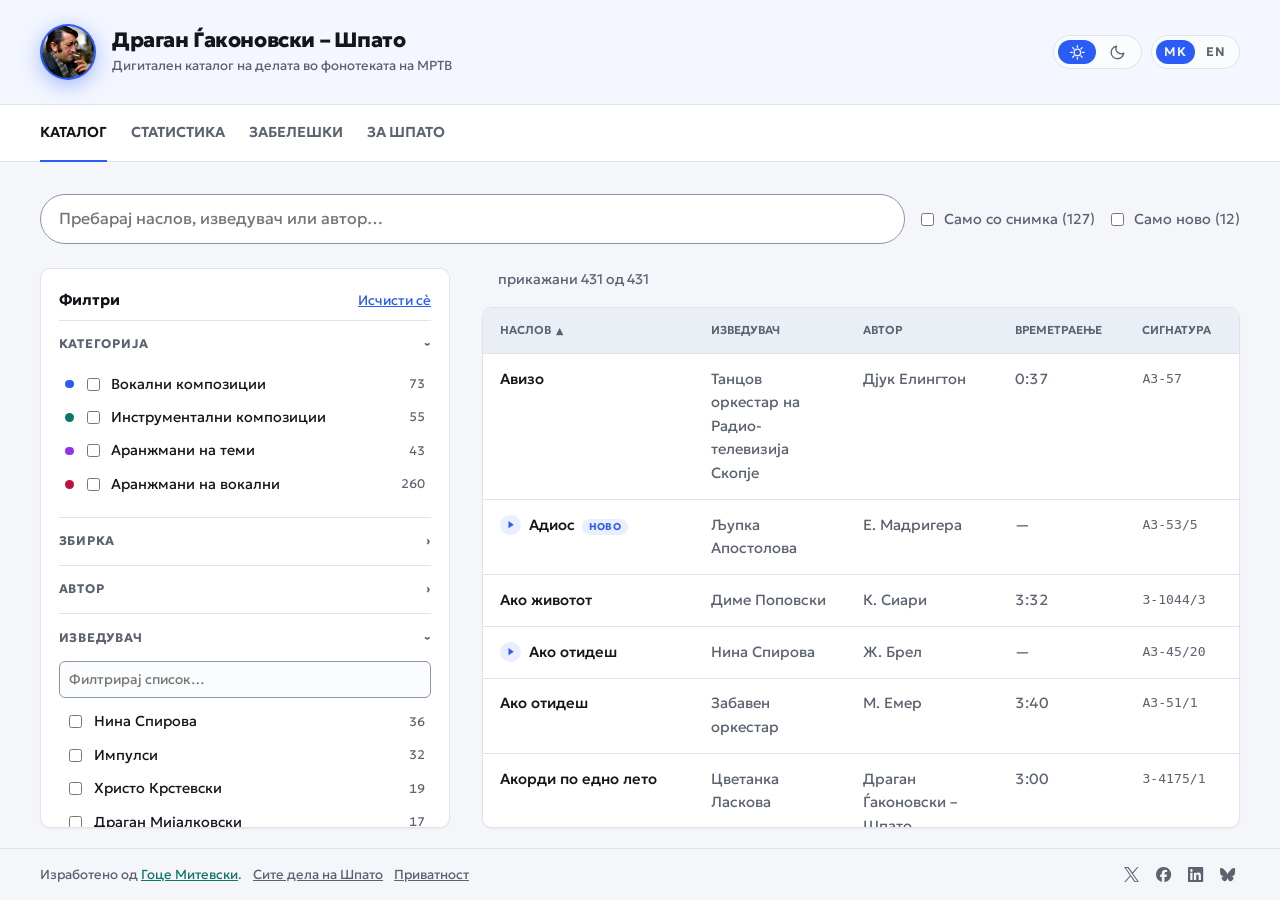
<file: index.html>
<!doctype html>
<html lang="mk">
<head>
  <meta charset="utf-8">
  <!-- resizes-content: on a phone the on-screen keyboard shrinks the layout
       viewport instead of floating over it, so the shell (100dvh) shrinks with
       it and the results stay visible above the keyboard rather than behind it.
       Unknown viewport keys are ignored, so browsers without it are unaffected. -->
  <meta name="viewport" content="width=device-width, initial-scale=1, interactive-widget=resizes-content">
  <title>Драган Ѓаконовски – Шпато - Дигитален каталог</title>
  <meta name="description" content="Дигитален каталог на делата на Драган Ѓаконовски – Шпато во фонотеката на МРТВ: композиции, аранжмани, изведувачи, времетраења, сигнатури и снимки.">
  <!-- max-image-preview:large lets the About photograph be shown at full size
       in search results; without it engines cap the preview at a thumbnail. -->
  <meta name="robots" content="index, follow, max-image-preview:large">
  <!-- Matomo, cookieless. The instance enforces "tracking without cookies" and
       the tracker is told the same, so no analytics cookie is written. The
       fragment is discarded because the catalogue keeps its state there, search
       text included, and Matomo would otherwise record it as part of the page
       URL. Only http(s) loads it: on file:// the absolute analytics URL would
       track a local read of the catalogue, and the app must keep working from
       disk. -->
  <script>
    if (location.protocol === "http:" || location.protocol === "https:") {
      var _paq = window._paq = window._paq || [];
      /* Both must be queued before trackPageView, or the first page view is the
         one that sets a cookie or carries the hash. */
      _paq.push(["disableCookies"]);
      _paq.push(["discardHashTag", true]);
      _paq.push(["trackPageView"]);
      _paq.push(["enableLinkTracking"]);
      (function () {
        var u = "https://analytics.gocemitevski.com/";
        _paq.push(["setTrackerUrl", u + "matomo.php"]);
        _paq.push(["setSiteId", "3"]);
        var d = document, g = d.createElement("script"), s = d.getElementsByTagName("script")[0];
        g.async = true;
        g.src = u + "matomo.js";
        s.parentNode.insertBefore(g, s);
      })();
    }
  </script>

  <!-- The shipped value is the dark canvas. app.js rewrites it from
       --theme-color whenever the theme changes, so the browser chrome follows
       what is on screen rather than the OS guess. -->
  <meta name="theme-color" content="#0d1117">

  <link rel="icon" href="assets/images/favicon.ico" sizes="16x16 32x32 48x48">
  <link rel="icon" href="assets/images/favicon-32.png" type="image/png" sizes="32x32">
  <link rel="icon" href="assets/images/favicon-16.png" type="image/png" sizes="16x16">
  <link rel="apple-touch-icon" href="assets/images/apple-touch-icon.png">

  <!-- Social sharing. Crawlers do not resolve relative URLs, so every URL here
       is absolute. These tags are static on purpose: a crawler never runs the
       app's language toggle, so what it sees is the Macedonian default. -->
  <link rel="canonical" href="https://shpato.gocemitevski.com/">
  <!-- The canonical names the root, not this file: Pages serves this same file
       at both / and /index.html with no redirect, so the two URLs are one
       document and this says which one to keep. A self-referential canonical
       here would ask a search engine to index the duplicate as well. robots.txt
       deliberately disallows nothing — a rule naming the index document reads
       as "the root is blocked" to a fetcher that normalises a directory URL
       into it — so the canonical is what keeps the pair together. -->
  <!-- The open data behind the catalogue, for machines rather than as an
       alternate page: a reader can download the same records as CSV or JSON
       from the toolbar. -->
  <link rel="alternate" type="application/json" href="data/catalog.json">
  <meta property="og:type" content="website">
  <meta property="og:site_name" content="Драган Ѓаконовски – Шпато">
  <meta property="og:url" content="https://shpato.gocemitevski.com/">
  <meta property="og:title" content="Драган Ѓаконовски – Шпато - Дигитален каталог">
  <meta property="og:description" content="Дигитален каталог на делата на Драган Ѓаконовски – Шпато во фонотеката на МРТВ: композиции, аранжмани, изведувачи, времетраења, сигнатури и снимки.">
  <meta property="og:locale" content="mk_MK">
  <meta property="og:locale:alternate" content="en_US">
  <meta property="og:image" content="https://shpato.gocemitevski.com/assets/images/Dragan-Gjakonovski-Shpato-Cover.png">
  <meta property="og:image:type" content="image/png">
  <meta property="og:image:width" content="1920">
  <meta property="og:image:height" content="1080">
  <meta property="og:image:alt" content="Портрет на Драган Ѓаконовски – Шпато во син прстен, со насловот и адресата на дигиталниот каталог">

  <!-- X/Twitter. summary_large_image is what renders the cover full width; the
       platform would fall back to the og: tags above, but declaring them keeps
       the card explicit rather than incidental. -->
  <meta name="twitter:card" content="summary_large_image">
  <meta name="twitter:title" content="Драган Ѓаконовски – Шпато - Дигитален каталог">
  <meta name="twitter:description" content="Дигитален каталог на делата на Драган Ѓаконовски – Шпато во фонотеката на МРТВ: композиции, аранжмани, изведувачи, времетраења, сигнатури и снимки.">
  <meta name="twitter:image" content="https://shpato.gocemitevski.com/assets/images/Dragan-Gjakonovski-Shpato-Cover.png">
  <meta name="twitter:image:alt" content="Портрет на Драган Ѓаконовски – Шпато во син прстен, со насловот и адресата на дигиталниот каталог">

  <!-- Structured data. Every fact here is one the About tab states, and every
       sameAs is a page that identifies the person rather than merely mentions
       him; move this block together with about.* in assets/i18n.js when either
       changes. No item counts are given: a number written here would go stale
       without anything noticing, and the app, not this file, owns the counts. -->
  <script type="application/ld+json">
  {
    "@context": "https://schema.org",
    "@graph": [
      {
        "@type": "Person",
        "@id": "https://shpato.gocemitevski.com/#person",
        "name": "Драган Ѓаконовски – Шпато",
        "alternateName": ["Шпато", "Dragan Gjakonovski – Shpato", "Dragan Gjakonovski-Špato", "Dragan Đakonovski"],
        "description": "Македонски композитор, аранжер, диригент и џез-музичар, основоположник на македонската забавна и џез-музика.",
        "birthDate": "1931-03-11",
        "birthPlace": { "@type": "Place", "name": "Скопје" },
        "deathDate": "1987-01-03",
        "deathPlace": { "@type": "Place", "name": "Скопје" },
        "jobTitle": ["композитор", "аранжер", "диригент", "џез-музичар"],
        "image": "https://shpato.gocemitevski.com/assets/images/Dragan-Gjakonovski-Shpato-About.jpg",
        "url": "https://shpato.gocemitevski.com/",
        "sameAs": [
          "https://mk.wikipedia.org/wiki/%D0%94%D1%80%D0%B0%D0%B3%D0%B0%D0%BD_%D0%83%D0%B0%D0%BA%D0%BE%D0%BD%D0%BE%D0%B2%D1%81%D0%BA%D0%B8_-_%D0%A8%D0%BF%D0%B0%D1%82%D0%BE",
          "https://sokom.mk/mk/%D0%B4%D1%80%D0%B0%D0%B3%D0%B0%D0%BD-%D1%93%D0%B0%D0%BA%D0%BE%D0%BD%D0%BE%D0%B2%D1%81%D0%BA%D0%B8-%D1%88%D0%BF%D0%B0%D1%82%D0%BE/",
          "https://eprints.ugd.edu.mk/13123/",
          "https://js.ugd.edu.mk/index.php/YFMA/article/view/2916"
        ]
      },
      {
        "@type": "WebSite",
        "@id": "https://shpato.gocemitevski.com/#website",
        "url": "https://shpato.gocemitevski.com/",
        "name": "Драган Ѓаконовски – Шпато · Дигитален каталог",
        "inLanguage": ["mk", "en"],
        "about": { "@id": "https://shpato.gocemitevski.com/#person" }
      },
      {
        "@type": "CollectionPage",
        "@id": "https://shpato.gocemitevski.com/#catalogue",
        "url": "https://shpato.gocemitevski.com/",
        "name": "Дигитален каталог на делата на Драган Ѓаконовски – Шпато",
        "description": "Каталог на делата на Драган Ѓаконовски – Шпато во фонотеката на МРТВ, со изведувачи, времетраења, сигнатури и снимки.",
        "inLanguage": "mk",
        "isPartOf": { "@id": "https://shpato.gocemitevski.com/#website" },
        "about": { "@id": "https://shpato.gocemitevski.com/#person" }
      }
    ]
  }
  </script>

  <script>
    /* Apply the saved theme before first paint to avoid a flash, and hold the
       shell back until app.js has written its labels. Every string in it comes
       from assets/i18n.js, so a shell painted before the app runs is an empty
       one, and it moves when the labels land: Lighthouse measured CLS 0.88 on a
       phone for exactly that. app.js clears both classes — the first once the
       labels are in, the second once the catalogue has rendered, because the
       footer on a phone sits where 431 rows are about to arrive. The timer is
       the way out if the app never runs at all, and it stays out of the way of
       a slow one. */
    (function () {
      var root = document.documentElement;
      root.classList.add("boot-shell", "boot-foot");
      setTimeout(function () {
        if (!window.SHPATO_STARTED) root.classList.remove("boot-shell", "boot-foot");
      }, 4000);
      try {
        var saved = localStorage.getItem("shpato-theme");
        var theme = saved || (window.matchMedia && window.matchMedia("(prefers-color-scheme: dark)").matches ? "dark" : "light");
        root.setAttribute("data-theme", theme);
      } catch (e) {}
    })();
  </script>
  <link rel="stylesheet" href="assets/styles.min.css">
</head>
<body class="app">
  <a class="skip-link" href="#main" data-i18n="a11y.skip"></a>

  <header class="site-header">
    <a class="brand" href="./" id="home-link">
      <span class="brand-mark" aria-hidden="true">
        <!-- 168px is the 56px mark at 3x, which is as much of it as any screen
             resolves; the 512px original is 22 KB of pixels nobody sees, and on
             a phone it competed with the scripts that label the shell. -->
        <img src="assets/images/Dragan-Gjakonovski-Shpato-Icon-168.webp" alt="" width="168" height="168">
      </span>
      <span class="brand-text">
        <h1 id="app-title"></h1>
        <p id="app-subtitle"></p>
      </span>
    </a>
    <div class="header-actions">
      <div class="theme-toggle" id="theme-toggle" role="group" data-i18n-label="theme.label">
        <button type="button" data-theme="light" aria-pressed="false">
          <svg class="toggle-icon" viewBox="0 0 24 24" aria-hidden="true" focusable="false">
            <circle cx="12" cy="12" r="4.6"/>
            <path d="M12 2.4v2.2M12 19.4v2.2M2.4 12h2.2M19.4 12h2.2M5.2 5.2l1.6 1.6M17.2 17.2l1.6 1.6M18.8 5.2l-1.6 1.6M6.8 17.2l-1.6 1.6"/>
          </svg>
        </button>
        <button type="button" data-theme="dark" aria-pressed="false">
          <svg class="toggle-icon" viewBox="0 0 24 24" aria-hidden="true" focusable="false">
            <path d="M21 13.1A9 9 0 1 1 10.9 3.1 7.4 7.4 0 0 0 21 13.1Z"/>
          </svg>
        </button>
      </div>
      <div class="lang-toggle" role="group" data-i18n-label="a11y.language">
        <button type="button" data-lang="mk">МК</button>
        <button type="button" data-lang="en">EN</button>
      </div>
    </div>
  </header>

  <nav class="tabs-nav" data-i18n-label="a11y.sections">
    <div class="tabs" id="tabs" role="tablist">
      <button type="button" role="tab" id="tab-catalog" data-tab="catalog" aria-controls="view-catalog" aria-selected="true"></button>
      <button type="button" role="tab" id="tab-stats" data-tab="stats" aria-controls="view-stats" aria-selected="false" tabindex="-1"></button>
      <button type="button" role="tab" id="tab-notes" data-tab="notes" aria-controls="view-notes" aria-selected="false" tabindex="-1"></button>
      <button type="button" role="tab" id="tab-about" data-tab="about" aria-controls="view-about" aria-selected="false" tabindex="-1"></button>
    </div>
  </nav>

  <main id="main" tabindex="-1">
    <!-- Catalogue -->
    <section id="view-catalog" class="view" role="tabpanel" aria-labelledby="tab-catalog">
      <div class="toolbar">
        <input id="search" class="search" type="search" autocomplete="off" data-i18n-label="search.label">
        <!-- Below the two-pane width the facet panel is a disclosure and this is
             its handle: the script shows it there and hides it where the panel
             is a permanent pane. Hidden in the markup so a wide window never
             flashes it. -->
        <button type="button" id="filters-toggle" class="btn filters-toggle"
                aria-expanded="true" aria-controls="filters" hidden>
          <span data-i18n="filters.title"></span>
          <span class="chev" aria-hidden="true">›</span>
        </button>
        <div class="checks" id="filter-checks">
          <label class="check" id="only-video-wrap">
            <input type="checkbox" id="only-video">
            <span id="only-video-label"></span>
          </label>
          <label class="check" id="only-new-wrap">
            <input type="checkbox" id="only-new">
            <span id="only-new-label"></span>
          </label>
        </div>
      </div>

      <div class="layout">
        <div class="filters" id="filters" role="region" aria-labelledby="filters-title">
          <div class="filters-head">
            <h2 id="filters-title"></h2>
            <button type="button" id="clear-filters" class="link-btn"></button>
          </div>
          <div id="facet-category"></div>
          <div id="facet-collection"></div>
          <div id="facet-composer"></div>
          <div id="facet-performer"></div>
          <div id="facet-duration"></div>
          <div class="export">
            <button type="button" id="export-btn" class="btn export-btn"
                    aria-haspopup="true" aria-expanded="false" aria-controls="export-menu">
              <span data-i18n="export.label"></span>
              <span class="chev" aria-hidden="true">›</span>
            </button>
            <div class="menu" id="export-menu" role="menu" data-i18n-label="export.label" hidden>
              <button type="button" role="menuitem" data-export="csv" data-i18n="export.optionCsv"></button>
              <button type="button" role="menuitem" data-export="json" data-i18n="export.optionJson"></button>
            </div>
          </div>
        </div>

        <div class="results">
          <p class="result-meta" id="result-meta" role="status"></p>
          <div class="table-frame">
            <div class="table-wrap">
              <table class="catalog-table">
                <caption class="visually-hidden" data-i18n="catalog.caption"></caption>
                <thead>
                  <tr>
                    <th scope="col" data-sort="title" class="sortable" aria-sort="ascending"><button type="button" class="th-sort"><span class="th-label"></span><span class="th-arrow" aria-hidden="true"></span></button></th>
                    <th scope="col" data-sort="performer" class="sortable"><button type="button" class="th-sort"><span class="th-label"></span><span class="th-arrow" aria-hidden="true"></span></button></th>
                    <th scope="col" data-sort="composer" class="sortable"><button type="button" class="th-sort"><span class="th-label"></span><span class="th-arrow" aria-hidden="true"></span></button></th>
                    <th scope="col" data-sort="durationSec" class="sortable"><button type="button" class="th-sort"><span class="th-label"></span><span class="th-arrow" aria-hidden="true"></span></button></th>
                    <th scope="col" data-sort="signature" class="sortable"><button type="button" class="th-sort"><span class="th-label"></span><span class="th-arrow" aria-hidden="true"></span></button></th>
                  </tr>
                </thead>
                <tbody id="catalog-body"></tbody>
              </table>
              <!-- Inside the scroller, so it stands in the card where the rows
                   would begin rather than below the card. See .empty. -->
              <p class="empty" id="catalog-empty" hidden></p>
            </div>
            <!-- One layer per side, above the card: see .pan-cue. -->
            <div class="pan-cue left" aria-hidden="true"></div>
            <div class="pan-cue right" aria-hidden="true"></div>
          </div>
        </div>
      </div>
    </section>

    <!-- Statistics -->
    <section id="view-stats" class="view" role="tabpanel" aria-labelledby="tab-stats" tabindex="0" hidden>
      <h2 class="section-title" data-i18n="tab.stats"></h2>
      <div id="stat-cards" class="cards"></div>
      <div class="charts">
        <div class="chart-block">
          <h3 data-i18n="stats.byCategory"></h3>
          <div id="chart-category" class="bars"></div>
        </div>
        <div class="chart-block">
          <h3 data-i18n="stats.byCollection"></h3>
          <div id="chart-collection" class="bars"></div>
        </div>
        <div class="chart-block">
          <h3 data-i18n="stats.topPerformers"></h3>
          <div id="chart-performers" class="bars"></div>
        </div>
        <div class="chart-block">
          <h3 data-i18n="stats.topComposers"></h3>
          <div id="chart-composers" class="bars"></div>
        </div>
        <div class="chart-block wide">
          <h3 data-i18n="stats.durationDist"></h3>
          <div id="chart-duration" class="bars"></div>
        </div>
      </div>
    </section>

    <!-- Data notes -->
    <section id="view-notes" class="view" role="tabpanel" aria-labelledby="tab-notes" hidden>
      <h2 class="section-title" data-i18n="notes.title"></h2>
      <p class="intro" data-i18n="notes.intro"></p>
      <div class="toolbar">
        <label class="field">
          <span data-i18n="notes.severity"></span>
          <select id="note-severity">
            <option value=""></option>
            <option value="warning"></option>
            <option value="info"></option>
          </select>
        </label>
        <label class="field">
          <span data-i18n="notes.rule"></span>
          <select id="note-rule"></select>
        </label>
      </div>
      <div class="table-frame">
        <div class="table-wrap">
          <table class="catalog-table notes-table">
            <caption class="visually-hidden" data-i18n="notes.title"></caption>
            <thead>
              <tr>
                <th scope="col" data-i18n="notes.record"></th>
                <th scope="col" data-i18n="notes.rule"></th>
                <th scope="col" data-i18n="notes.severity"></th>
                <th scope="col" data-i18n="notes.rawShort"></th>
                <th scope="col" data-i18n="notes.normalized"></th>
                <th scope="col" data-i18n="notes.source"></th>
              </tr>
            </thead>
            <tbody id="note-body"></tbody>
          </table>
          <!-- Inside the scroller, like the catalogue's: see .empty. -->
          <p class="empty" id="note-empty" hidden></p>
        </div>
        <!-- One layer per side, above the card: see .pan-cue. -->
        <div class="pan-cue left" aria-hidden="true"></div>
        <div class="pan-cue right" aria-hidden="true"></div>
      </div>
      <div id="note-more" class="table-more"></div>
    </section>

    <!-- About Shpato -->
    <section id="view-about" class="view" role="tabpanel" aria-labelledby="tab-about" hidden>
      <h2 class="section-title" data-i18n="tab.about"></h2>
      <div class="about">
        <div class="about-body">
          <p class="about-lead" data-i18n="about.lead"></p>
          <p data-i18n="about.bio1"></p>
          <p data-i18n="about.bio2"></p>
          <p data-i18n="about.bio3"></p>
        </div>
        <figure class="about-portrait">
          <!-- Lazy: the tab is hidden until it is opened, so this is 170 KB that
               nobody has asked for yet, and on a phone it competed with the
               catalogue for the bandwidth that decides first paint. -->
          <img src="assets/images/Dragan-Gjakonovski-Shpato-About.jpg" alt="" width="800" height="994"
               data-i18n-alt="about.photoAlt" loading="lazy" decoding="async">
          <figcaption>
            <span data-i18n="about.caption"></span>
            <span class="credit" data-i18n="about.credit"></span>
          </figcaption>
        </figure>
        <dl class="facts">
          <dt data-i18n="about.bornLabel"></dt><dd data-i18n="about.bornValue"></dd>
          <dt data-i18n="about.diedLabel"></dt><dd data-i18n="about.diedValue"></dd>
          <dt data-i18n="about.rolesLabel"></dt><dd data-i18n="about.rolesValue"></dd>
          <dt data-i18n="about.groupsLabel"></dt><dd data-i18n="about.groupsValue"></dd>
          <dt data-i18n="about.familyLabel"></dt><dd data-i18n="about.familyValue"></dd>
          <dt data-i18n="about.opusLabel"></dt><dd data-i18n="about.opusValue"></dd>
        </dl>
      </div>
      <h3 class="about-sources-title" data-i18n="about.sources"></h3>
      <p class="about-sources-note" data-i18n="about.sourcesNote"></p>
      <ul class="sources">
        <li><a href="https://plus.cobiss.net/cobiss/mk/mk/data/cobib/85237258" target="_blank" rel="noopener" data-i18n="about.source1"></a></li>
        <li><a href="https://eprints.ugd.edu.mk/13123/" target="_blank" rel="noopener" data-i18n="about.source2"></a></li>
        <li><a href="https://js.ugd.edu.mk/index.php/YFMA/article/view/2916" target="_blank" rel="noopener" data-i18n="about.source3"></a></li>
      </ul>
    </section>

    <!-- Privacy notice. A view without a tab of its own: the strip is sized for
         four, so this one is reached from the footer.
         role="region" rather than "tabpanel" for the same reason — no tab
         controls it, so nothing may claim one does. -->
    <section id="view-privacy" class="view" role="region" aria-labelledby="privacy-title" hidden>
      <h2 class="section-title" id="privacy-title" tabindex="-1" data-i18n="privacy.title"></h2>
      <p class="intro" data-i18n="privacy.intro"></p>
      <div class="privacy">
        <h3 data-i18n="privacy.controllerTitle"></h3>
        <p><span data-i18n="privacy.controller"></span> <a href="mailto:contact@gocemitevski.com" data-i18n="privacy.email"></a>.</p>
        <h3 data-i18n="privacy.analyticsTitle"></h3>
        <p data-i18n="privacy.analytics"></p>
        <h3 data-i18n="privacy.cookiesTitle"></h3>
        <p data-i18n="privacy.cookies"></p>
        <h3 data-i18n="privacy.mediaTitle"></h3>
        <p data-i18n="privacy.media"></p>
        <h3 data-i18n="privacy.rightsTitle"></h3>
        <p data-i18n="privacy.rights"></p>
      </div>
      <h3 class="about-sources-title" data-i18n="privacy.links"></h3>
      <ul class="sources">
        <li><a href="https://matomo.org/privacy-policy/" target="_blank" rel="noopener" data-i18n="privacy.link1"></a></li>
        <li><a href="https://azlp.mk/" target="_blank" rel="noopener" data-i18n="privacy.link2"></a></li>
      </ul>
    </section>
  </main>

  <!-- Below the pane on purpose: a row of the shell, so the pane never has to
       scroll to reach it and the catalogue never grows a second scrollbar for
       the credit line. -->
  <footer class="site-footer">
    <p class="footer-credit">
      <span data-i18n="app.credit"></span>
      <a href="https://www.gocemitevski.com" target="_blank" rel="noopener">Гоце Митевски</a>.
      <!-- The crawlable catalogue: the same works as one plain document, for a
           reader who wants the whole list at once and for a crawler that runs no
           scripts. Kept beside the privacy door, since it is the other page
           that is not a tab. -->
      <a class="link-btn" href="dela.html" data-i18n="footer.allWorks"></a>
      <button type="button" class="link-btn" id="privacy-link" data-i18n="privacy.link"></button>
    </p>
    <!-- Share intents, not profile links: what is passed on is the catalogue.
         renderShareLinks() fills the hrefs from the canonical address, so they
         name the site even when this file was opened from disk. Glyphs are
         Simple Icons (CC0). -->
    <div class="footer-share" role="group" data-i18n-label="share.label">
      <a id="share-x" target="_blank" rel="noopener" data-i18n-label="share.x">
        <svg viewBox="0 0 24 24" aria-hidden="true" focusable="false">
          <path d="M14.234 10.162 22.977 0h-2.072l-7.591 8.824L7.251 0H.258l9.168 13.343L.258 24H2.33l8.016-9.318L16.749 24h6.993zm-2.837 3.299-.929-1.329L3.076 1.56h3.182l5.965 8.532.929 1.329 7.754 11.09h-3.182z"/>
        </svg>
      </a>
      <a id="share-facebook" target="_blank" rel="noopener" data-i18n-label="share.facebook">
        <svg viewBox="0 0 24 24" aria-hidden="true" focusable="false">
          <path d="M9.101 23.691v-7.98H6.627v-3.667h2.474v-1.58c0-4.085 1.848-5.978 5.858-5.978.401 0 .955.042 1.468.103a8.68 8.68 0 0 1 1.141.195v3.325a8.623 8.623 0 0 0-.653-.036 26.805 26.805 0 0 0-.733-.009c-.707 0-1.259.096-1.675.309a1.686 1.686 0 0 0-.679.622c-.258.42-.374.995-.374 1.752v1.297h3.919l-.386 2.103-.287 1.564h-3.246v8.245C19.396 23.238 24 18.179 24 12.044c0-6.627-5.373-12-12-12s-12 5.373-12 12c0 5.628 3.874 10.35 9.101 11.647Z"/>
        </svg>
      </a>
      <a id="share-linkedin" target="_blank" rel="noopener" data-i18n-label="share.linkedin">
        <svg viewBox="0 0 24 24" aria-hidden="true" focusable="false">
          <path d="M20.447 20.452h-3.554v-5.569c0-1.328-.027-3.037-1.852-3.037-1.853 0-2.136 1.445-2.136 2.939v5.667H9.351V9h3.414v1.561h.046c.477-.9 1.637-1.85 3.37-1.85 3.601 0 4.267 2.37 4.267 5.455v6.286zM5.337 7.433c-1.144 0-2.063-.926-2.063-2.065 0-1.138.92-2.063 2.063-2.063 1.14 0 2.064.925 2.064 2.063 0 1.139-.925 2.065-2.064 2.065zm1.782 13.019H3.555V9h3.564v11.452zM22.225 0H1.771C.792 0 0 .774 0 1.729v20.542C0 23.227.792 24 1.771 24h20.451C23.2 24 24 23.227 24 22.271V1.729C24 .774 23.2 0 22.222 0h.003z"/>
        </svg>
      </a>
      <a id="share-bluesky" target="_blank" rel="noopener" data-i18n-label="share.bluesky">
        <svg viewBox="0 0 24 24" aria-hidden="true" focusable="false">
          <path d="M5.202 2.857C7.954 4.922 10.913 9.11 12 11.358c1.087-2.247 4.046-6.436 6.798-8.501C20.783 1.366 24 .213 24 3.883c0 .732-.42 6.156-.667 7.037-.856 3.061-3.978 3.842-6.755 3.37 4.854.826 6.089 3.562 3.422 6.299-5.065 5.196-7.28-1.304-7.847-2.97-.104-.305-.152-.448-.153-.327 0-.121-.05.022-.153.327-.568 1.666-2.782 8.166-7.847 2.97-2.667-2.737-1.432-5.473 3.422-6.3-2.777.473-5.899-.308-6.755-3.369C.42 10.04 0 4.615 0 3.883c0-3.67 3.217-2.517 5.202-1.026"/>
        </svg>
      </a>
    </div>
  </footer>

  <!-- Detail drawer -->
  <div id="drawer" class="drawer" hidden>
    <div class="drawer-backdrop" data-close></div>
    <div class="drawer-panel" role="dialog" aria-modal="true" aria-labelledby="drawer-title">
      <button type="button" class="drawer-close" data-close data-i18n-label="a11y.close">×</button>
      <div id="drawer-content"></div>
    </div>
  </div>

  <!-- YouTube mini-player. It sits outside the drawer on purpose: a work keeps
       playing while its details are open and while the catalogue is filtered. -->
  <div id="player" class="player" role="region" data-i18n-label="player.label" hidden>
    <div class="player-frame" id="player-frame"></div>
    <div class="player-bar">
      <div class="player-meta">
        <span class="player-title" id="player-title"></span>
        <span class="player-sub" id="player-sub"></span>
        <a class="player-link" id="player-link" href="#" target="_blank" rel="noopener"
           data-i18n="player.watch"></a>
      </div>
      <button type="button" class="player-close" id="player-close"
              data-i18n-label="player.close">×</button>
    </div>
  </div>

  <!-- The order is load-bearing twice over: i18n before app, so the shell can be
       labelled without waiting for the catalogue, and the catalogue fetched by
       app.js only after that, so its 40 KB is not in the same burst as these
       two. fetchpriority: without it these sit behind the two font files, which
       are 42 KB, and the shell stays unlabelled while a typeface it does not
       need yet arrives ahead of it. notes.js is 145 KB that only the Забелешки
       tab reads, so app.js fetches it when that tab is first opened. -->
  <script src="assets/i18n.min.js" fetchpriority="high"></script>
  <script src="assets/app.min.js" fetchpriority="high"></script>
</body>
</html>
</file>
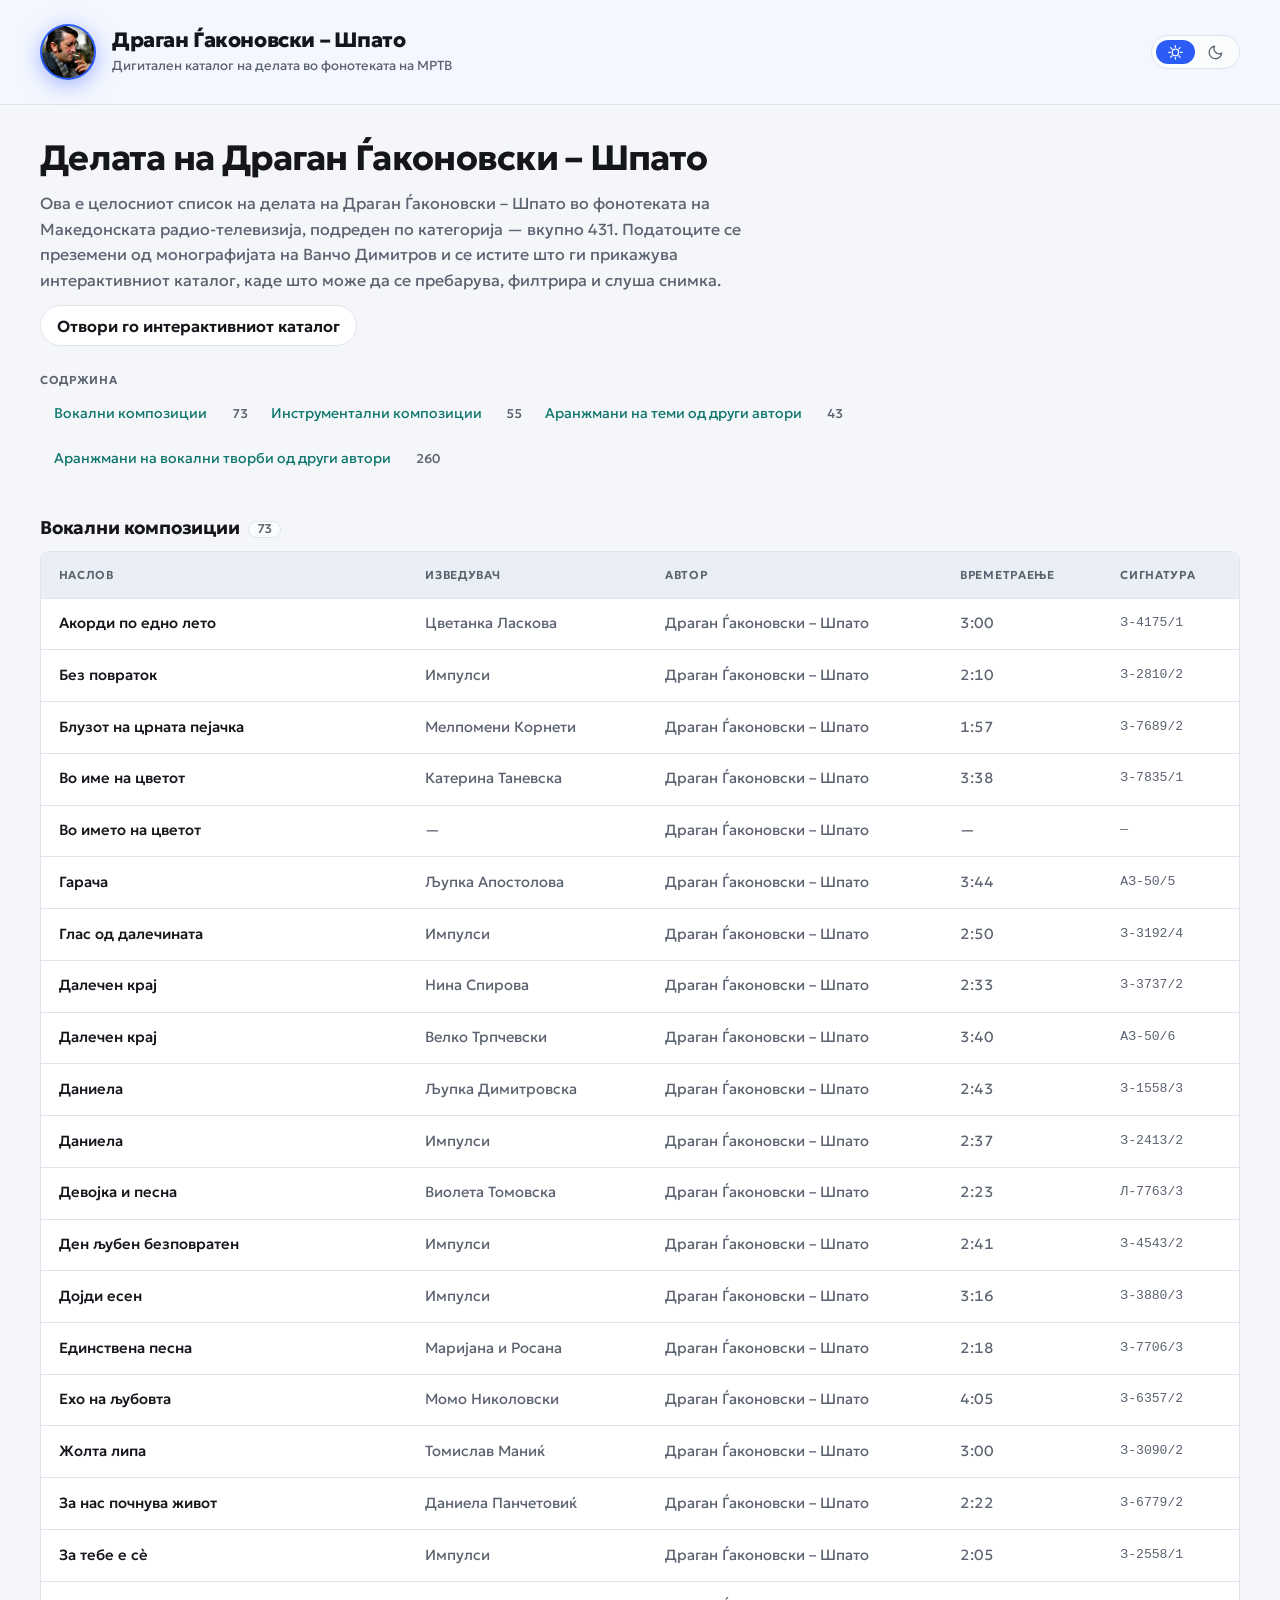
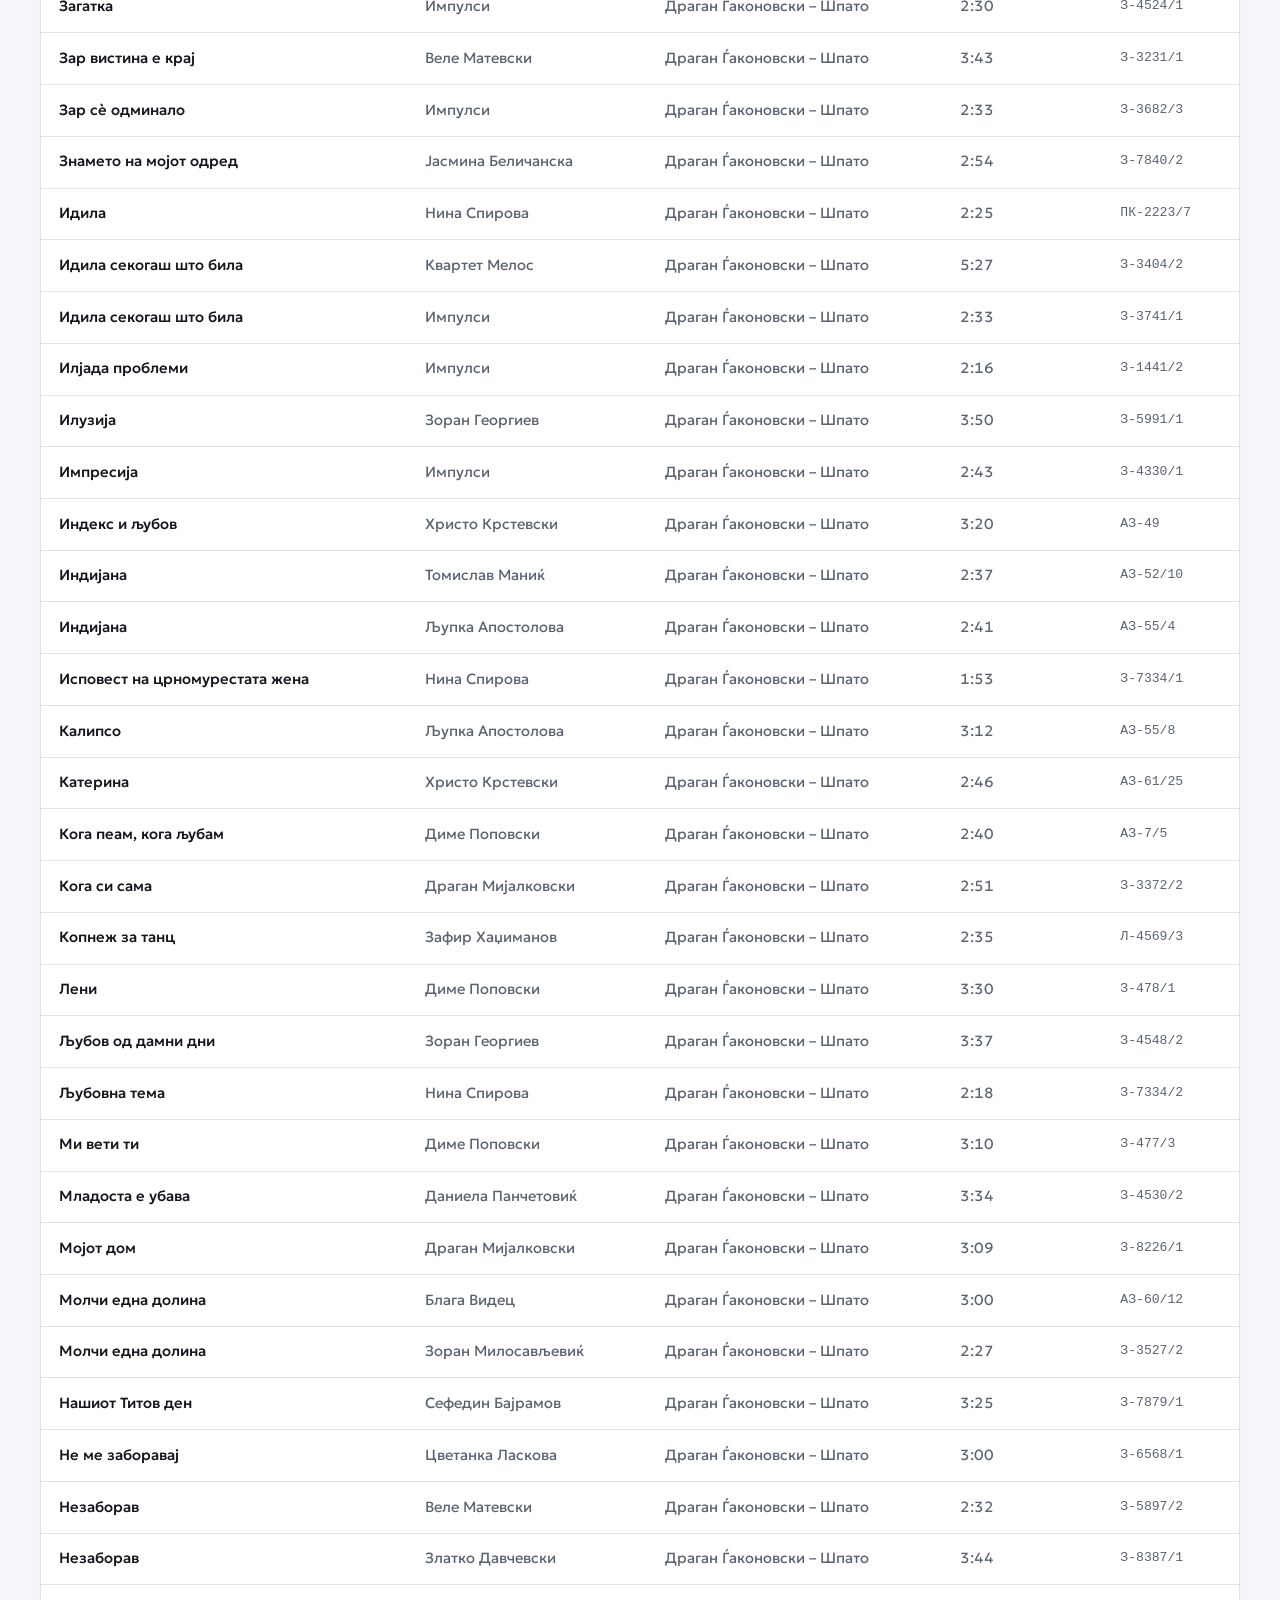
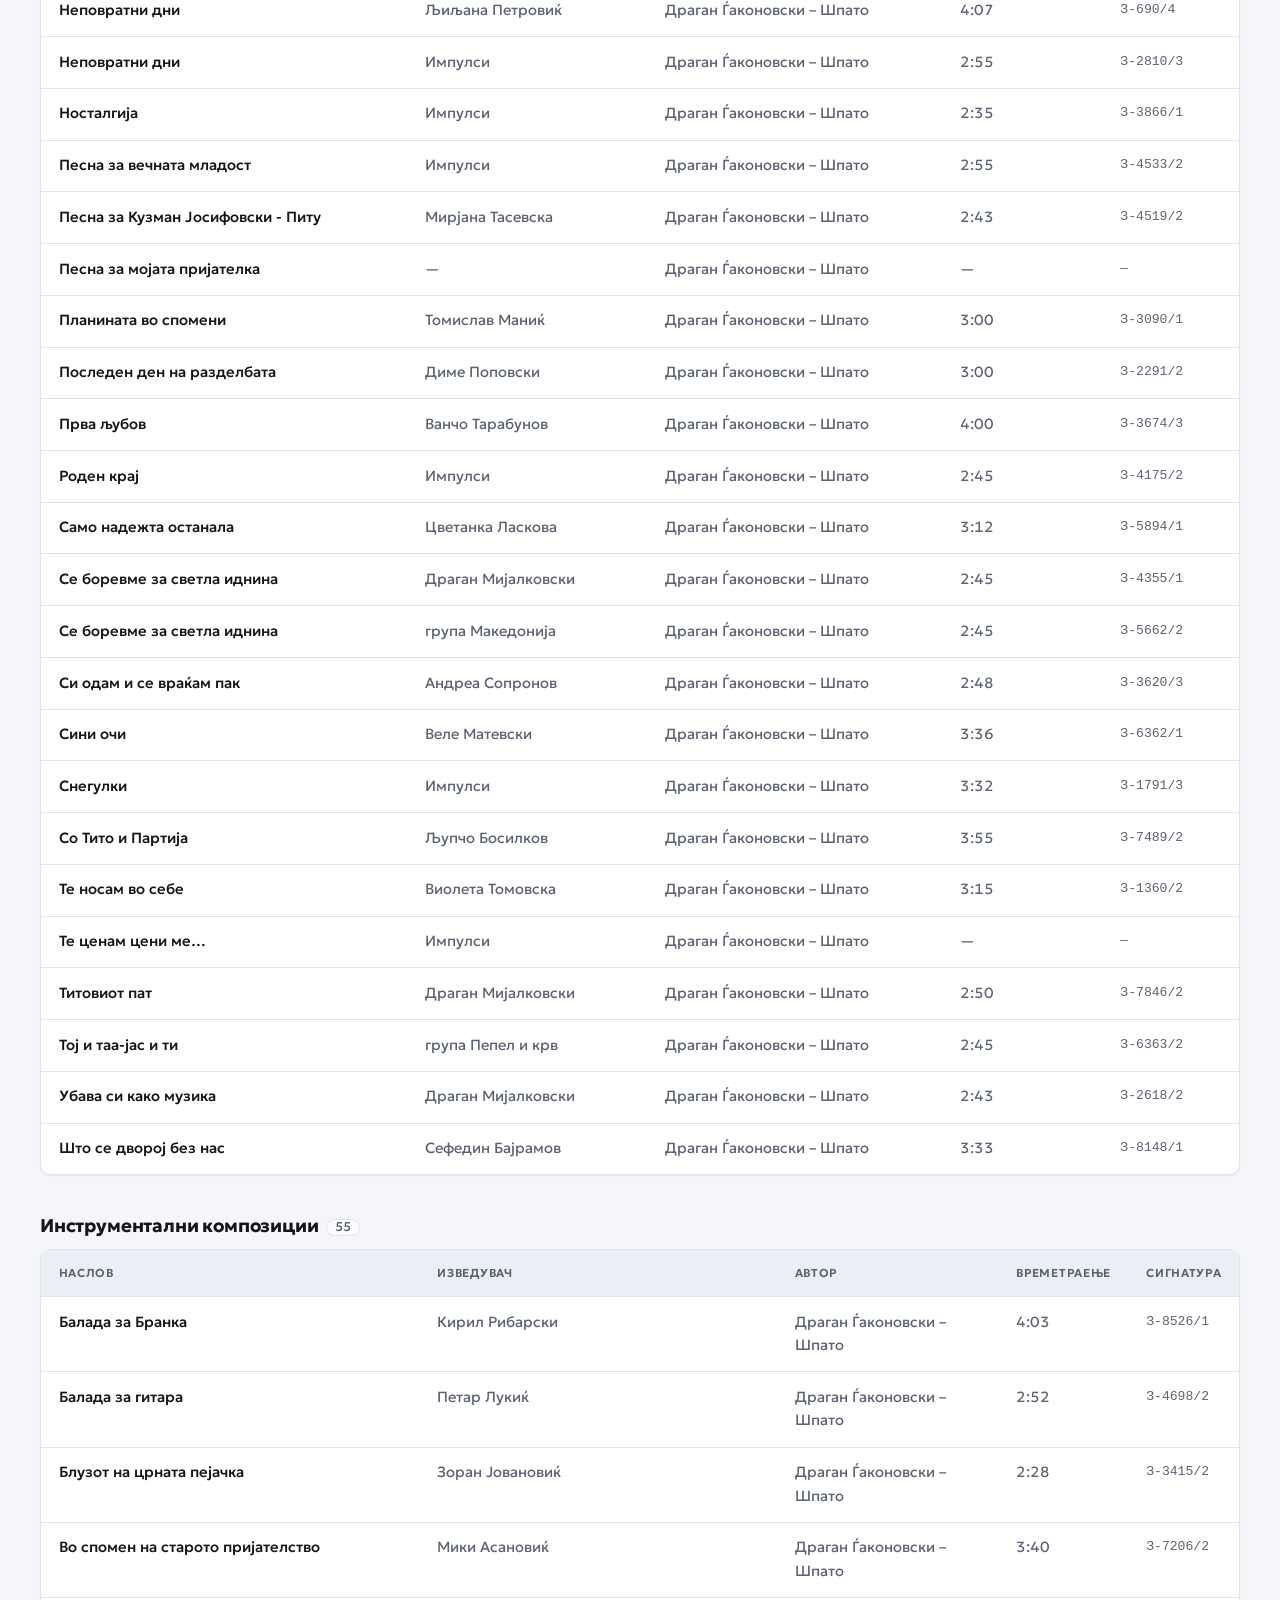
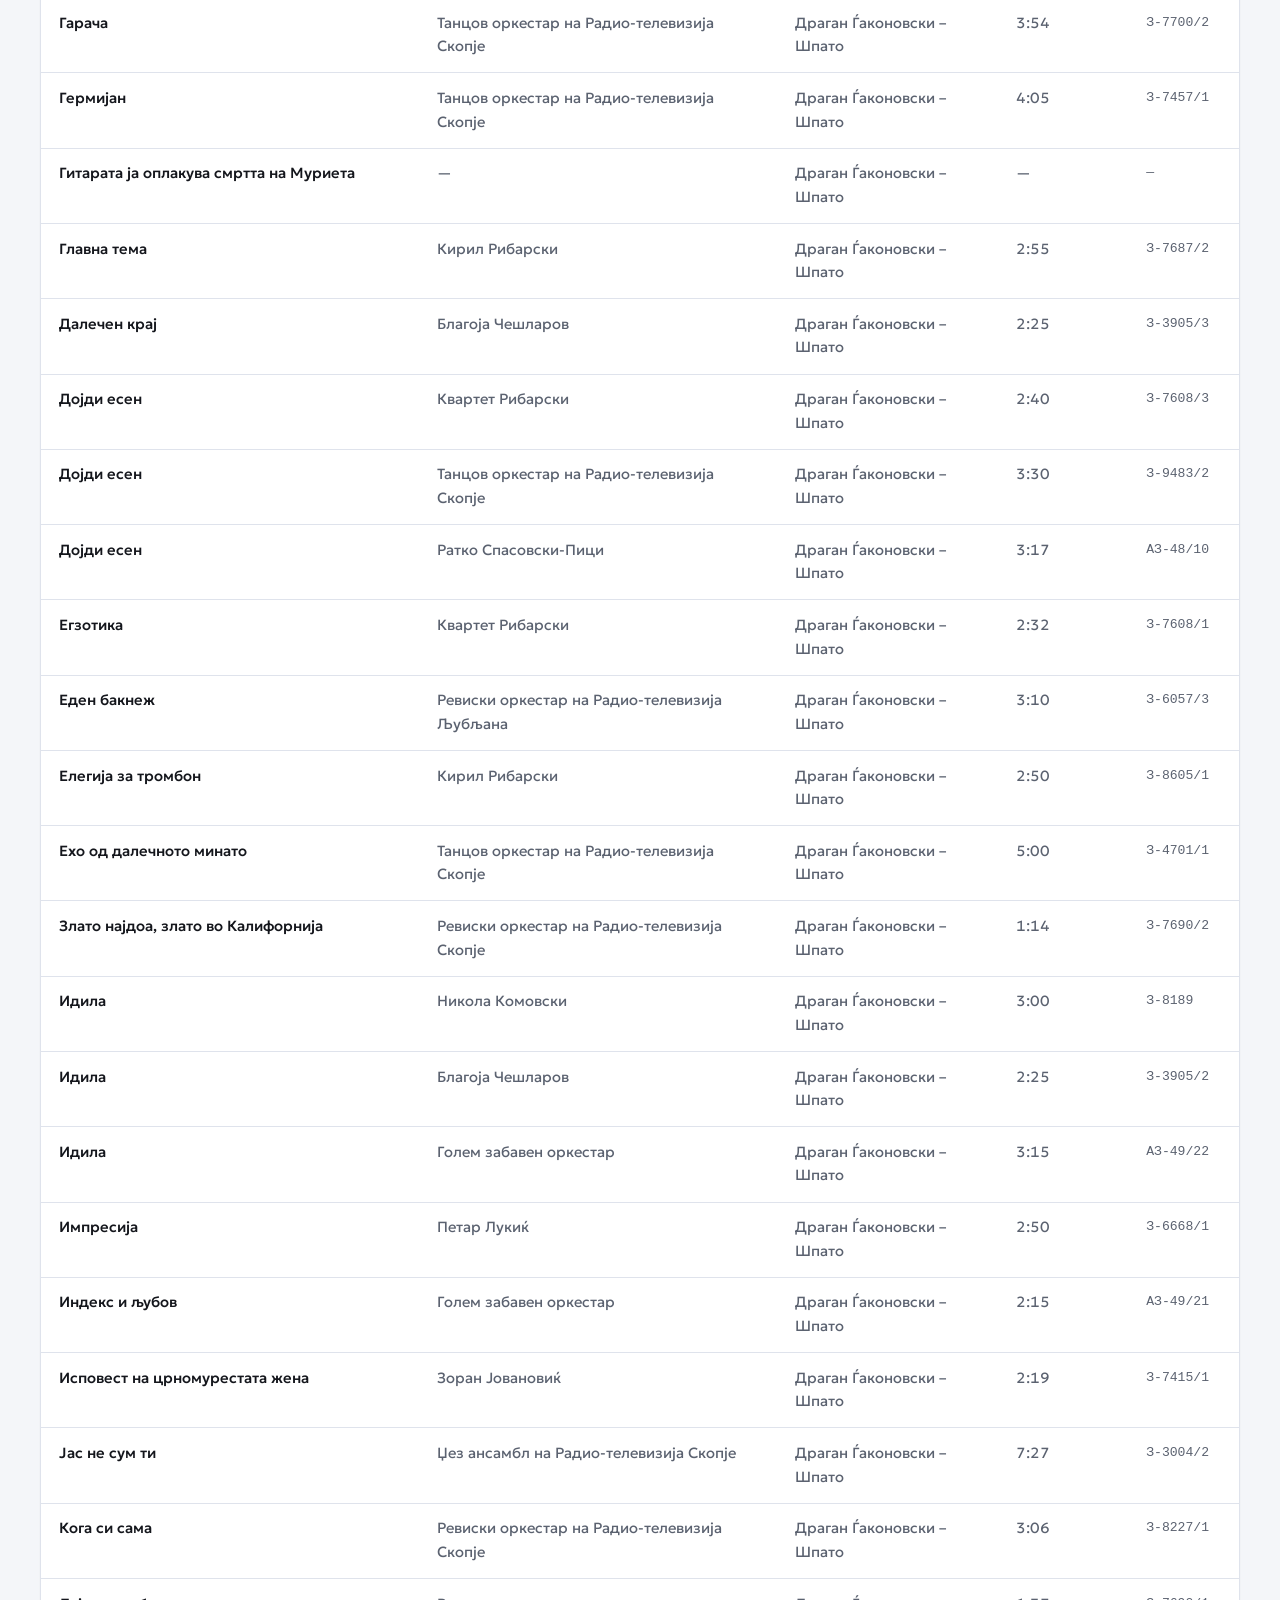
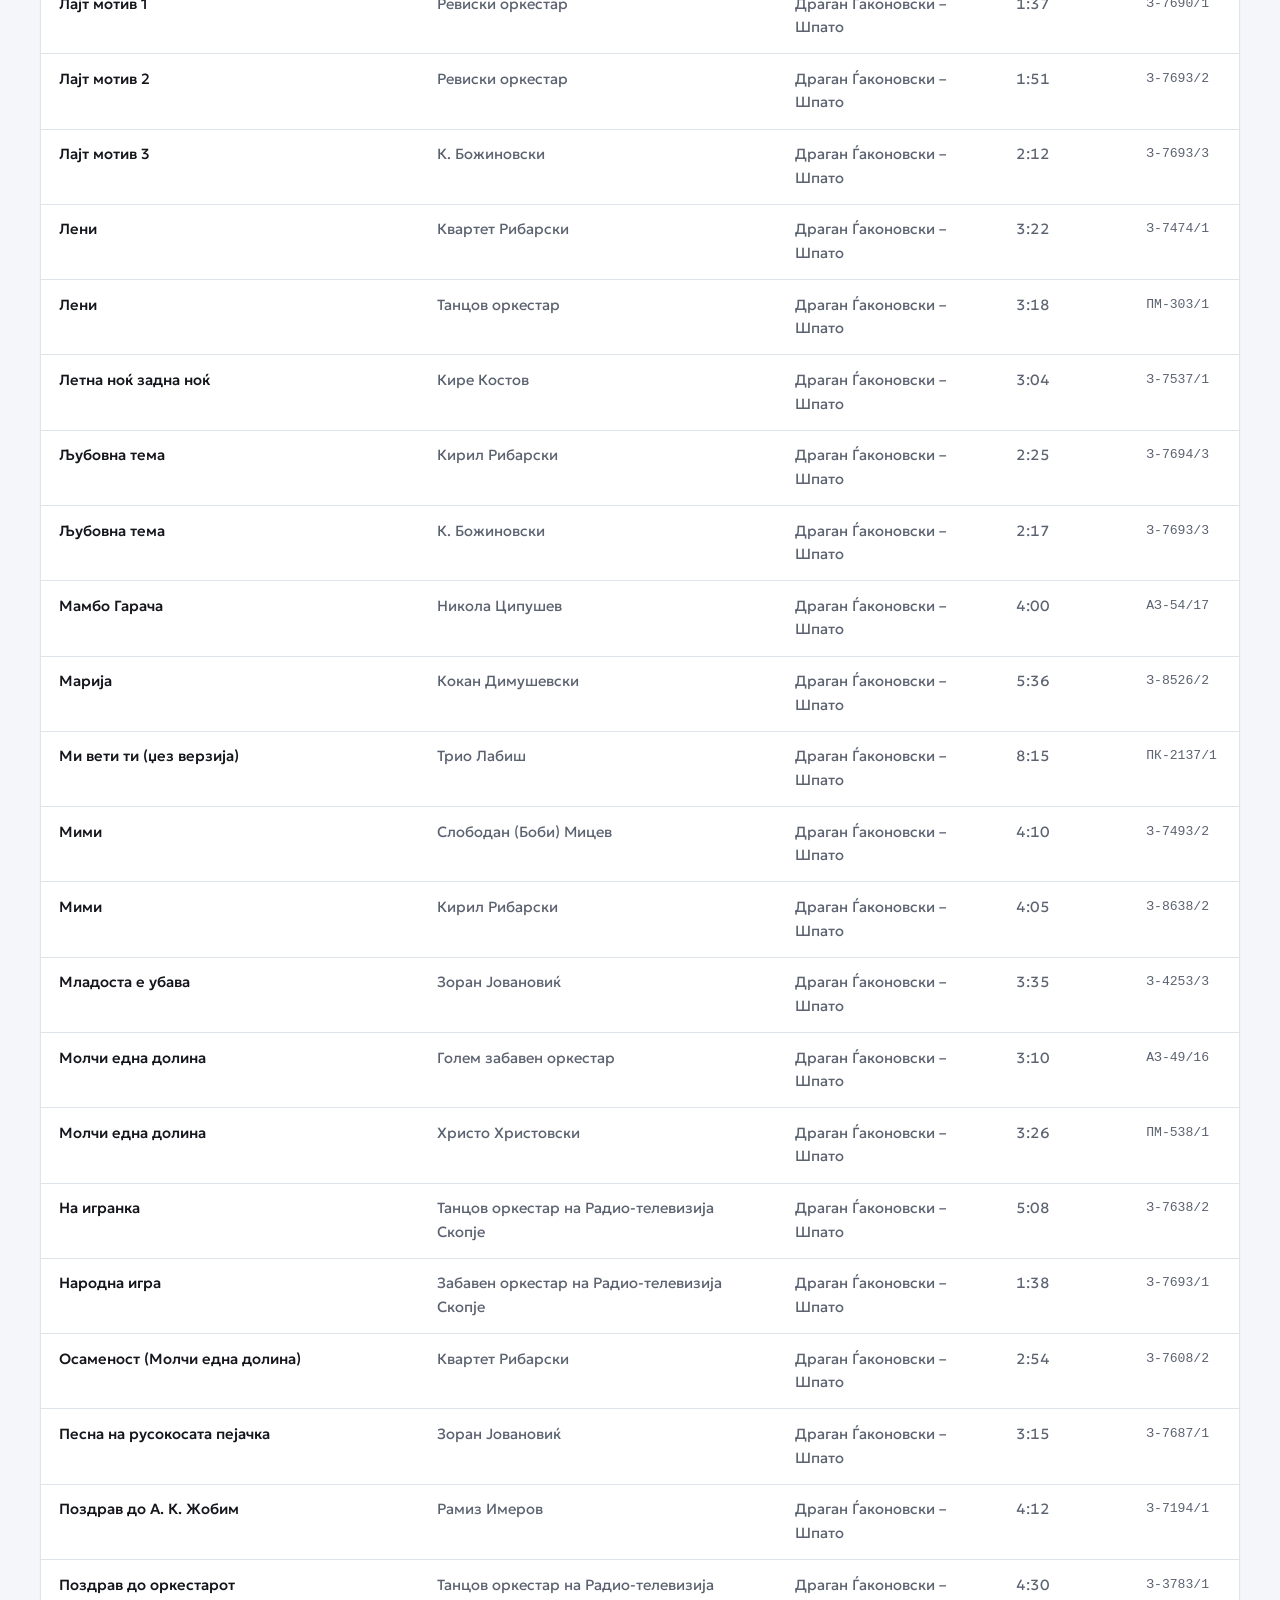
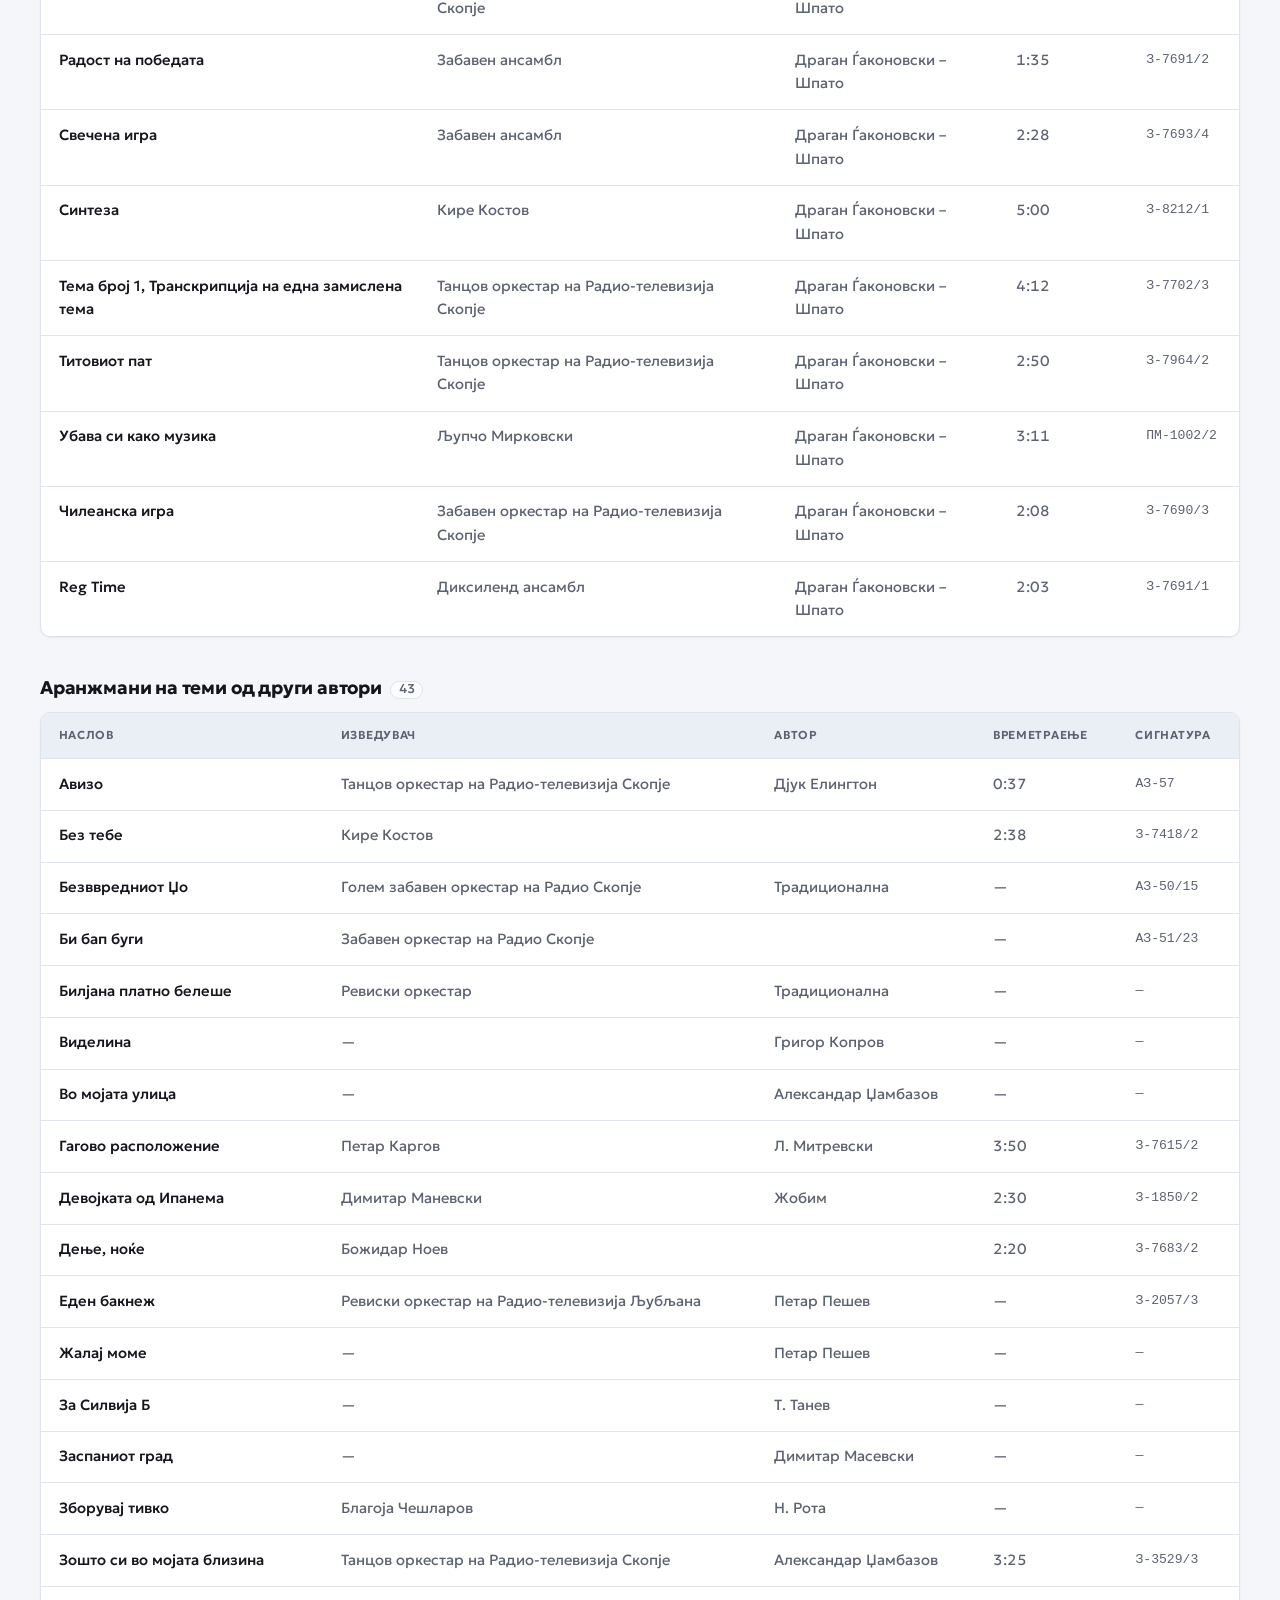
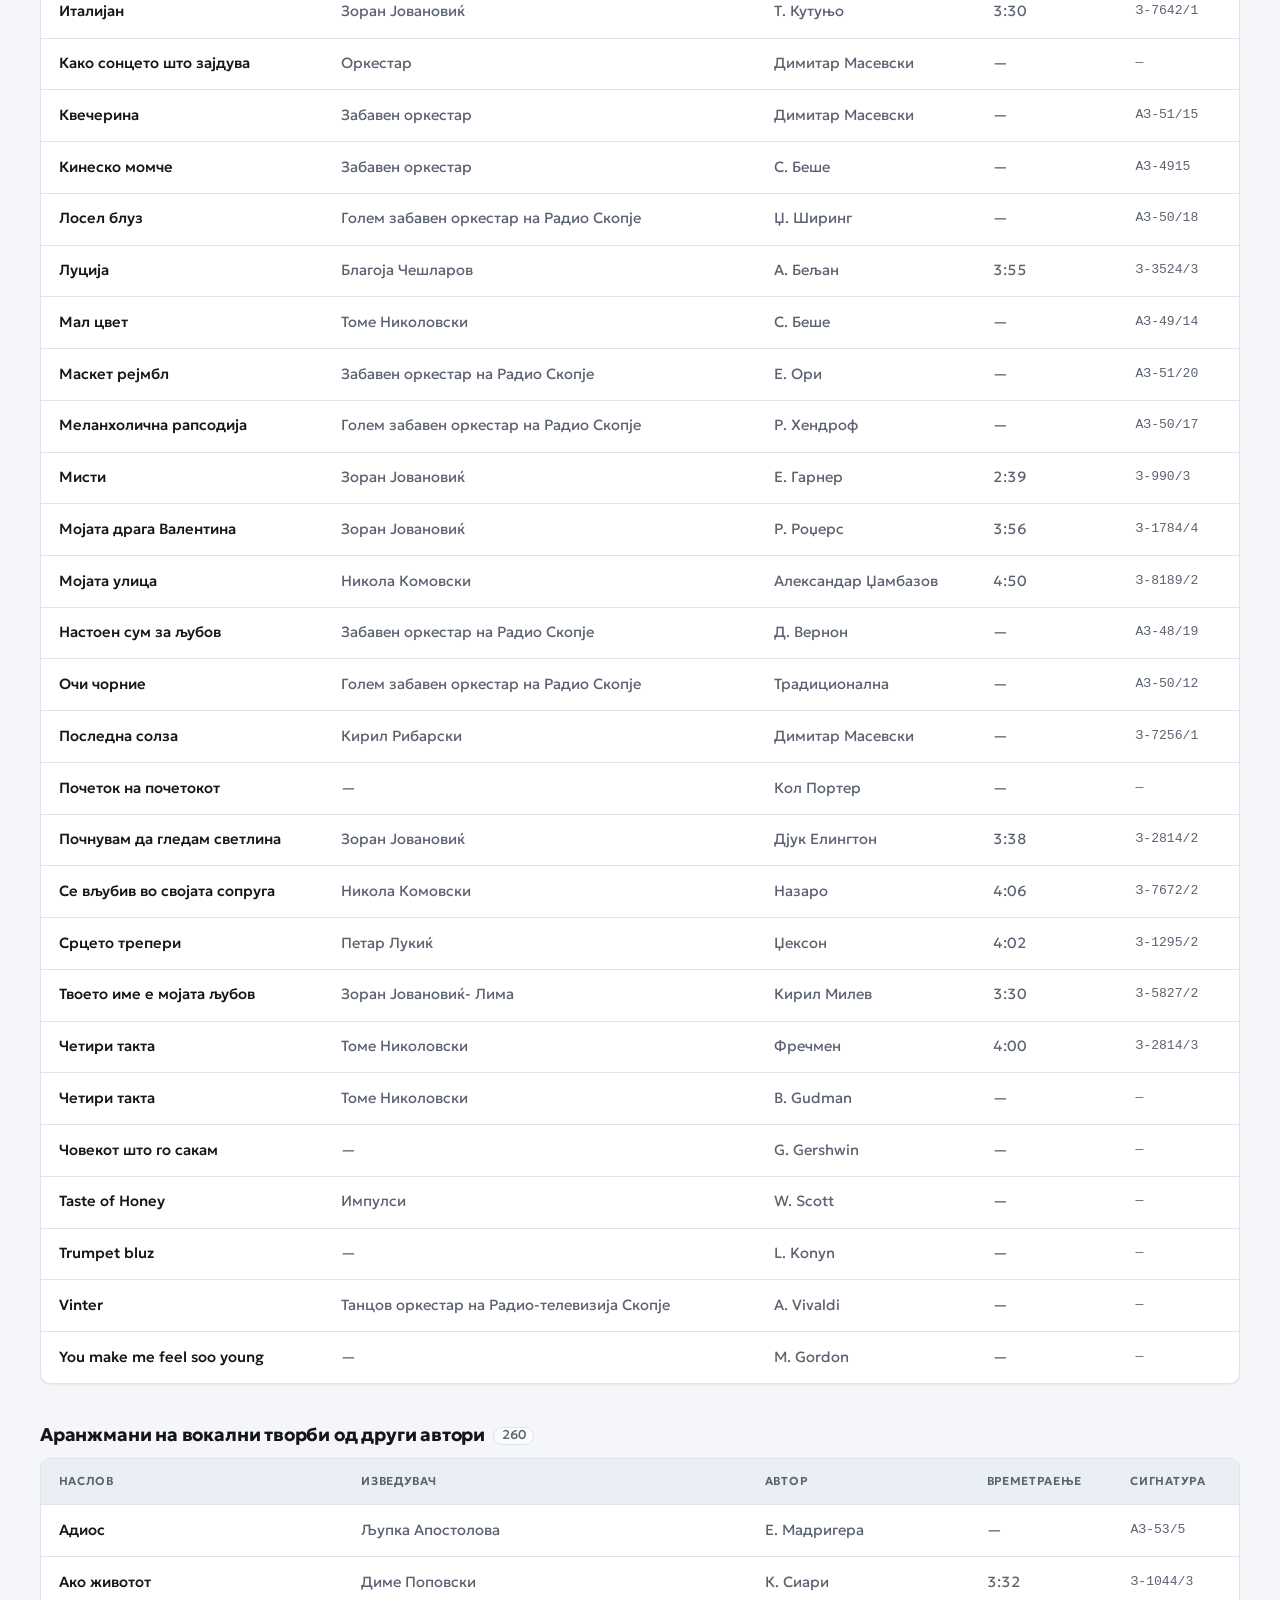
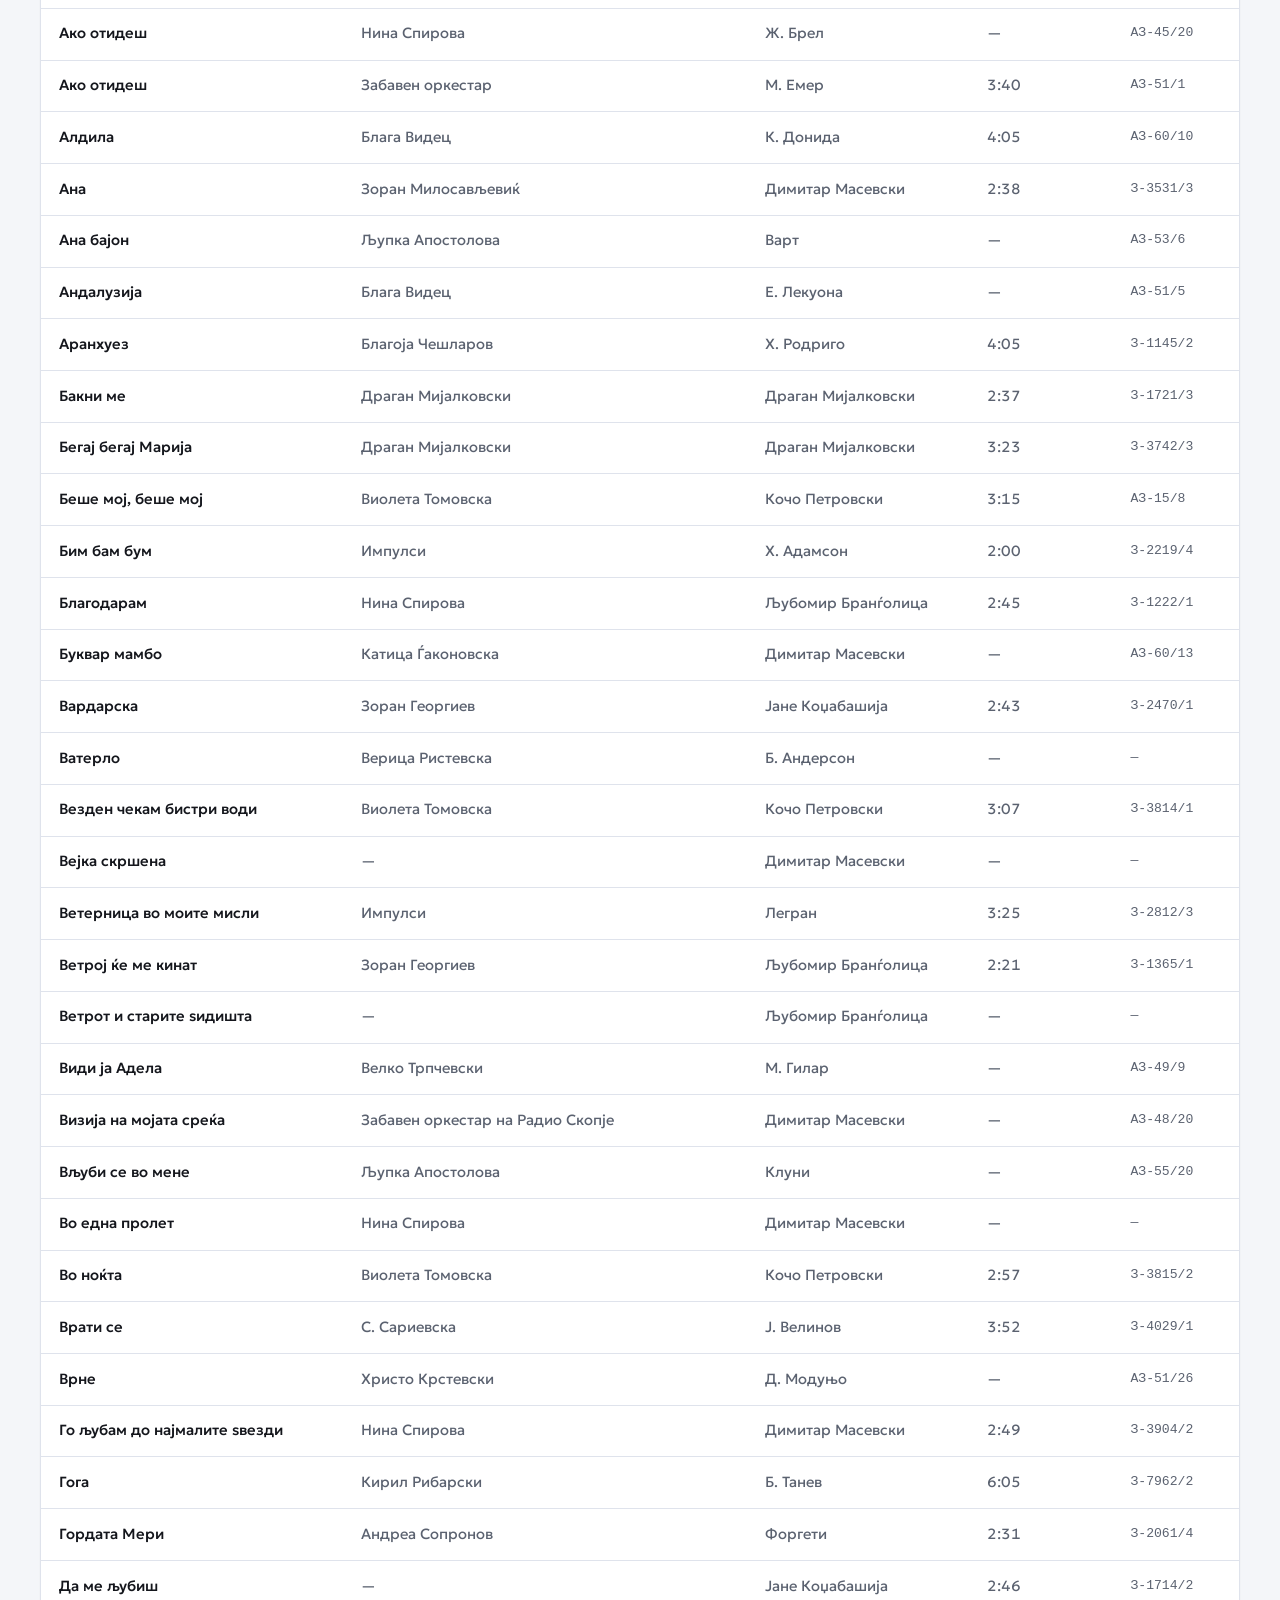
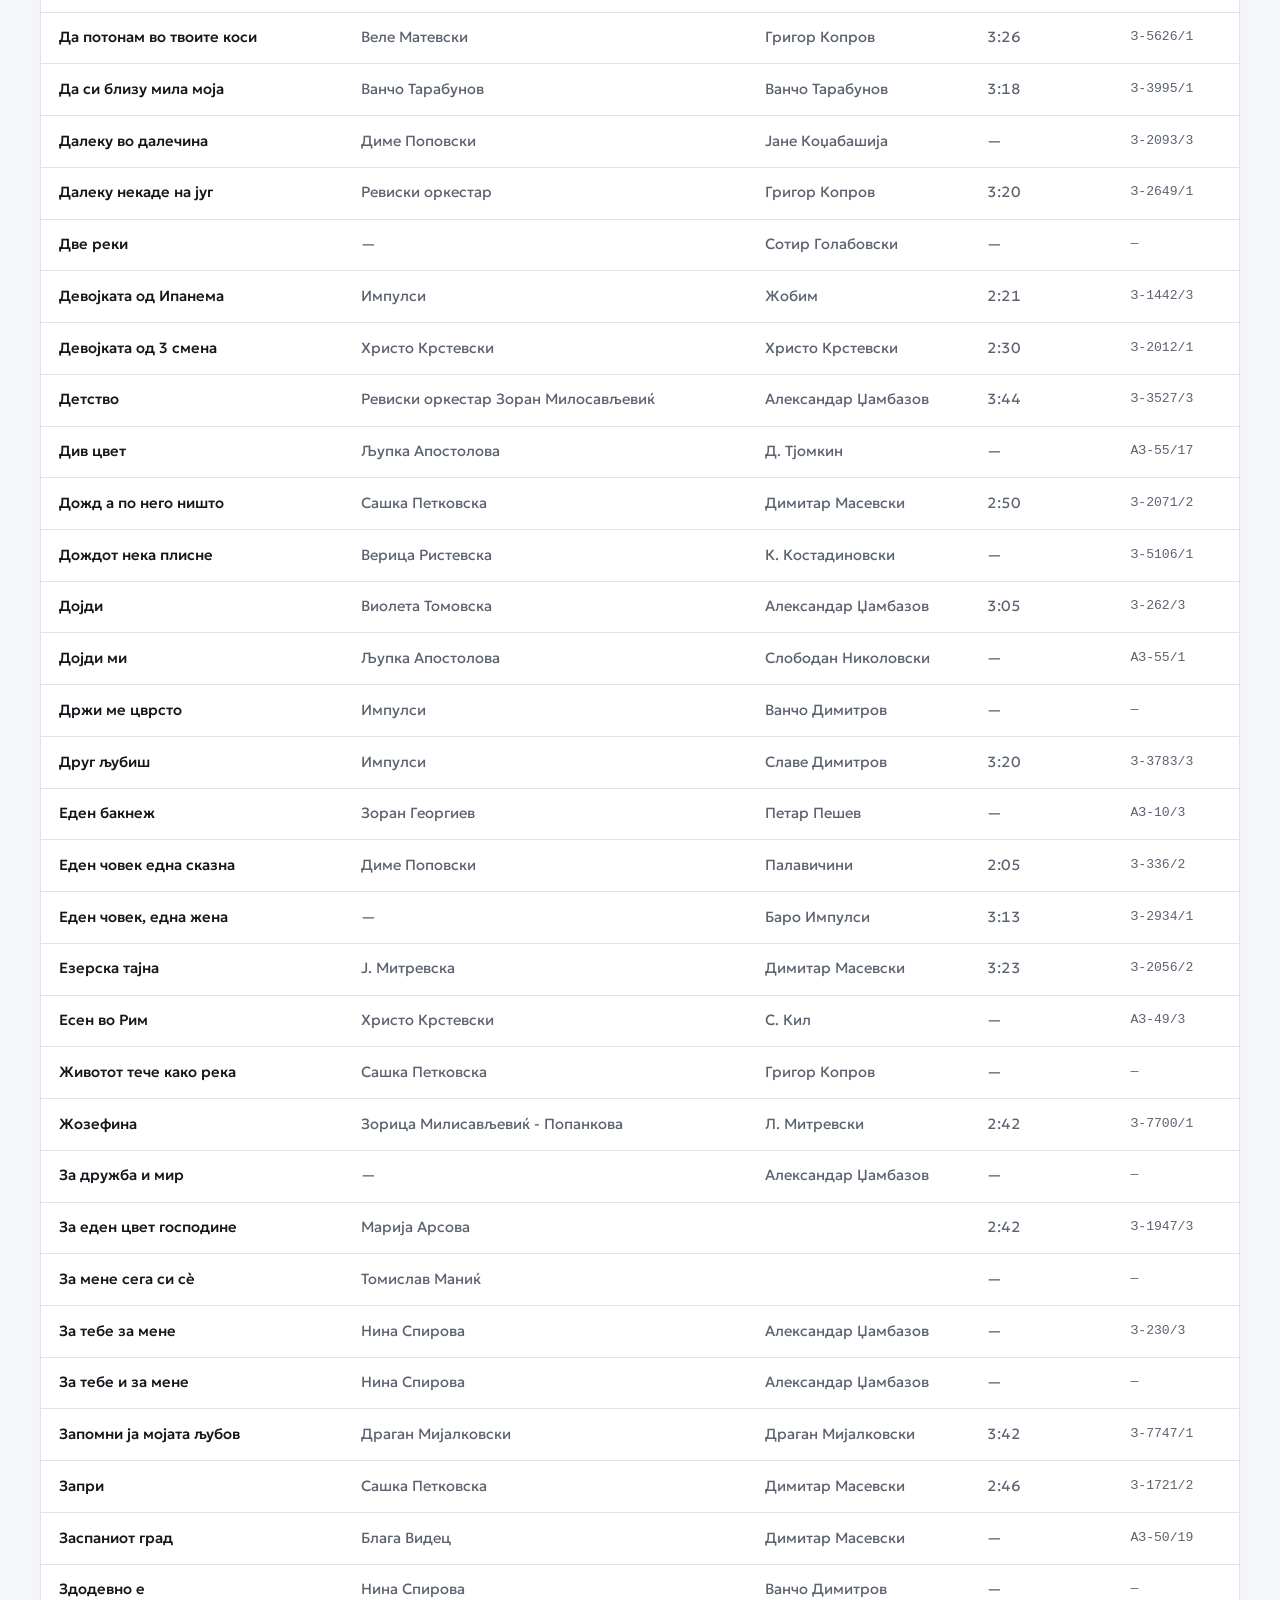
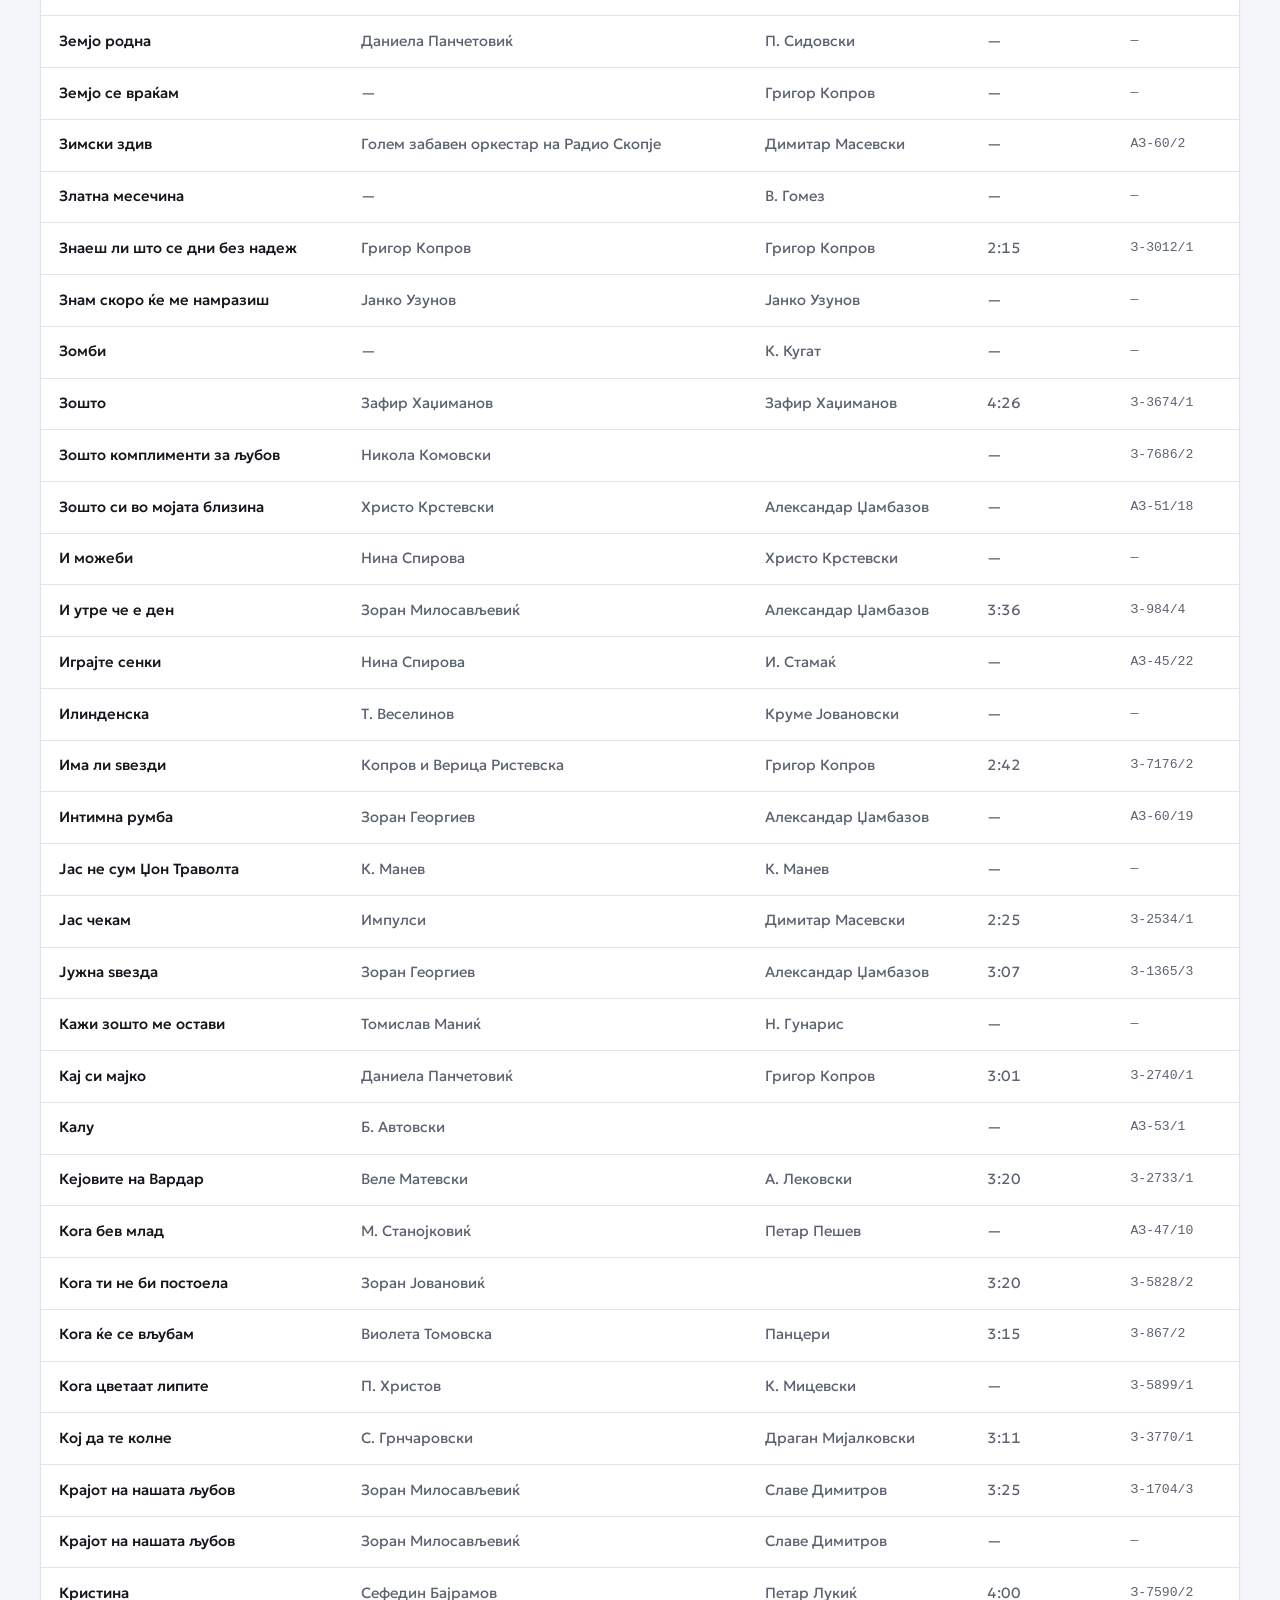
<file: catalog.html>
<!doctype html>
<html lang="mk">
<head>
  <meta charset="utf-8">
  <meta name="viewport" content="width=device-width, initial-scale=1">
  <title>Делата на Драган Ѓаконовски – Шпато во фонотеката на МРТВ</title>
  <meta name="description" content="Целосен список на делата на Драган Ѓаконовски – Шпато во фонотеката на МРТВ, по категорија, со изведувач, времетраење и сигнатура.">
  <!-- The catalogue as one plain document, so a crawler that runs no
       scripts still reads the works. It is its own page rather than a
       copy of the app: this one is canonical for this address, and the
       app stays canonical for the root it is shared by. -->
  <link rel="canonical" href="https://shpato.gocemitevski.com/catalog.html">
  <meta name="robots" content="index, follow, max-image-preview:large">
  <meta property="og:type" content="website">
  <meta property="og:site_name" content="Драган Ѓаконовски – Шпато">
  <meta property="og:url" content="https://shpato.gocemitevski.com/catalog.html">
  <meta property="og:title" content="Делата на Драган Ѓаконовски – Шпато во фонотеката на МРТВ">
  <meta property="og:description" content="Целосен список на делата на Драган Ѓаконовски – Шпато во фонотеката на МРТВ, по категорија, со изведувач, времетраење и сигнатура.">
  <meta property="og:locale" content="mk_MK">
  <meta property="og:image" content="https://shpato.gocemitevski.com/assets/images/Dragan-Gjakonovski-Shpato-Cover.png">
  <meta property="og:image:type" content="image/png">
  <meta property="og:image:width" content="1920">
  <meta property="og:image:height" content="1080">
  <meta name="twitter:card" content="summary_large_image">
  <meta name="twitter:title" content="Делата на Драган Ѓаконовски – Шпато во фонотеката на МРТВ">
  <meta name="twitter:description" content="Целосен список на делата на Драган Ѓаконовски – Шпато во фонотеката на МРТВ, по категорија, со изведувач, времетраење и сигнатура.">
  <meta name="twitter:image" content="https://shpato.gocemitevski.com/assets/images/Dragan-Gjakonovski-Shpato-Cover.png">
  <link rel="icon" href="assets/images/favicon.ico" sizes="16x16 32x32 48x48">
  <link rel="icon" href="assets/images/favicon-32.png" type="image/png" sizes="32x32">
  <link rel="icon" href="assets/images/favicon-16.png" type="image/png" sizes="16x16">
  <link rel="apple-touch-icon" href="assets/images/apple-touch-icon.png">
  <meta name="theme-color" content="#0d1117">
  <script>
    /* Apply the saved theme before first paint, so a reader who chose the dark
       theme in the app does not get a white flash here. */
    (function () {
      try {
        var saved = localStorage.getItem("shpato-theme");
        var theme = saved || (window.matchMedia && window.matchMedia("(prefers-color-scheme: dark)").matches ? "dark" : "light");
        document.documentElement.setAttribute("data-theme", theme);
      } catch (e) {}
    })();
  </script>
  <link rel="stylesheet" href="assets/styles.min.css">
</head>
<body class="catalog-doc">
  <a class="skip-link" href="#main">Прескокни до содржината</a>

  <header class="site-header">
    <a class="brand" href="index.html">
      <span class="brand-mark" aria-hidden="true">
        <img src="assets/images/Dragan-Gjakonovski-Shpato-Icon-168.webp" alt="" width="168" height="168">
      </span>
      <span class="brand-text">
        <span class="brand-name">Драган Ѓаконовски – Шпато</span>
        <span class="brand-sub">Дигитален каталог на делата во фонотеката на МРТВ</span>
      </span>
    </a>
    <div class="header-actions">
      <div class="theme-toggle" role="group" aria-label="Тема">
        <button type="button" data-theme="light" aria-pressed="false" aria-label="Светла" title="Светла">
          <svg class="toggle-icon" viewBox="0 0 24 24" aria-hidden="true" focusable="false"><circle cx="12" cy="12" r="4.6"/><path d="M12 2.4v2.2M12 19.4v2.2M2.4 12h2.2M19.4 12h2.2M5.2 5.2l1.6 1.6M17.2 17.2l1.6 1.6M18.8 5.2l-1.6 1.6M6.8 17.2l-1.6 1.6"/></svg>
        </button>
        <button type="button" data-theme="dark" aria-pressed="false" aria-label="Темна" title="Темна">
          <svg class="toggle-icon" viewBox="0 0 24 24" aria-hidden="true" focusable="false"><path d="M21 13.1A9 9 0 1 1 10.9 3.1 7.4 7.4 0 0 0 21 13.1Z"/></svg>
        </button>
      </div>
    </div>
  </header>

  <main id="main" tabindex="-1">
    <h1>Делата на Драган Ѓаконовски – Шпато</h1>
    <p class="doc-lead">Ова е целосниот список на делата на Драган Ѓаконовски – Шпато во фонотеката на Македонската радио-телевизија, подреден по категорија — вкупно 431. Податоците се преземени од монографијата на Ванчо Димитров и се истите што ги прикажува интерактивниот каталог, каде што може да се пребарува, филтрира и слуша снимка.</p>
    <p class="doc-cta"><a class="btn" href="index.html">Отвори го интерактивниот каталог</a></p>
    <nav class="doc-toc" aria-labelledby="doc-contents">
      <p class="doc-toc-title" id="doc-contents">Содржина</p>
      <ul>
        <li><a href="#cat-vocal">Вокални композиции</a> <span class="doc-count">73</span></li>
        <li><a href="#cat-instrumental">Инструментални композиции</a> <span class="doc-count">55</span></li>
        <li><a href="#cat-arrThemes">Аранжмани на теми од други автори</a> <span class="doc-count">43</span></li>
        <li><a href="#cat-arrVocal">Аранжмани на вокални творби од други автори</a> <span class="doc-count">260</span></li>
      </ul>
    </nav>

    <section class="doc-section" id="cat-vocal" aria-labelledby="h-vocal">
      <h2 id="h-vocal">Вокални композиции <span class="doc-count">73</span></h2>
      <div class="table-frame">
        <div class="table-wrap doc-table" tabindex="0">
          <table class="catalog-table">
            <caption class="visually-hidden">Вокални композиции во фонотеката на МРТВ</caption>
            <thead><tr><th scope="col">Наслов</th><th scope="col">Изведувач</th><th scope="col">Автор</th><th scope="col">Времетраење</th><th scope="col">Сигнатура</th></tr></thead>
            <tbody>
              <tr><th scope="row" class="cell-title">Акорди по едно лето</th><td class="cell-perf">Цветанка Ласкова</td><td class="cell-comp">Драган Ѓаконовски – Шпато</td><td class="dur">3:00</td><td class="sig">З-4175/1</td></tr>
              <tr><th scope="row" class="cell-title">Без повраток</th><td class="cell-perf">Импулси</td><td class="cell-comp">Драган Ѓаконовски – Шпато</td><td class="dur">2:10</td><td class="sig">З-2810/2</td></tr>
              <tr><th scope="row" class="cell-title">Блузот на црната пејачка</th><td class="cell-perf">Мелпомени Корнети</td><td class="cell-comp">Драган Ѓаконовски – Шпато</td><td class="dur">1:57</td><td class="sig">З-7689/2</td></tr>
              <tr><th scope="row" class="cell-title">Во име на цветот</th><td class="cell-perf">Катерина Таневска</td><td class="cell-comp">Драган Ѓаконовски – Шпато</td><td class="dur">3:38</td><td class="sig">З-7835/1</td></tr>
              <tr><th scope="row" class="cell-title">Во името на цветот</th><td class="cell-perf">—</td><td class="cell-comp">Драган Ѓаконовски – Шпато</td><td class="dur">—</td><td class="sig">—</td></tr>
              <tr><th scope="row" class="cell-title">Гарача</th><td class="cell-perf">Љупка Апостолова</td><td class="cell-comp">Драган Ѓаконовски – Шпато</td><td class="dur">3:44</td><td class="sig">АЗ-50/5</td></tr>
              <tr><th scope="row" class="cell-title">Глас од далечината</th><td class="cell-perf">Импулси</td><td class="cell-comp">Драган Ѓаконовски – Шпато</td><td class="dur">2:50</td><td class="sig">З-3192/4</td></tr>
              <tr><th scope="row" class="cell-title">Далечен крај</th><td class="cell-perf">Нина Спирова</td><td class="cell-comp">Драган Ѓаконовски – Шпато</td><td class="dur">2:33</td><td class="sig">З-3737/2</td></tr>
              <tr><th scope="row" class="cell-title">Далечен крај</th><td class="cell-perf">Велко Трпчевски</td><td class="cell-comp">Драган Ѓаконовски – Шпато</td><td class="dur">3:40</td><td class="sig">АЗ-50/6</td></tr>
              <tr><th scope="row" class="cell-title">Даниела</th><td class="cell-perf">Љупка Димитровска</td><td class="cell-comp">Драган Ѓаконовски – Шпато</td><td class="dur">2:43</td><td class="sig">З-1558/3</td></tr>
              <tr><th scope="row" class="cell-title">Даниела</th><td class="cell-perf">Импулси</td><td class="cell-comp">Драган Ѓаконовски – Шпато</td><td class="dur">2:37</td><td class="sig">З-2413/2</td></tr>
              <tr><th scope="row" class="cell-title">Девојка и песна</th><td class="cell-perf">Виолета Томовска</td><td class="cell-comp">Драган Ѓаконовски – Шпато</td><td class="dur">2:23</td><td class="sig">Л-7763/3</td></tr>
              <tr><th scope="row" class="cell-title">Ден љубен безповратен</th><td class="cell-perf">Импулси</td><td class="cell-comp">Драган Ѓаконовски – Шпато</td><td class="dur">2:41</td><td class="sig">З-4543/2</td></tr>
              <tr><th scope="row" class="cell-title">Дојди есен</th><td class="cell-perf">Импулси</td><td class="cell-comp">Драган Ѓаконовски – Шпато</td><td class="dur">3:16</td><td class="sig">З-3880/3</td></tr>
              <tr><th scope="row" class="cell-title">Единствена песна</th><td class="cell-perf">Маријана и Росана</td><td class="cell-comp">Драган Ѓаконовски – Шпато</td><td class="dur">2:18</td><td class="sig">З-7706/3</td></tr>
              <tr><th scope="row" class="cell-title">Ехо на љубовта</th><td class="cell-perf">Момо Николовски</td><td class="cell-comp">Драган Ѓаконовски – Шпато</td><td class="dur">4:05</td><td class="sig">З-6357/2</td></tr>
              <tr><th scope="row" class="cell-title">Жолта липа</th><td class="cell-perf">Томислав Маниќ</td><td class="cell-comp">Драган Ѓаконовски – Шпато</td><td class="dur">3:00</td><td class="sig">З-3090/2</td></tr>
              <tr><th scope="row" class="cell-title">За нас почнува живот</th><td class="cell-perf">Даниела Панчетовиќ</td><td class="cell-comp">Драган Ѓаконовски – Шпато</td><td class="dur">2:22</td><td class="sig">З-6779/2</td></tr>
              <tr><th scope="row" class="cell-title">За тебе е сè</th><td class="cell-perf">Импулси</td><td class="cell-comp">Драган Ѓаконовски – Шпато</td><td class="dur">2:05</td><td class="sig">З-2558/1</td></tr>
              <tr><th scope="row" class="cell-title">Загатка</th><td class="cell-perf">Импулси</td><td class="cell-comp">Драган Ѓаконовски – Шпато</td><td class="dur">2:30</td><td class="sig">З-4524/1</td></tr>
              <tr><th scope="row" class="cell-title">Зар вистина е крај</th><td class="cell-perf">Веле Матевски</td><td class="cell-comp">Драган Ѓаконовски – Шпато</td><td class="dur">3:43</td><td class="sig">З-3231/1</td></tr>
              <tr><th scope="row" class="cell-title">Зар сè одминало</th><td class="cell-perf">Импулси</td><td class="cell-comp">Драган Ѓаконовски – Шпато</td><td class="dur">2:33</td><td class="sig">З-3682/3</td></tr>
              <tr><th scope="row" class="cell-title">Знамето на мојот одред</th><td class="cell-perf">Јасмина Беличанска</td><td class="cell-comp">Драган Ѓаконовски – Шпато</td><td class="dur">2:54</td><td class="sig">З-7840/2</td></tr>
              <tr><th scope="row" class="cell-title">Идила</th><td class="cell-perf">Нина Спирова</td><td class="cell-comp">Драган Ѓаконовски – Шпато</td><td class="dur">2:25</td><td class="sig">ПК-2223/7</td></tr>
              <tr><th scope="row" class="cell-title">Идила секогаш што била</th><td class="cell-perf">Квартет Мелос</td><td class="cell-comp">Драган Ѓаконовски – Шпато</td><td class="dur">5:27</td><td class="sig">З-3404/2</td></tr>
              <tr><th scope="row" class="cell-title">Идила секогаш што била</th><td class="cell-perf">Импулси</td><td class="cell-comp">Драган Ѓаконовски – Шпато</td><td class="dur">2:33</td><td class="sig">З-3741/1</td></tr>
              <tr><th scope="row" class="cell-title">Илјада проблеми</th><td class="cell-perf">Импулси</td><td class="cell-comp">Драган Ѓаконовски – Шпато</td><td class="dur">2:16</td><td class="sig">З-1441/2</td></tr>
              <tr><th scope="row" class="cell-title">Илузија</th><td class="cell-perf">Зоран Георгиев</td><td class="cell-comp">Драган Ѓаконовски – Шпато</td><td class="dur">3:50</td><td class="sig">З-5991/1</td></tr>
              <tr><th scope="row" class="cell-title">Импресија</th><td class="cell-perf">Импулси</td><td class="cell-comp">Драган Ѓаконовски – Шпато</td><td class="dur">2:43</td><td class="sig">З-4330/1</td></tr>
              <tr><th scope="row" class="cell-title">Индекс и љубов</th><td class="cell-perf">Христо Крстевски</td><td class="cell-comp">Драган Ѓаконовски – Шпато</td><td class="dur">3:20</td><td class="sig">АЗ-49</td></tr>
              <tr><th scope="row" class="cell-title">Индијана</th><td class="cell-perf">Томислав Маниќ</td><td class="cell-comp">Драган Ѓаконовски – Шпато</td><td class="dur">2:37</td><td class="sig">АЗ-52/10</td></tr>
              <tr><th scope="row" class="cell-title">Индијана</th><td class="cell-perf">Љупка Апостолова</td><td class="cell-comp">Драган Ѓаконовски – Шпато</td><td class="dur">2:41</td><td class="sig">АЗ-55/4</td></tr>
              <tr><th scope="row" class="cell-title">Исповест на црномурестата жена</th><td class="cell-perf">Нина Спирова</td><td class="cell-comp">Драган Ѓаконовски – Шпато</td><td class="dur">1:53</td><td class="sig">З-7334/1</td></tr>
              <tr><th scope="row" class="cell-title">Калипсо</th><td class="cell-perf">Љупка Апостолова</td><td class="cell-comp">Драган Ѓаконовски – Шпато</td><td class="dur">3:12</td><td class="sig">АЗ-55/8</td></tr>
              <tr><th scope="row" class="cell-title">Катерина</th><td class="cell-perf">Христо Крстевски</td><td class="cell-comp">Драган Ѓаконовски – Шпато</td><td class="dur">2:46</td><td class="sig">АЗ-61/25</td></tr>
              <tr><th scope="row" class="cell-title">Кога пеам, кога љубам</th><td class="cell-perf">Диме Поповски</td><td class="cell-comp">Драган Ѓаконовски – Шпато</td><td class="dur">2:40</td><td class="sig">АЗ-7/5</td></tr>
              <tr><th scope="row" class="cell-title">Кога си сама</th><td class="cell-perf">Драган Мијалковски</td><td class="cell-comp">Драган Ѓаконовски – Шпато</td><td class="dur">2:51</td><td class="sig">З-3372/2</td></tr>
              <tr><th scope="row" class="cell-title">Копнеж за танц</th><td class="cell-perf">Зафир Хаџиманов</td><td class="cell-comp">Драган Ѓаконовски – Шпато</td><td class="dur">2:35</td><td class="sig">Л-4569/3</td></tr>
              <tr><th scope="row" class="cell-title">Лени</th><td class="cell-perf">Диме Поповски</td><td class="cell-comp">Драган Ѓаконовски – Шпато</td><td class="dur">3:30</td><td class="sig">З-478/1</td></tr>
              <tr><th scope="row" class="cell-title">Љубов од дамни дни</th><td class="cell-perf">Зоран Георгиев</td><td class="cell-comp">Драган Ѓаконовски – Шпато</td><td class="dur">3:37</td><td class="sig">З-4548/2</td></tr>
              <tr><th scope="row" class="cell-title">Љубовна тема</th><td class="cell-perf">Нина Спирова</td><td class="cell-comp">Драган Ѓаконовски – Шпато</td><td class="dur">2:18</td><td class="sig">З-7334/2</td></tr>
              <tr><th scope="row" class="cell-title">Ми вети ти</th><td class="cell-perf">Диме Поповски</td><td class="cell-comp">Драган Ѓаконовски – Шпато</td><td class="dur">3:10</td><td class="sig">З-477/3</td></tr>
              <tr><th scope="row" class="cell-title">Младоста е убава</th><td class="cell-perf">Даниела Панчетовиќ</td><td class="cell-comp">Драган Ѓаконовски – Шпато</td><td class="dur">3:34</td><td class="sig">З-4530/2</td></tr>
              <tr><th scope="row" class="cell-title">Мојот дом</th><td class="cell-perf">Драган Мијалковски</td><td class="cell-comp">Драган Ѓаконовски – Шпато</td><td class="dur">3:09</td><td class="sig">З-8226/1</td></tr>
              <tr><th scope="row" class="cell-title">Молчи една долина</th><td class="cell-perf">Блага Видец</td><td class="cell-comp">Драган Ѓаконовски – Шпато</td><td class="dur">3:00</td><td class="sig">АЗ-60/12</td></tr>
              <tr><th scope="row" class="cell-title">Молчи една долина</th><td class="cell-perf">Зоран Милосављевиќ</td><td class="cell-comp">Драган Ѓаконовски – Шпато</td><td class="dur">2:27</td><td class="sig">З-3527/2</td></tr>
              <tr><th scope="row" class="cell-title">Нашиот Титов ден</th><td class="cell-perf">Сефедин Бајрамов</td><td class="cell-comp">Драган Ѓаконовски – Шпато</td><td class="dur">3:25</td><td class="sig">З-7879/1</td></tr>
              <tr><th scope="row" class="cell-title">Не ме заборавај</th><td class="cell-perf">Цветанка Ласкова</td><td class="cell-comp">Драган Ѓаконовски – Шпато</td><td class="dur">3:00</td><td class="sig">З-6568/1</td></tr>
              <tr><th scope="row" class="cell-title">Незаборав</th><td class="cell-perf">Веле Матевски</td><td class="cell-comp">Драган Ѓаконовски – Шпато</td><td class="dur">2:32</td><td class="sig">З-5897/2</td></tr>
              <tr><th scope="row" class="cell-title">Незаборав</th><td class="cell-perf">Златко Давчевски</td><td class="cell-comp">Драган Ѓаконовски – Шпато</td><td class="dur">3:44</td><td class="sig">З-8387/1</td></tr>
              <tr><th scope="row" class="cell-title">Неповратни дни</th><td class="cell-perf">Љиљана Петровиќ</td><td class="cell-comp">Драган Ѓаконовски – Шпато</td><td class="dur">4:07</td><td class="sig">З-690/4</td></tr>
              <tr><th scope="row" class="cell-title">Неповратни дни</th><td class="cell-perf">Импулси</td><td class="cell-comp">Драган Ѓаконовски – Шпато</td><td class="dur">2:55</td><td class="sig">З-2810/3</td></tr>
              <tr><th scope="row" class="cell-title">Носталгија</th><td class="cell-perf">Импулси</td><td class="cell-comp">Драган Ѓаконовски – Шпато</td><td class="dur">2:35</td><td class="sig">З-3866/1</td></tr>
              <tr><th scope="row" class="cell-title">Песна за вечната младост</th><td class="cell-perf">Импулси</td><td class="cell-comp">Драган Ѓаконовски – Шпато</td><td class="dur">2:55</td><td class="sig">З-4533/2</td></tr>
              <tr><th scope="row" class="cell-title">Песна за Кузман Јосифовски - Питу</th><td class="cell-perf">Мирјана Тасевска</td><td class="cell-comp">Драган Ѓаконовски – Шпато</td><td class="dur">2:43</td><td class="sig">З-4519/2</td></tr>
              <tr><th scope="row" class="cell-title">Песна за мојата пријателка</th><td class="cell-perf">—</td><td class="cell-comp">Драган Ѓаконовски – Шпато</td><td class="dur">—</td><td class="sig">—</td></tr>
              <tr><th scope="row" class="cell-title">Планината во спомени</th><td class="cell-perf">Томислав Маниќ</td><td class="cell-comp">Драган Ѓаконовски – Шпато</td><td class="dur">3:00</td><td class="sig">З-3090/1</td></tr>
              <tr><th scope="row" class="cell-title">Последен ден на разделбата</th><td class="cell-perf">Диме Поповски</td><td class="cell-comp">Драган Ѓаконовски – Шпато</td><td class="dur">3:00</td><td class="sig">З-2291/2</td></tr>
              <tr><th scope="row" class="cell-title">Прва љубов</th><td class="cell-perf">Ванчо Тарабунов</td><td class="cell-comp">Драган Ѓаконовски – Шпато</td><td class="dur">4:00</td><td class="sig">З-3674/3</td></tr>
              <tr><th scope="row" class="cell-title">Роден крај</th><td class="cell-perf">Импулси</td><td class="cell-comp">Драган Ѓаконовски – Шпато</td><td class="dur">2:45</td><td class="sig">З-4175/2</td></tr>
              <tr><th scope="row" class="cell-title">Само надежта останала</th><td class="cell-perf">Цветанка Ласкова</td><td class="cell-comp">Драган Ѓаконовски – Шпато</td><td class="dur">3:12</td><td class="sig">З-5894/1</td></tr>
              <tr><th scope="row" class="cell-title">Се боревме за светла иднина</th><td class="cell-perf">Драган Мијалковски</td><td class="cell-comp">Драган Ѓаконовски – Шпато</td><td class="dur">2:45</td><td class="sig">З-4355/1</td></tr>
              <tr><th scope="row" class="cell-title">Се боревме за светла иднина</th><td class="cell-perf">група Македонија</td><td class="cell-comp">Драган Ѓаконовски – Шпато</td><td class="dur">2:45</td><td class="sig">З-5662/2</td></tr>
              <tr><th scope="row" class="cell-title">Си одам и се враќам пак</th><td class="cell-perf">Андреа Сопронов</td><td class="cell-comp">Драган Ѓаконовски – Шпато</td><td class="dur">2:48</td><td class="sig">З-3620/3</td></tr>
              <tr><th scope="row" class="cell-title">Сини очи</th><td class="cell-perf">Веле Матевски</td><td class="cell-comp">Драган Ѓаконовски – Шпато</td><td class="dur">3:36</td><td class="sig">З-6362/1</td></tr>
              <tr><th scope="row" class="cell-title">Снегулки</th><td class="cell-perf">Импулси</td><td class="cell-comp">Драган Ѓаконовски – Шпато</td><td class="dur">3:32</td><td class="sig">З-1791/3</td></tr>
              <tr><th scope="row" class="cell-title">Со Тито и Партија</th><td class="cell-perf">Љупчо Босилков</td><td class="cell-comp">Драган Ѓаконовски – Шпато</td><td class="dur">3:55</td><td class="sig">З-7489/2</td></tr>
              <tr><th scope="row" class="cell-title">Те носам во себе</th><td class="cell-perf">Виолета Томовска</td><td class="cell-comp">Драган Ѓаконовски – Шпато</td><td class="dur">3:15</td><td class="sig">З-1360/2</td></tr>
              <tr><th scope="row" class="cell-title">Те ценам цени ме…</th><td class="cell-perf">Импулси</td><td class="cell-comp">Драган Ѓаконовски – Шпато</td><td class="dur">—</td><td class="sig">—</td></tr>
              <tr><th scope="row" class="cell-title">Титовиот пат</th><td class="cell-perf">Драган Мијалковски</td><td class="cell-comp">Драган Ѓаконовски – Шпато</td><td class="dur">2:50</td><td class="sig">З-7846/2</td></tr>
              <tr><th scope="row" class="cell-title">Тој и таа-јас и ти</th><td class="cell-perf">група Пепел и крв</td><td class="cell-comp">Драган Ѓаконовски – Шпато</td><td class="dur">2:45</td><td class="sig">З-6363/2</td></tr>
              <tr><th scope="row" class="cell-title">Убава си како музика</th><td class="cell-perf">Драган Мијалковски</td><td class="cell-comp">Драган Ѓаконовски – Шпато</td><td class="dur">2:43</td><td class="sig">З-2618/2</td></tr>
              <tr><th scope="row" class="cell-title">Што се дворој без нас</th><td class="cell-perf">Сефедин Бајрамов</td><td class="cell-comp">Драган Ѓаконовски – Шпато</td><td class="dur">3:33</td><td class="sig">З-8148/1</td></tr>
            </tbody>
          </table>
        </div>
        <div class="pan-cue left" aria-hidden="true"></div>
        <div class="pan-cue right" aria-hidden="true"></div>
      </div>
    </section>

    <section class="doc-section" id="cat-instrumental" aria-labelledby="h-instrumental">
      <h2 id="h-instrumental">Инструментални композиции <span class="doc-count">55</span></h2>
      <div class="table-frame">
        <div class="table-wrap doc-table" tabindex="0">
          <table class="catalog-table">
            <caption class="visually-hidden">Инструментални композиции во фонотеката на МРТВ</caption>
            <thead><tr><th scope="col">Наслов</th><th scope="col">Изведувач</th><th scope="col">Автор</th><th scope="col">Времетраење</th><th scope="col">Сигнатура</th></tr></thead>
            <tbody>
              <tr><th scope="row" class="cell-title">Балада за Бранка</th><td class="cell-perf">Кирил Рибарски</td><td class="cell-comp">Драган Ѓаконовски – Шпато</td><td class="dur">4:03</td><td class="sig">З-8526/1</td></tr>
              <tr><th scope="row" class="cell-title">Балада за гитара</th><td class="cell-perf">Петар Лукиќ</td><td class="cell-comp">Драган Ѓаконовски – Шпато</td><td class="dur">2:52</td><td class="sig">З-4698/2</td></tr>
              <tr><th scope="row" class="cell-title">Блузот на црната пејачка</th><td class="cell-perf">Зоран Јовановиќ</td><td class="cell-comp">Драган Ѓаконовски – Шпато</td><td class="dur">2:28</td><td class="sig">З-3415/2</td></tr>
              <tr><th scope="row" class="cell-title">Во спомен на старото пријателство</th><td class="cell-perf">Мики Асановиќ</td><td class="cell-comp">Драган Ѓаконовски – Шпато</td><td class="dur">3:40</td><td class="sig">З-7206/2</td></tr>
              <tr><th scope="row" class="cell-title">Гарача</th><td class="cell-perf">Танцов оркестар на Радио-телевизија Скопје</td><td class="cell-comp">Драган Ѓаконовски – Шпато</td><td class="dur">3:54</td><td class="sig">З-7700/2</td></tr>
              <tr><th scope="row" class="cell-title">Гермијан</th><td class="cell-perf">Танцов оркестар на Радио-телевизија Скопје</td><td class="cell-comp">Драган Ѓаконовски – Шпато</td><td class="dur">4:05</td><td class="sig">З-7457/1</td></tr>
              <tr><th scope="row" class="cell-title">Гитарата ја оплакува смртта на Муриета</th><td class="cell-perf">—</td><td class="cell-comp">Драган Ѓаконовски – Шпато</td><td class="dur">—</td><td class="sig">—</td></tr>
              <tr><th scope="row" class="cell-title">Главна тема</th><td class="cell-perf">Кирил Рибарски</td><td class="cell-comp">Драган Ѓаконовски – Шпато</td><td class="dur">2:55</td><td class="sig">З-7687/2</td></tr>
              <tr><th scope="row" class="cell-title">Далечен крај</th><td class="cell-perf">Благоја Чешларов</td><td class="cell-comp">Драган Ѓаконовски – Шпато</td><td class="dur">2:25</td><td class="sig">З-3905/3</td></tr>
              <tr><th scope="row" class="cell-title">Дојди есен</th><td class="cell-perf">Квартет Рибарски</td><td class="cell-comp">Драган Ѓаконовски – Шпато</td><td class="dur">2:40</td><td class="sig">З-7608/3</td></tr>
              <tr><th scope="row" class="cell-title">Дојди есен</th><td class="cell-perf">Танцов оркестар на Радио-телевизија Скопје</td><td class="cell-comp">Драган Ѓаконовски – Шпато</td><td class="dur">3:30</td><td class="sig">З-9483/2</td></tr>
              <tr><th scope="row" class="cell-title">Дојди есен</th><td class="cell-perf">Ратко Спасовски-Пици</td><td class="cell-comp">Драган Ѓаконовски – Шпато</td><td class="dur">3:17</td><td class="sig">АЗ-48/10</td></tr>
              <tr><th scope="row" class="cell-title">Егзотика</th><td class="cell-perf">Квартет Рибарски</td><td class="cell-comp">Драган Ѓаконовски – Шпато</td><td class="dur">2:32</td><td class="sig">З-7608/1</td></tr>
              <tr><th scope="row" class="cell-title">Еден бакнеж</th><td class="cell-perf">Ревиски оркестар на Радио-телевизија Љубљана</td><td class="cell-comp">Драган Ѓаконовски – Шпато</td><td class="dur">3:10</td><td class="sig">З-6057/3</td></tr>
              <tr><th scope="row" class="cell-title">Елегија за тромбон</th><td class="cell-perf">Кирил Рибарски</td><td class="cell-comp">Драган Ѓаконовски – Шпато</td><td class="dur">2:50</td><td class="sig">З-8605/1</td></tr>
              <tr><th scope="row" class="cell-title">Ехо од далечното минато</th><td class="cell-perf">Танцов оркестар на Радио-телевизија Скопје</td><td class="cell-comp">Драган Ѓаконовски – Шпато</td><td class="dur">5:00</td><td class="sig">З-4701/1</td></tr>
              <tr><th scope="row" class="cell-title">Злато најдоа, злато во Калифорнија</th><td class="cell-perf">Ревиски оркестар на Радио-телевизија Скопје</td><td class="cell-comp">Драган Ѓаконовски – Шпато</td><td class="dur">1:14</td><td class="sig">З-7690/2</td></tr>
              <tr><th scope="row" class="cell-title">Идила</th><td class="cell-perf">Никола Комовски</td><td class="cell-comp">Драган Ѓаконовски – Шпато</td><td class="dur">3:00</td><td class="sig">З-8189</td></tr>
              <tr><th scope="row" class="cell-title">Идила</th><td class="cell-perf">Благоја Чешларов</td><td class="cell-comp">Драган Ѓаконовски – Шпато</td><td class="dur">2:25</td><td class="sig">З-3905/2</td></tr>
              <tr><th scope="row" class="cell-title">Идила</th><td class="cell-perf">Голем забавен оркестар</td><td class="cell-comp">Драган Ѓаконовски – Шпато</td><td class="dur">3:15</td><td class="sig">АЗ-49/22</td></tr>
              <tr><th scope="row" class="cell-title">Импресија</th><td class="cell-perf">Петар Лукиќ</td><td class="cell-comp">Драган Ѓаконовски – Шпато</td><td class="dur">2:50</td><td class="sig">З-6668/1</td></tr>
              <tr><th scope="row" class="cell-title">Индекс и љубов</th><td class="cell-perf">Голем забавен оркестар</td><td class="cell-comp">Драган Ѓаконовски – Шпато</td><td class="dur">2:15</td><td class="sig">АЗ-49/21</td></tr>
              <tr><th scope="row" class="cell-title">Исповест на црномурестата жена</th><td class="cell-perf">Зоран Јовановиќ</td><td class="cell-comp">Драган Ѓаконовски – Шпато</td><td class="dur">2:19</td><td class="sig">З-7415/1</td></tr>
              <tr><th scope="row" class="cell-title">Јас не сум ти</th><td class="cell-perf">Џез ансамбл на Радио-телевизија Скопје</td><td class="cell-comp">Драган Ѓаконовски – Шпато</td><td class="dur">7:27</td><td class="sig">З-3004/2</td></tr>
              <tr><th scope="row" class="cell-title">Кога си сама</th><td class="cell-perf">Ревиски оркестар на Радио-телевизија Скопје</td><td class="cell-comp">Драган Ѓаконовски – Шпато</td><td class="dur">3:06</td><td class="sig">З-8227/1</td></tr>
              <tr><th scope="row" class="cell-title">Лајт мотив 1</th><td class="cell-perf">Ревиски оркестар</td><td class="cell-comp">Драган Ѓаконовски – Шпато</td><td class="dur">1:37</td><td class="sig">З-7690/1</td></tr>
              <tr><th scope="row" class="cell-title">Лајт мотив 2</th><td class="cell-perf">Ревиски оркестар</td><td class="cell-comp">Драган Ѓаконовски – Шпато</td><td class="dur">1:51</td><td class="sig">З-7693/2</td></tr>
              <tr><th scope="row" class="cell-title">Лајт мотив 3</th><td class="cell-perf">К. Божиновски</td><td class="cell-comp">Драган Ѓаконовски – Шпато</td><td class="dur">2:12</td><td class="sig">З-7693/3</td></tr>
              <tr><th scope="row" class="cell-title">Лени</th><td class="cell-perf">Квартет Рибарски</td><td class="cell-comp">Драган Ѓаконовски – Шпато</td><td class="dur">3:22</td><td class="sig">З-7474/1</td></tr>
              <tr><th scope="row" class="cell-title">Лени</th><td class="cell-perf">Танцов оркестар</td><td class="cell-comp">Драган Ѓаконовски – Шпато</td><td class="dur">3:18</td><td class="sig">ПМ-303/1</td></tr>
              <tr><th scope="row" class="cell-title">Летна ноќ задна ноќ</th><td class="cell-perf">Кире Костов</td><td class="cell-comp">Драган Ѓаконовски – Шпато</td><td class="dur">3:04</td><td class="sig">З-7537/1</td></tr>
              <tr><th scope="row" class="cell-title">Љубовна тема</th><td class="cell-perf">Кирил Рибарски</td><td class="cell-comp">Драган Ѓаконовски – Шпато</td><td class="dur">2:25</td><td class="sig">З-7694/3</td></tr>
              <tr><th scope="row" class="cell-title">Љубовна тема</th><td class="cell-perf">К. Божиновски</td><td class="cell-comp">Драган Ѓаконовски – Шпато</td><td class="dur">2:17</td><td class="sig">З-7693/3</td></tr>
              <tr><th scope="row" class="cell-title">Мамбо Гарача</th><td class="cell-perf">Никола Ципушев</td><td class="cell-comp">Драган Ѓаконовски – Шпато</td><td class="dur">4:00</td><td class="sig">АЗ-54/17</td></tr>
              <tr><th scope="row" class="cell-title">Марија</th><td class="cell-perf">Кокан Димушевски</td><td class="cell-comp">Драган Ѓаконовски – Шпато</td><td class="dur">5:36</td><td class="sig">З-8526/2</td></tr>
              <tr><th scope="row" class="cell-title">Ми вети ти (џез верзија)</th><td class="cell-perf">Трио Лабиш</td><td class="cell-comp">Драган Ѓаконовски – Шпато</td><td class="dur">8:15</td><td class="sig">ПК-2137/1</td></tr>
              <tr><th scope="row" class="cell-title">Мими</th><td class="cell-perf">Слободан (Боби) Мицев</td><td class="cell-comp">Драган Ѓаконовски – Шпато</td><td class="dur">4:10</td><td class="sig">З-7493/2</td></tr>
              <tr><th scope="row" class="cell-title">Мими</th><td class="cell-perf">Кирил Рибарски</td><td class="cell-comp">Драган Ѓаконовски – Шпато</td><td class="dur">4:05</td><td class="sig">З-8638/2</td></tr>
              <tr><th scope="row" class="cell-title">Младоста е убава</th><td class="cell-perf">Зоран Јовановиќ</td><td class="cell-comp">Драган Ѓаконовски – Шпато</td><td class="dur">3:35</td><td class="sig">З-4253/3</td></tr>
              <tr><th scope="row" class="cell-title">Молчи една долина</th><td class="cell-perf">Голем забавен оркестар</td><td class="cell-comp">Драган Ѓаконовски – Шпато</td><td class="dur">3:10</td><td class="sig">АЗ-49/16</td></tr>
              <tr><th scope="row" class="cell-title">Молчи една долина</th><td class="cell-perf">Христо Христовски</td><td class="cell-comp">Драган Ѓаконовски – Шпато</td><td class="dur">3:26</td><td class="sig">ПМ-538/1</td></tr>
              <tr><th scope="row" class="cell-title">На игранка</th><td class="cell-perf">Танцов оркестар на Радио-телевизија Скопје</td><td class="cell-comp">Драган Ѓаконовски – Шпато</td><td class="dur">5:08</td><td class="sig">З-7638/2</td></tr>
              <tr><th scope="row" class="cell-title">Народна игра</th><td class="cell-perf">Забавен оркестар на Радио-телевизија Скопје</td><td class="cell-comp">Драган Ѓаконовски – Шпато</td><td class="dur">1:38</td><td class="sig">З-7693/1</td></tr>
              <tr><th scope="row" class="cell-title">Осаменост (Молчи една долина)</th><td class="cell-perf">Квартет Рибарски</td><td class="cell-comp">Драган Ѓаконовски – Шпато</td><td class="dur">2:54</td><td class="sig">З-7608/2</td></tr>
              <tr><th scope="row" class="cell-title">Песна на русокосата пејачка</th><td class="cell-perf">Зоран Јовановиќ</td><td class="cell-comp">Драган Ѓаконовски – Шпато</td><td class="dur">3:15</td><td class="sig">З-7687/1</td></tr>
              <tr><th scope="row" class="cell-title">Поздрав до А. К. Жобим</th><td class="cell-perf">Рамиз Имеров</td><td class="cell-comp">Драган Ѓаконовски – Шпато</td><td class="dur">4:12</td><td class="sig">З-7194/1</td></tr>
              <tr><th scope="row" class="cell-title">Поздрав до оркестарот</th><td class="cell-perf">Танцов оркестар на Радио-телевизија Скопје</td><td class="cell-comp">Драган Ѓаконовски – Шпато</td><td class="dur">4:30</td><td class="sig">З-3783/1</td></tr>
              <tr><th scope="row" class="cell-title">Радост на победата</th><td class="cell-perf">Забавен ансамбл</td><td class="cell-comp">Драган Ѓаконовски – Шпато</td><td class="dur">1:35</td><td class="sig">З-7691/2</td></tr>
              <tr><th scope="row" class="cell-title">Свечена игра</th><td class="cell-perf">Забавен ансамбл</td><td class="cell-comp">Драган Ѓаконовски – Шпато</td><td class="dur">2:28</td><td class="sig">З-7693/4</td></tr>
              <tr><th scope="row" class="cell-title">Синтеза</th><td class="cell-perf">Кире Костов</td><td class="cell-comp">Драган Ѓаконовски – Шпато</td><td class="dur">5:00</td><td class="sig">З-8212/1</td></tr>
              <tr><th scope="row" class="cell-title">Тема број 1, Транскрипција на една замислена тема</th><td class="cell-perf">Танцов оркестар на Радио-телевизија Скопје</td><td class="cell-comp">Драган Ѓаконовски – Шпато</td><td class="dur">4:12</td><td class="sig">З-7702/3</td></tr>
              <tr><th scope="row" class="cell-title">Титовиот пат</th><td class="cell-perf">Танцов оркестар на Радио-телевизија Скопје</td><td class="cell-comp">Драган Ѓаконовски – Шпато</td><td class="dur">2:50</td><td class="sig">З-7964/2</td></tr>
              <tr><th scope="row" class="cell-title">Убава си како музика</th><td class="cell-perf">Љупчо Мирковски</td><td class="cell-comp">Драган Ѓаконовски – Шпато</td><td class="dur">3:11</td><td class="sig">ПМ-1002/2</td></tr>
              <tr><th scope="row" class="cell-title">Чилеанска игра</th><td class="cell-perf">Забавен оркестар на Радио-телевизија Скопје</td><td class="cell-comp">Драган Ѓаконовски – Шпато</td><td class="dur">2:08</td><td class="sig">З-7690/3</td></tr>
              <tr><th scope="row" class="cell-title">Reg Time</th><td class="cell-perf">Диксиленд ансамбл</td><td class="cell-comp">Драган Ѓаконовски – Шпато</td><td class="dur">2:03</td><td class="sig">З-7691/1</td></tr>
            </tbody>
          </table>
        </div>
        <div class="pan-cue left" aria-hidden="true"></div>
        <div class="pan-cue right" aria-hidden="true"></div>
      </div>
    </section>

    <section class="doc-section" id="cat-arrThemes" aria-labelledby="h-arrThemes">
      <h2 id="h-arrThemes">Аранжмани на теми од други автори <span class="doc-count">43</span></h2>
      <div class="table-frame">
        <div class="table-wrap doc-table" tabindex="0">
          <table class="catalog-table">
            <caption class="visually-hidden">Аранжмани на теми од други автори во фонотеката на МРТВ</caption>
            <thead><tr><th scope="col">Наслов</th><th scope="col">Изведувач</th><th scope="col">Автор</th><th scope="col">Времетраење</th><th scope="col">Сигнатура</th></tr></thead>
            <tbody>
              <tr><th scope="row" class="cell-title">Авизо</th><td class="cell-perf">Танцов оркестар на Радио-телевизија Скопје</td><td class="cell-comp">Дјук Елингтон</td><td class="dur">0:37</td><td class="sig">АЗ-57</td></tr>
              <tr><th scope="row" class="cell-title">Без тебе</th><td class="cell-perf">Кире Костов</td><td class="cell-comp"></td><td class="dur">2:38</td><td class="sig">З-7418/2</td></tr>
              <tr><th scope="row" class="cell-title">Безввредниот Џо</th><td class="cell-perf">Голем забавен оркестар на Радио Скопје</td><td class="cell-comp">Традиционална</td><td class="dur">—</td><td class="sig">АЗ-50/15</td></tr>
              <tr><th scope="row" class="cell-title">Би бап буги</th><td class="cell-perf">Забавен оркестар на Радио Скопје</td><td class="cell-comp"></td><td class="dur">—</td><td class="sig">АЗ-51/23</td></tr>
              <tr><th scope="row" class="cell-title">Билјана платно белеше</th><td class="cell-perf">Ревиски оркестар</td><td class="cell-comp">Традиционална</td><td class="dur">—</td><td class="sig">—</td></tr>
              <tr><th scope="row" class="cell-title">Виделина</th><td class="cell-perf">—</td><td class="cell-comp">Григор Копров</td><td class="dur">—</td><td class="sig">—</td></tr>
              <tr><th scope="row" class="cell-title">Во мојата улица</th><td class="cell-perf">—</td><td class="cell-comp">Александар Џамбазов</td><td class="dur">—</td><td class="sig">—</td></tr>
              <tr><th scope="row" class="cell-title">Гагово расположение</th><td class="cell-perf">Петар Каргов</td><td class="cell-comp">Л. Митревски</td><td class="dur">3:50</td><td class="sig">З-7615/2</td></tr>
              <tr><th scope="row" class="cell-title">Девојката од Ипанема</th><td class="cell-perf">Димитар Маневски</td><td class="cell-comp">Жобим</td><td class="dur">2:30</td><td class="sig">З-1850/2</td></tr>
              <tr><th scope="row" class="cell-title">Дење, ноќе</th><td class="cell-perf">Божидар Ноев</td><td class="cell-comp"></td><td class="dur">2:20</td><td class="sig">З-7683/2</td></tr>
              <tr><th scope="row" class="cell-title">Еден бакнеж</th><td class="cell-perf">Ревиски оркестар на Радио-телевизија Љубљана</td><td class="cell-comp">Петар Пешев</td><td class="dur">—</td><td class="sig">З-2057/3</td></tr>
              <tr><th scope="row" class="cell-title">Жалај моме</th><td class="cell-perf">—</td><td class="cell-comp">Петар Пешев</td><td class="dur">—</td><td class="sig">—</td></tr>
              <tr><th scope="row" class="cell-title">За Силвија Б</th><td class="cell-perf">—</td><td class="cell-comp">Т. Танев</td><td class="dur">—</td><td class="sig">—</td></tr>
              <tr><th scope="row" class="cell-title">Заспаниот град</th><td class="cell-perf">—</td><td class="cell-comp">Димитар Масевски</td><td class="dur">—</td><td class="sig">—</td></tr>
              <tr><th scope="row" class="cell-title">Зборувај тивко</th><td class="cell-perf">Благоја Чешларов</td><td class="cell-comp">Н. Рота</td><td class="dur">—</td><td class="sig">—</td></tr>
              <tr><th scope="row" class="cell-title">Зошто си во мојата близина</th><td class="cell-perf">Танцов оркестар на Радио-телевизија Скопје</td><td class="cell-comp">Александар Џамбазов</td><td class="dur">3:25</td><td class="sig">З-3529/3</td></tr>
              <tr><th scope="row" class="cell-title">Италијан</th><td class="cell-perf">Зоран Јовановиќ</td><td class="cell-comp">Т. Кутуњо</td><td class="dur">3:30</td><td class="sig">З-7642/1</td></tr>
              <tr><th scope="row" class="cell-title">Како сонцето што зајдува</th><td class="cell-perf">Оркестар</td><td class="cell-comp">Димитар Масевски</td><td class="dur">—</td><td class="sig">—</td></tr>
              <tr><th scope="row" class="cell-title">Квечерина</th><td class="cell-perf">Забавен оркестар</td><td class="cell-comp">Димитар Масевски</td><td class="dur">—</td><td class="sig">АЗ-51/15</td></tr>
              <tr><th scope="row" class="cell-title">Кинеско момче</th><td class="cell-perf">Забавен оркестар</td><td class="cell-comp">С. Беше</td><td class="dur">—</td><td class="sig">АЗ-4915</td></tr>
              <tr><th scope="row" class="cell-title">Лосел блуз</th><td class="cell-perf">Голем забавен оркестар на Радио Скопје</td><td class="cell-comp">Џ. Ширинг</td><td class="dur">—</td><td class="sig">АЗ-50/18</td></tr>
              <tr><th scope="row" class="cell-title">Луција</th><td class="cell-perf">Благоја Чешларов</td><td class="cell-comp">А. Бељан</td><td class="dur">3:55</td><td class="sig">З-3524/3</td></tr>
              <tr><th scope="row" class="cell-title">Мал цвет</th><td class="cell-perf">Томе Николовски</td><td class="cell-comp">С. Беше</td><td class="dur">—</td><td class="sig">АЗ-49/14</td></tr>
              <tr><th scope="row" class="cell-title">Маскет рејмбл</th><td class="cell-perf">Забавен оркестар на Радио Скопје</td><td class="cell-comp">Е. Ори</td><td class="dur">—</td><td class="sig">АЗ-51/20</td></tr>
              <tr><th scope="row" class="cell-title">Меланхолична рапсодија</th><td class="cell-perf">Голем забавен оркестар на Радио Скопје</td><td class="cell-comp">Р. Хендроф</td><td class="dur">—</td><td class="sig">АЗ-50/17</td></tr>
              <tr><th scope="row" class="cell-title">Мисти</th><td class="cell-perf">Зоран Јовановиќ</td><td class="cell-comp">Е. Гарнер</td><td class="dur">2:39</td><td class="sig">З-990/3</td></tr>
              <tr><th scope="row" class="cell-title">Мојата драга Валентина</th><td class="cell-perf">Зоран Јовановиќ</td><td class="cell-comp">Р. Роџерс</td><td class="dur">3:56</td><td class="sig">З-1784/4</td></tr>
              <tr><th scope="row" class="cell-title">Мојата улица</th><td class="cell-perf">Никола Комовски</td><td class="cell-comp">Александар Џамбазов</td><td class="dur">4:50</td><td class="sig">З-8189/2</td></tr>
              <tr><th scope="row" class="cell-title">Настоен сум за љубов</th><td class="cell-perf">Забавен оркестар на Радио Скопје</td><td class="cell-comp">Д. Вернон</td><td class="dur">—</td><td class="sig">АЗ-48/19</td></tr>
              <tr><th scope="row" class="cell-title">Очи чорние</th><td class="cell-perf">Голем забавен оркестар на Радио Скопје</td><td class="cell-comp">Традиционална</td><td class="dur">—</td><td class="sig">АЗ-50/12</td></tr>
              <tr><th scope="row" class="cell-title">Последна солза</th><td class="cell-perf">Кирил Рибарски</td><td class="cell-comp">Димитар Масевски</td><td class="dur">—</td><td class="sig">З-7256/1</td></tr>
              <tr><th scope="row" class="cell-title">Почеток на почетокот</th><td class="cell-perf">—</td><td class="cell-comp">Кол Портер</td><td class="dur">—</td><td class="sig">—</td></tr>
              <tr><th scope="row" class="cell-title">Почнувам да гледам светлина</th><td class="cell-perf">Зоран Јовановиќ</td><td class="cell-comp">Дјук Елингтон</td><td class="dur">3:38</td><td class="sig">З-2814/2</td></tr>
              <tr><th scope="row" class="cell-title">Се вљубив во својата сопруга</th><td class="cell-perf">Никола Комовски</td><td class="cell-comp">Назаро</td><td class="dur">4:06</td><td class="sig">З-7672/2</td></tr>
              <tr><th scope="row" class="cell-title">Срцето трепери</th><td class="cell-perf">Петар Лукиќ</td><td class="cell-comp">Џексон</td><td class="dur">4:02</td><td class="sig">З-1295/2</td></tr>
              <tr><th scope="row" class="cell-title">Твоето име е мојата љубов</th><td class="cell-perf">Зоран Јовановиќ- Лима</td><td class="cell-comp">Кирил Милев</td><td class="dur">3:30</td><td class="sig">З-5827/2</td></tr>
              <tr><th scope="row" class="cell-title">Четири такта</th><td class="cell-perf">Томе Николовски</td><td class="cell-comp">Фречмен</td><td class="dur">4:00</td><td class="sig">З-2814/3</td></tr>
              <tr><th scope="row" class="cell-title">Четири такта</th><td class="cell-perf">Томе Николовски</td><td class="cell-comp">B. Gudman</td><td class="dur">—</td><td class="sig">—</td></tr>
              <tr><th scope="row" class="cell-title">Човекот што го сакам</th><td class="cell-perf">—</td><td class="cell-comp">G. Gershwin</td><td class="dur">—</td><td class="sig">—</td></tr>
              <tr><th scope="row" class="cell-title">Taste of Honey</th><td class="cell-perf">Импулси</td><td class="cell-comp">W. Scott</td><td class="dur">—</td><td class="sig">—</td></tr>
              <tr><th scope="row" class="cell-title">Trumpet bluz</th><td class="cell-perf">—</td><td class="cell-comp">L. Konyn</td><td class="dur">—</td><td class="sig">—</td></tr>
              <tr><th scope="row" class="cell-title">Vinter</th><td class="cell-perf">Танцов оркестар на Радио-телевизија Скопје</td><td class="cell-comp">A. Vivaldi</td><td class="dur">—</td><td class="sig">—</td></tr>
              <tr><th scope="row" class="cell-title">You make me feel soo young</th><td class="cell-perf">—</td><td class="cell-comp">M. Gordon</td><td class="dur">—</td><td class="sig">—</td></tr>
            </tbody>
          </table>
        </div>
        <div class="pan-cue left" aria-hidden="true"></div>
        <div class="pan-cue right" aria-hidden="true"></div>
      </div>
    </section>

    <section class="doc-section" id="cat-arrVocal" aria-labelledby="h-arrVocal">
      <h2 id="h-arrVocal">Аранжмани на вокални творби од други автори <span class="doc-count">260</span></h2>
      <div class="table-frame">
        <div class="table-wrap doc-table" tabindex="0">
          <table class="catalog-table">
            <caption class="visually-hidden">Аранжмани на вокални творби од други автори во фонотеката на МРТВ</caption>
            <thead><tr><th scope="col">Наслов</th><th scope="col">Изведувач</th><th scope="col">Автор</th><th scope="col">Времетраење</th><th scope="col">Сигнатура</th></tr></thead>
            <tbody>
              <tr><th scope="row" class="cell-title">Адиос</th><td class="cell-perf">Љупка Апостолова</td><td class="cell-comp">Е. Мадригера</td><td class="dur">—</td><td class="sig">АЗ-53/5</td></tr>
              <tr><th scope="row" class="cell-title">Ако животот</th><td class="cell-perf">Диме Поповски</td><td class="cell-comp">К. Сиари</td><td class="dur">3:32</td><td class="sig">З-1044/3</td></tr>
              <tr><th scope="row" class="cell-title">Ако отидеш</th><td class="cell-perf">Нина Спирова</td><td class="cell-comp">Ж. Брел</td><td class="dur">—</td><td class="sig">АЗ-45/20</td></tr>
              <tr><th scope="row" class="cell-title">Ако отидеш</th><td class="cell-perf">Забавен оркестар</td><td class="cell-comp">М. Емер</td><td class="dur">3:40</td><td class="sig">АЗ-51/1</td></tr>
              <tr><th scope="row" class="cell-title">Алдила</th><td class="cell-perf">Блага Видец</td><td class="cell-comp">К. Донида</td><td class="dur">4:05</td><td class="sig">АЗ-60/10</td></tr>
              <tr><th scope="row" class="cell-title">Ана</th><td class="cell-perf">Зоран Милосављевиќ</td><td class="cell-comp">Димитар Масевски</td><td class="dur">2:38</td><td class="sig">З-3531/3</td></tr>
              <tr><th scope="row" class="cell-title">Ана бајон</th><td class="cell-perf">Љупка Апостолова</td><td class="cell-comp">Варт</td><td class="dur">—</td><td class="sig">АЗ-53/6</td></tr>
              <tr><th scope="row" class="cell-title">Андалузија</th><td class="cell-perf">Блага Видец</td><td class="cell-comp">Е. Лекуона</td><td class="dur">—</td><td class="sig">АЗ-51/5</td></tr>
              <tr><th scope="row" class="cell-title">Аранхуез</th><td class="cell-perf">Благоја Чешларов</td><td class="cell-comp">Х. Родриго</td><td class="dur">4:05</td><td class="sig">З-1145/2</td></tr>
              <tr><th scope="row" class="cell-title">Бакни ме</th><td class="cell-perf">Драган Мијалковски</td><td class="cell-comp">Драган Мијалковски</td><td class="dur">2:37</td><td class="sig">З-1721/3</td></tr>
              <tr><th scope="row" class="cell-title">Бегај бегај Марија</th><td class="cell-perf">Драган Мијалковски</td><td class="cell-comp">Драган Мијалковски</td><td class="dur">3:23</td><td class="sig">З-3742/3</td></tr>
              <tr><th scope="row" class="cell-title">Беше мој, беше мој</th><td class="cell-perf">Виолета Томовска</td><td class="cell-comp">Кочо Петровски</td><td class="dur">3:15</td><td class="sig">АЗ-15/8</td></tr>
              <tr><th scope="row" class="cell-title">Бим бам бум</th><td class="cell-perf">Импулси</td><td class="cell-comp">Х. Адамсон</td><td class="dur">2:00</td><td class="sig">З-2219/4</td></tr>
              <tr><th scope="row" class="cell-title">Благодарам</th><td class="cell-perf">Нина Спирова</td><td class="cell-comp">Љубомир Бранѓолица</td><td class="dur">2:45</td><td class="sig">З-1222/1</td></tr>
              <tr><th scope="row" class="cell-title">Буквар мамбо</th><td class="cell-perf">Катица Ѓаконовска</td><td class="cell-comp">Димитар Масевски</td><td class="dur">—</td><td class="sig">АЗ-60/13</td></tr>
              <tr><th scope="row" class="cell-title">Вардарска</th><td class="cell-perf">Зоран Георгиев</td><td class="cell-comp">Јане Коџабашија</td><td class="dur">2:43</td><td class="sig">З-2470/1</td></tr>
              <tr><th scope="row" class="cell-title">Ватерло</th><td class="cell-perf">Верица Ристевска</td><td class="cell-comp">Б. Андерсон</td><td class="dur">—</td><td class="sig">—</td></tr>
              <tr><th scope="row" class="cell-title">Везден чекам бистри води</th><td class="cell-perf">Виолета Томовска</td><td class="cell-comp">Кочо Петровски</td><td class="dur">3:07</td><td class="sig">З-3814/1</td></tr>
              <tr><th scope="row" class="cell-title">Вејка скршена</th><td class="cell-perf">—</td><td class="cell-comp">Димитар Масевски</td><td class="dur">—</td><td class="sig">—</td></tr>
              <tr><th scope="row" class="cell-title">Ветерница во моите мисли</th><td class="cell-perf">Импулси</td><td class="cell-comp">Легран</td><td class="dur">3:25</td><td class="sig">З-2812/3</td></tr>
              <tr><th scope="row" class="cell-title">Ветрој ќе ме кинат</th><td class="cell-perf">Зоран Георгиев</td><td class="cell-comp">Љубомир Бранѓолица</td><td class="dur">2:21</td><td class="sig">З-1365/1</td></tr>
              <tr><th scope="row" class="cell-title">Ветрот и старите ѕидишта</th><td class="cell-perf">—</td><td class="cell-comp">Љубомир Бранѓолица</td><td class="dur">—</td><td class="sig">—</td></tr>
              <tr><th scope="row" class="cell-title">Види ја Адела</th><td class="cell-perf">Велко Трпчевски</td><td class="cell-comp">М. Гилар</td><td class="dur">—</td><td class="sig">АЗ-49/9</td></tr>
              <tr><th scope="row" class="cell-title">Визија на мојата среќа</th><td class="cell-perf">Забавен оркестар на Радио Скопје</td><td class="cell-comp">Димитар Масевски</td><td class="dur">—</td><td class="sig">АЗ-48/20</td></tr>
              <tr><th scope="row" class="cell-title">Вљуби се во мене</th><td class="cell-perf">Љупка Апостолова</td><td class="cell-comp">Клуни</td><td class="dur">—</td><td class="sig">АЗ-55/20</td></tr>
              <tr><th scope="row" class="cell-title">Во една пролет</th><td class="cell-perf">Нина Спирова</td><td class="cell-comp">Димитар Масевски</td><td class="dur">—</td><td class="sig">—</td></tr>
              <tr><th scope="row" class="cell-title">Во ноќта</th><td class="cell-perf">Виолета Томовска</td><td class="cell-comp">Кочо Петровски</td><td class="dur">2:57</td><td class="sig">З-3815/2</td></tr>
              <tr><th scope="row" class="cell-title">Врати се</th><td class="cell-perf">С. Сариевска</td><td class="cell-comp">Ј. Велинов</td><td class="dur">3:52</td><td class="sig">З-4029/1</td></tr>
              <tr><th scope="row" class="cell-title">Врне</th><td class="cell-perf">Христо Крстевски</td><td class="cell-comp">Д. Модуњо</td><td class="dur">—</td><td class="sig">АЗ-51/26</td></tr>
              <tr><th scope="row" class="cell-title">Го љубам до најмалите ѕвезди</th><td class="cell-perf">Нина Спирова</td><td class="cell-comp">Димитар Масевски</td><td class="dur">2:49</td><td class="sig">З-3904/2</td></tr>
              <tr><th scope="row" class="cell-title">Гога</th><td class="cell-perf">Кирил Рибарски</td><td class="cell-comp">Б. Танев</td><td class="dur">6:05</td><td class="sig">З-7962/2</td></tr>
              <tr><th scope="row" class="cell-title">Гордата Мери</th><td class="cell-perf">Андреа Сопронов</td><td class="cell-comp">Форгети</td><td class="dur">2:31</td><td class="sig">З-2061/4</td></tr>
              <tr><th scope="row" class="cell-title">Да ме љубиш</th><td class="cell-perf">—</td><td class="cell-comp">Јане Коџабашија</td><td class="dur">2:46</td><td class="sig">З-1714/2</td></tr>
              <tr><th scope="row" class="cell-title">Да потонам во твоите коси</th><td class="cell-perf">Веле Матевски</td><td class="cell-comp">Григор Копров</td><td class="dur">3:26</td><td class="sig">З-5626/1</td></tr>
              <tr><th scope="row" class="cell-title">Да си близу мила моја</th><td class="cell-perf">Ванчо Тарабунов</td><td class="cell-comp">Ванчо Тарабунов</td><td class="dur">3:18</td><td class="sig">З-3995/1</td></tr>
              <tr><th scope="row" class="cell-title">Далеку во далечина</th><td class="cell-perf">Диме Поповски</td><td class="cell-comp">Јане Коџабашија</td><td class="dur">—</td><td class="sig">З-2093/3</td></tr>
              <tr><th scope="row" class="cell-title">Далеку некаде на југ</th><td class="cell-perf">Ревиски оркестар</td><td class="cell-comp">Григор Копров</td><td class="dur">3:20</td><td class="sig">З-2649/1</td></tr>
              <tr><th scope="row" class="cell-title">Две реки</th><td class="cell-perf">—</td><td class="cell-comp">Сотир Голабовски</td><td class="dur">—</td><td class="sig">—</td></tr>
              <tr><th scope="row" class="cell-title">Девојката од Ипанема</th><td class="cell-perf">Импулси</td><td class="cell-comp">Жобим</td><td class="dur">2:21</td><td class="sig">З-1442/3</td></tr>
              <tr><th scope="row" class="cell-title">Девојката од 3 смена</th><td class="cell-perf">Христо Крстевски</td><td class="cell-comp">Христо Крстевски</td><td class="dur">2:30</td><td class="sig">З-2012/1</td></tr>
              <tr><th scope="row" class="cell-title">Детство</th><td class="cell-perf">Ревиски оркестар Зоран Милосављевиќ</td><td class="cell-comp">Александар Џамбазов</td><td class="dur">3:44</td><td class="sig">З-3527/3</td></tr>
              <tr><th scope="row" class="cell-title">Див цвет</th><td class="cell-perf">Љупка Апостолова</td><td class="cell-comp">Д. Тјомкин</td><td class="dur">—</td><td class="sig">АЗ-55/17</td></tr>
              <tr><th scope="row" class="cell-title">Дожд а по него ништо</th><td class="cell-perf">Сашка Петковска</td><td class="cell-comp">Димитар Масевски</td><td class="dur">2:50</td><td class="sig">З-2071/2</td></tr>
              <tr><th scope="row" class="cell-title">Дождот нека плисне</th><td class="cell-perf">Верица Ристевска</td><td class="cell-comp">К. Костадиновски</td><td class="dur">—</td><td class="sig">З-5106/1</td></tr>
              <tr><th scope="row" class="cell-title">Дојди</th><td class="cell-perf">Виолета Томовска</td><td class="cell-comp">Александар Џамбазов</td><td class="dur">3:05</td><td class="sig">З-262/3</td></tr>
              <tr><th scope="row" class="cell-title">Дојди ми</th><td class="cell-perf">Љупка Апостолова</td><td class="cell-comp">Слободан Николовски</td><td class="dur">—</td><td class="sig">АЗ-55/1</td></tr>
              <tr><th scope="row" class="cell-title">Држи ме цврсто</th><td class="cell-perf">Импулси</td><td class="cell-comp">Ванчо Димитров</td><td class="dur">—</td><td class="sig">—</td></tr>
              <tr><th scope="row" class="cell-title">Друг љубиш</th><td class="cell-perf">Импулси</td><td class="cell-comp">Славе Димитров</td><td class="dur">3:20</td><td class="sig">З-3783/3</td></tr>
              <tr><th scope="row" class="cell-title">Еден бакнеж</th><td class="cell-perf">Зоран Георгиев</td><td class="cell-comp">Петар Пешев</td><td class="dur">—</td><td class="sig">АЗ-10/3</td></tr>
              <tr><th scope="row" class="cell-title">Еден човек една сказна</th><td class="cell-perf">Диме Поповски</td><td class="cell-comp">Палавичини</td><td class="dur">2:05</td><td class="sig">З-336/2</td></tr>
              <tr><th scope="row" class="cell-title">Еден човек, една жена</th><td class="cell-perf">—</td><td class="cell-comp">Баро Импулси</td><td class="dur">3:13</td><td class="sig">З-2934/1</td></tr>
              <tr><th scope="row" class="cell-title">Езерска тајна</th><td class="cell-perf">Ј. Митревска</td><td class="cell-comp">Димитар Масевски</td><td class="dur">3:23</td><td class="sig">З-2056/2</td></tr>
              <tr><th scope="row" class="cell-title">Есен во Рим</th><td class="cell-perf">Христо Крстевски</td><td class="cell-comp">С. Кил</td><td class="dur">—</td><td class="sig">АЗ-49/3</td></tr>
              <tr><th scope="row" class="cell-title">Животот тече како река</th><td class="cell-perf">Сашка Петковска</td><td class="cell-comp">Григор Копров</td><td class="dur">—</td><td class="sig">—</td></tr>
              <tr><th scope="row" class="cell-title">Жозефина</th><td class="cell-perf">Зорица Милисављевиќ - Попанкова</td><td class="cell-comp">Л. Митревски</td><td class="dur">2:42</td><td class="sig">З-7700/1</td></tr>
              <tr><th scope="row" class="cell-title">За дружба и мир</th><td class="cell-perf">—</td><td class="cell-comp">Александар Џамбазов</td><td class="dur">—</td><td class="sig">—</td></tr>
              <tr><th scope="row" class="cell-title">За еден цвет господине</th><td class="cell-perf">Марија Арсова</td><td class="cell-comp"></td><td class="dur">2:42</td><td class="sig">З-1947/3</td></tr>
              <tr><th scope="row" class="cell-title">За мене сега си сè</th><td class="cell-perf">Томислав Маниќ</td><td class="cell-comp"></td><td class="dur">—</td><td class="sig">—</td></tr>
              <tr><th scope="row" class="cell-title">За тебе за мене</th><td class="cell-perf">Нина Спирова</td><td class="cell-comp">Александар Џамбазов</td><td class="dur">—</td><td class="sig">З-230/3</td></tr>
              <tr><th scope="row" class="cell-title">За тебе и за мене</th><td class="cell-perf">Нина Спирова</td><td class="cell-comp">Александар Џамбазов</td><td class="dur">—</td><td class="sig">—</td></tr>
              <tr><th scope="row" class="cell-title">Запомни ја мојата љубов</th><td class="cell-perf">Драган Мијалковски</td><td class="cell-comp">Драган Мијалковски</td><td class="dur">3:42</td><td class="sig">З-7747/1</td></tr>
              <tr><th scope="row" class="cell-title">Запри</th><td class="cell-perf">Сашка Петковска</td><td class="cell-comp">Димитар Масевски</td><td class="dur">2:46</td><td class="sig">З-1721/2</td></tr>
              <tr><th scope="row" class="cell-title">Заспаниот град</th><td class="cell-perf">Блага Видец</td><td class="cell-comp">Димитар Масевски</td><td class="dur">—</td><td class="sig">АЗ-50/19</td></tr>
              <tr><th scope="row" class="cell-title">Здодевно е</th><td class="cell-perf">Нина Спирова</td><td class="cell-comp">Ванчо Димитров</td><td class="dur">—</td><td class="sig">—</td></tr>
              <tr><th scope="row" class="cell-title">Земјо родна</th><td class="cell-perf">Даниела Панчетовиќ</td><td class="cell-comp">П. Сидовски</td><td class="dur">—</td><td class="sig">—</td></tr>
              <tr><th scope="row" class="cell-title">Земјо се враќам</th><td class="cell-perf">—</td><td class="cell-comp">Григор Копров</td><td class="dur">—</td><td class="sig">—</td></tr>
              <tr><th scope="row" class="cell-title">Зимски здив</th><td class="cell-perf">Голем забавен оркестар на Радио Скопје</td><td class="cell-comp">Димитар Масевски</td><td class="dur">—</td><td class="sig">АЗ-60/2</td></tr>
              <tr><th scope="row" class="cell-title">Златна месечина</th><td class="cell-perf">—</td><td class="cell-comp">В. Гомез</td><td class="dur">—</td><td class="sig">—</td></tr>
              <tr><th scope="row" class="cell-title">Знаеш ли што се дни без надеж</th><td class="cell-perf">Григор Копров</td><td class="cell-comp">Григор Копров</td><td class="dur">2:15</td><td class="sig">З-3012/1</td></tr>
              <tr><th scope="row" class="cell-title">Знам скоро ќе ме намразиш</th><td class="cell-perf">Јанко Узунов</td><td class="cell-comp">Јанко Узунов</td><td class="dur">—</td><td class="sig">—</td></tr>
              <tr><th scope="row" class="cell-title">Зомби</th><td class="cell-perf">—</td><td class="cell-comp">К. Кугат</td><td class="dur">—</td><td class="sig">—</td></tr>
              <tr><th scope="row" class="cell-title">Зошто</th><td class="cell-perf">Зафир Хаџиманов</td><td class="cell-comp">Зафир Хаџиманов</td><td class="dur">4:26</td><td class="sig">З-3674/1</td></tr>
              <tr><th scope="row" class="cell-title">Зошто комплименти за љубов</th><td class="cell-perf">Никола Комовски</td><td class="cell-comp"></td><td class="dur">—</td><td class="sig">З-7686/2</td></tr>
              <tr><th scope="row" class="cell-title">Зошто си во мојата близина</th><td class="cell-perf">Христо Крстевски</td><td class="cell-comp">Александар Џамбазов</td><td class="dur">—</td><td class="sig">АЗ-51/18</td></tr>
              <tr><th scope="row" class="cell-title">И можеби</th><td class="cell-perf">Нина Спирова</td><td class="cell-comp">Христо Крстевски</td><td class="dur">—</td><td class="sig">—</td></tr>
              <tr><th scope="row" class="cell-title">И утре че е ден</th><td class="cell-perf">Зоран Милосављевиќ</td><td class="cell-comp">Александар Џамбазов</td><td class="dur">3:36</td><td class="sig">З-984/4</td></tr>
              <tr><th scope="row" class="cell-title">Играјте сенки</th><td class="cell-perf">Нина Спирова</td><td class="cell-comp">И. Стамаќ</td><td class="dur">—</td><td class="sig">АЗ-45/22</td></tr>
              <tr><th scope="row" class="cell-title">Илинденска</th><td class="cell-perf">Т. Веселинов</td><td class="cell-comp">Круме Јовановски</td><td class="dur">—</td><td class="sig">—</td></tr>
              <tr><th scope="row" class="cell-title">Има ли ѕвезди</th><td class="cell-perf">Копров и Верица Ристевска</td><td class="cell-comp">Григор Копров</td><td class="dur">2:42</td><td class="sig">З-7176/2</td></tr>
              <tr><th scope="row" class="cell-title">Интимна румба</th><td class="cell-perf">Зоран Георгиев</td><td class="cell-comp">Александар Џамбазов</td><td class="dur">—</td><td class="sig">АЗ-60/19</td></tr>
              <tr><th scope="row" class="cell-title">Јас не сум Џон Траволта</th><td class="cell-perf">К. Манев</td><td class="cell-comp">К. Манев</td><td class="dur">—</td><td class="sig">—</td></tr>
              <tr><th scope="row" class="cell-title">Јас чекам</th><td class="cell-perf">Импулси</td><td class="cell-comp">Димитар Масевски</td><td class="dur">2:25</td><td class="sig">З-2534/1</td></tr>
              <tr><th scope="row" class="cell-title">Јужна ѕвезда</th><td class="cell-perf">Зоран Георгиев</td><td class="cell-comp">Александар Џамбазов</td><td class="dur">3:07</td><td class="sig">З-1365/3</td></tr>
              <tr><th scope="row" class="cell-title">Кажи зошто ме остави</th><td class="cell-perf">Томислав Маниќ</td><td class="cell-comp">Н. Гунарис</td><td class="dur">—</td><td class="sig">—</td></tr>
              <tr><th scope="row" class="cell-title">Кај си мајко</th><td class="cell-perf">Даниела Панчетовиќ</td><td class="cell-comp">Григор Копров</td><td class="dur">3:01</td><td class="sig">З-2740/1</td></tr>
              <tr><th scope="row" class="cell-title">Калу</th><td class="cell-perf">Б. Автовски</td><td class="cell-comp"></td><td class="dur">—</td><td class="sig">АЗ-53/1</td></tr>
              <tr><th scope="row" class="cell-title">Кејовите на Вардар</th><td class="cell-perf">Веле Матевски</td><td class="cell-comp">А. Лековски</td><td class="dur">3:20</td><td class="sig">З-2733/1</td></tr>
              <tr><th scope="row" class="cell-title">Кога бев млад</th><td class="cell-perf">М. Станојковиќ</td><td class="cell-comp">Петар Пешев</td><td class="dur">—</td><td class="sig">АЗ-47/10</td></tr>
              <tr><th scope="row" class="cell-title">Кога ти не би постоела</th><td class="cell-perf">Зоран Јовановиќ</td><td class="cell-comp"></td><td class="dur">3:20</td><td class="sig">З-5828/2</td></tr>
              <tr><th scope="row" class="cell-title">Кога ќе се вљубам</th><td class="cell-perf">Виолета Томовска</td><td class="cell-comp">Панцери</td><td class="dur">3:15</td><td class="sig">З-867/2</td></tr>
              <tr><th scope="row" class="cell-title">Кога цветаат липите</th><td class="cell-perf">П. Христов</td><td class="cell-comp">К. Мицевски</td><td class="dur">—</td><td class="sig">З-5899/1</td></tr>
              <tr><th scope="row" class="cell-title">Кој да те колне</th><td class="cell-perf">С. Грнчаровски</td><td class="cell-comp">Драган Мијалковски</td><td class="dur">3:11</td><td class="sig">З-3770/1</td></tr>
              <tr><th scope="row" class="cell-title">Крајот на нашата љубов</th><td class="cell-perf">Зоран Милосављевиќ</td><td class="cell-comp">Славе Димитров</td><td class="dur">3:25</td><td class="sig">З-1704/3</td></tr>
              <tr><th scope="row" class="cell-title">Крајот на нашата љубов</th><td class="cell-perf">Зоран Милосављевиќ</td><td class="cell-comp">Славе Димитров</td><td class="dur">—</td><td class="sig">—</td></tr>
              <tr><th scope="row" class="cell-title">Кристина</th><td class="cell-perf">Сефедин Бајрамов</td><td class="cell-comp">Петар Лукиќ</td><td class="dur">4:00</td><td class="sig">З-7590/2</td></tr>
              <tr><th scope="row" class="cell-title">Лихнида</th><td class="cell-perf">Зоран Милосављевиќ</td><td class="cell-comp">Димитар Масевски</td><td class="dur">2:47</td><td class="sig">З-2055/3</td></tr>
              <tr><th scope="row" class="cell-title">Луд бев по тебе</th><td class="cell-perf">М. Колев</td><td class="cell-comp">Миљачи</td><td class="dur">3:27</td><td class="sig">З-4079/1</td></tr>
              <tr><th scope="row" class="cell-title">Лудо младо</th><td class="cell-perf">Андреа Сопронов</td><td class="cell-comp">Григор Копров</td><td class="dur">2:32</td><td class="sig">З-3212/1</td></tr>
              <tr><th scope="row" class="cell-title">Луција</th><td class="cell-perf">Љупка Апостолова</td><td class="cell-comp">А. Бељан</td><td class="dur">—</td><td class="sig">АЗ-55/2</td></tr>
              <tr><th scope="row" class="cell-title">Љубам</th><td class="cell-perf">Нина Спирова</td><td class="cell-comp">Христо Крстевски</td><td class="dur">—</td><td class="sig">—</td></tr>
              <tr><th scope="row" class="cell-title">Љубен си?</th><td class="cell-perf">Зоран Георгиев</td><td class="cell-comp">Димитар Масевски</td><td class="dur">—</td><td class="sig">АЗ-61/8</td></tr>
              <tr><th scope="row" class="cell-title">Љуби ме</th><td class="cell-perf">Даниела Панчетовиќ</td><td class="cell-comp">Р. Пајдаков</td><td class="dur">—</td><td class="sig">—</td></tr>
              <tr><th scope="row" class="cell-title">Љубов во Портофино</th><td class="cell-perf">Нина Спирова</td><td class="cell-comp">Бускаљоне</td><td class="dur">—</td><td class="sig">АЗ-59/23</td></tr>
              <tr><th scope="row" class="cell-title">Љубов врати се</th><td class="cell-perf">С. Сариевска</td><td class="cell-comp">Ј. Велинов</td><td class="dur">—</td><td class="sig">З-4029/1</td></tr>
              <tr><th scope="row" class="cell-title">Љубов и мотор</th><td class="cell-perf">М. Станојковиќ</td><td class="cell-comp">Александар Џамбазов</td><td class="dur">—</td><td class="sig">АЗ-47/15</td></tr>
              <tr><th scope="row" class="cell-title">Љубов како река</th><td class="cell-perf">Нина Спирова</td><td class="cell-comp">Слободан Николовски</td><td class="dur">—</td><td class="sig">АЗ-46/2</td></tr>
              <tr><th scope="row" class="cell-title">Љубов ти сладок сон</th><td class="cell-perf">Љупка Апостолова</td><td class="cell-comp">Ј. Вељановски</td><td class="dur">—</td><td class="sig">—</td></tr>
              <tr><th scope="row" class="cell-title">Љубовнта е син</th><td class="cell-perf">Љупка Димитровска</td><td class="cell-comp">А. Поп</td><td class="dur">3:10</td><td class="sig">З-452/3</td></tr>
              <tr><th scope="row" class="cell-title">Љубовта се раѓа</th><td class="cell-perf">Христо Крстевски</td><td class="cell-comp">Химел</td><td class="dur">2:28</td><td class="sig">З-1112/2</td></tr>
              <tr><th scope="row" class="cell-title">Македонка</th><td class="cell-perf">А. Сурмеан</td><td class="cell-comp">Христо Крстевски</td><td class="dur">3:12</td><td class="sig">З-1146/3</td></tr>
              <tr><th scope="row" class="cell-title">Македонски кавал</th><td class="cell-perf">Христо Крстевски</td><td class="cell-comp">Христо Крстевски</td><td class="dur">4:00</td><td class="sig">З-1720/3</td></tr>
              <tr><th scope="row" class="cell-title">Мама</th><td class="cell-perf">Нина Спирова</td><td class="cell-comp">Моранди</td><td class="dur">—</td><td class="sig">АЗ-45/19</td></tr>
              <tr><th scope="row" class="cell-title">Мама Калипсо</th><td class="cell-perf">Љупка Апостолова</td><td class="cell-comp">М. Гилар</td><td class="dur">—</td><td class="sig">АЗ-55/18</td></tr>
              <tr><th scope="row" class="cell-title">Марина</th><td class="cell-perf">Зоран Милосављевиќ</td><td class="cell-comp">Димитар Масевски</td><td class="dur">2:47</td><td class="sig">З-3904/1</td></tr>
              <tr><th scope="row" class="cell-title">Маскарада</th><td class="cell-perf">Импулси</td><td class="cell-comp">Бен</td><td class="dur">2:45</td><td class="sig">З-2534/2</td></tr>
              <tr><th scope="row" class="cell-title">Ме подмладуваш</th><td class="cell-perf">Нина Спирова</td><td class="cell-comp">А. Вучер</td><td class="dur">—</td><td class="sig">АЗ-45/17</td></tr>
              <tr><th scope="row" class="cell-title">Меги</th><td class="cell-perf">Григор Копров</td><td class="cell-comp">Григор Копров</td><td class="dur">2:50</td><td class="sig">З-1572/2</td></tr>
              <tr><th scope="row" class="cell-title">Мелодија за нас</th><td class="cell-perf">Зоран Милосављевиќ</td><td class="cell-comp">Христо Крстевски</td><td class="dur">3:28</td><td class="sig">З-2033/3</td></tr>
              <tr><th scope="row" class="cell-title">Место за нас</th><td class="cell-perf">Виолета Томовска</td><td class="cell-comp">Кочо Петровски</td><td class="dur">—</td><td class="sig">—</td></tr>
              <tr><th scope="row" class="cell-title">Мила моја</th><td class="cell-perf">Андреа Сопронов</td><td class="cell-comp">М. Божиновски</td><td class="dur">—</td><td class="sig">—</td></tr>
              <tr><th scope="row" class="cell-title">Мил мој</th><td class="cell-perf">Нина Спирова</td><td class="cell-comp">Ги Боне</td><td class="dur">3:10</td><td class="sig">З-3740/3</td></tr>
              <tr><th scope="row" class="cell-title">Мисисипи линија</th><td class="cell-perf">С. Грнчаровски</td><td class="cell-comp"></td><td class="dur">2:42</td><td class="sig">З-1845/2</td></tr>
              <tr><th scope="row" class="cell-title">Млади луди години</th><td class="cell-perf">Божидар Ноев</td><td class="cell-comp">Александар Џамбазов</td><td class="dur">—</td><td class="sig">—</td></tr>
              <tr><th scope="row" class="cell-title">Моето поле</th><td class="cell-perf">Нина Спирова</td><td class="cell-comp">Петар Лукиќ</td><td class="dur">4:20</td><td class="sig">З-5910/1</td></tr>
              <tr><th scope="row" class="cell-title">Мојата гитара</th><td class="cell-perf">Бл. Петров-Караѓуле</td><td class="cell-comp">Пичини</td><td class="dur">—</td><td class="sig">АЗ-52/7</td></tr>
              <tr><th scope="row" class="cell-title">Мојот јуни</th><td class="cell-perf">Нина Спирова</td><td class="cell-comp">Александар Џамбазов</td><td class="dur">—</td><td class="sig">АЗ-46/4</td></tr>
              <tr><th scope="row" class="cell-title">Мојот јуни</th><td class="cell-perf">Нина Спирова</td><td class="cell-comp">Александар Џамбазов</td><td class="dur">—</td><td class="sig">АЗ-62/11</td></tr>
              <tr><th scope="row" class="cell-title">Море в кутивче</th><td class="cell-perf">Блага Видец</td><td class="cell-comp"></td><td class="dur">—</td><td class="sig">АЗ-60/11</td></tr>
              <tr><th scope="row" class="cell-title">Моретп и јас</th><td class="cell-perf">Б. Николовски</td><td class="cell-comp">Ди Капуа</td><td class="dur">4:30</td><td class="sig">З-6062/1</td></tr>
              <tr><th scope="row" class="cell-title">Мост на нашата љубов</th><td class="cell-perf">Веле Матевски</td><td class="cell-comp">Јанко Узунов</td><td class="dur">—</td><td class="sig">З-5626/2</td></tr>
              <tr><th scope="row" class="cell-title">Мртви лиска</th><td class="cell-perf">Блага Видец</td><td class="cell-comp">Ж. Козма</td><td class="dur">—</td><td class="sig">АЗ-51/6</td></tr>
              <tr><th scope="row" class="cell-title">На последната средба</th><td class="cell-perf">Љупчо Босилков</td><td class="cell-comp">Т. Органџиев</td><td class="dur">—</td><td class="sig">—</td></tr>
              <tr><th scope="row" class="cell-title">Најмила</th><td class="cell-perf">Ванчо Тарабунов</td><td class="cell-comp">Ванчо Тарабунов</td><td class="dur">2:48</td><td class="sig">З-3994/1</td></tr>
              <tr><th scope="row" class="cell-title">Нани, нуни, нина</th><td class="cell-perf">С. Камџијаш</td><td class="cell-comp">З. Запров</td><td class="dur">2:25</td><td class="sig">З-5100/3</td></tr>
              <tr><th scope="row" class="cell-title">Не буди ја првата љубов</th><td class="cell-perf">Христо Крстевски</td><td class="cell-comp">Христо Крстевски</td><td class="dur">3:21</td><td class="sig">З-2012/3</td></tr>
              <tr><th scope="row" class="cell-title">Не ми верувај</th><td class="cell-perf">Љупка Апостолова</td><td class="cell-comp">Л. Дугнас</td><td class="dur">—</td><td class="sig">АЗ-54/9</td></tr>
              <tr><th scope="row" class="cell-title">Нежно ноктурно</th><td class="cell-perf">Зафир Хаџиманов</td><td class="cell-comp">Александар Џамбазов</td><td class="dur">—</td><td class="sig">АЗ-60/21</td></tr>
              <tr><th scope="row" class="cell-title">Нежност кон Мими</th><td class="cell-perf">Христо Крстевски</td><td class="cell-comp">Петар Пешев</td><td class="dur">—</td><td class="sig">АЗ-61/24</td></tr>
              <tr><th scope="row" class="cell-title">Незавршена балада</th><td class="cell-perf">Зоран Георгиев</td><td class="cell-comp">Димитар Масевски</td><td class="dur">3:03</td><td class="sig">З-1365/2</td></tr>
              <tr><th scope="row" class="cell-title">Незнаена сестра</th><td class="cell-perf">Нина Спирова</td><td class="cell-comp">Јане Коџабашија</td><td class="dur">3:11</td><td class="sig">З-2471/2</td></tr>
              <tr><th scope="row" class="cell-title">Незнам кај си сега</th><td class="cell-perf">Драган Мијалковски</td><td class="cell-comp">К. Костов</td><td class="dur">4:21</td><td class="sig">З-4917/1</td></tr>
              <tr><th scope="row" class="cell-title">Нејќам срце што затајува</th><td class="cell-perf">Сашка Петковска</td><td class="cell-comp">Ванчо Тарабунов</td><td class="dur">3:52</td><td class="sig">З-5901/1</td></tr>
              <tr><th scope="row" class="cell-title">Нека е крај</th><td class="cell-perf">Сефедин Бајрамов</td><td class="cell-comp">Тодор Бојаџиев</td><td class="dur">2:55</td><td class="sig">З-6986/2</td></tr>
              <tr><th scope="row" class="cell-title">Нешто глупаво</th><td class="cell-perf">Љупка Димитровска</td><td class="cell-comp">C. Parks</td><td class="dur">2:22</td><td class="sig">З-479/2</td></tr>
              <tr><th scope="row" class="cell-title">Никогаш помалку од вчера</th><td class="cell-perf">Нина Спирова</td><td class="cell-comp">Бакарак</td><td class="dur">—</td><td class="sig">АЗ-45/21</td></tr>
              <tr><th scope="row" class="cell-title">Ноември во Скопје</th><td class="cell-perf">Импулси</td><td class="cell-comp">Јане Коџабашија</td><td class="dur">2:29</td><td class="sig">З-2413/1</td></tr>
              <tr><th scope="row" class="cell-title">Носталгична балада</th><td class="cell-perf">Лена Трајковска</td><td class="cell-comp">Петар Лукиќ</td><td class="dur">4:10</td><td class="sig">З-5625/1</td></tr>
              <tr><th scope="row" class="cell-title">Ноќеска шумеа брезите</th><td class="cell-perf">Зафир Хаџиманов</td><td class="cell-comp">Петар Пешев</td><td class="dur">—</td><td class="sig">—</td></tr>
              <tr><th scope="row" class="cell-title">О галеби бели</th><td class="cell-perf">Драган Мијалковски</td><td class="cell-comp">Александар Џамбазов</td><td class="dur">2:56</td><td class="sig">З-3530/2</td></tr>
              <tr><th scope="row" class="cell-title">О каква девојка</th><td class="cell-perf">Зоран Милосављевиќ</td><td class="cell-comp">Низа</td><td class="dur">—</td><td class="sig">АЗ-61/18</td></tr>
              <tr><th scope="row" class="cell-title">Облаче</th><td class="cell-perf">Х. Пирганова</td><td class="cell-comp">К. Тодоровски</td><td class="dur">—</td><td class="sig">З-5096/2</td></tr>
              <tr><th scope="row" class="cell-title">Оставам сè</th><td class="cell-perf">Диме Поповски</td><td class="cell-comp">Димитар Масевски</td><td class="dur">4:10</td><td class="sig">З-2070/3</td></tr>
              <tr><th scope="row" class="cell-title">Остани</th><td class="cell-perf">Јанко Узунов</td><td class="cell-comp">Кирил Милев</td><td class="dur">—</td><td class="sig">—</td></tr>
              <tr><th scope="row" class="cell-title">Остани мој</th><td class="cell-perf">Маја Оџаклиевска</td><td class="cell-comp">Живоин Глишиќ</td><td class="dur">3:00</td><td class="sig">З-3818/2</td></tr>
              <tr><th scope="row" class="cell-title">Охрид син</th><td class="cell-perf">Љупка Апостолова</td><td class="cell-comp">Слободан Николовски</td><td class="dur">—</td><td class="sig">АЗ-54/2</td></tr>
              <tr><th scope="row" class="cell-title">Охрид син</th><td class="cell-perf">Импулси</td><td class="cell-comp">Слободан Николовски</td><td class="dur">2:57</td><td class="sig">З-3880/1</td></tr>
              <tr><th scope="row" class="cell-title">Охридски гердан</th><td class="cell-perf">Љупка Димитровска</td><td class="cell-comp">Димитар Масевски</td><td class="dur">3:10</td><td class="sig">З-2055/2</td></tr>
              <tr><th scope="row" class="cell-title">Париски мангуп</th><td class="cell-perf">В. Сиљановска</td><td class="cell-comp"></td><td class="dur">2:23</td><td class="sig">З-1364/1</td></tr>
              <tr><th scope="row" class="cell-title">Песна за Ана</th><td class="cell-perf">Драган Мијалковски</td><td class="cell-comp">Александар Џамбазов</td><td class="dur">3:20</td><td class="sig">З-2142/2</td></tr>
              <tr><th scope="row" class="cell-title">Песна за враќањето</th><td class="cell-perf">Катица Ѓаконовска</td><td class="cell-comp">Александар Џамбазов</td><td class="dur">—</td><td class="sig">АЗ-59/19</td></tr>
              <tr><th scope="row" class="cell-title">Песна на враќањето</th><td class="cell-perf">Нина Спирова</td><td class="cell-comp">Александар Џамбазов</td><td class="dur">—</td><td class="sig">АЗ-45/25</td></tr>
              <tr><th scope="row" class="cell-title">Писмо</th><td class="cell-perf">Ј. Катерина</td><td class="cell-comp">Д. Ортаков</td><td class="dur">2:25</td><td class="sig">З-3967/1</td></tr>
              <tr><th scope="row" class="cell-title">Планино моја рудино</th><td class="cell-perf">Диме Поповски</td><td class="cell-comp">Јане Коџабашија</td><td class="dur">3:00</td><td class="sig">З-2033/2</td></tr>
              <tr><th scope="row" class="cell-title">Пожелување</th><td class="cell-perf">Нина Спирова</td><td class="cell-comp">Е. Гарнер</td><td class="dur">2:38</td><td class="sig">АЗ-45/16</td></tr>
              <tr><th scope="row" class="cell-title">Поздрав на Марија</th><td class="cell-perf">Томислав Маниќ</td><td class="cell-comp">Томислав Маниќ</td><td class="dur">—</td><td class="sig">—</td></tr>
              <tr><th scope="row" class="cell-title">После оваа љубов</th><td class="cell-perf">Виолета Томовска</td><td class="cell-comp">Кочо Петровски</td><td class="dur">—</td><td class="sig">—</td></tr>
              <tr><th scope="row" class="cell-title">Последна солза</th><td class="cell-perf">Блага Видец</td><td class="cell-comp">Димитар Масевски</td><td class="dur">—</td><td class="sig">—</td></tr>
              <tr><th scope="row" class="cell-title">Последна солза</th><td class="cell-perf">Благоја Чешларов</td><td class="cell-comp">Димитар Масевски</td><td class="dur">3:20</td><td class="sig">З-3905/1</td></tr>
              <tr><th scope="row" class="cell-title">Почекај ме</th><td class="cell-perf">Григор Копров</td><td class="cell-comp">Т. Органџиев</td><td class="dur">3:15</td><td class="sig">З-1445/1</td></tr>
              <tr><th scope="row" class="cell-title">Празно е без оваа љубов</th><td class="cell-perf">Верица Ристевска</td><td class="cell-comp">М. Божиновски</td><td class="dur">3:40</td><td class="sig">З-3772/3</td></tr>
              <tr><th scope="row" class="cell-title">Празно е без оваа љубов</th><td class="cell-perf">Верица Ристевска</td><td class="cell-comp">Тодор Бојаџиев</td><td class="dur">—</td><td class="sig">—</td></tr>
              <tr><th scope="row" class="cell-title">Прегрни ме</th><td class="cell-perf">Нина Спирова</td><td class="cell-comp">G. Gershwin</td><td class="dur">—</td><td class="sig">АЗ-46/5</td></tr>
              <tr><th scope="row" class="cell-title">Пред бранови?</th><td class="cell-perf">Зоран Георгиев</td><td class="cell-comp">Александар Џамбазов</td><td class="dur">—</td><td class="sig">АЗ-60/27</td></tr>
              <tr><th scope="row" class="cell-title">Предчувство</th><td class="cell-perf">Нина Спирова</td><td class="cell-comp">А. Влатковиќ</td><td class="dur">—</td><td class="sig">АЗ-45/23</td></tr>
              <tr><th scope="row" class="cell-title">Приказна незаборавна</th><td class="cell-perf">Веле Матевски</td><td class="cell-comp">Кирил Милев</td><td class="dur">3:23</td><td class="sig">З-3530/1</td></tr>
              <tr><th scope="row" class="cell-title">Пролетен Бајон</th><td class="cell-perf">Катица Ѓаконовска</td><td class="cell-comp">Кочо Петровски</td><td class="dur">—</td><td class="sig">АЗ-59/17</td></tr>
              <tr><th scope="row" class="cell-title">Пролетно сеќавање</th><td class="cell-perf">Нина Спирова</td><td class="cell-comp">Александар Џамбазов</td><td class="dur">—</td><td class="sig">АЗ-45/24</td></tr>
              <tr><th scope="row" class="cell-title">Прости ми</th><td class="cell-perf">Сефедин Бајрамов</td><td class="cell-comp">М. Манев</td><td class="dur">3:26</td><td class="sig">З-6626/1</td></tr>
              <tr><th scope="row" class="cell-title">Прости ми</th><td class="cell-perf">Драган Мијалковски</td><td class="cell-comp">Драган Мијалковски</td><td class="dur">3:45</td><td class="sig">З-30061</td></tr>
              <tr><th scope="row" class="cell-title">Разговор</th><td class="cell-perf">Забавен оркестар</td><td class="cell-comp">Димитар Масевски</td><td class="dur">—</td><td class="sig">АЗ-51/13</td></tr>
              <tr><th scope="row" class="cell-title">Река на спомените</th><td class="cell-perf">Зоран Милосављевиќ</td><td class="cell-comp">Јане Коџабашија</td><td class="dur">2:44</td><td class="sig">З-2470/2</td></tr>
              <tr><th scope="row" class="cell-title">Романтична</th><td class="cell-perf">Христо Крстевски</td><td class="cell-comp">Р. Рашел</td><td class="dur">—</td><td class="sig">АЗ-49/12</td></tr>
              <tr><th scope="row" class="cell-title">Рубин</th><td class="cell-perf">Благоја Чешларов</td><td class="cell-comp">Периш</td><td class="dur">—</td><td class="sig">АЗ-51/24</td></tr>
              <tr><th scope="row" class="cell-title">Само едни очи помнам</th><td class="cell-perf">Сашка Петковска</td><td class="cell-comp">Петар Лукиќ</td><td class="dur">3:24</td><td class="sig">З-3677/1</td></tr>
              <tr><th scope="row" class="cell-title">Сарабанда</th><td class="cell-perf">Томислав Маниќ</td><td class="cell-comp">Томислав Маниќ</td><td class="dur">—</td><td class="sig">—</td></tr>
              <tr><th scope="row" class="cell-title">Се руши еден свет</th><td class="cell-perf">Импулси</td><td class="cell-comp">Мандел</td><td class="dur">2:15</td><td class="sig">З-2813/1</td></tr>
              <tr><th scope="row" class="cell-title">Секогаш задоволна</th><td class="cell-perf">Катица Ѓаконовска</td><td class="cell-comp">Петар Пешев</td><td class="dur">—</td><td class="sig">АЗ-60/14</td></tr>
              <tr><th scope="row" class="cell-title">Секој од нас</th><td class="cell-perf">Верица Ристевска</td><td class="cell-comp">Тодор Бојаџиев</td><td class="dur">—</td><td class="sig">З-4704/3</td></tr>
              <tr><th scope="row" class="cell-title">Село мое</th><td class="cell-perf">Блага Видец</td><td class="cell-comp">Слободан Николовски</td><td class="dur">—</td><td class="sig">АЗ-60/12</td></tr>
              <tr><th scope="row" class="cell-title">Сењорита Калипсо</th><td class="cell-perf">Љупка Апостолова</td><td class="cell-comp">Е. Халец</td><td class="dur">—</td><td class="sig">АЗ-49/7</td></tr>
              <tr><th scope="row" class="cell-title">Сењорита Калипсо</th><td class="cell-perf">Љупка Апостолова</td><td class="cell-comp">Е. Халец</td><td class="dur">—</td><td class="sig">АЗ-55/19</td></tr>
              <tr><th scope="row" class="cell-title">Септемвриска песна</th><td class="cell-perf">Христо Крстевски</td><td class="cell-comp">К. Вајл</td><td class="dur">—</td><td class="sig">АЗ-49/4</td></tr>
              <tr><th scope="row" class="cell-title">Серенада во ноќта</th><td class="cell-perf">Велко Трпчевски</td><td class="cell-comp">М. Мицев</td><td class="dur">—</td><td class="sig">АЗ-54/1</td></tr>
              <tr><th scope="row" class="cell-title">Сеќавање</th><td class="cell-perf">Нина Спирова</td><td class="cell-comp">Кирил Милев</td><td class="dur">—</td><td class="sig">ПК-2223/10</td></tr>
              <tr><th scope="row" class="cell-title">Симона</th><td class="cell-perf">Ванчо Тарабунов</td><td class="cell-comp">П. Галев</td><td class="dur">—</td><td class="sig">З-5625/2</td></tr>
              <tr><th scope="row" class="cell-title">Сината лагуна</th><td class="cell-perf">Забавен оркестар</td><td class="cell-comp">Е. Хоуц</td><td class="dur">—</td><td class="sig">АЗ-50/23</td></tr>
              <tr><th scope="row" class="cell-title">Сини очи во октомври</th><td class="cell-perf">Маја Оџаклиевска</td><td class="cell-comp">Димитар Масевски</td><td class="dur">—</td><td class="sig">—</td></tr>
              <tr><th scope="row" class="cell-title">Сино во сино</th><td class="cell-perf">Христо Крстевски</td><td class="cell-comp">Д. Модуњо</td><td class="dur">—</td><td class="sig">АЗ-51/22</td></tr>
              <tr><th scope="row" class="cell-title">Синови на партизани</th><td class="cell-perf">Јанко Узунов</td><td class="cell-comp">Јанко Узунов</td><td class="dur">2:54</td><td class="sig">З-5707/1</td></tr>
              <tr><th scope="row" class="cell-title">Синоличка</th><td class="cell-perf">М. Станојковиќ</td><td class="cell-comp">Круме Јовановски</td><td class="dur">—</td><td class="sig">АЗ-47/14</td></tr>
              <tr><th scope="row" class="cell-title">Сионото болеро</th><td class="cell-perf">Диме Поповски</td><td class="cell-comp">Озборн</td><td class="dur">2:53</td><td class="sig">З-477/4</td></tr>
              <tr><th scope="row" class="cell-title">Скитник</th><td class="cell-perf">Христо Крстевски</td><td class="cell-comp">Христо Крстевски</td><td class="dur">—</td><td class="sig">АЗ-61/27</td></tr>
              <tr><th scope="row" class="cell-title">Скопје</th><td class="cell-perf">Импулси</td><td class="cell-comp">М. Мицев</td><td class="dur">3:19</td><td class="sig">З-3821/2</td></tr>
              <tr><th scope="row" class="cell-title">Скопје младост моја</th><td class="cell-perf">Драган Мијалковски</td><td class="cell-comp">Драган Мијалковски</td><td class="dur">3:23</td><td class="sig">З-7747/2</td></tr>
              <tr><th scope="row" class="cell-title">Со ноќта ме оставаш</th><td class="cell-perf">Зафир Хаџиманов</td><td class="cell-comp">Љубомир Бранѓолица</td><td class="dur">—</td><td class="sig">—</td></tr>
              <tr><th scope="row" class="cell-title">Со сонце во око</th><td class="cell-perf">Христо Крстевски</td><td class="cell-comp">М. Стамач</td><td class="dur">—</td><td class="sig">АЗ-51/7</td></tr>
              <tr><th scope="row" class="cell-title">Со цвеќе да ме пречекаш</th><td class="cell-perf">Јанко Узунов</td><td class="cell-comp">Јанко Узунов</td><td class="dur">3:42</td><td class="sig">З-5486/1</td></tr>
              <tr><th scope="row" class="cell-title">Сочувај ги бакнежите за мене</th><td class="cell-perf">група Македонија</td><td class="cell-comp"></td><td class="dur">2:46</td><td class="sig">З-5105/1</td></tr>
              <tr><th scope="row" class="cell-title">Спиј ми ќерко, спиј</th><td class="cell-perf">Нина Спирова</td><td class="cell-comp">М. Стерн</td><td class="dur">—</td><td class="sig">АЗ-46/1</td></tr>
              <tr><th scope="row" class="cell-title">Спомен</th><td class="cell-perf">Забавен оркестар</td><td class="cell-comp">Александар Џамбазов</td><td class="dur">—</td><td class="sig">АЗ-49/19</td></tr>
              <tr><th scope="row" class="cell-title">Спомен</th><td class="cell-perf">Лена Трајковска</td><td class="cell-comp">Живоин Глишиќ</td><td class="dur">2:38</td><td class="sig">З-3866/2</td></tr>
              <tr><th scope="row" class="cell-title">Спомен</th><td class="cell-perf">Љупка Апостолова</td><td class="cell-comp">В. Стијаски</td><td class="dur">—</td><td class="sig">З-9749/3</td></tr>
              <tr><th scope="row" class="cell-title">Срамежлива серенада</th><td class="cell-perf">Христо Крстевски</td><td class="cell-comp">Реди</td><td class="dur">—</td><td class="sig">АЗ-49/8</td></tr>
              <tr><th scope="row" class="cell-title">Срамежливи</th><td class="cell-perf">Виолета Томовска</td><td class="cell-comp">Александар Џамбазов</td><td class="dur">3:25</td><td class="sig">З-1576/3</td></tr>
              <tr><th scope="row" class="cell-title">Среќен сум што живеам</th><td class="cell-perf">Зоран Милосављевиќ</td><td class="cell-comp">Александар Џамбазов</td><td class="dur">—</td><td class="sig">—</td></tr>
              <tr><th scope="row" class="cell-title">Тага за југ</th><td class="cell-perf">Зоран Георгиев</td><td class="cell-comp">Александар Џамбазов</td><td class="dur">—</td><td class="sig">—</td></tr>
              <tr><th scope="row" class="cell-title">Тажната кукла</th><td class="cell-perf">Лена Трајковска</td><td class="cell-comp">А. Морозо</td><td class="dur">—</td><td class="sig">З-5891/1</td></tr>
              <tr><th scope="row" class="cell-title">Тајна љубов</th><td class="cell-perf">Нина Спирова</td><td class="cell-comp">С. Фејн</td><td class="dur">3:10</td><td class="sig">АЗ-45/1</td></tr>
              <tr><th scope="row" class="cell-title">Танц на спомените</th><td class="cell-perf">Забавен оркестар</td><td class="cell-comp">П. Педшев</td><td class="dur">—</td><td class="sig">АЗ-49/18</td></tr>
              <tr><th scope="row" class="cell-title">Татковино</th><td class="cell-perf">Драган Мијалковски</td><td class="cell-comp">Драган Мијалковски</td><td class="dur">3:33</td><td class="sig">З-7886/1</td></tr>
              <tr><th scope="row" class="cell-title">Татковино ќе ти се вратам</th><td class="cell-perf">Веле Матевски</td><td class="cell-comp">Кирил Милев</td><td class="dur">2:55</td><td class="sig">З-5901/2</td></tr>
              <tr><th scope="row" class="cell-title">Твојата прегратка</th><td class="cell-perf">Забавен оркестар</td><td class="cell-comp">G. Gershwin</td><td class="dur">—</td><td class="sig">АЗ-50/21</td></tr>
              <tr><th scope="row" class="cell-title">Твојот прв валс</th><td class="cell-perf">—</td><td class="cell-comp">Григор Копров</td><td class="dur">—</td><td class="sig">—</td></tr>
              <tr><th scope="row" class="cell-title">Те изгубив</th><td class="cell-perf">Љупка Димитровска</td><td class="cell-comp">Спрингфилд</td><td class="dur">2:32</td><td class="sig">З-479/2</td></tr>
              <tr><th scope="row" class="cell-title">Те имам под кожа</th><td class="cell-perf">Танцов оркестар на Радио-телевизија Скопје</td><td class="cell-comp">Кол Портер</td><td class="dur">3:15</td><td class="sig">З-8511-1</td></tr>
              <tr><th scope="row" class="cell-title">Те сакам драга</th><td class="cell-perf">Импулси</td><td class="cell-comp">Бернс</td><td class="dur">4:10</td><td class="sig">З-2558/4</td></tr>
              <tr><th scope="row" class="cell-title">Те чекам</th><td class="cell-perf">Љупка Апостолова</td><td class="cell-comp">М. Котлиќ</td><td class="dur">—</td><td class="sig">АЗ-55/16</td></tr>
              <tr><th scope="row" class="cell-title">Тема бр. 1</th><td class="cell-perf">Забавен оркестар</td><td class="cell-comp">Димитар Масевски</td><td class="dur">—</td><td class="sig">АЗ-51/14</td></tr>
              <tr><th scope="row" class="cell-title">Теми</th><td class="cell-perf">Нина Спирова</td><td class="cell-comp">Livingston / Evans</td><td class="dur">—</td><td class="sig">АЗ-45/18</td></tr>
              <tr><th scope="row" class="cell-title">Ти и јас</th><td class="cell-perf">Зафир Хаџиманов</td><td class="cell-comp">Александар Џамбазов</td><td class="dur">—</td><td class="sig">АЗ-60/31</td></tr>
              <tr><th scope="row" class="cell-title">Ти не си вистинска</th><td class="cell-perf">Христо Крстевски</td><td class="cell-comp">Александар Џамбазов</td><td class="dur">—</td><td class="sig">АЗ-61/26</td></tr>
              <tr><th scope="row" class="cell-title">Ти пак сакаш некого</th><td class="cell-perf">Григор Копров</td><td class="cell-comp">Григор Копров</td><td class="dur">3:02</td><td class="sig">З-3881/2</td></tr>
              <tr><th scope="row" class="cell-title">Ти си ми драга</th><td class="cell-perf">Христо Крстевски</td><td class="cell-comp">Димитар Масевски</td><td class="dur">—</td><td class="sig">АЗ-51/21</td></tr>
              <tr><th scope="row" class="cell-title">Ти си ми сè</th><td class="cell-perf">Драган Мијалковски</td><td class="cell-comp">Драган Мијалковски</td><td class="dur">2:44</td><td class="sig">З-3569/2</td></tr>
              <tr><th scope="row" class="cell-title">Ти си тој</th><td class="cell-perf">Цветанка Ласкова</td><td class="cell-comp">Ванчо Тарабунов</td><td class="dur">3:05</td><td class="sig">З-6671/1</td></tr>
              <tr><th scope="row" class="cell-title">Ти, ти, ти</th><td class="cell-perf">Диме Поповски</td><td class="cell-comp">Александар Џамбазов</td><td class="dur">—</td><td class="sig">—</td></tr>
              <tr><th scope="row" class="cell-title">Тито секогаш во нас</th><td class="cell-perf">П. Христов</td><td class="cell-comp">Ванчо Димитров</td><td class="dur">3:00</td><td class="sig">З-5709/2</td></tr>
              <tr><th scope="row" class="cell-title">Тој ден ќе дојде</th><td class="cell-perf">С. Варешановиќ</td><td class="cell-comp">Јане Коџабашија</td><td class="dur">2:48</td><td class="sig">З-2471/1</td></tr>
              <tr><th scope="row" class="cell-title">Три парички во фонтаната</th><td class="cell-perf">Христо Крстевски</td><td class="cell-comp">Г. Стаин</td><td class="dur">—</td><td class="sig">АЗ-49/5</td></tr>
              <tr><th scope="row" class="cell-title">Туѓо</th><td class="cell-perf">Импулси</td><td class="cell-comp">Џ. Латус</td><td class="dur">2:07</td><td class="sig">З-14421</td></tr>
              <tr><th scope="row" class="cell-title">Ќе дојде ден</th><td class="cell-perf">Т. Веселинов</td><td class="cell-comp">Ф. Квин</td><td class="dur">—</td><td class="sig">АЗ-62/18</td></tr>
              <tr><th scope="row" class="cell-title">Ќе наминеш кај мене</th><td class="cell-perf">Даниела Панчетовиќ</td><td class="cell-comp">Димитар Масевски</td><td class="dur">3:10</td><td class="sig">З-2071/3</td></tr>
              <tr><th scope="row" class="cell-title">Ќе се препознаеш</th><td class="cell-perf">Б. Петреска</td><td class="cell-comp">Морган</td><td class="dur">2:32</td><td class="sig">З-3531/1</td></tr>
              <tr><th scope="row" class="cell-title">Убавата палавка</th><td class="cell-perf">Андреа Сопронов</td><td class="cell-comp">Јане Коџабашија</td><td class="dur">—</td><td class="sig">—</td></tr>
              <tr><th scope="row" class="cell-title">Убавице моја</th><td class="cell-perf">Драган Мијалковски</td><td class="cell-comp">Драган Мијалковски</td><td class="dur">4:35</td><td class="sig">З-6822/1</td></tr>
              <tr><th scope="row" class="cell-title">Фиеста</th><td class="cell-perf">Импулси</td><td class="cell-comp">Жобим</td><td class="dur">3:00</td><td class="sig">З-2558/1</td></tr>
              <tr><th scope="row" class="cell-title">Фламенко рок</th><td class="cell-perf">Нина Спирова</td><td class="cell-comp">Малгони</td><td class="dur">—</td><td class="sig">АЗ-61/13</td></tr>
              <tr><th scope="row" class="cell-title">Фолк соул</th><td class="cell-perf">Диме Поповски</td><td class="cell-comp">Кочо Петровски</td><td class="dur">3:02</td><td class="sig">З-2059/2</td></tr>
              <tr><th scope="row" class="cell-title">Честитки</th><td class="cell-perf">Диме Поповски</td><td class="cell-comp">Мартин</td><td class="dur">2:25</td><td class="sig">З-1005/1</td></tr>
              <tr><th scope="row" class="cell-title">Чувства</th><td class="cell-perf">Цветанка Ласкова</td><td class="cell-comp">А. Морис</td><td class="dur">4:00</td><td class="sig">З-5627/1</td></tr>
              <tr><th scope="row" class="cell-title">Џезаел</th><td class="cell-perf">Драган Мијалковски</td><td class="cell-comp">Провенте</td><td class="dur">2:41</td><td class="sig">З-2809/4</td></tr>
              <tr><th scope="row" class="cell-title">Шармен</th><td class="cell-perf">Забавен оркестар</td><td class="cell-comp">Полак</td><td class="dur">—</td><td class="sig">АЗ-50/22</td></tr>
              <tr><th scope="row" class="cell-title">Што е љубов</th><td class="cell-perf">Голем забавен оркестар на Радио Скопје</td><td class="cell-comp">Кол Портер</td><td class="dur">—</td><td class="sig">АЗ-50/16</td></tr>
              <tr><th scope="row" class="cell-title">Штом те видам</th><td class="cell-perf">Диме Поповски</td><td class="cell-comp">Александар Џамбазов</td><td class="dur">—</td><td class="sig">—</td></tr>
              <tr><th scope="row" class="cell-title">Moon River</th><td class="cell-perf">Д. Поповска</td><td class="cell-comp">H. Mancini</td><td class="dur">2:20</td><td class="sig">З-186/1</td></tr>
              <tr><th scope="row" class="cell-title">Secret love</th><td class="cell-perf">Диме Поповски</td><td class="cell-comp">F. Webster</td><td class="dur">—</td><td class="sig">—</td></tr>
              <tr><th scope="row" class="cell-title">Something stupid</th><td class="cell-perf">—</td><td class="cell-comp">C. Parks</td><td class="dur">—</td><td class="sig">—</td></tr>
              <tr><th scope="row" class="cell-title">Strangers in the night</th><td class="cell-perf">Зоран Милосављевиќ</td><td class="cell-comp">B. Kaempfert</td><td class="dur">—</td><td class="sig">—</td></tr>
              <tr><th scope="row" class="cell-title">Summer time</th><td class="cell-perf">Нина Спирова</td><td class="cell-comp">G. Gershwin</td><td class="dur">—</td><td class="sig">—</td></tr>
              <tr><th scope="row" class="cell-title">Tammy</th><td class="cell-perf">Нина Спирова</td><td class="cell-comp">Livingston / Evans</td><td class="dur">—</td><td class="sig">—</td></tr>
            </tbody>
          </table>
        </div>
        <div class="pan-cue left" aria-hidden="true"></div>
        <div class="pan-cue right" aria-hidden="true"></div>
      </div>
    </section>

    <p class="doc-cta"><a class="btn" href="index.html">Отвори го интерактивниот каталог</a></p>
  </main>

  <footer class="site-footer">
    <p class="footer-credit">
      Изработено од
      <a href="https://www.gocemitevski.com" target="_blank" rel="noopener">Гоце Митевски</a>.
      <span class="link-btn footer-current" aria-current="page">Целосен список</span>
      <a class="link-btn" href="index.html#tab=privacy">Приватност</a>
    </p>
    <div class="footer-share" role="group" aria-label="Сподели">
      <a id="share-x" target="_blank" rel="noopener" aria-label="Сподели на „X“">
        <svg viewBox="0 0 24 24" aria-hidden="true" focusable="false">
          <path d="M14.234 10.162 22.977 0h-2.072l-7.591 8.824L7.251 0H.258l9.168 13.343L.258 24H2.33l8.016-9.318L16.749 24h6.993zm-2.837 3.299-.929-1.329L3.076 1.56h3.182l5.965 8.532.929 1.329 7.754 11.09h-3.182z"/>
        </svg>
      </a>
      <a id="share-facebook" target="_blank" rel="noopener" aria-label="Сподели на „Facebook“">
        <svg viewBox="0 0 24 24" aria-hidden="true" focusable="false">
          <path d="M9.101 23.691v-7.98H6.627v-3.667h2.474v-1.58c0-4.085 1.848-5.978 5.858-5.978.401 0 .955.042 1.468.103a8.68 8.68 0 0 1 1.141.195v3.325a8.623 8.623 0 0 0-.653-.036 26.805 26.805 0 0 0-.733-.009c-.707 0-1.259.096-1.675.309a1.686 1.686 0 0 0-.679.622c-.258.42-.374.995-.374 1.752v1.297h3.919l-.386 2.103-.287 1.564h-3.246v8.245C19.396 23.238 24 18.179 24 12.044c0-6.627-5.373-12-12-12s-12 5.373-12 12c0 5.628 3.874 10.35 9.101 11.647Z"/>
        </svg>
      </a>
      <a id="share-linkedin" target="_blank" rel="noopener" aria-label="Сподели на „LinkedIn“">
        <svg viewBox="0 0 24 24" aria-hidden="true" focusable="false">
          <path d="M20.447 20.452h-3.554v-5.569c0-1.328-.027-3.037-1.852-3.037-1.853 0-2.136 1.445-2.136 2.939v5.667H9.351V9h3.414v1.561h.046c.477-.9 1.637-1.85 3.37-1.85 3.601 0 4.267 2.37 4.267 5.455v6.286zM5.337 7.433c-1.144 0-2.063-.926-2.063-2.065 0-1.138.92-2.063 2.063-2.063 1.14 0 2.064.925 2.064 2.063 0 1.139-.925 2.065-2.064 2.065zm1.782 13.019H3.555V9h3.564v11.452zM22.225 0H1.771C.792 0 0 .774 0 1.729v20.542C0 23.227.792 24 1.771 24h20.451C23.2 24 24 23.227 24 22.271V1.729C24 .774 23.2 0 22.222 0h.003z"/>
        </svg>
      </a>
      <a id="share-bluesky" target="_blank" rel="noopener" aria-label="Сподели на „Bluesky“">
        <svg viewBox="0 0 24 24" aria-hidden="true" focusable="false">
          <path d="M5.202 2.857C7.954 4.922 10.913 9.11 12 11.358c1.087-2.247 4.046-6.436 6.798-8.501C20.783 1.366 24 .213 24 3.883c0 .732-.42 6.156-.667 7.037-.856 3.061-3.978 3.842-6.755 3.37 4.854.826 6.089 3.562 3.422 6.299-5.065 5.196-7.28-1.304-7.847-2.97-.104-.305-.152-.448-.153-.327 0-.121-.05.022-.153.327-.568 1.666-2.782 8.166-7.847 2.97-2.667-2.737-1.432-5.473 3.422-6.3-2.777.473-5.899-.308-6.755-3.369C.42 10.04 0 4.615 0 3.883c0-3.67 3.217-2.517 5.202-1.026"/>
        </svg>
      </a>
    </div>
  </footer>
  <script src="assets/doc.min.js"></script>
</body>
</html>
</file>
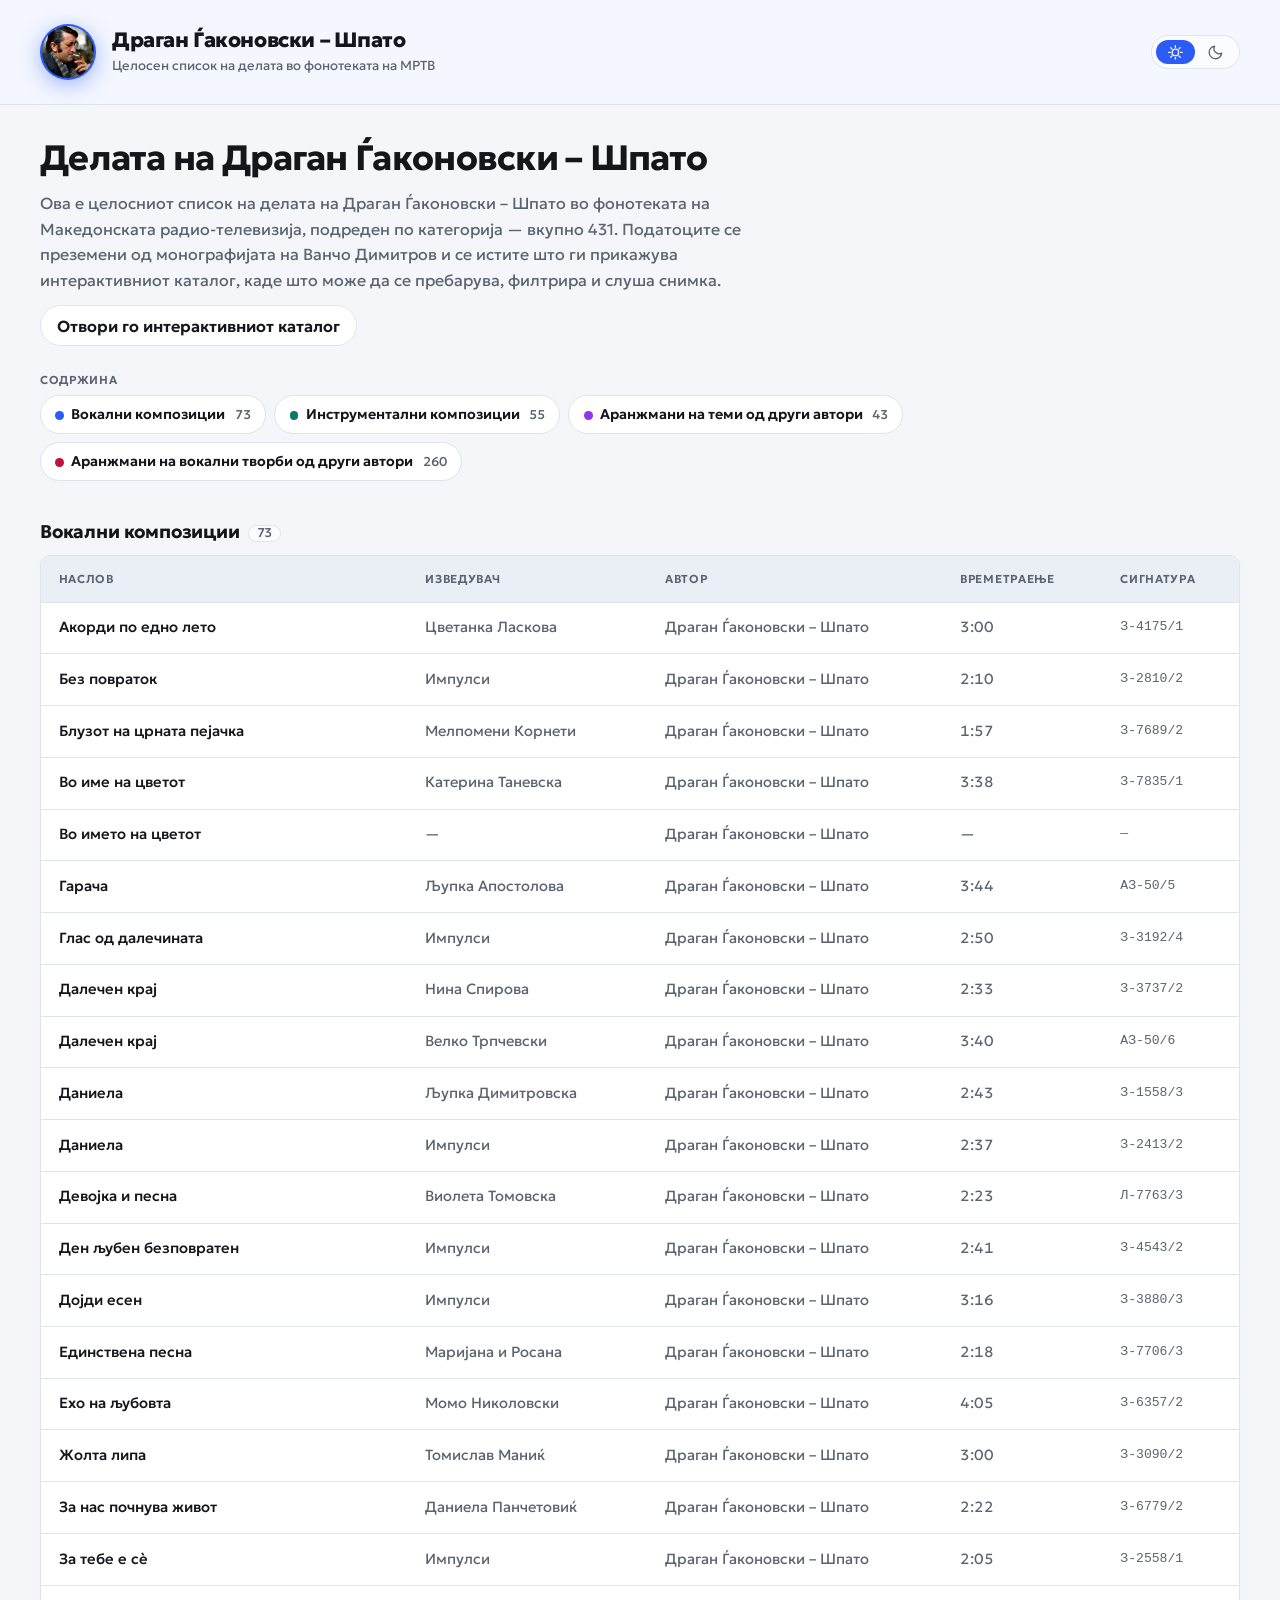
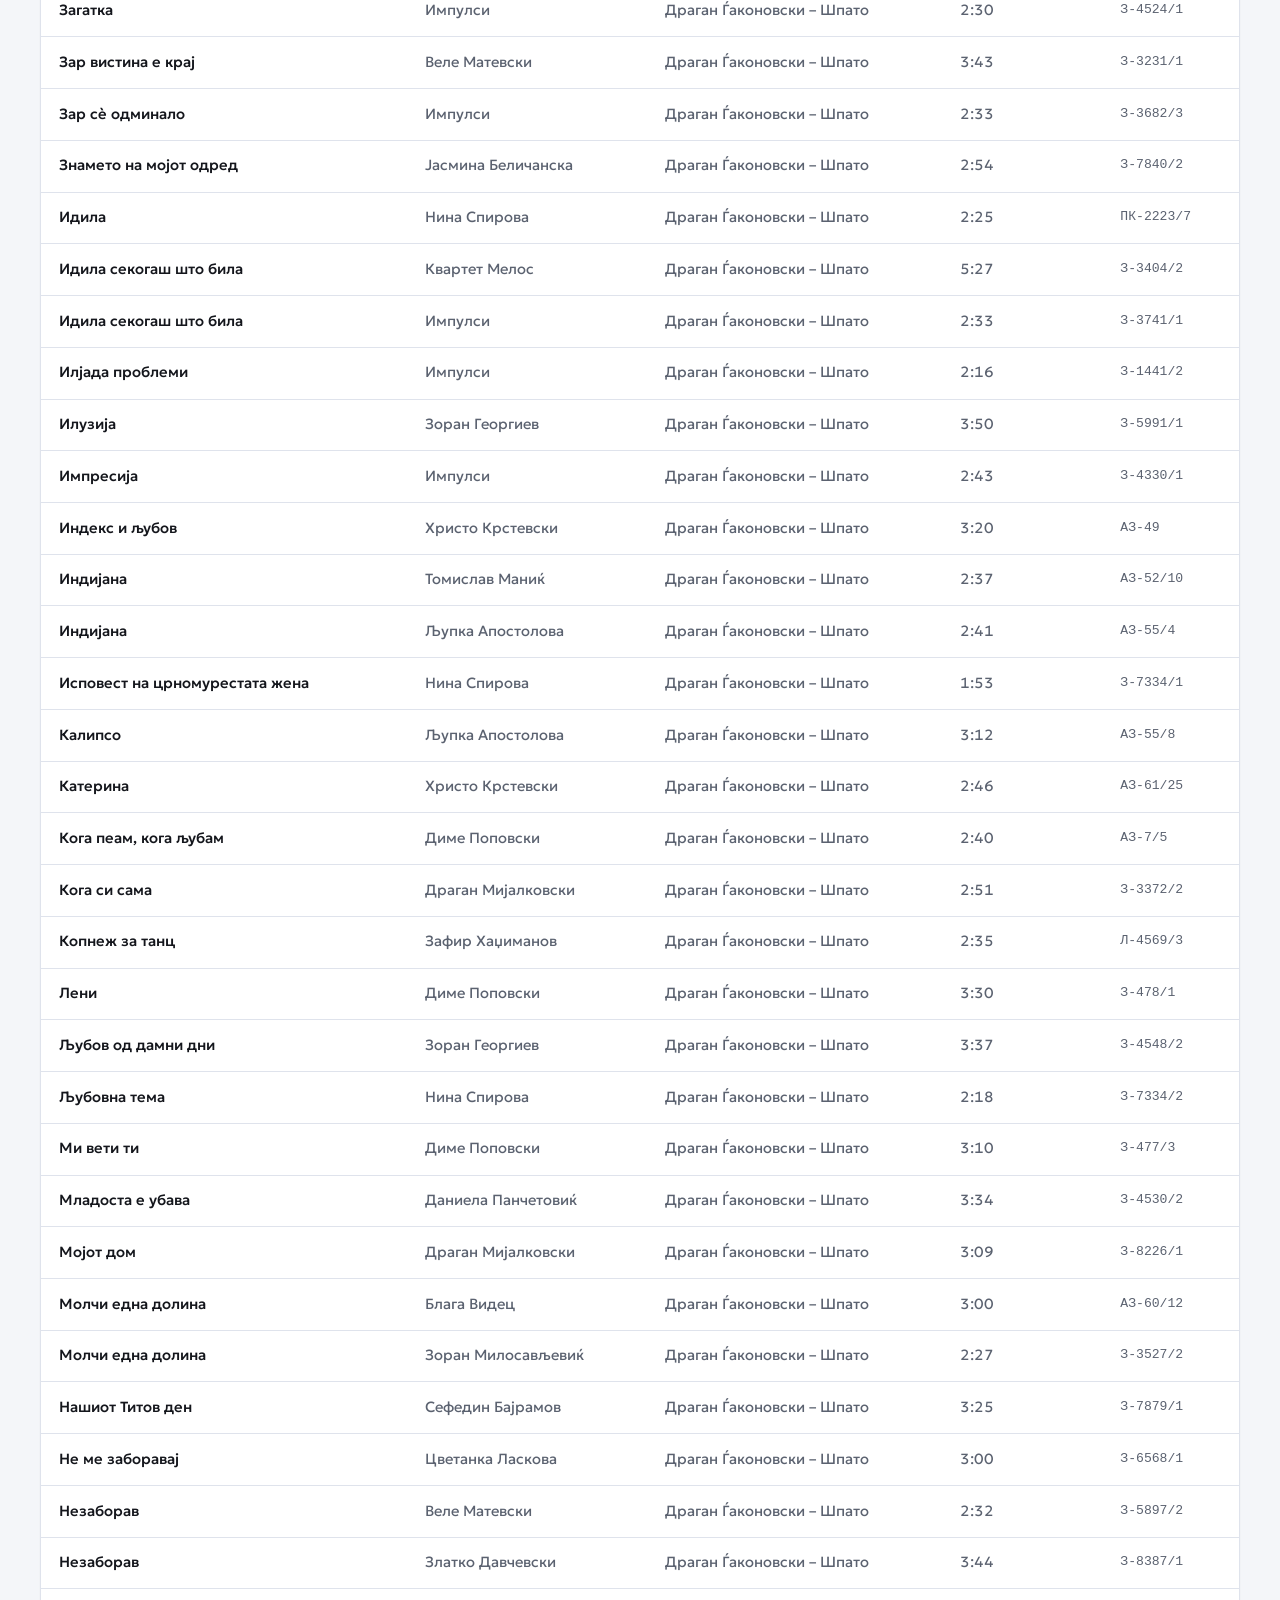
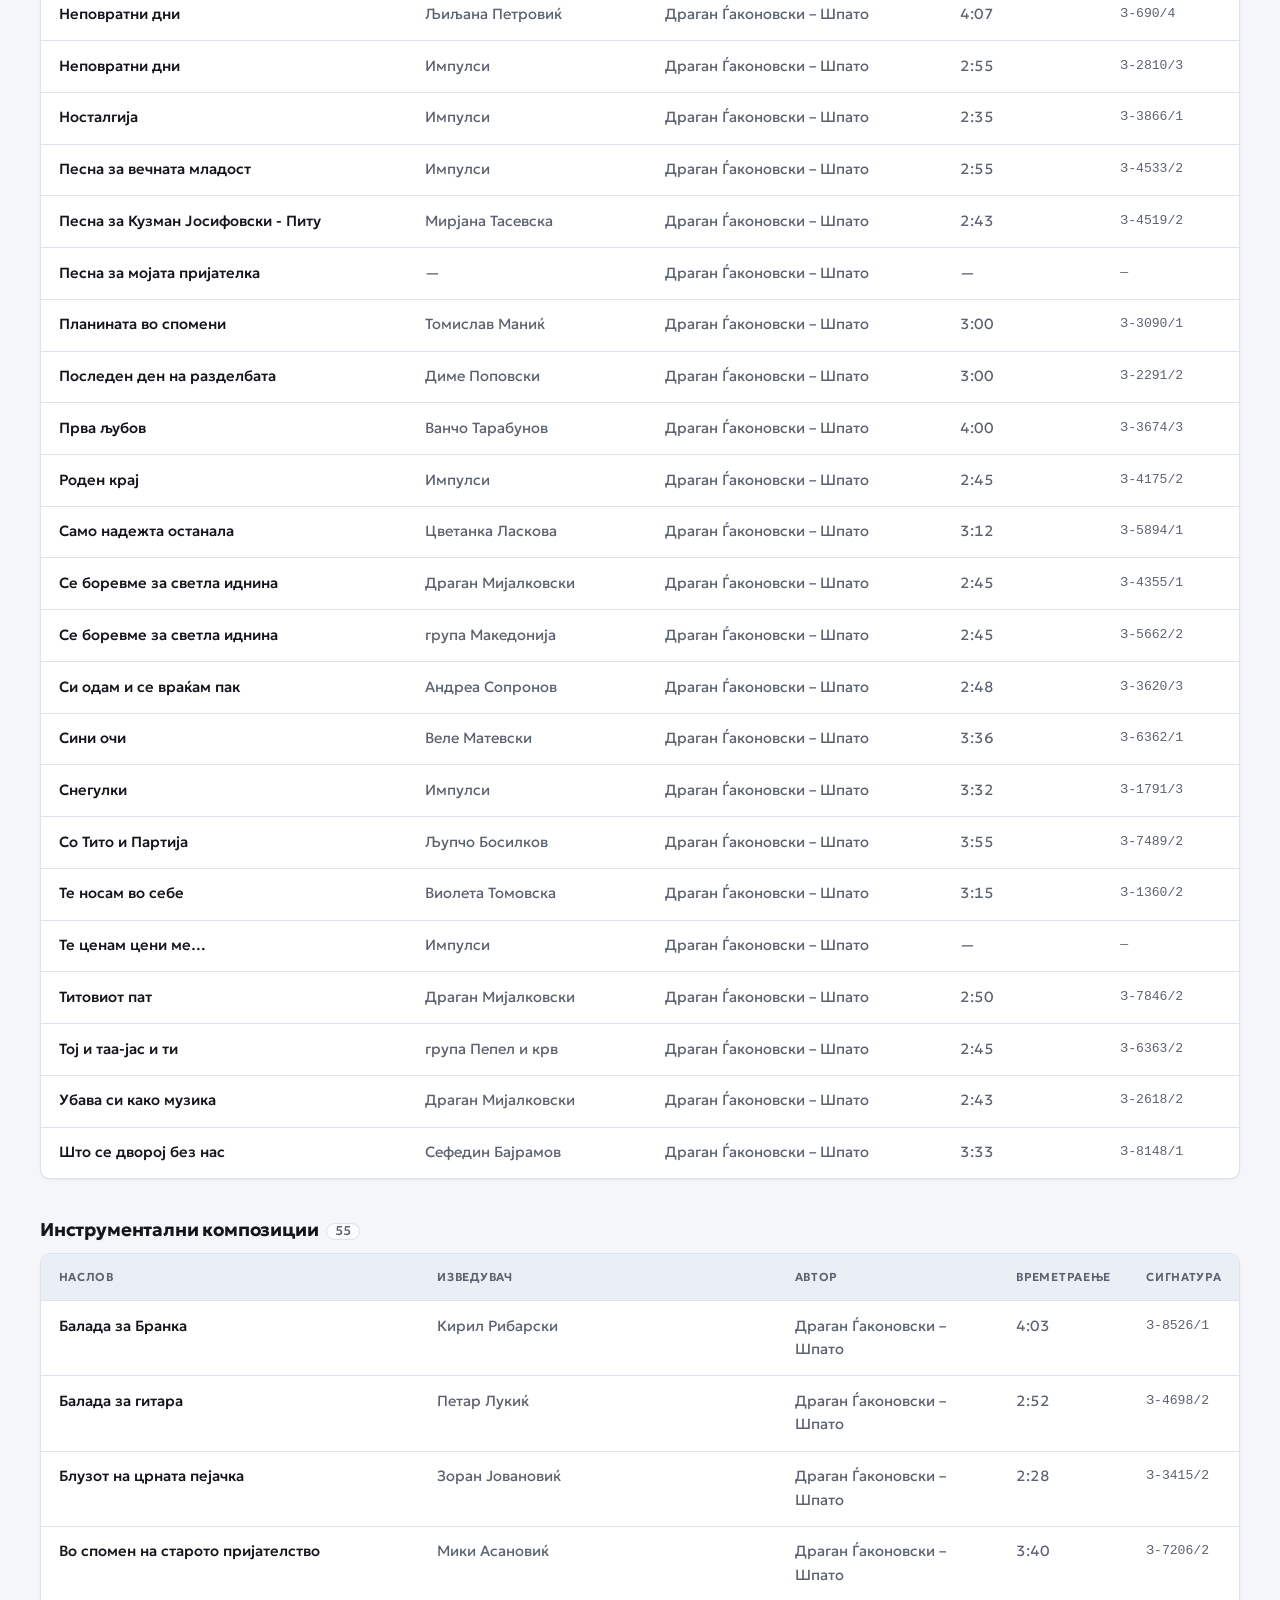
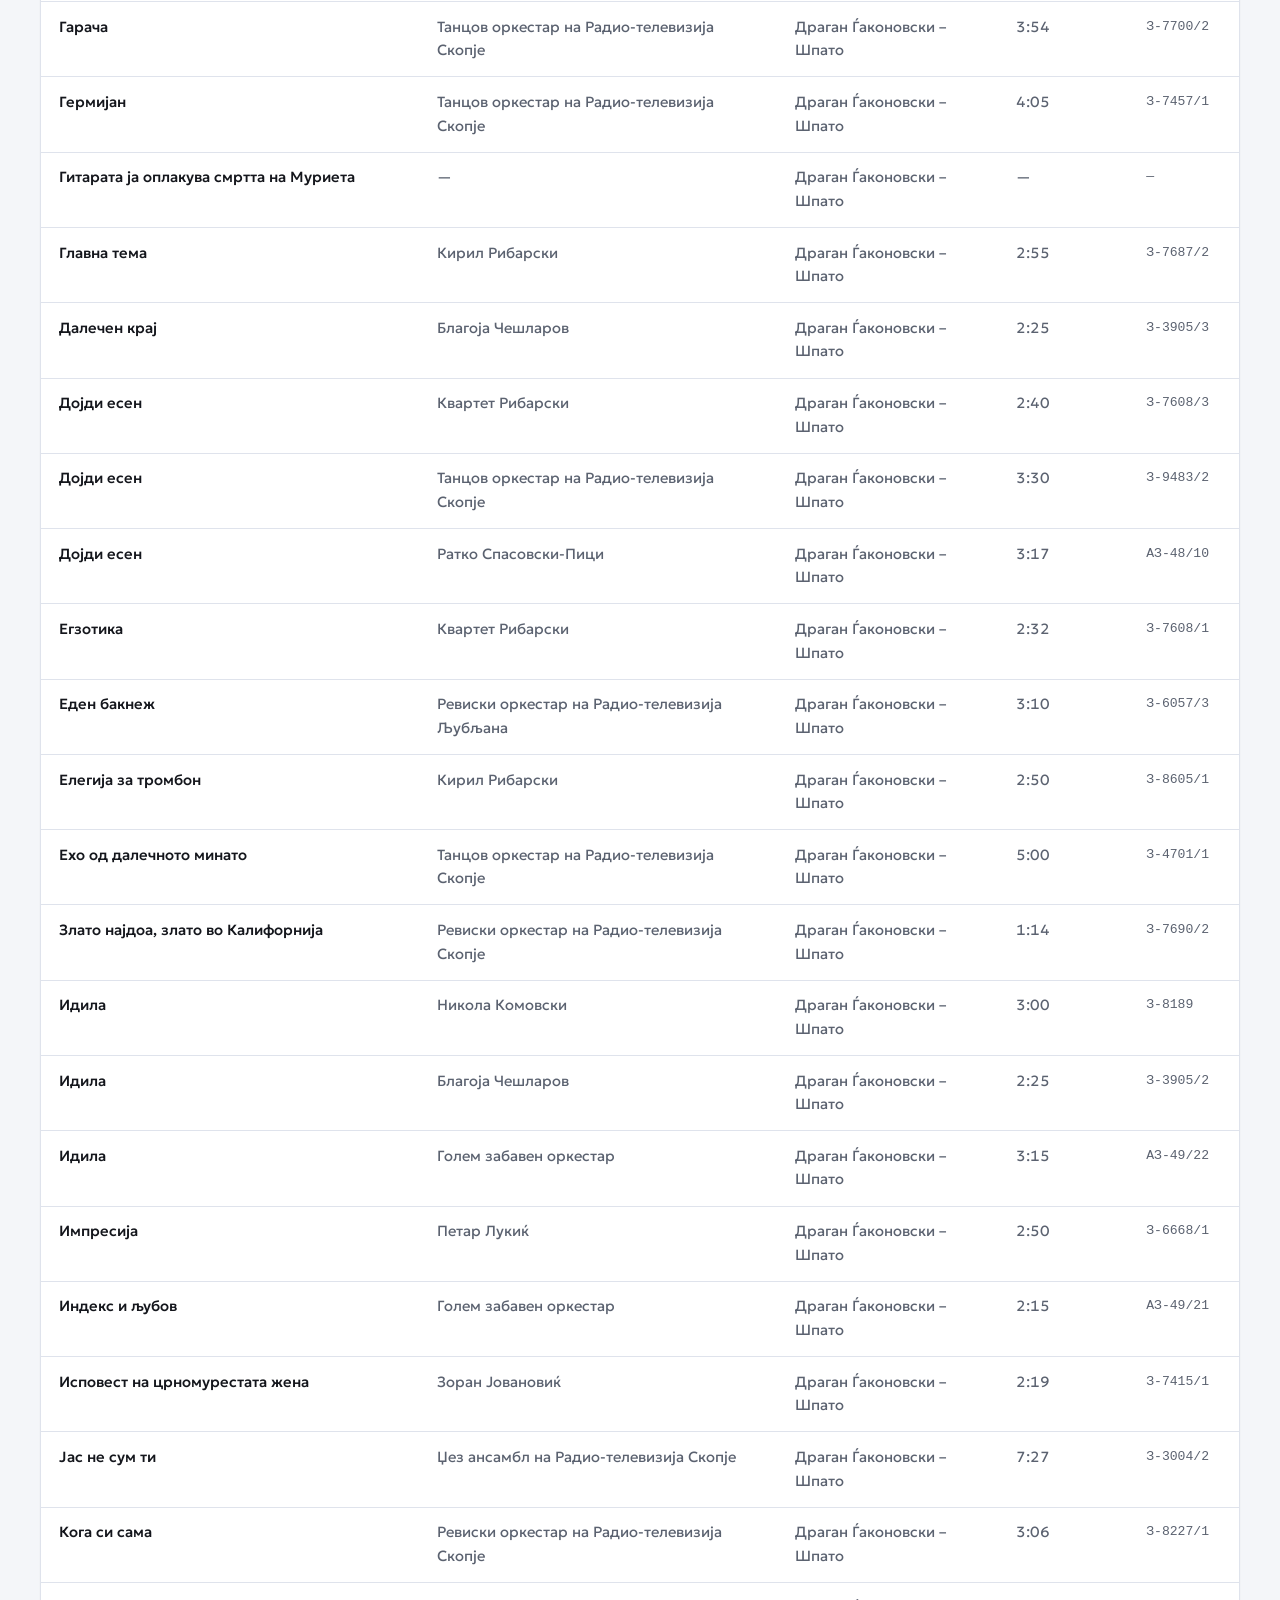
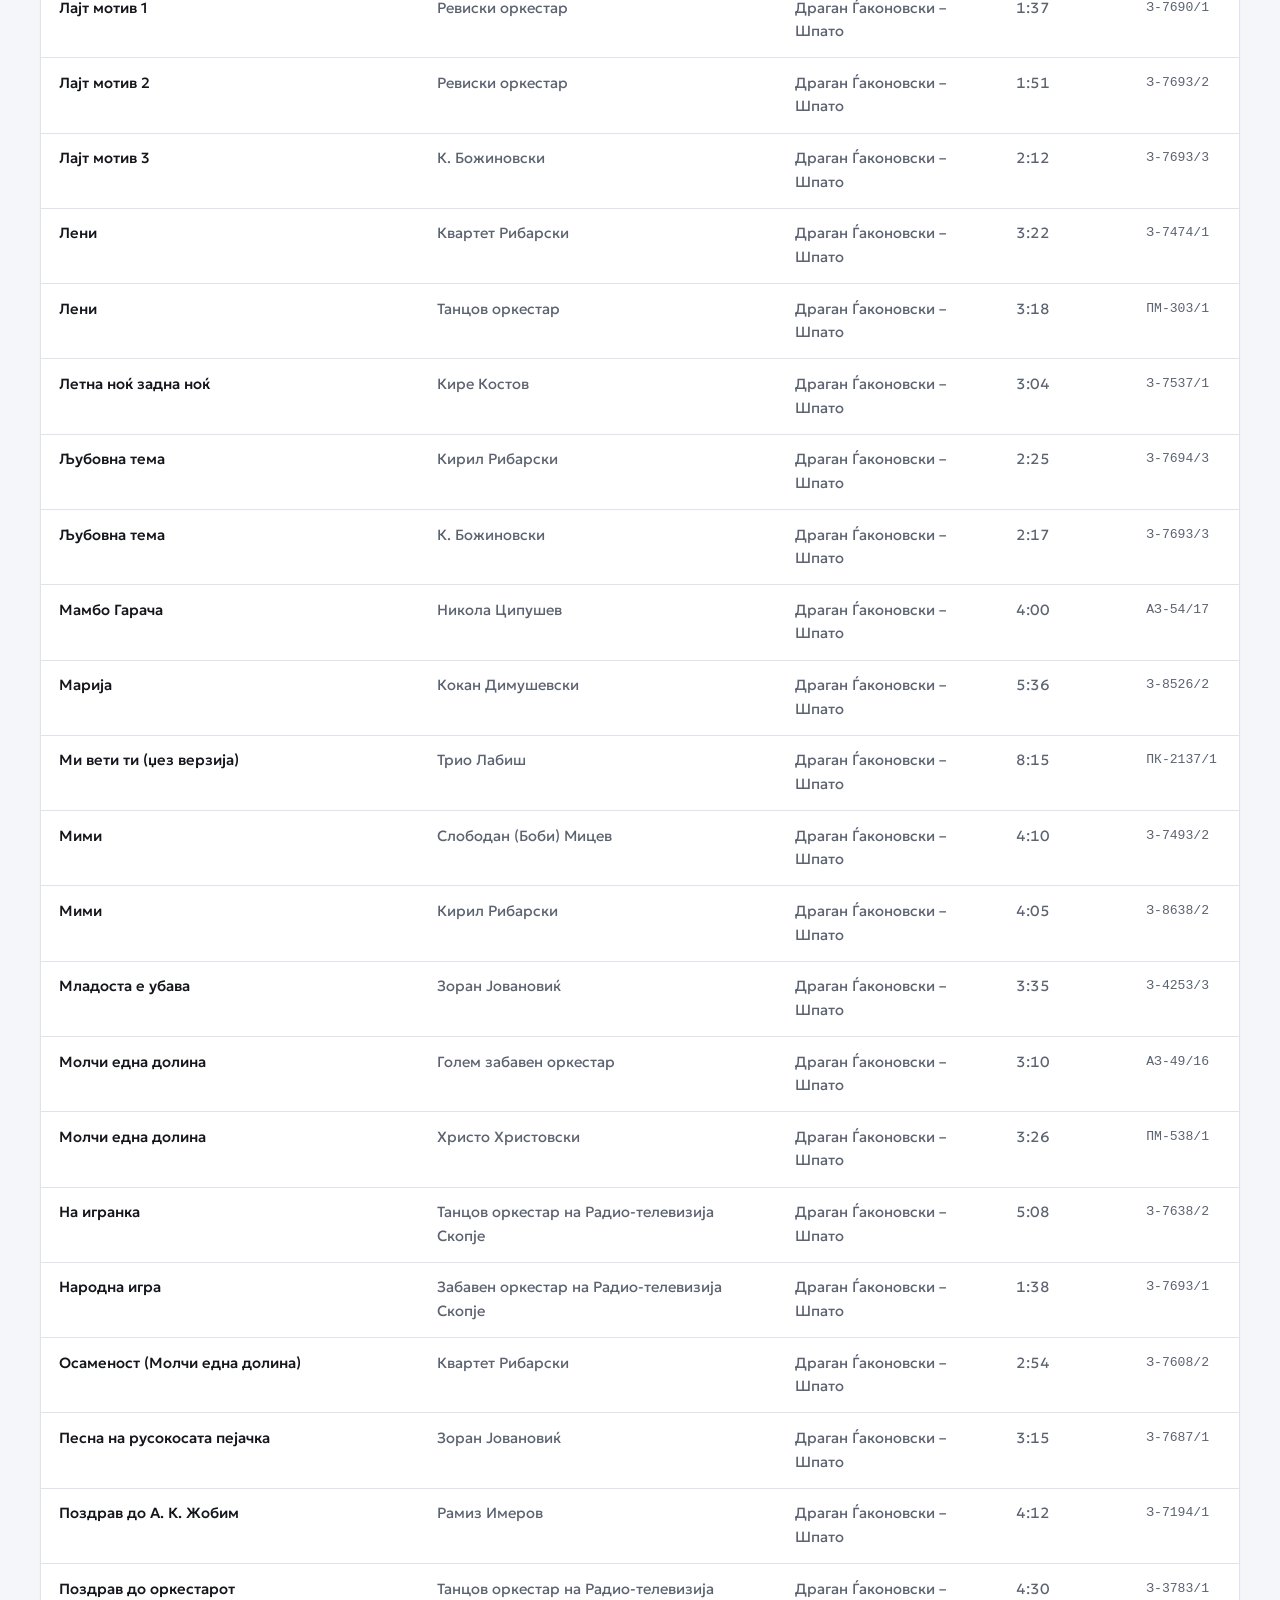
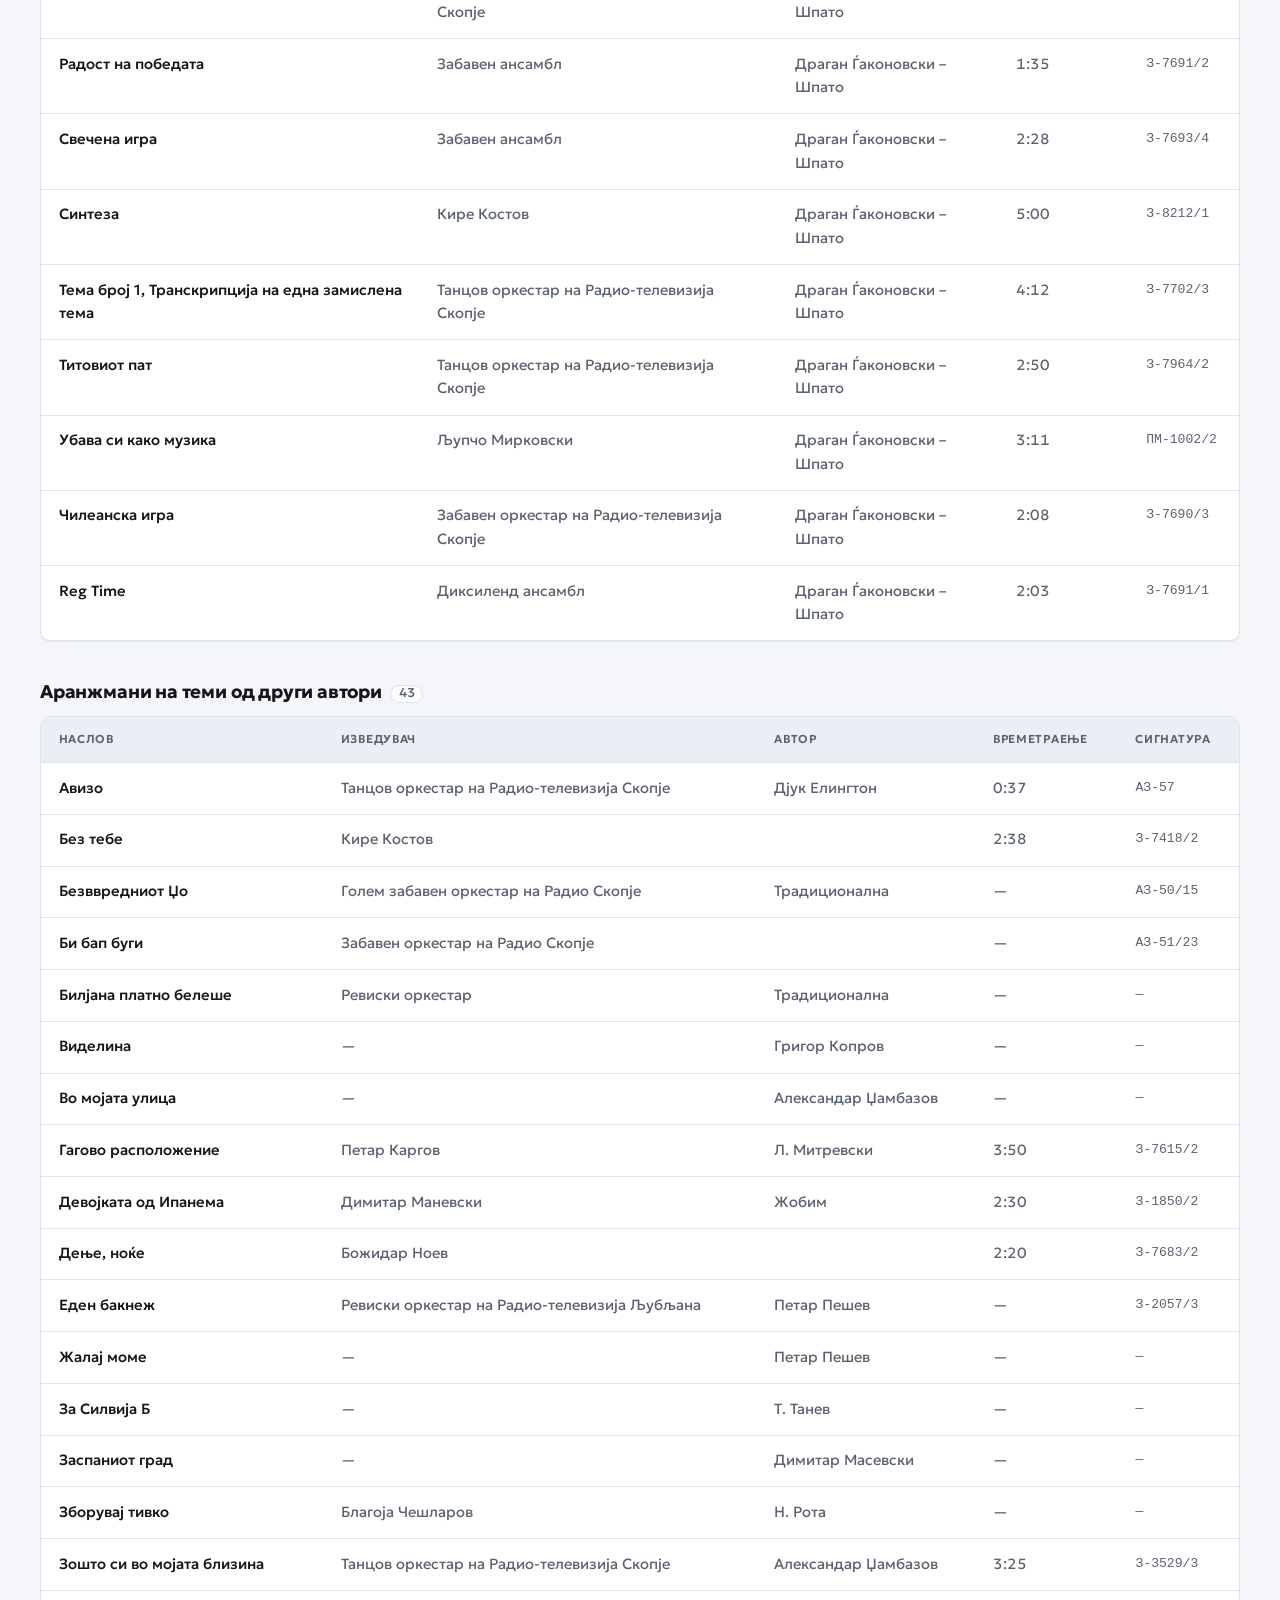
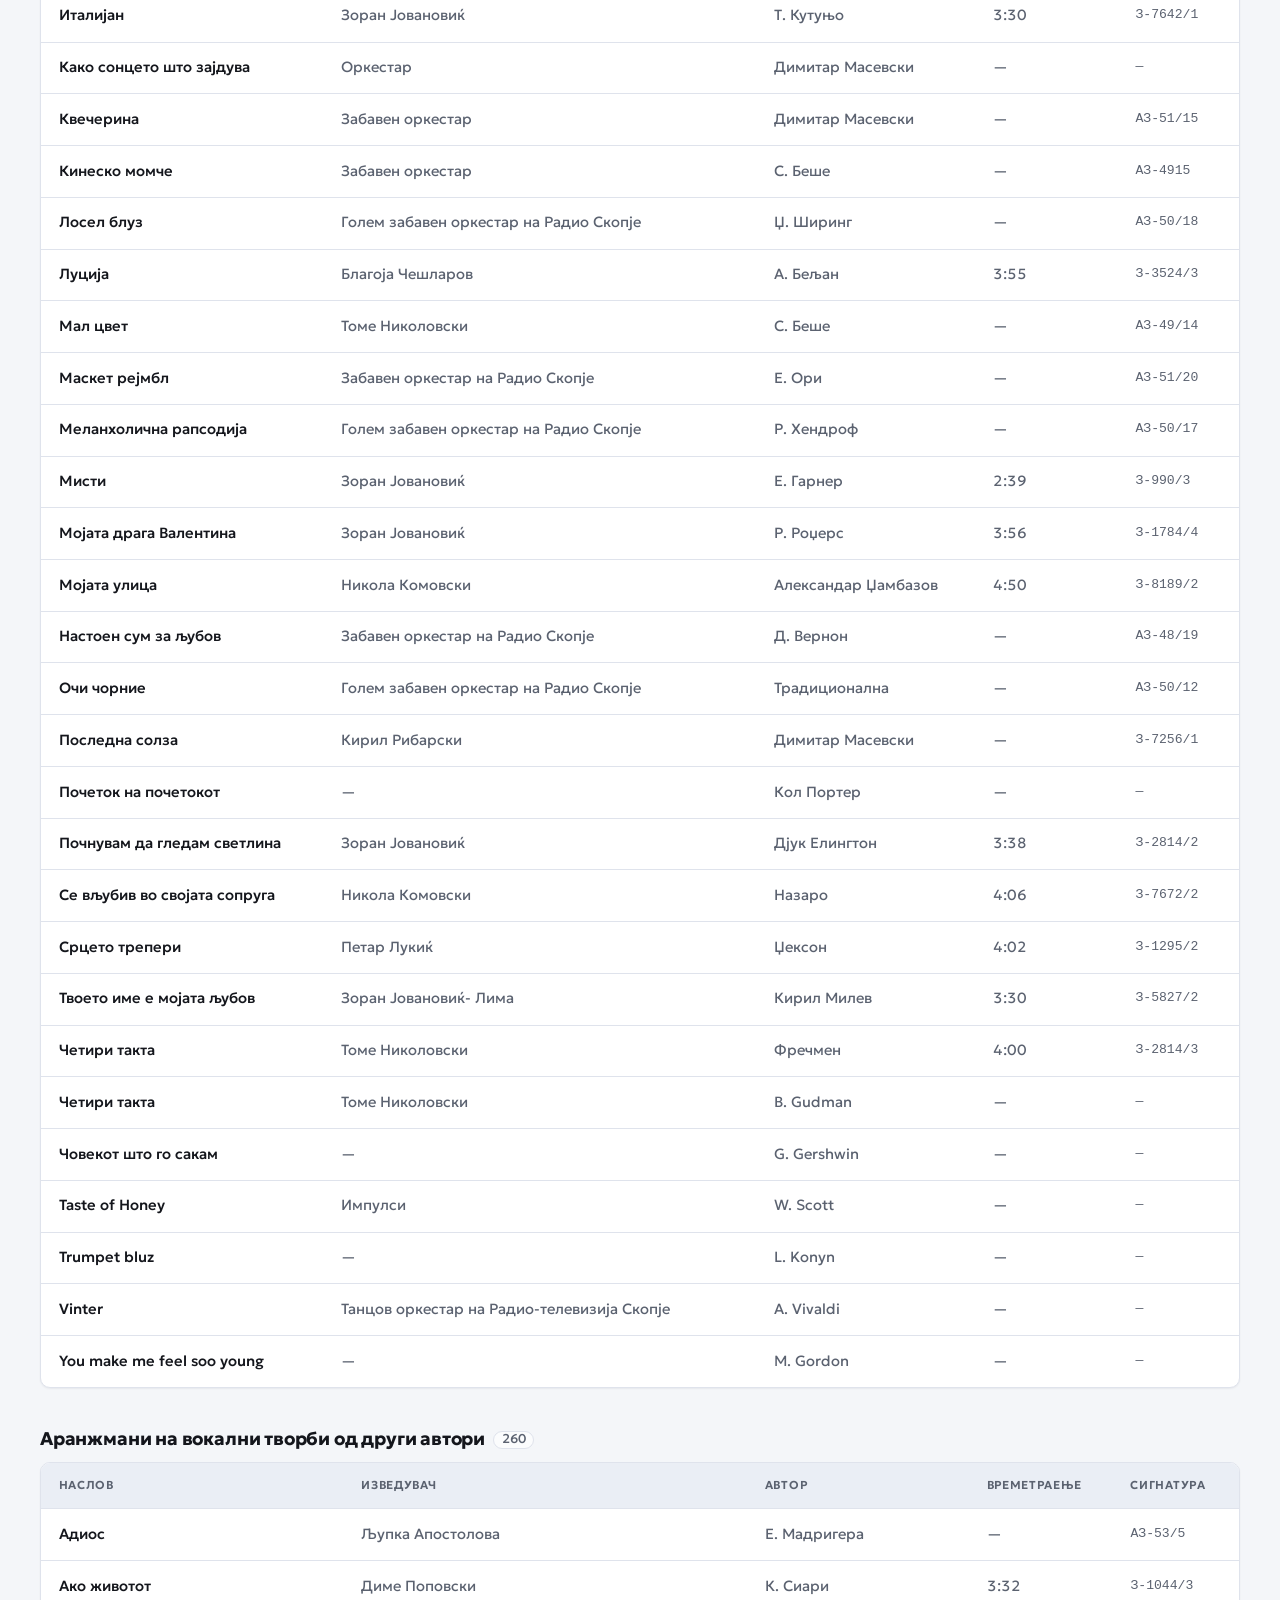
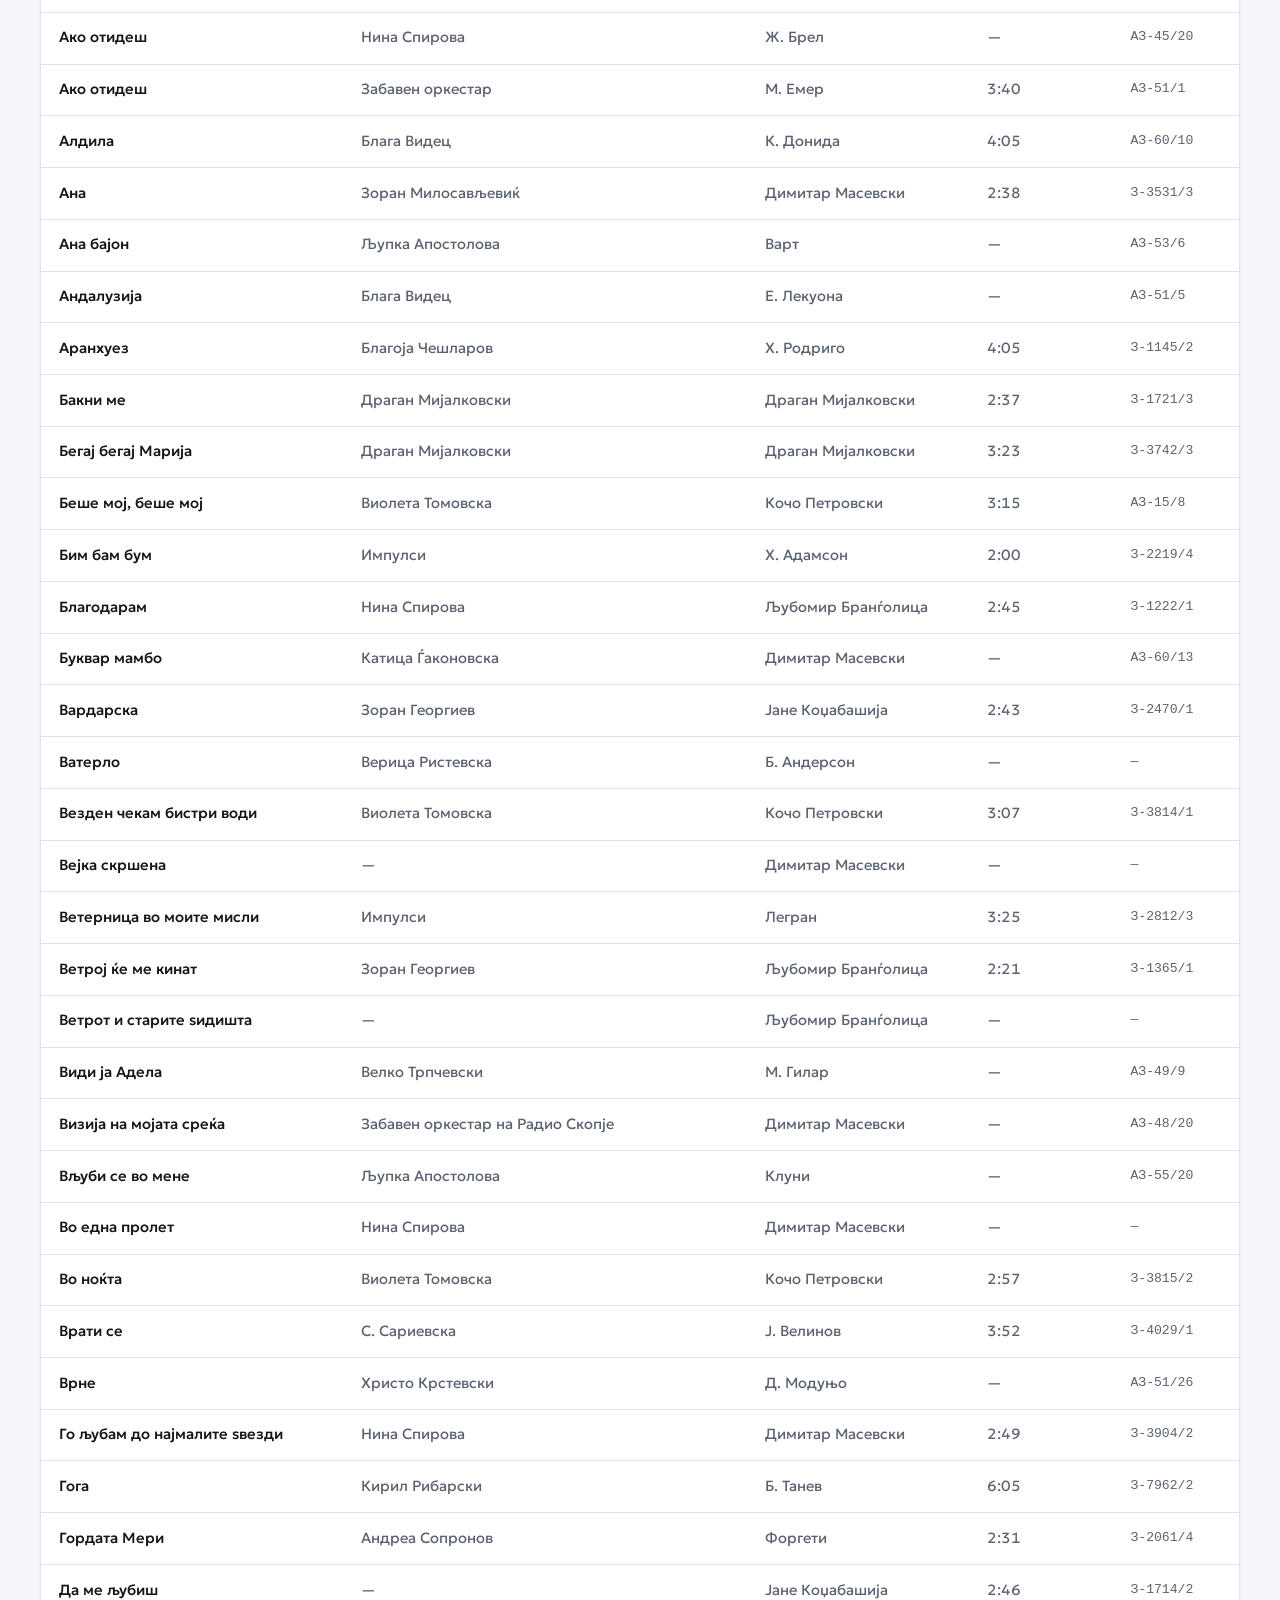
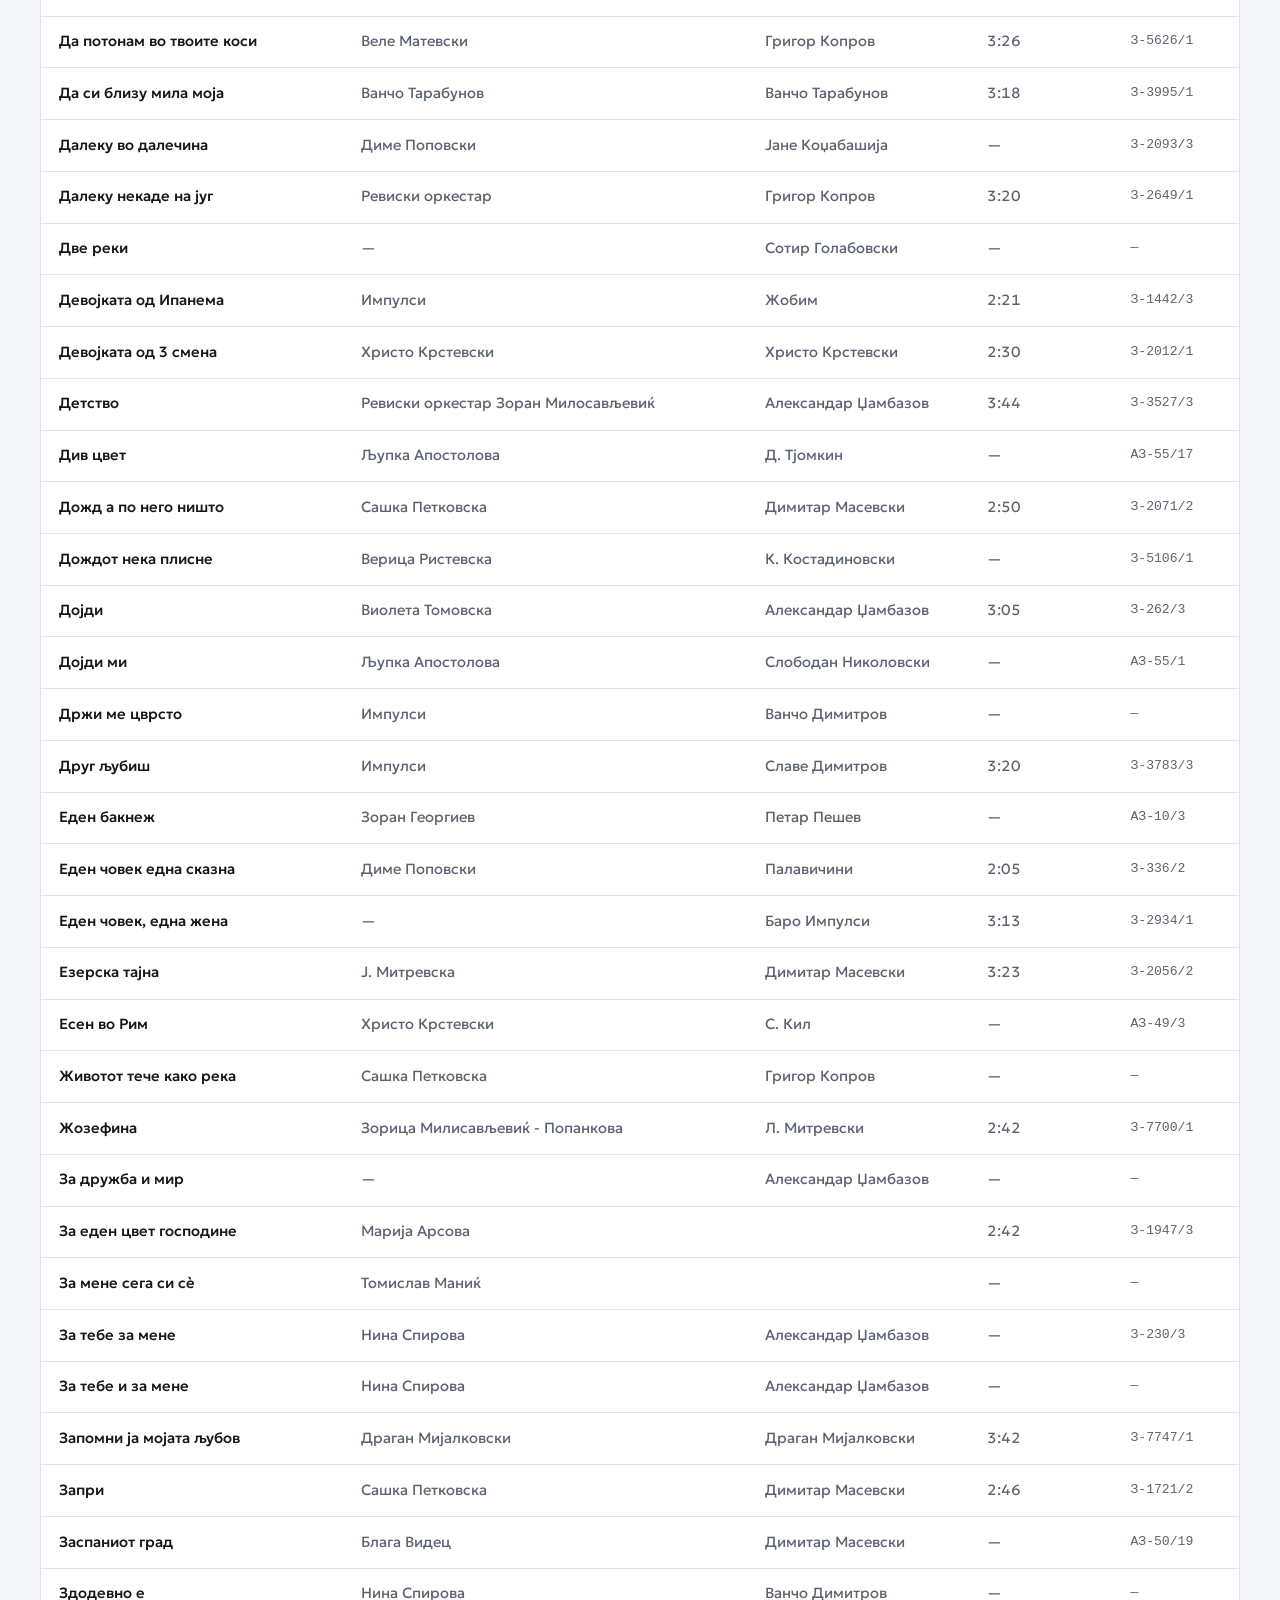
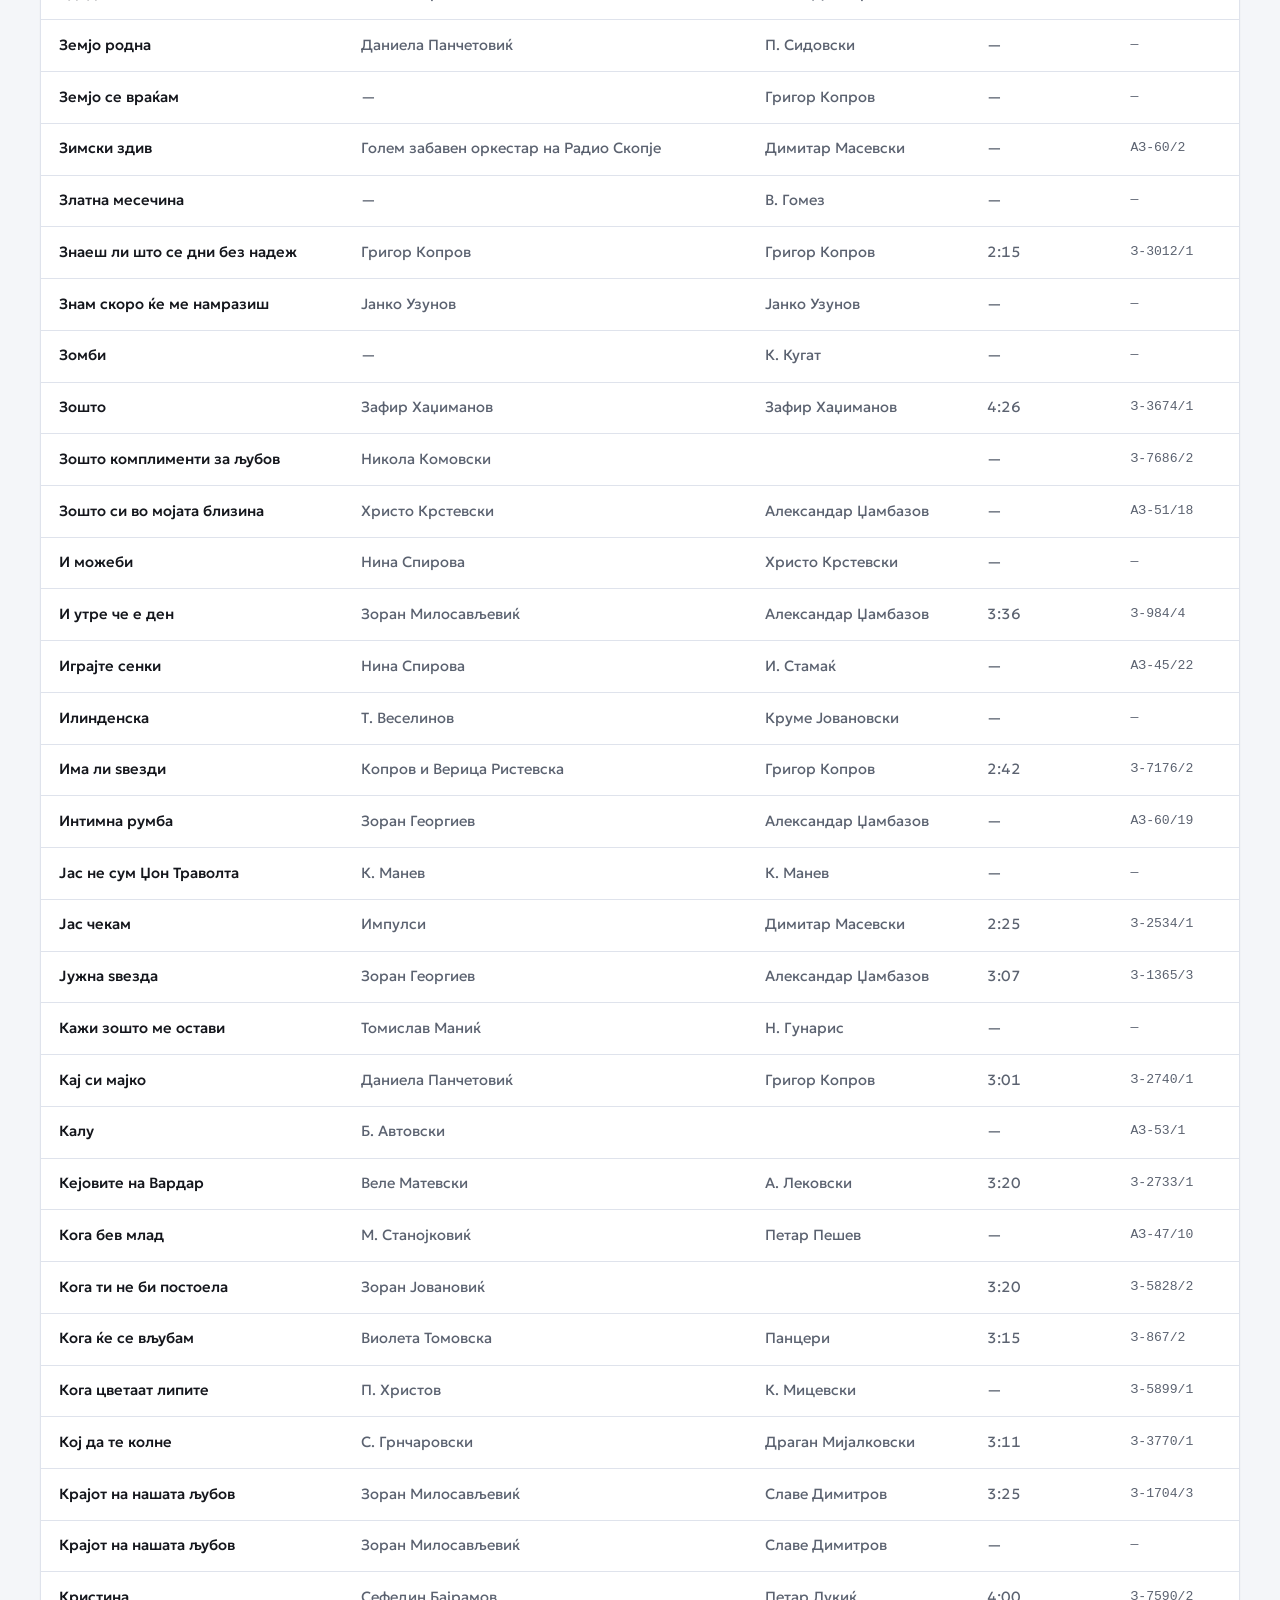
<file: dela.html>
<!doctype html>
<html lang="mk">
<head>
  <meta charset="utf-8">
  <meta name="viewport" content="width=device-width, initial-scale=1">
  <title>Сите дела на Драган Ѓаконовски – Шпато во фонотеката на МРТВ</title>
  <meta name="description" content="Целосен список на делата на Драган Ѓаконовски – Шпато во фонотеката на МРТВ, по категорија, со изведувач, времетраење и сигнатура.">
  <!-- The catalogue as one plain document, so a crawler that runs no
       scripts still reads the works. It is its own page rather than a
       copy of the app: this one is canonical for this address, and the
       app stays canonical for the root it is shared by. -->
  <link rel="canonical" href="https://shpato.gocemitevski.com/dela.html">
  <meta name="robots" content="index, follow, max-image-preview:large">
  <meta property="og:type" content="website">
  <meta property="og:site_name" content="Драган Ѓаконовски – Шпато">
  <meta property="og:url" content="https://shpato.gocemitevski.com/dela.html">
  <meta property="og:title" content="Сите дела на Драган Ѓаконовски – Шпато во фонотеката на МРТВ">
  <meta property="og:description" content="Целосен список на делата на Драган Ѓаконовски – Шпато во фонотеката на МРТВ, по категорија, со изведувач, времетраење и сигнатура.">
  <meta property="og:locale" content="mk_MK">
  <meta property="og:image" content="https://shpato.gocemitevski.com/assets/images/Dragan-Gjakonovski-Shpato-Cover.png">
  <meta property="og:image:type" content="image/png">
  <meta property="og:image:width" content="1920">
  <meta property="og:image:height" content="1080">
  <meta name="twitter:card" content="summary_large_image">
  <meta name="twitter:title" content="Сите дела на Драган Ѓаконовски – Шпато во фонотеката на МРТВ">
  <meta name="twitter:description" content="Целосен список на делата на Драган Ѓаконовски – Шпато во фонотеката на МРТВ, по категорија, со изведувач, времетраење и сигнатура.">
  <meta name="twitter:image" content="https://shpato.gocemitevski.com/assets/images/Dragan-Gjakonovski-Shpato-Cover.png">
  <link rel="icon" href="assets/images/favicon.ico" sizes="16x16 32x32 48x48">
  <link rel="icon" href="assets/images/favicon-32.png" type="image/png" sizes="32x32">
  <link rel="icon" href="assets/images/favicon-16.png" type="image/png" sizes="16x16">
  <link rel="apple-touch-icon" href="assets/images/apple-touch-icon.png">
  <meta name="theme-color" content="#0d1117">
  <script type="application/ld+json">
  {
    "@context": "https://schema.org",
    "@graph": [
      {
        "@type": "BreadcrumbList",
        "@id": "https://shpato.gocemitevski.com/dela.html#breadcrumb",
        "itemListElement": [
          {
            "@type": "ListItem",
            "position": 1,
            "name": "Дигитален каталог",
            "item": "https://shpato.gocemitevski.com/"
          },
          {
            "@type": "ListItem",
            "position": 2,
            "name": "Сите дела на Шпато"
          }
        ]
      },
      {
        "@type": "CollectionPage",
        "@id": "https://shpato.gocemitevski.com/dela.html#page",
        "url": "https://shpato.gocemitevski.com/dela.html",
        "name": "Сите дела на Драган Ѓаконовски – Шпато во фонотеката на МРТВ",
        "description": "Целосен список на делата на Драган Ѓаконовски – Шпато во фонотеката на МРТВ, по категорија, со изведувач, времетраење и сигнатура.",
        "inLanguage": "mk",
        "isPartOf": {
          "@id": "https://shpato.gocemitevski.com/#website"
        },
        "about": {
          "@id": "https://shpato.gocemitevski.com/#person"
        },
        "breadcrumb": {
          "@id": "https://shpato.gocemitevski.com/dela.html#breadcrumb"
        }
      }
    ]
  }
  </script>
  <script>
    /* Apply the saved theme before first paint, so a reader who chose the dark
       theme in the app does not get a white flash here. */
    (function () {
      try {
        var saved = localStorage.getItem("shpato-theme");
        var theme = saved || (window.matchMedia && window.matchMedia("(prefers-color-scheme: dark)").matches ? "dark" : "light");
        document.documentElement.setAttribute("data-theme", theme);
      } catch (e) {}
    })();
  </script>
  <link rel="stylesheet" href="assets/styles.min.css">
</head>
<body class="catalog-doc">
  <a class="skip-link" href="#main">Прескокни до содржината</a>

  <header class="site-header">
    <a class="brand" href="index.html">
      <span class="brand-mark" aria-hidden="true">
        <img src="assets/images/Dragan-Gjakonovski-Shpato-Icon-168.webp" alt="" width="168" height="168">
      </span>
      <span class="brand-text">
        <span class="brand-name">Драган Ѓаконовски – Шпато</span>
        <span class="brand-sub">Целосен список на делата во фонотеката на МРТВ</span>
      </span>
    </a>
    <div class="header-actions">
      <div class="theme-toggle" role="group" aria-label="Тема">
        <button type="button" data-theme="light" aria-pressed="false" aria-label="Светла" title="Светла">
          <svg class="toggle-icon" viewBox="0 0 24 24" aria-hidden="true" focusable="false"><circle cx="12" cy="12" r="4.6"/><path d="M12 2.4v2.2M12 19.4v2.2M2.4 12h2.2M19.4 12h2.2M5.2 5.2l1.6 1.6M17.2 17.2l1.6 1.6M18.8 5.2l-1.6 1.6M6.8 17.2l-1.6 1.6"/></svg>
        </button>
        <button type="button" data-theme="dark" aria-pressed="false" aria-label="Темна" title="Темна">
          <svg class="toggle-icon" viewBox="0 0 24 24" aria-hidden="true" focusable="false"><path d="M21 13.1A9 9 0 1 1 10.9 3.1 7.4 7.4 0 0 0 21 13.1Z"/></svg>
        </button>
      </div>
    </div>
  </header>

  <main id="main" tabindex="-1">
    <h1>Делата на Драган Ѓаконовски – Шпато</h1>
    <p class="doc-lead">Ова е целосниот список на делата на Драган Ѓаконовски – Шпато во фонотеката на Македонската радио-телевизија, подреден по категорија — вкупно 431. Податоците се преземени од монографијата на Ванчо Димитров и се истите што ги прикажува интерактивниот каталог, каде што може да се пребарува, филтрира и слуша снимка.</p>
    <p class="doc-cta"><a class="btn" href="index.html">Отвори го интерактивниот каталог</a></p>
    <nav class="doc-toc" aria-labelledby="doc-contents">
      <p class="doc-toc-title" id="doc-contents">Содржина</p>
      <ul>
        <li><a class="btn" href="#cat-vocal" data-cat="vocal"><span class="doc-dot" aria-hidden="true"></span>Вокални композиции <span class="doc-count">73</span></a></li>
        <li><a class="btn" href="#cat-instrumental" data-cat="instrumental"><span class="doc-dot" aria-hidden="true"></span>Инструментални композиции <span class="doc-count">55</span></a></li>
        <li><a class="btn" href="#cat-arrThemes" data-cat="arrThemes"><span class="doc-dot" aria-hidden="true"></span>Аранжмани на теми од други автори <span class="doc-count">43</span></a></li>
        <li><a class="btn" href="#cat-arrVocal" data-cat="arrVocal"><span class="doc-dot" aria-hidden="true"></span>Аранжмани на вокални творби од други автори <span class="doc-count">260</span></a></li>
      </ul>
    </nav>

    <section class="doc-section" id="cat-vocal" aria-labelledby="h-vocal">
      <h2 id="h-vocal">Вокални композиции <span class="doc-count">73</span></h2>
      <div class="table-frame">
        <div class="table-wrap doc-table" tabindex="0">
          <table class="catalog-table">
            <caption class="visually-hidden">Вокални композиции во фонотеката на МРТВ</caption>
            <thead><tr><th scope="col">Наслов</th><th scope="col">Изведувач</th><th scope="col">Автор</th><th scope="col">Времетраење</th><th scope="col">Сигнатура</th></tr></thead>
            <tbody>
              <tr><th scope="row" class="cell-title">Акорди по едно лето</th><td class="cell-perf">Цветанка Ласкова</td><td class="cell-comp">Драган Ѓаконовски – Шпато</td><td class="dur">3:00</td><td class="sig">З-4175/1</td></tr>
              <tr><th scope="row" class="cell-title">Без повраток</th><td class="cell-perf">Импулси</td><td class="cell-comp">Драган Ѓаконовски – Шпато</td><td class="dur">2:10</td><td class="sig">З-2810/2</td></tr>
              <tr><th scope="row" class="cell-title">Блузот на црната пејачка</th><td class="cell-perf">Мелпомени Корнети</td><td class="cell-comp">Драган Ѓаконовски – Шпато</td><td class="dur">1:57</td><td class="sig">З-7689/2</td></tr>
              <tr><th scope="row" class="cell-title">Во име на цветот</th><td class="cell-perf">Катерина Таневска</td><td class="cell-comp">Драган Ѓаконовски – Шпато</td><td class="dur">3:38</td><td class="sig">З-7835/1</td></tr>
              <tr><th scope="row" class="cell-title">Во името на цветот</th><td class="cell-perf">—</td><td class="cell-comp">Драган Ѓаконовски – Шпато</td><td class="dur">—</td><td class="sig">—</td></tr>
              <tr><th scope="row" class="cell-title">Гарача</th><td class="cell-perf">Љупка Апостолова</td><td class="cell-comp">Драган Ѓаконовски – Шпато</td><td class="dur">3:44</td><td class="sig">АЗ-50/5</td></tr>
              <tr><th scope="row" class="cell-title">Глас од далечината</th><td class="cell-perf">Импулси</td><td class="cell-comp">Драган Ѓаконовски – Шпато</td><td class="dur">2:50</td><td class="sig">З-3192/4</td></tr>
              <tr><th scope="row" class="cell-title">Далечен крај</th><td class="cell-perf">Нина Спирова</td><td class="cell-comp">Драган Ѓаконовски – Шпато</td><td class="dur">2:33</td><td class="sig">З-3737/2</td></tr>
              <tr><th scope="row" class="cell-title">Далечен крај</th><td class="cell-perf">Велко Трпчевски</td><td class="cell-comp">Драган Ѓаконовски – Шпато</td><td class="dur">3:40</td><td class="sig">АЗ-50/6</td></tr>
              <tr><th scope="row" class="cell-title">Даниела</th><td class="cell-perf">Љупка Димитровска</td><td class="cell-comp">Драган Ѓаконовски – Шпато</td><td class="dur">2:43</td><td class="sig">З-1558/3</td></tr>
              <tr><th scope="row" class="cell-title">Даниела</th><td class="cell-perf">Импулси</td><td class="cell-comp">Драган Ѓаконовски – Шпато</td><td class="dur">2:37</td><td class="sig">З-2413/2</td></tr>
              <tr><th scope="row" class="cell-title">Девојка и песна</th><td class="cell-perf">Виолета Томовска</td><td class="cell-comp">Драган Ѓаконовски – Шпато</td><td class="dur">2:23</td><td class="sig">Л-7763/3</td></tr>
              <tr><th scope="row" class="cell-title">Ден љубен безповратен</th><td class="cell-perf">Импулси</td><td class="cell-comp">Драган Ѓаконовски – Шпато</td><td class="dur">2:41</td><td class="sig">З-4543/2</td></tr>
              <tr><th scope="row" class="cell-title">Дојди есен</th><td class="cell-perf">Импулси</td><td class="cell-comp">Драган Ѓаконовски – Шпато</td><td class="dur">3:16</td><td class="sig">З-3880/3</td></tr>
              <tr><th scope="row" class="cell-title">Единствена песна</th><td class="cell-perf">Маријана и Росана</td><td class="cell-comp">Драган Ѓаконовски – Шпато</td><td class="dur">2:18</td><td class="sig">З-7706/3</td></tr>
              <tr><th scope="row" class="cell-title">Ехо на љубовта</th><td class="cell-perf">Момо Николовски</td><td class="cell-comp">Драган Ѓаконовски – Шпато</td><td class="dur">4:05</td><td class="sig">З-6357/2</td></tr>
              <tr><th scope="row" class="cell-title">Жолта липа</th><td class="cell-perf">Томислав Маниќ</td><td class="cell-comp">Драган Ѓаконовски – Шпато</td><td class="dur">3:00</td><td class="sig">З-3090/2</td></tr>
              <tr><th scope="row" class="cell-title">За нас почнува живот</th><td class="cell-perf">Даниела Панчетовиќ</td><td class="cell-comp">Драган Ѓаконовски – Шпато</td><td class="dur">2:22</td><td class="sig">З-6779/2</td></tr>
              <tr><th scope="row" class="cell-title">За тебе е сè</th><td class="cell-perf">Импулси</td><td class="cell-comp">Драган Ѓаконовски – Шпато</td><td class="dur">2:05</td><td class="sig">З-2558/1</td></tr>
              <tr><th scope="row" class="cell-title">Загатка</th><td class="cell-perf">Импулси</td><td class="cell-comp">Драган Ѓаконовски – Шпато</td><td class="dur">2:30</td><td class="sig">З-4524/1</td></tr>
              <tr><th scope="row" class="cell-title">Зар вистина е крај</th><td class="cell-perf">Веле Матевски</td><td class="cell-comp">Драган Ѓаконовски – Шпато</td><td class="dur">3:43</td><td class="sig">З-3231/1</td></tr>
              <tr><th scope="row" class="cell-title">Зар сè одминало</th><td class="cell-perf">Импулси</td><td class="cell-comp">Драган Ѓаконовски – Шпато</td><td class="dur">2:33</td><td class="sig">З-3682/3</td></tr>
              <tr><th scope="row" class="cell-title">Знамето на мојот одред</th><td class="cell-perf">Јасмина Беличанска</td><td class="cell-comp">Драган Ѓаконовски – Шпато</td><td class="dur">2:54</td><td class="sig">З-7840/2</td></tr>
              <tr><th scope="row" class="cell-title">Идила</th><td class="cell-perf">Нина Спирова</td><td class="cell-comp">Драган Ѓаконовски – Шпато</td><td class="dur">2:25</td><td class="sig">ПК-2223/7</td></tr>
              <tr><th scope="row" class="cell-title">Идила секогаш што била</th><td class="cell-perf">Квартет Мелос</td><td class="cell-comp">Драган Ѓаконовски – Шпато</td><td class="dur">5:27</td><td class="sig">З-3404/2</td></tr>
              <tr><th scope="row" class="cell-title">Идила секогаш што била</th><td class="cell-perf">Импулси</td><td class="cell-comp">Драган Ѓаконовски – Шпато</td><td class="dur">2:33</td><td class="sig">З-3741/1</td></tr>
              <tr><th scope="row" class="cell-title">Илјада проблеми</th><td class="cell-perf">Импулси</td><td class="cell-comp">Драган Ѓаконовски – Шпато</td><td class="dur">2:16</td><td class="sig">З-1441/2</td></tr>
              <tr><th scope="row" class="cell-title">Илузија</th><td class="cell-perf">Зоран Георгиев</td><td class="cell-comp">Драган Ѓаконовски – Шпато</td><td class="dur">3:50</td><td class="sig">З-5991/1</td></tr>
              <tr><th scope="row" class="cell-title">Импресија</th><td class="cell-perf">Импулси</td><td class="cell-comp">Драган Ѓаконовски – Шпато</td><td class="dur">2:43</td><td class="sig">З-4330/1</td></tr>
              <tr><th scope="row" class="cell-title">Индекс и љубов</th><td class="cell-perf">Христо Крстевски</td><td class="cell-comp">Драган Ѓаконовски – Шпато</td><td class="dur">3:20</td><td class="sig">АЗ-49</td></tr>
              <tr><th scope="row" class="cell-title">Индијана</th><td class="cell-perf">Томислав Маниќ</td><td class="cell-comp">Драган Ѓаконовски – Шпато</td><td class="dur">2:37</td><td class="sig">АЗ-52/10</td></tr>
              <tr><th scope="row" class="cell-title">Индијана</th><td class="cell-perf">Љупка Апостолова</td><td class="cell-comp">Драган Ѓаконовски – Шпато</td><td class="dur">2:41</td><td class="sig">АЗ-55/4</td></tr>
              <tr><th scope="row" class="cell-title">Исповест на црномурестата жена</th><td class="cell-perf">Нина Спирова</td><td class="cell-comp">Драган Ѓаконовски – Шпато</td><td class="dur">1:53</td><td class="sig">З-7334/1</td></tr>
              <tr><th scope="row" class="cell-title">Калипсо</th><td class="cell-perf">Љупка Апостолова</td><td class="cell-comp">Драган Ѓаконовски – Шпато</td><td class="dur">3:12</td><td class="sig">АЗ-55/8</td></tr>
              <tr><th scope="row" class="cell-title">Катерина</th><td class="cell-perf">Христо Крстевски</td><td class="cell-comp">Драган Ѓаконовски – Шпато</td><td class="dur">2:46</td><td class="sig">АЗ-61/25</td></tr>
              <tr><th scope="row" class="cell-title">Кога пеам, кога љубам</th><td class="cell-perf">Диме Поповски</td><td class="cell-comp">Драган Ѓаконовски – Шпато</td><td class="dur">2:40</td><td class="sig">АЗ-7/5</td></tr>
              <tr><th scope="row" class="cell-title">Кога си сама</th><td class="cell-perf">Драган Мијалковски</td><td class="cell-comp">Драган Ѓаконовски – Шпато</td><td class="dur">2:51</td><td class="sig">З-3372/2</td></tr>
              <tr><th scope="row" class="cell-title">Копнеж за танц</th><td class="cell-perf">Зафир Хаџиманов</td><td class="cell-comp">Драган Ѓаконовски – Шпато</td><td class="dur">2:35</td><td class="sig">Л-4569/3</td></tr>
              <tr><th scope="row" class="cell-title">Лени</th><td class="cell-perf">Диме Поповски</td><td class="cell-comp">Драган Ѓаконовски – Шпато</td><td class="dur">3:30</td><td class="sig">З-478/1</td></tr>
              <tr><th scope="row" class="cell-title">Љубов од дамни дни</th><td class="cell-perf">Зоран Георгиев</td><td class="cell-comp">Драган Ѓаконовски – Шпато</td><td class="dur">3:37</td><td class="sig">З-4548/2</td></tr>
              <tr><th scope="row" class="cell-title">Љубовна тема</th><td class="cell-perf">Нина Спирова</td><td class="cell-comp">Драган Ѓаконовски – Шпато</td><td class="dur">2:18</td><td class="sig">З-7334/2</td></tr>
              <tr><th scope="row" class="cell-title">Ми вети ти</th><td class="cell-perf">Диме Поповски</td><td class="cell-comp">Драган Ѓаконовски – Шпато</td><td class="dur">3:10</td><td class="sig">З-477/3</td></tr>
              <tr><th scope="row" class="cell-title">Младоста е убава</th><td class="cell-perf">Даниела Панчетовиќ</td><td class="cell-comp">Драган Ѓаконовски – Шпато</td><td class="dur">3:34</td><td class="sig">З-4530/2</td></tr>
              <tr><th scope="row" class="cell-title">Мојот дом</th><td class="cell-perf">Драган Мијалковски</td><td class="cell-comp">Драган Ѓаконовски – Шпато</td><td class="dur">3:09</td><td class="sig">З-8226/1</td></tr>
              <tr><th scope="row" class="cell-title">Молчи една долина</th><td class="cell-perf">Блага Видец</td><td class="cell-comp">Драган Ѓаконовски – Шпато</td><td class="dur">3:00</td><td class="sig">АЗ-60/12</td></tr>
              <tr><th scope="row" class="cell-title">Молчи една долина</th><td class="cell-perf">Зоран Милосављевиќ</td><td class="cell-comp">Драган Ѓаконовски – Шпато</td><td class="dur">2:27</td><td class="sig">З-3527/2</td></tr>
              <tr><th scope="row" class="cell-title">Нашиот Титов ден</th><td class="cell-perf">Сефедин Бајрамов</td><td class="cell-comp">Драган Ѓаконовски – Шпато</td><td class="dur">3:25</td><td class="sig">З-7879/1</td></tr>
              <tr><th scope="row" class="cell-title">Не ме заборавај</th><td class="cell-perf">Цветанка Ласкова</td><td class="cell-comp">Драган Ѓаконовски – Шпато</td><td class="dur">3:00</td><td class="sig">З-6568/1</td></tr>
              <tr><th scope="row" class="cell-title">Незаборав</th><td class="cell-perf">Веле Матевски</td><td class="cell-comp">Драган Ѓаконовски – Шпато</td><td class="dur">2:32</td><td class="sig">З-5897/2</td></tr>
              <tr><th scope="row" class="cell-title">Незаборав</th><td class="cell-perf">Златко Давчевски</td><td class="cell-comp">Драган Ѓаконовски – Шпато</td><td class="dur">3:44</td><td class="sig">З-8387/1</td></tr>
              <tr><th scope="row" class="cell-title">Неповратни дни</th><td class="cell-perf">Љиљана Петровиќ</td><td class="cell-comp">Драган Ѓаконовски – Шпато</td><td class="dur">4:07</td><td class="sig">З-690/4</td></tr>
              <tr><th scope="row" class="cell-title">Неповратни дни</th><td class="cell-perf">Импулси</td><td class="cell-comp">Драган Ѓаконовски – Шпато</td><td class="dur">2:55</td><td class="sig">З-2810/3</td></tr>
              <tr><th scope="row" class="cell-title">Носталгија</th><td class="cell-perf">Импулси</td><td class="cell-comp">Драган Ѓаконовски – Шпато</td><td class="dur">2:35</td><td class="sig">З-3866/1</td></tr>
              <tr><th scope="row" class="cell-title">Песна за вечната младост</th><td class="cell-perf">Импулси</td><td class="cell-comp">Драган Ѓаконовски – Шпато</td><td class="dur">2:55</td><td class="sig">З-4533/2</td></tr>
              <tr><th scope="row" class="cell-title">Песна за Кузман Јосифовски - Питу</th><td class="cell-perf">Мирјана Тасевска</td><td class="cell-comp">Драган Ѓаконовски – Шпато</td><td class="dur">2:43</td><td class="sig">З-4519/2</td></tr>
              <tr><th scope="row" class="cell-title">Песна за мојата пријателка</th><td class="cell-perf">—</td><td class="cell-comp">Драган Ѓаконовски – Шпато</td><td class="dur">—</td><td class="sig">—</td></tr>
              <tr><th scope="row" class="cell-title">Планината во спомени</th><td class="cell-perf">Томислав Маниќ</td><td class="cell-comp">Драган Ѓаконовски – Шпато</td><td class="dur">3:00</td><td class="sig">З-3090/1</td></tr>
              <tr><th scope="row" class="cell-title">Последен ден на разделбата</th><td class="cell-perf">Диме Поповски</td><td class="cell-comp">Драган Ѓаконовски – Шпато</td><td class="dur">3:00</td><td class="sig">З-2291/2</td></tr>
              <tr><th scope="row" class="cell-title">Прва љубов</th><td class="cell-perf">Ванчо Тарабунов</td><td class="cell-comp">Драган Ѓаконовски – Шпато</td><td class="dur">4:00</td><td class="sig">З-3674/3</td></tr>
              <tr><th scope="row" class="cell-title">Роден крај</th><td class="cell-perf">Импулси</td><td class="cell-comp">Драган Ѓаконовски – Шпато</td><td class="dur">2:45</td><td class="sig">З-4175/2</td></tr>
              <tr><th scope="row" class="cell-title">Само надежта останала</th><td class="cell-perf">Цветанка Ласкова</td><td class="cell-comp">Драган Ѓаконовски – Шпато</td><td class="dur">3:12</td><td class="sig">З-5894/1</td></tr>
              <tr><th scope="row" class="cell-title">Се боревме за светла иднина</th><td class="cell-perf">Драган Мијалковски</td><td class="cell-comp">Драган Ѓаконовски – Шпато</td><td class="dur">2:45</td><td class="sig">З-4355/1</td></tr>
              <tr><th scope="row" class="cell-title">Се боревме за светла иднина</th><td class="cell-perf">група Македонија</td><td class="cell-comp">Драган Ѓаконовски – Шпато</td><td class="dur">2:45</td><td class="sig">З-5662/2</td></tr>
              <tr><th scope="row" class="cell-title">Си одам и се враќам пак</th><td class="cell-perf">Андреа Сопронов</td><td class="cell-comp">Драган Ѓаконовски – Шпато</td><td class="dur">2:48</td><td class="sig">З-3620/3</td></tr>
              <tr><th scope="row" class="cell-title">Сини очи</th><td class="cell-perf">Веле Матевски</td><td class="cell-comp">Драган Ѓаконовски – Шпато</td><td class="dur">3:36</td><td class="sig">З-6362/1</td></tr>
              <tr><th scope="row" class="cell-title">Снегулки</th><td class="cell-perf">Импулси</td><td class="cell-comp">Драган Ѓаконовски – Шпато</td><td class="dur">3:32</td><td class="sig">З-1791/3</td></tr>
              <tr><th scope="row" class="cell-title">Со Тито и Партија</th><td class="cell-perf">Љупчо Босилков</td><td class="cell-comp">Драган Ѓаконовски – Шпато</td><td class="dur">3:55</td><td class="sig">З-7489/2</td></tr>
              <tr><th scope="row" class="cell-title">Те носам во себе</th><td class="cell-perf">Виолета Томовска</td><td class="cell-comp">Драган Ѓаконовски – Шпато</td><td class="dur">3:15</td><td class="sig">З-1360/2</td></tr>
              <tr><th scope="row" class="cell-title">Те ценам цени ме…</th><td class="cell-perf">Импулси</td><td class="cell-comp">Драган Ѓаконовски – Шпато</td><td class="dur">—</td><td class="sig">—</td></tr>
              <tr><th scope="row" class="cell-title">Титовиот пат</th><td class="cell-perf">Драган Мијалковски</td><td class="cell-comp">Драган Ѓаконовски – Шпато</td><td class="dur">2:50</td><td class="sig">З-7846/2</td></tr>
              <tr><th scope="row" class="cell-title">Тој и таа-јас и ти</th><td class="cell-perf">група Пепел и крв</td><td class="cell-comp">Драган Ѓаконовски – Шпато</td><td class="dur">2:45</td><td class="sig">З-6363/2</td></tr>
              <tr><th scope="row" class="cell-title">Убава си како музика</th><td class="cell-perf">Драган Мијалковски</td><td class="cell-comp">Драган Ѓаконовски – Шпато</td><td class="dur">2:43</td><td class="sig">З-2618/2</td></tr>
              <tr><th scope="row" class="cell-title">Што се дворој без нас</th><td class="cell-perf">Сефедин Бајрамов</td><td class="cell-comp">Драган Ѓаконовски – Шпато</td><td class="dur">3:33</td><td class="sig">З-8148/1</td></tr>
            </tbody>
          </table>
        </div>
        <div class="pan-cue left" aria-hidden="true"></div>
        <div class="pan-cue right" aria-hidden="true"></div>
      </div>
    </section>

    <section class="doc-section" id="cat-instrumental" aria-labelledby="h-instrumental">
      <h2 id="h-instrumental">Инструментални композиции <span class="doc-count">55</span></h2>
      <div class="table-frame">
        <div class="table-wrap doc-table" tabindex="0">
          <table class="catalog-table">
            <caption class="visually-hidden">Инструментални композиции во фонотеката на МРТВ</caption>
            <thead><tr><th scope="col">Наслов</th><th scope="col">Изведувач</th><th scope="col">Автор</th><th scope="col">Времетраење</th><th scope="col">Сигнатура</th></tr></thead>
            <tbody>
              <tr><th scope="row" class="cell-title">Балада за Бранка</th><td class="cell-perf">Кирил Рибарски</td><td class="cell-comp">Драган Ѓаконовски – Шпато</td><td class="dur">4:03</td><td class="sig">З-8526/1</td></tr>
              <tr><th scope="row" class="cell-title">Балада за гитара</th><td class="cell-perf">Петар Лукиќ</td><td class="cell-comp">Драган Ѓаконовски – Шпато</td><td class="dur">2:52</td><td class="sig">З-4698/2</td></tr>
              <tr><th scope="row" class="cell-title">Блузот на црната пејачка</th><td class="cell-perf">Зоран Јовановиќ</td><td class="cell-comp">Драган Ѓаконовски – Шпато</td><td class="dur">2:28</td><td class="sig">З-3415/2</td></tr>
              <tr><th scope="row" class="cell-title">Во спомен на старото пријателство</th><td class="cell-perf">Мики Асановиќ</td><td class="cell-comp">Драган Ѓаконовски – Шпато</td><td class="dur">3:40</td><td class="sig">З-7206/2</td></tr>
              <tr><th scope="row" class="cell-title">Гарача</th><td class="cell-perf">Танцов оркестар на Радио-телевизија Скопје</td><td class="cell-comp">Драган Ѓаконовски – Шпато</td><td class="dur">3:54</td><td class="sig">З-7700/2</td></tr>
              <tr><th scope="row" class="cell-title">Гермијан</th><td class="cell-perf">Танцов оркестар на Радио-телевизија Скопје</td><td class="cell-comp">Драган Ѓаконовски – Шпато</td><td class="dur">4:05</td><td class="sig">З-7457/1</td></tr>
              <tr><th scope="row" class="cell-title">Гитарата ја оплакува смртта на Муриета</th><td class="cell-perf">—</td><td class="cell-comp">Драган Ѓаконовски – Шпато</td><td class="dur">—</td><td class="sig">—</td></tr>
              <tr><th scope="row" class="cell-title">Главна тема</th><td class="cell-perf">Кирил Рибарски</td><td class="cell-comp">Драган Ѓаконовски – Шпато</td><td class="dur">2:55</td><td class="sig">З-7687/2</td></tr>
              <tr><th scope="row" class="cell-title">Далечен крај</th><td class="cell-perf">Благоја Чешларов</td><td class="cell-comp">Драган Ѓаконовски – Шпато</td><td class="dur">2:25</td><td class="sig">З-3905/3</td></tr>
              <tr><th scope="row" class="cell-title">Дојди есен</th><td class="cell-perf">Квартет Рибарски</td><td class="cell-comp">Драган Ѓаконовски – Шпато</td><td class="dur">2:40</td><td class="sig">З-7608/3</td></tr>
              <tr><th scope="row" class="cell-title">Дојди есен</th><td class="cell-perf">Танцов оркестар на Радио-телевизија Скопје</td><td class="cell-comp">Драган Ѓаконовски – Шпато</td><td class="dur">3:30</td><td class="sig">З-9483/2</td></tr>
              <tr><th scope="row" class="cell-title">Дојди есен</th><td class="cell-perf">Ратко Спасовски-Пици</td><td class="cell-comp">Драган Ѓаконовски – Шпато</td><td class="dur">3:17</td><td class="sig">АЗ-48/10</td></tr>
              <tr><th scope="row" class="cell-title">Егзотика</th><td class="cell-perf">Квартет Рибарски</td><td class="cell-comp">Драган Ѓаконовски – Шпато</td><td class="dur">2:32</td><td class="sig">З-7608/1</td></tr>
              <tr><th scope="row" class="cell-title">Еден бакнеж</th><td class="cell-perf">Ревиски оркестар на Радио-телевизија Љубљана</td><td class="cell-comp">Драган Ѓаконовски – Шпато</td><td class="dur">3:10</td><td class="sig">З-6057/3</td></tr>
              <tr><th scope="row" class="cell-title">Елегија за тромбон</th><td class="cell-perf">Кирил Рибарски</td><td class="cell-comp">Драган Ѓаконовски – Шпато</td><td class="dur">2:50</td><td class="sig">З-8605/1</td></tr>
              <tr><th scope="row" class="cell-title">Ехо од далечното минато</th><td class="cell-perf">Танцов оркестар на Радио-телевизија Скопје</td><td class="cell-comp">Драган Ѓаконовски – Шпато</td><td class="dur">5:00</td><td class="sig">З-4701/1</td></tr>
              <tr><th scope="row" class="cell-title">Злато најдоа, злато во Калифорнија</th><td class="cell-perf">Ревиски оркестар на Радио-телевизија Скопје</td><td class="cell-comp">Драган Ѓаконовски – Шпато</td><td class="dur">1:14</td><td class="sig">З-7690/2</td></tr>
              <tr><th scope="row" class="cell-title">Идила</th><td class="cell-perf">Никола Комовски</td><td class="cell-comp">Драган Ѓаконовски – Шпато</td><td class="dur">3:00</td><td class="sig">З-8189</td></tr>
              <tr><th scope="row" class="cell-title">Идила</th><td class="cell-perf">Благоја Чешларов</td><td class="cell-comp">Драган Ѓаконовски – Шпато</td><td class="dur">2:25</td><td class="sig">З-3905/2</td></tr>
              <tr><th scope="row" class="cell-title">Идила</th><td class="cell-perf">Голем забавен оркестар</td><td class="cell-comp">Драган Ѓаконовски – Шпато</td><td class="dur">3:15</td><td class="sig">АЗ-49/22</td></tr>
              <tr><th scope="row" class="cell-title">Импресија</th><td class="cell-perf">Петар Лукиќ</td><td class="cell-comp">Драган Ѓаконовски – Шпато</td><td class="dur">2:50</td><td class="sig">З-6668/1</td></tr>
              <tr><th scope="row" class="cell-title">Индекс и љубов</th><td class="cell-perf">Голем забавен оркестар</td><td class="cell-comp">Драган Ѓаконовски – Шпато</td><td class="dur">2:15</td><td class="sig">АЗ-49/21</td></tr>
              <tr><th scope="row" class="cell-title">Исповест на црномурестата жена</th><td class="cell-perf">Зоран Јовановиќ</td><td class="cell-comp">Драган Ѓаконовски – Шпато</td><td class="dur">2:19</td><td class="sig">З-7415/1</td></tr>
              <tr><th scope="row" class="cell-title">Јас не сум ти</th><td class="cell-perf">Џез ансамбл на Радио-телевизија Скопје</td><td class="cell-comp">Драган Ѓаконовски – Шпато</td><td class="dur">7:27</td><td class="sig">З-3004/2</td></tr>
              <tr><th scope="row" class="cell-title">Кога си сама</th><td class="cell-perf">Ревиски оркестар на Радио-телевизија Скопје</td><td class="cell-comp">Драган Ѓаконовски – Шпато</td><td class="dur">3:06</td><td class="sig">З-8227/1</td></tr>
              <tr><th scope="row" class="cell-title">Лајт мотив 1</th><td class="cell-perf">Ревиски оркестар</td><td class="cell-comp">Драган Ѓаконовски – Шпато</td><td class="dur">1:37</td><td class="sig">З-7690/1</td></tr>
              <tr><th scope="row" class="cell-title">Лајт мотив 2</th><td class="cell-perf">Ревиски оркестар</td><td class="cell-comp">Драган Ѓаконовски – Шпато</td><td class="dur">1:51</td><td class="sig">З-7693/2</td></tr>
              <tr><th scope="row" class="cell-title">Лајт мотив 3</th><td class="cell-perf">К. Божиновски</td><td class="cell-comp">Драган Ѓаконовски – Шпато</td><td class="dur">2:12</td><td class="sig">З-7693/3</td></tr>
              <tr><th scope="row" class="cell-title">Лени</th><td class="cell-perf">Квартет Рибарски</td><td class="cell-comp">Драган Ѓаконовски – Шпато</td><td class="dur">3:22</td><td class="sig">З-7474/1</td></tr>
              <tr><th scope="row" class="cell-title">Лени</th><td class="cell-perf">Танцов оркестар</td><td class="cell-comp">Драган Ѓаконовски – Шпато</td><td class="dur">3:18</td><td class="sig">ПМ-303/1</td></tr>
              <tr><th scope="row" class="cell-title">Летна ноќ задна ноќ</th><td class="cell-perf">Кире Костов</td><td class="cell-comp">Драган Ѓаконовски – Шпато</td><td class="dur">3:04</td><td class="sig">З-7537/1</td></tr>
              <tr><th scope="row" class="cell-title">Љубовна тема</th><td class="cell-perf">Кирил Рибарски</td><td class="cell-comp">Драган Ѓаконовски – Шпато</td><td class="dur">2:25</td><td class="sig">З-7694/3</td></tr>
              <tr><th scope="row" class="cell-title">Љубовна тема</th><td class="cell-perf">К. Божиновски</td><td class="cell-comp">Драган Ѓаконовски – Шпато</td><td class="dur">2:17</td><td class="sig">З-7693/3</td></tr>
              <tr><th scope="row" class="cell-title">Мамбо Гарача</th><td class="cell-perf">Никола Ципушев</td><td class="cell-comp">Драган Ѓаконовски – Шпато</td><td class="dur">4:00</td><td class="sig">АЗ-54/17</td></tr>
              <tr><th scope="row" class="cell-title">Марија</th><td class="cell-perf">Кокан Димушевски</td><td class="cell-comp">Драган Ѓаконовски – Шпато</td><td class="dur">5:36</td><td class="sig">З-8526/2</td></tr>
              <tr><th scope="row" class="cell-title">Ми вети ти (џез верзија)</th><td class="cell-perf">Трио Лабиш</td><td class="cell-comp">Драган Ѓаконовски – Шпато</td><td class="dur">8:15</td><td class="sig">ПК-2137/1</td></tr>
              <tr><th scope="row" class="cell-title">Мими</th><td class="cell-perf">Слободан (Боби) Мицев</td><td class="cell-comp">Драган Ѓаконовски – Шпато</td><td class="dur">4:10</td><td class="sig">З-7493/2</td></tr>
              <tr><th scope="row" class="cell-title">Мими</th><td class="cell-perf">Кирил Рибарски</td><td class="cell-comp">Драган Ѓаконовски – Шпато</td><td class="dur">4:05</td><td class="sig">З-8638/2</td></tr>
              <tr><th scope="row" class="cell-title">Младоста е убава</th><td class="cell-perf">Зоран Јовановиќ</td><td class="cell-comp">Драган Ѓаконовски – Шпато</td><td class="dur">3:35</td><td class="sig">З-4253/3</td></tr>
              <tr><th scope="row" class="cell-title">Молчи една долина</th><td class="cell-perf">Голем забавен оркестар</td><td class="cell-comp">Драган Ѓаконовски – Шпато</td><td class="dur">3:10</td><td class="sig">АЗ-49/16</td></tr>
              <tr><th scope="row" class="cell-title">Молчи една долина</th><td class="cell-perf">Христо Христовски</td><td class="cell-comp">Драган Ѓаконовски – Шпато</td><td class="dur">3:26</td><td class="sig">ПМ-538/1</td></tr>
              <tr><th scope="row" class="cell-title">На игранка</th><td class="cell-perf">Танцов оркестар на Радио-телевизија Скопје</td><td class="cell-comp">Драган Ѓаконовски – Шпато</td><td class="dur">5:08</td><td class="sig">З-7638/2</td></tr>
              <tr><th scope="row" class="cell-title">Народна игра</th><td class="cell-perf">Забавен оркестар на Радио-телевизија Скопје</td><td class="cell-comp">Драган Ѓаконовски – Шпато</td><td class="dur">1:38</td><td class="sig">З-7693/1</td></tr>
              <tr><th scope="row" class="cell-title">Осаменост (Молчи една долина)</th><td class="cell-perf">Квартет Рибарски</td><td class="cell-comp">Драган Ѓаконовски – Шпато</td><td class="dur">2:54</td><td class="sig">З-7608/2</td></tr>
              <tr><th scope="row" class="cell-title">Песна на русокосата пејачка</th><td class="cell-perf">Зоран Јовановиќ</td><td class="cell-comp">Драган Ѓаконовски – Шпато</td><td class="dur">3:15</td><td class="sig">З-7687/1</td></tr>
              <tr><th scope="row" class="cell-title">Поздрав до А. К. Жобим</th><td class="cell-perf">Рамиз Имеров</td><td class="cell-comp">Драган Ѓаконовски – Шпато</td><td class="dur">4:12</td><td class="sig">З-7194/1</td></tr>
              <tr><th scope="row" class="cell-title">Поздрав до оркестарот</th><td class="cell-perf">Танцов оркестар на Радио-телевизија Скопје</td><td class="cell-comp">Драган Ѓаконовски – Шпато</td><td class="dur">4:30</td><td class="sig">З-3783/1</td></tr>
              <tr><th scope="row" class="cell-title">Радост на победата</th><td class="cell-perf">Забавен ансамбл</td><td class="cell-comp">Драган Ѓаконовски – Шпато</td><td class="dur">1:35</td><td class="sig">З-7691/2</td></tr>
              <tr><th scope="row" class="cell-title">Свечена игра</th><td class="cell-perf">Забавен ансамбл</td><td class="cell-comp">Драган Ѓаконовски – Шпато</td><td class="dur">2:28</td><td class="sig">З-7693/4</td></tr>
              <tr><th scope="row" class="cell-title">Синтеза</th><td class="cell-perf">Кире Костов</td><td class="cell-comp">Драган Ѓаконовски – Шпато</td><td class="dur">5:00</td><td class="sig">З-8212/1</td></tr>
              <tr><th scope="row" class="cell-title">Тема број 1, Транскрипција на една замислена тема</th><td class="cell-perf">Танцов оркестар на Радио-телевизија Скопје</td><td class="cell-comp">Драган Ѓаконовски – Шпато</td><td class="dur">4:12</td><td class="sig">З-7702/3</td></tr>
              <tr><th scope="row" class="cell-title">Титовиот пат</th><td class="cell-perf">Танцов оркестар на Радио-телевизија Скопје</td><td class="cell-comp">Драган Ѓаконовски – Шпато</td><td class="dur">2:50</td><td class="sig">З-7964/2</td></tr>
              <tr><th scope="row" class="cell-title">Убава си како музика</th><td class="cell-perf">Љупчо Мирковски</td><td class="cell-comp">Драган Ѓаконовски – Шпато</td><td class="dur">3:11</td><td class="sig">ПМ-1002/2</td></tr>
              <tr><th scope="row" class="cell-title">Чилеанска игра</th><td class="cell-perf">Забавен оркестар на Радио-телевизија Скопје</td><td class="cell-comp">Драган Ѓаконовски – Шпато</td><td class="dur">2:08</td><td class="sig">З-7690/3</td></tr>
              <tr><th scope="row" class="cell-title">Reg Time</th><td class="cell-perf">Диксиленд ансамбл</td><td class="cell-comp">Драган Ѓаконовски – Шпато</td><td class="dur">2:03</td><td class="sig">З-7691/1</td></tr>
            </tbody>
          </table>
        </div>
        <div class="pan-cue left" aria-hidden="true"></div>
        <div class="pan-cue right" aria-hidden="true"></div>
      </div>
    </section>

    <section class="doc-section" id="cat-arrThemes" aria-labelledby="h-arrThemes">
      <h2 id="h-arrThemes">Аранжмани на теми од други автори <span class="doc-count">43</span></h2>
      <div class="table-frame">
        <div class="table-wrap doc-table" tabindex="0">
          <table class="catalog-table">
            <caption class="visually-hidden">Аранжмани на теми од други автори во фонотеката на МРТВ</caption>
            <thead><tr><th scope="col">Наслов</th><th scope="col">Изведувач</th><th scope="col">Автор</th><th scope="col">Времетраење</th><th scope="col">Сигнатура</th></tr></thead>
            <tbody>
              <tr><th scope="row" class="cell-title">Авизо</th><td class="cell-perf">Танцов оркестар на Радио-телевизија Скопје</td><td class="cell-comp">Дјук Елингтон</td><td class="dur">0:37</td><td class="sig">АЗ-57</td></tr>
              <tr><th scope="row" class="cell-title">Без тебе</th><td class="cell-perf">Кире Костов</td><td class="cell-comp"></td><td class="dur">2:38</td><td class="sig">З-7418/2</td></tr>
              <tr><th scope="row" class="cell-title">Безввредниот Џо</th><td class="cell-perf">Голем забавен оркестар на Радио Скопје</td><td class="cell-comp">Традиционална</td><td class="dur">—</td><td class="sig">АЗ-50/15</td></tr>
              <tr><th scope="row" class="cell-title">Би бап буги</th><td class="cell-perf">Забавен оркестар на Радио Скопје</td><td class="cell-comp"></td><td class="dur">—</td><td class="sig">АЗ-51/23</td></tr>
              <tr><th scope="row" class="cell-title">Билјана платно белеше</th><td class="cell-perf">Ревиски оркестар</td><td class="cell-comp">Традиционална</td><td class="dur">—</td><td class="sig">—</td></tr>
              <tr><th scope="row" class="cell-title">Виделина</th><td class="cell-perf">—</td><td class="cell-comp">Григор Копров</td><td class="dur">—</td><td class="sig">—</td></tr>
              <tr><th scope="row" class="cell-title">Во мојата улица</th><td class="cell-perf">—</td><td class="cell-comp">Александар Џамбазов</td><td class="dur">—</td><td class="sig">—</td></tr>
              <tr><th scope="row" class="cell-title">Гагово расположение</th><td class="cell-perf">Петар Каргов</td><td class="cell-comp">Л. Митревски</td><td class="dur">3:50</td><td class="sig">З-7615/2</td></tr>
              <tr><th scope="row" class="cell-title">Девојката од Ипанема</th><td class="cell-perf">Димитар Маневски</td><td class="cell-comp">Жобим</td><td class="dur">2:30</td><td class="sig">З-1850/2</td></tr>
              <tr><th scope="row" class="cell-title">Дење, ноќе</th><td class="cell-perf">Божидар Ноев</td><td class="cell-comp"></td><td class="dur">2:20</td><td class="sig">З-7683/2</td></tr>
              <tr><th scope="row" class="cell-title">Еден бакнеж</th><td class="cell-perf">Ревиски оркестар на Радио-телевизија Љубљана</td><td class="cell-comp">Петар Пешев</td><td class="dur">—</td><td class="sig">З-2057/3</td></tr>
              <tr><th scope="row" class="cell-title">Жалај моме</th><td class="cell-perf">—</td><td class="cell-comp">Петар Пешев</td><td class="dur">—</td><td class="sig">—</td></tr>
              <tr><th scope="row" class="cell-title">За Силвија Б</th><td class="cell-perf">—</td><td class="cell-comp">Т. Танев</td><td class="dur">—</td><td class="sig">—</td></tr>
              <tr><th scope="row" class="cell-title">Заспаниот град</th><td class="cell-perf">—</td><td class="cell-comp">Димитар Масевски</td><td class="dur">—</td><td class="sig">—</td></tr>
              <tr><th scope="row" class="cell-title">Зборувај тивко</th><td class="cell-perf">Благоја Чешларов</td><td class="cell-comp">Н. Рота</td><td class="dur">—</td><td class="sig">—</td></tr>
              <tr><th scope="row" class="cell-title">Зошто си во мојата близина</th><td class="cell-perf">Танцов оркестар на Радио-телевизија Скопје</td><td class="cell-comp">Александар Џамбазов</td><td class="dur">3:25</td><td class="sig">З-3529/3</td></tr>
              <tr><th scope="row" class="cell-title">Италијан</th><td class="cell-perf">Зоран Јовановиќ</td><td class="cell-comp">Т. Кутуњо</td><td class="dur">3:30</td><td class="sig">З-7642/1</td></tr>
              <tr><th scope="row" class="cell-title">Како сонцето што зајдува</th><td class="cell-perf">Оркестар</td><td class="cell-comp">Димитар Масевски</td><td class="dur">—</td><td class="sig">—</td></tr>
              <tr><th scope="row" class="cell-title">Квечерина</th><td class="cell-perf">Забавен оркестар</td><td class="cell-comp">Димитар Масевски</td><td class="dur">—</td><td class="sig">АЗ-51/15</td></tr>
              <tr><th scope="row" class="cell-title">Кинеско момче</th><td class="cell-perf">Забавен оркестар</td><td class="cell-comp">С. Беше</td><td class="dur">—</td><td class="sig">АЗ-4915</td></tr>
              <tr><th scope="row" class="cell-title">Лосел блуз</th><td class="cell-perf">Голем забавен оркестар на Радио Скопје</td><td class="cell-comp">Џ. Ширинг</td><td class="dur">—</td><td class="sig">АЗ-50/18</td></tr>
              <tr><th scope="row" class="cell-title">Луција</th><td class="cell-perf">Благоја Чешларов</td><td class="cell-comp">А. Бељан</td><td class="dur">3:55</td><td class="sig">З-3524/3</td></tr>
              <tr><th scope="row" class="cell-title">Мал цвет</th><td class="cell-perf">Томе Николовски</td><td class="cell-comp">С. Беше</td><td class="dur">—</td><td class="sig">АЗ-49/14</td></tr>
              <tr><th scope="row" class="cell-title">Маскет рејмбл</th><td class="cell-perf">Забавен оркестар на Радио Скопје</td><td class="cell-comp">Е. Ори</td><td class="dur">—</td><td class="sig">АЗ-51/20</td></tr>
              <tr><th scope="row" class="cell-title">Меланхолична рапсодија</th><td class="cell-perf">Голем забавен оркестар на Радио Скопје</td><td class="cell-comp">Р. Хендроф</td><td class="dur">—</td><td class="sig">АЗ-50/17</td></tr>
              <tr><th scope="row" class="cell-title">Мисти</th><td class="cell-perf">Зоран Јовановиќ</td><td class="cell-comp">Е. Гарнер</td><td class="dur">2:39</td><td class="sig">З-990/3</td></tr>
              <tr><th scope="row" class="cell-title">Мојата драга Валентина</th><td class="cell-perf">Зоран Јовановиќ</td><td class="cell-comp">Р. Роџерс</td><td class="dur">3:56</td><td class="sig">З-1784/4</td></tr>
              <tr><th scope="row" class="cell-title">Мојата улица</th><td class="cell-perf">Никола Комовски</td><td class="cell-comp">Александар Џамбазов</td><td class="dur">4:50</td><td class="sig">З-8189/2</td></tr>
              <tr><th scope="row" class="cell-title">Настоен сум за љубов</th><td class="cell-perf">Забавен оркестар на Радио Скопје</td><td class="cell-comp">Д. Вернон</td><td class="dur">—</td><td class="sig">АЗ-48/19</td></tr>
              <tr><th scope="row" class="cell-title">Очи чорние</th><td class="cell-perf">Голем забавен оркестар на Радио Скопје</td><td class="cell-comp">Традиционална</td><td class="dur">—</td><td class="sig">АЗ-50/12</td></tr>
              <tr><th scope="row" class="cell-title">Последна солза</th><td class="cell-perf">Кирил Рибарски</td><td class="cell-comp">Димитар Масевски</td><td class="dur">—</td><td class="sig">З-7256/1</td></tr>
              <tr><th scope="row" class="cell-title">Почеток на почетокот</th><td class="cell-perf">—</td><td class="cell-comp">Кол Портер</td><td class="dur">—</td><td class="sig">—</td></tr>
              <tr><th scope="row" class="cell-title">Почнувам да гледам светлина</th><td class="cell-perf">Зоран Јовановиќ</td><td class="cell-comp">Дјук Елингтон</td><td class="dur">3:38</td><td class="sig">З-2814/2</td></tr>
              <tr><th scope="row" class="cell-title">Се вљубив во својата сопруга</th><td class="cell-perf">Никола Комовски</td><td class="cell-comp">Назаро</td><td class="dur">4:06</td><td class="sig">З-7672/2</td></tr>
              <tr><th scope="row" class="cell-title">Срцето трепери</th><td class="cell-perf">Петар Лукиќ</td><td class="cell-comp">Џексон</td><td class="dur">4:02</td><td class="sig">З-1295/2</td></tr>
              <tr><th scope="row" class="cell-title">Твоето име е мојата љубов</th><td class="cell-perf">Зоран Јовановиќ- Лима</td><td class="cell-comp">Кирил Милев</td><td class="dur">3:30</td><td class="sig">З-5827/2</td></tr>
              <tr><th scope="row" class="cell-title">Четири такта</th><td class="cell-perf">Томе Николовски</td><td class="cell-comp">Фречмен</td><td class="dur">4:00</td><td class="sig">З-2814/3</td></tr>
              <tr><th scope="row" class="cell-title">Четири такта</th><td class="cell-perf">Томе Николовски</td><td class="cell-comp">B. Gudman</td><td class="dur">—</td><td class="sig">—</td></tr>
              <tr><th scope="row" class="cell-title">Човекот што го сакам</th><td class="cell-perf">—</td><td class="cell-comp">G. Gershwin</td><td class="dur">—</td><td class="sig">—</td></tr>
              <tr><th scope="row" class="cell-title">Taste of Honey</th><td class="cell-perf">Импулси</td><td class="cell-comp">W. Scott</td><td class="dur">—</td><td class="sig">—</td></tr>
              <tr><th scope="row" class="cell-title">Trumpet bluz</th><td class="cell-perf">—</td><td class="cell-comp">L. Konyn</td><td class="dur">—</td><td class="sig">—</td></tr>
              <tr><th scope="row" class="cell-title">Vinter</th><td class="cell-perf">Танцов оркестар на Радио-телевизија Скопје</td><td class="cell-comp">A. Vivaldi</td><td class="dur">—</td><td class="sig">—</td></tr>
              <tr><th scope="row" class="cell-title">You make me feel soo young</th><td class="cell-perf">—</td><td class="cell-comp">M. Gordon</td><td class="dur">—</td><td class="sig">—</td></tr>
            </tbody>
          </table>
        </div>
        <div class="pan-cue left" aria-hidden="true"></div>
        <div class="pan-cue right" aria-hidden="true"></div>
      </div>
    </section>

    <section class="doc-section" id="cat-arrVocal" aria-labelledby="h-arrVocal">
      <h2 id="h-arrVocal">Аранжмани на вокални творби од други автори <span class="doc-count">260</span></h2>
      <div class="table-frame">
        <div class="table-wrap doc-table" tabindex="0">
          <table class="catalog-table">
            <caption class="visually-hidden">Аранжмани на вокални творби од други автори во фонотеката на МРТВ</caption>
            <thead><tr><th scope="col">Наслов</th><th scope="col">Изведувач</th><th scope="col">Автор</th><th scope="col">Времетраење</th><th scope="col">Сигнатура</th></tr></thead>
            <tbody>
              <tr><th scope="row" class="cell-title">Адиос</th><td class="cell-perf">Љупка Апостолова</td><td class="cell-comp">Е. Мадригера</td><td class="dur">—</td><td class="sig">АЗ-53/5</td></tr>
              <tr><th scope="row" class="cell-title">Ако животот</th><td class="cell-perf">Диме Поповски</td><td class="cell-comp">К. Сиари</td><td class="dur">3:32</td><td class="sig">З-1044/3</td></tr>
              <tr><th scope="row" class="cell-title">Ако отидеш</th><td class="cell-perf">Нина Спирова</td><td class="cell-comp">Ж. Брел</td><td class="dur">—</td><td class="sig">АЗ-45/20</td></tr>
              <tr><th scope="row" class="cell-title">Ако отидеш</th><td class="cell-perf">Забавен оркестар</td><td class="cell-comp">М. Емер</td><td class="dur">3:40</td><td class="sig">АЗ-51/1</td></tr>
              <tr><th scope="row" class="cell-title">Алдила</th><td class="cell-perf">Блага Видец</td><td class="cell-comp">К. Донида</td><td class="dur">4:05</td><td class="sig">АЗ-60/10</td></tr>
              <tr><th scope="row" class="cell-title">Ана</th><td class="cell-perf">Зоран Милосављевиќ</td><td class="cell-comp">Димитар Масевски</td><td class="dur">2:38</td><td class="sig">З-3531/3</td></tr>
              <tr><th scope="row" class="cell-title">Ана бајон</th><td class="cell-perf">Љупка Апостолова</td><td class="cell-comp">Варт</td><td class="dur">—</td><td class="sig">АЗ-53/6</td></tr>
              <tr><th scope="row" class="cell-title">Андалузија</th><td class="cell-perf">Блага Видец</td><td class="cell-comp">Е. Лекуона</td><td class="dur">—</td><td class="sig">АЗ-51/5</td></tr>
              <tr><th scope="row" class="cell-title">Аранхуез</th><td class="cell-perf">Благоја Чешларов</td><td class="cell-comp">Х. Родриго</td><td class="dur">4:05</td><td class="sig">З-1145/2</td></tr>
              <tr><th scope="row" class="cell-title">Бакни ме</th><td class="cell-perf">Драган Мијалковски</td><td class="cell-comp">Драган Мијалковски</td><td class="dur">2:37</td><td class="sig">З-1721/3</td></tr>
              <tr><th scope="row" class="cell-title">Бегај бегај Марија</th><td class="cell-perf">Драган Мијалковски</td><td class="cell-comp">Драган Мијалковски</td><td class="dur">3:23</td><td class="sig">З-3742/3</td></tr>
              <tr><th scope="row" class="cell-title">Беше мој, беше мој</th><td class="cell-perf">Виолета Томовска</td><td class="cell-comp">Кочо Петровски</td><td class="dur">3:15</td><td class="sig">АЗ-15/8</td></tr>
              <tr><th scope="row" class="cell-title">Бим бам бум</th><td class="cell-perf">Импулси</td><td class="cell-comp">Х. Адамсон</td><td class="dur">2:00</td><td class="sig">З-2219/4</td></tr>
              <tr><th scope="row" class="cell-title">Благодарам</th><td class="cell-perf">Нина Спирова</td><td class="cell-comp">Љубомир Бранѓолица</td><td class="dur">2:45</td><td class="sig">З-1222/1</td></tr>
              <tr><th scope="row" class="cell-title">Буквар мамбо</th><td class="cell-perf">Катица Ѓаконовска</td><td class="cell-comp">Димитар Масевски</td><td class="dur">—</td><td class="sig">АЗ-60/13</td></tr>
              <tr><th scope="row" class="cell-title">Вардарска</th><td class="cell-perf">Зоран Георгиев</td><td class="cell-comp">Јане Коџабашија</td><td class="dur">2:43</td><td class="sig">З-2470/1</td></tr>
              <tr><th scope="row" class="cell-title">Ватерло</th><td class="cell-perf">Верица Ристевска</td><td class="cell-comp">Б. Андерсон</td><td class="dur">—</td><td class="sig">—</td></tr>
              <tr><th scope="row" class="cell-title">Везден чекам бистри води</th><td class="cell-perf">Виолета Томовска</td><td class="cell-comp">Кочо Петровски</td><td class="dur">3:07</td><td class="sig">З-3814/1</td></tr>
              <tr><th scope="row" class="cell-title">Вејка скршена</th><td class="cell-perf">—</td><td class="cell-comp">Димитар Масевски</td><td class="dur">—</td><td class="sig">—</td></tr>
              <tr><th scope="row" class="cell-title">Ветерница во моите мисли</th><td class="cell-perf">Импулси</td><td class="cell-comp">Легран</td><td class="dur">3:25</td><td class="sig">З-2812/3</td></tr>
              <tr><th scope="row" class="cell-title">Ветрој ќе ме кинат</th><td class="cell-perf">Зоран Георгиев</td><td class="cell-comp">Љубомир Бранѓолица</td><td class="dur">2:21</td><td class="sig">З-1365/1</td></tr>
              <tr><th scope="row" class="cell-title">Ветрот и старите ѕидишта</th><td class="cell-perf">—</td><td class="cell-comp">Љубомир Бранѓолица</td><td class="dur">—</td><td class="sig">—</td></tr>
              <tr><th scope="row" class="cell-title">Види ја Адела</th><td class="cell-perf">Велко Трпчевски</td><td class="cell-comp">М. Гилар</td><td class="dur">—</td><td class="sig">АЗ-49/9</td></tr>
              <tr><th scope="row" class="cell-title">Визија на мојата среќа</th><td class="cell-perf">Забавен оркестар на Радио Скопје</td><td class="cell-comp">Димитар Масевски</td><td class="dur">—</td><td class="sig">АЗ-48/20</td></tr>
              <tr><th scope="row" class="cell-title">Вљуби се во мене</th><td class="cell-perf">Љупка Апостолова</td><td class="cell-comp">Клуни</td><td class="dur">—</td><td class="sig">АЗ-55/20</td></tr>
              <tr><th scope="row" class="cell-title">Во една пролет</th><td class="cell-perf">Нина Спирова</td><td class="cell-comp">Димитар Масевски</td><td class="dur">—</td><td class="sig">—</td></tr>
              <tr><th scope="row" class="cell-title">Во ноќта</th><td class="cell-perf">Виолета Томовска</td><td class="cell-comp">Кочо Петровски</td><td class="dur">2:57</td><td class="sig">З-3815/2</td></tr>
              <tr><th scope="row" class="cell-title">Врати се</th><td class="cell-perf">С. Сариевска</td><td class="cell-comp">Ј. Велинов</td><td class="dur">3:52</td><td class="sig">З-4029/1</td></tr>
              <tr><th scope="row" class="cell-title">Врне</th><td class="cell-perf">Христо Крстевски</td><td class="cell-comp">Д. Модуњо</td><td class="dur">—</td><td class="sig">АЗ-51/26</td></tr>
              <tr><th scope="row" class="cell-title">Го љубам до најмалите ѕвезди</th><td class="cell-perf">Нина Спирова</td><td class="cell-comp">Димитар Масевски</td><td class="dur">2:49</td><td class="sig">З-3904/2</td></tr>
              <tr><th scope="row" class="cell-title">Гога</th><td class="cell-perf">Кирил Рибарски</td><td class="cell-comp">Б. Танев</td><td class="dur">6:05</td><td class="sig">З-7962/2</td></tr>
              <tr><th scope="row" class="cell-title">Гордата Мери</th><td class="cell-perf">Андреа Сопронов</td><td class="cell-comp">Форгети</td><td class="dur">2:31</td><td class="sig">З-2061/4</td></tr>
              <tr><th scope="row" class="cell-title">Да ме љубиш</th><td class="cell-perf">—</td><td class="cell-comp">Јане Коџабашија</td><td class="dur">2:46</td><td class="sig">З-1714/2</td></tr>
              <tr><th scope="row" class="cell-title">Да потонам во твоите коси</th><td class="cell-perf">Веле Матевски</td><td class="cell-comp">Григор Копров</td><td class="dur">3:26</td><td class="sig">З-5626/1</td></tr>
              <tr><th scope="row" class="cell-title">Да си близу мила моја</th><td class="cell-perf">Ванчо Тарабунов</td><td class="cell-comp">Ванчо Тарабунов</td><td class="dur">3:18</td><td class="sig">З-3995/1</td></tr>
              <tr><th scope="row" class="cell-title">Далеку во далечина</th><td class="cell-perf">Диме Поповски</td><td class="cell-comp">Јане Коџабашија</td><td class="dur">—</td><td class="sig">З-2093/3</td></tr>
              <tr><th scope="row" class="cell-title">Далеку некаде на југ</th><td class="cell-perf">Ревиски оркестар</td><td class="cell-comp">Григор Копров</td><td class="dur">3:20</td><td class="sig">З-2649/1</td></tr>
              <tr><th scope="row" class="cell-title">Две реки</th><td class="cell-perf">—</td><td class="cell-comp">Сотир Голабовски</td><td class="dur">—</td><td class="sig">—</td></tr>
              <tr><th scope="row" class="cell-title">Девојката од Ипанема</th><td class="cell-perf">Импулси</td><td class="cell-comp">Жобим</td><td class="dur">2:21</td><td class="sig">З-1442/3</td></tr>
              <tr><th scope="row" class="cell-title">Девојката од 3 смена</th><td class="cell-perf">Христо Крстевски</td><td class="cell-comp">Христо Крстевски</td><td class="dur">2:30</td><td class="sig">З-2012/1</td></tr>
              <tr><th scope="row" class="cell-title">Детство</th><td class="cell-perf">Ревиски оркестар Зоран Милосављевиќ</td><td class="cell-comp">Александар Џамбазов</td><td class="dur">3:44</td><td class="sig">З-3527/3</td></tr>
              <tr><th scope="row" class="cell-title">Див цвет</th><td class="cell-perf">Љупка Апостолова</td><td class="cell-comp">Д. Тјомкин</td><td class="dur">—</td><td class="sig">АЗ-55/17</td></tr>
              <tr><th scope="row" class="cell-title">Дожд а по него ништо</th><td class="cell-perf">Сашка Петковска</td><td class="cell-comp">Димитар Масевски</td><td class="dur">2:50</td><td class="sig">З-2071/2</td></tr>
              <tr><th scope="row" class="cell-title">Дождот нека плисне</th><td class="cell-perf">Верица Ристевска</td><td class="cell-comp">К. Костадиновски</td><td class="dur">—</td><td class="sig">З-5106/1</td></tr>
              <tr><th scope="row" class="cell-title">Дојди</th><td class="cell-perf">Виолета Томовска</td><td class="cell-comp">Александар Џамбазов</td><td class="dur">3:05</td><td class="sig">З-262/3</td></tr>
              <tr><th scope="row" class="cell-title">Дојди ми</th><td class="cell-perf">Љупка Апостолова</td><td class="cell-comp">Слободан Николовски</td><td class="dur">—</td><td class="sig">АЗ-55/1</td></tr>
              <tr><th scope="row" class="cell-title">Држи ме цврсто</th><td class="cell-perf">Импулси</td><td class="cell-comp">Ванчо Димитров</td><td class="dur">—</td><td class="sig">—</td></tr>
              <tr><th scope="row" class="cell-title">Друг љубиш</th><td class="cell-perf">Импулси</td><td class="cell-comp">Славе Димитров</td><td class="dur">3:20</td><td class="sig">З-3783/3</td></tr>
              <tr><th scope="row" class="cell-title">Еден бакнеж</th><td class="cell-perf">Зоран Георгиев</td><td class="cell-comp">Петар Пешев</td><td class="dur">—</td><td class="sig">АЗ-10/3</td></tr>
              <tr><th scope="row" class="cell-title">Еден човек една сказна</th><td class="cell-perf">Диме Поповски</td><td class="cell-comp">Палавичини</td><td class="dur">2:05</td><td class="sig">З-336/2</td></tr>
              <tr><th scope="row" class="cell-title">Еден човек, една жена</th><td class="cell-perf">—</td><td class="cell-comp">Баро Импулси</td><td class="dur">3:13</td><td class="sig">З-2934/1</td></tr>
              <tr><th scope="row" class="cell-title">Езерска тајна</th><td class="cell-perf">Ј. Митревска</td><td class="cell-comp">Димитар Масевски</td><td class="dur">3:23</td><td class="sig">З-2056/2</td></tr>
              <tr><th scope="row" class="cell-title">Есен во Рим</th><td class="cell-perf">Христо Крстевски</td><td class="cell-comp">С. Кил</td><td class="dur">—</td><td class="sig">АЗ-49/3</td></tr>
              <tr><th scope="row" class="cell-title">Животот тече како река</th><td class="cell-perf">Сашка Петковска</td><td class="cell-comp">Григор Копров</td><td class="dur">—</td><td class="sig">—</td></tr>
              <tr><th scope="row" class="cell-title">Жозефина</th><td class="cell-perf">Зорица Милисављевиќ - Попанкова</td><td class="cell-comp">Л. Митревски</td><td class="dur">2:42</td><td class="sig">З-7700/1</td></tr>
              <tr><th scope="row" class="cell-title">За дружба и мир</th><td class="cell-perf">—</td><td class="cell-comp">Александар Џамбазов</td><td class="dur">—</td><td class="sig">—</td></tr>
              <tr><th scope="row" class="cell-title">За еден цвет господине</th><td class="cell-perf">Марија Арсова</td><td class="cell-comp"></td><td class="dur">2:42</td><td class="sig">З-1947/3</td></tr>
              <tr><th scope="row" class="cell-title">За мене сега си сè</th><td class="cell-perf">Томислав Маниќ</td><td class="cell-comp"></td><td class="dur">—</td><td class="sig">—</td></tr>
              <tr><th scope="row" class="cell-title">За тебе за мене</th><td class="cell-perf">Нина Спирова</td><td class="cell-comp">Александар Џамбазов</td><td class="dur">—</td><td class="sig">З-230/3</td></tr>
              <tr><th scope="row" class="cell-title">За тебе и за мене</th><td class="cell-perf">Нина Спирова</td><td class="cell-comp">Александар Џамбазов</td><td class="dur">—</td><td class="sig">—</td></tr>
              <tr><th scope="row" class="cell-title">Запомни ја мојата љубов</th><td class="cell-perf">Драган Мијалковски</td><td class="cell-comp">Драган Мијалковски</td><td class="dur">3:42</td><td class="sig">З-7747/1</td></tr>
              <tr><th scope="row" class="cell-title">Запри</th><td class="cell-perf">Сашка Петковска</td><td class="cell-comp">Димитар Масевски</td><td class="dur">2:46</td><td class="sig">З-1721/2</td></tr>
              <tr><th scope="row" class="cell-title">Заспаниот град</th><td class="cell-perf">Блага Видец</td><td class="cell-comp">Димитар Масевски</td><td class="dur">—</td><td class="sig">АЗ-50/19</td></tr>
              <tr><th scope="row" class="cell-title">Здодевно е</th><td class="cell-perf">Нина Спирова</td><td class="cell-comp">Ванчо Димитров</td><td class="dur">—</td><td class="sig">—</td></tr>
              <tr><th scope="row" class="cell-title">Земјо родна</th><td class="cell-perf">Даниела Панчетовиќ</td><td class="cell-comp">П. Сидовски</td><td class="dur">—</td><td class="sig">—</td></tr>
              <tr><th scope="row" class="cell-title">Земјо се враќам</th><td class="cell-perf">—</td><td class="cell-comp">Григор Копров</td><td class="dur">—</td><td class="sig">—</td></tr>
              <tr><th scope="row" class="cell-title">Зимски здив</th><td class="cell-perf">Голем забавен оркестар на Радио Скопје</td><td class="cell-comp">Димитар Масевски</td><td class="dur">—</td><td class="sig">АЗ-60/2</td></tr>
              <tr><th scope="row" class="cell-title">Златна месечина</th><td class="cell-perf">—</td><td class="cell-comp">В. Гомез</td><td class="dur">—</td><td class="sig">—</td></tr>
              <tr><th scope="row" class="cell-title">Знаеш ли што се дни без надеж</th><td class="cell-perf">Григор Копров</td><td class="cell-comp">Григор Копров</td><td class="dur">2:15</td><td class="sig">З-3012/1</td></tr>
              <tr><th scope="row" class="cell-title">Знам скоро ќе ме намразиш</th><td class="cell-perf">Јанко Узунов</td><td class="cell-comp">Јанко Узунов</td><td class="dur">—</td><td class="sig">—</td></tr>
              <tr><th scope="row" class="cell-title">Зомби</th><td class="cell-perf">—</td><td class="cell-comp">К. Кугат</td><td class="dur">—</td><td class="sig">—</td></tr>
              <tr><th scope="row" class="cell-title">Зошто</th><td class="cell-perf">Зафир Хаџиманов</td><td class="cell-comp">Зафир Хаџиманов</td><td class="dur">4:26</td><td class="sig">З-3674/1</td></tr>
              <tr><th scope="row" class="cell-title">Зошто комплименти за љубов</th><td class="cell-perf">Никола Комовски</td><td class="cell-comp"></td><td class="dur">—</td><td class="sig">З-7686/2</td></tr>
              <tr><th scope="row" class="cell-title">Зошто си во мојата близина</th><td class="cell-perf">Христо Крстевски</td><td class="cell-comp">Александар Џамбазов</td><td class="dur">—</td><td class="sig">АЗ-51/18</td></tr>
              <tr><th scope="row" class="cell-title">И можеби</th><td class="cell-perf">Нина Спирова</td><td class="cell-comp">Христо Крстевски</td><td class="dur">—</td><td class="sig">—</td></tr>
              <tr><th scope="row" class="cell-title">И утре че е ден</th><td class="cell-perf">Зоран Милосављевиќ</td><td class="cell-comp">Александар Џамбазов</td><td class="dur">3:36</td><td class="sig">З-984/4</td></tr>
              <tr><th scope="row" class="cell-title">Играјте сенки</th><td class="cell-perf">Нина Спирова</td><td class="cell-comp">И. Стамаќ</td><td class="dur">—</td><td class="sig">АЗ-45/22</td></tr>
              <tr><th scope="row" class="cell-title">Илинденска</th><td class="cell-perf">Т. Веселинов</td><td class="cell-comp">Круме Јовановски</td><td class="dur">—</td><td class="sig">—</td></tr>
              <tr><th scope="row" class="cell-title">Има ли ѕвезди</th><td class="cell-perf">Копров и Верица Ристевска</td><td class="cell-comp">Григор Копров</td><td class="dur">2:42</td><td class="sig">З-7176/2</td></tr>
              <tr><th scope="row" class="cell-title">Интимна румба</th><td class="cell-perf">Зоран Георгиев</td><td class="cell-comp">Александар Џамбазов</td><td class="dur">—</td><td class="sig">АЗ-60/19</td></tr>
              <tr><th scope="row" class="cell-title">Јас не сум Џон Траволта</th><td class="cell-perf">К. Манев</td><td class="cell-comp">К. Манев</td><td class="dur">—</td><td class="sig">—</td></tr>
              <tr><th scope="row" class="cell-title">Јас чекам</th><td class="cell-perf">Импулси</td><td class="cell-comp">Димитар Масевски</td><td class="dur">2:25</td><td class="sig">З-2534/1</td></tr>
              <tr><th scope="row" class="cell-title">Јужна ѕвезда</th><td class="cell-perf">Зоран Георгиев</td><td class="cell-comp">Александар Џамбазов</td><td class="dur">3:07</td><td class="sig">З-1365/3</td></tr>
              <tr><th scope="row" class="cell-title">Кажи зошто ме остави</th><td class="cell-perf">Томислав Маниќ</td><td class="cell-comp">Н. Гунарис</td><td class="dur">—</td><td class="sig">—</td></tr>
              <tr><th scope="row" class="cell-title">Кај си мајко</th><td class="cell-perf">Даниела Панчетовиќ</td><td class="cell-comp">Григор Копров</td><td class="dur">3:01</td><td class="sig">З-2740/1</td></tr>
              <tr><th scope="row" class="cell-title">Калу</th><td class="cell-perf">Б. Автовски</td><td class="cell-comp"></td><td class="dur">—</td><td class="sig">АЗ-53/1</td></tr>
              <tr><th scope="row" class="cell-title">Кејовите на Вардар</th><td class="cell-perf">Веле Матевски</td><td class="cell-comp">А. Лековски</td><td class="dur">3:20</td><td class="sig">З-2733/1</td></tr>
              <tr><th scope="row" class="cell-title">Кога бев млад</th><td class="cell-perf">М. Станојковиќ</td><td class="cell-comp">Петар Пешев</td><td class="dur">—</td><td class="sig">АЗ-47/10</td></tr>
              <tr><th scope="row" class="cell-title">Кога ти не би постоела</th><td class="cell-perf">Зоран Јовановиќ</td><td class="cell-comp"></td><td class="dur">3:20</td><td class="sig">З-5828/2</td></tr>
              <tr><th scope="row" class="cell-title">Кога ќе се вљубам</th><td class="cell-perf">Виолета Томовска</td><td class="cell-comp">Панцери</td><td class="dur">3:15</td><td class="sig">З-867/2</td></tr>
              <tr><th scope="row" class="cell-title">Кога цветаат липите</th><td class="cell-perf">П. Христов</td><td class="cell-comp">К. Мицевски</td><td class="dur">—</td><td class="sig">З-5899/1</td></tr>
              <tr><th scope="row" class="cell-title">Кој да те колне</th><td class="cell-perf">С. Грнчаровски</td><td class="cell-comp">Драган Мијалковски</td><td class="dur">3:11</td><td class="sig">З-3770/1</td></tr>
              <tr><th scope="row" class="cell-title">Крајот на нашата љубов</th><td class="cell-perf">Зоран Милосављевиќ</td><td class="cell-comp">Славе Димитров</td><td class="dur">3:25</td><td class="sig">З-1704/3</td></tr>
              <tr><th scope="row" class="cell-title">Крајот на нашата љубов</th><td class="cell-perf">Зоран Милосављевиќ</td><td class="cell-comp">Славе Димитров</td><td class="dur">—</td><td class="sig">—</td></tr>
              <tr><th scope="row" class="cell-title">Кристина</th><td class="cell-perf">Сефедин Бајрамов</td><td class="cell-comp">Петар Лукиќ</td><td class="dur">4:00</td><td class="sig">З-7590/2</td></tr>
              <tr><th scope="row" class="cell-title">Лихнида</th><td class="cell-perf">Зоран Милосављевиќ</td><td class="cell-comp">Димитар Масевски</td><td class="dur">2:47</td><td class="sig">З-2055/3</td></tr>
              <tr><th scope="row" class="cell-title">Луд бев по тебе</th><td class="cell-perf">М. Колев</td><td class="cell-comp">Миљачи</td><td class="dur">3:27</td><td class="sig">З-4079/1</td></tr>
              <tr><th scope="row" class="cell-title">Лудо младо</th><td class="cell-perf">Андреа Сопронов</td><td class="cell-comp">Григор Копров</td><td class="dur">2:32</td><td class="sig">З-3212/1</td></tr>
              <tr><th scope="row" class="cell-title">Луција</th><td class="cell-perf">Љупка Апостолова</td><td class="cell-comp">А. Бељан</td><td class="dur">—</td><td class="sig">АЗ-55/2</td></tr>
              <tr><th scope="row" class="cell-title">Љубам</th><td class="cell-perf">Нина Спирова</td><td class="cell-comp">Христо Крстевски</td><td class="dur">—</td><td class="sig">—</td></tr>
              <tr><th scope="row" class="cell-title">Љубен си?</th><td class="cell-perf">Зоран Георгиев</td><td class="cell-comp">Димитар Масевски</td><td class="dur">—</td><td class="sig">АЗ-61/8</td></tr>
              <tr><th scope="row" class="cell-title">Љуби ме</th><td class="cell-perf">Даниела Панчетовиќ</td><td class="cell-comp">Р. Пајдаков</td><td class="dur">—</td><td class="sig">—</td></tr>
              <tr><th scope="row" class="cell-title">Љубов во Портофино</th><td class="cell-perf">Нина Спирова</td><td class="cell-comp">Бускаљоне</td><td class="dur">—</td><td class="sig">АЗ-59/23</td></tr>
              <tr><th scope="row" class="cell-title">Љубов врати се</th><td class="cell-perf">С. Сариевска</td><td class="cell-comp">Ј. Велинов</td><td class="dur">—</td><td class="sig">З-4029/1</td></tr>
              <tr><th scope="row" class="cell-title">Љубов и мотор</th><td class="cell-perf">М. Станојковиќ</td><td class="cell-comp">Александар Џамбазов</td><td class="dur">—</td><td class="sig">АЗ-47/15</td></tr>
              <tr><th scope="row" class="cell-title">Љубов како река</th><td class="cell-perf">Нина Спирова</td><td class="cell-comp">Слободан Николовски</td><td class="dur">—</td><td class="sig">АЗ-46/2</td></tr>
              <tr><th scope="row" class="cell-title">Љубов ти сладок сон</th><td class="cell-perf">Љупка Апостолова</td><td class="cell-comp">Ј. Вељановски</td><td class="dur">—</td><td class="sig">—</td></tr>
              <tr><th scope="row" class="cell-title">Љубовнта е син</th><td class="cell-perf">Љупка Димитровска</td><td class="cell-comp">А. Поп</td><td class="dur">3:10</td><td class="sig">З-452/3</td></tr>
              <tr><th scope="row" class="cell-title">Љубовта се раѓа</th><td class="cell-perf">Христо Крстевски</td><td class="cell-comp">Химел</td><td class="dur">2:28</td><td class="sig">З-1112/2</td></tr>
              <tr><th scope="row" class="cell-title">Македонка</th><td class="cell-perf">А. Сурмеан</td><td class="cell-comp">Христо Крстевски</td><td class="dur">3:12</td><td class="sig">З-1146/3</td></tr>
              <tr><th scope="row" class="cell-title">Македонски кавал</th><td class="cell-perf">Христо Крстевски</td><td class="cell-comp">Христо Крстевски</td><td class="dur">4:00</td><td class="sig">З-1720/3</td></tr>
              <tr><th scope="row" class="cell-title">Мама</th><td class="cell-perf">Нина Спирова</td><td class="cell-comp">Моранди</td><td class="dur">—</td><td class="sig">АЗ-45/19</td></tr>
              <tr><th scope="row" class="cell-title">Мама Калипсо</th><td class="cell-perf">Љупка Апостолова</td><td class="cell-comp">М. Гилар</td><td class="dur">—</td><td class="sig">АЗ-55/18</td></tr>
              <tr><th scope="row" class="cell-title">Марина</th><td class="cell-perf">Зоран Милосављевиќ</td><td class="cell-comp">Димитар Масевски</td><td class="dur">2:47</td><td class="sig">З-3904/1</td></tr>
              <tr><th scope="row" class="cell-title">Маскарада</th><td class="cell-perf">Импулси</td><td class="cell-comp">Бен</td><td class="dur">2:45</td><td class="sig">З-2534/2</td></tr>
              <tr><th scope="row" class="cell-title">Ме подмладуваш</th><td class="cell-perf">Нина Спирова</td><td class="cell-comp">А. Вучер</td><td class="dur">—</td><td class="sig">АЗ-45/17</td></tr>
              <tr><th scope="row" class="cell-title">Меги</th><td class="cell-perf">Григор Копров</td><td class="cell-comp">Григор Копров</td><td class="dur">2:50</td><td class="sig">З-1572/2</td></tr>
              <tr><th scope="row" class="cell-title">Мелодија за нас</th><td class="cell-perf">Зоран Милосављевиќ</td><td class="cell-comp">Христо Крстевски</td><td class="dur">3:28</td><td class="sig">З-2033/3</td></tr>
              <tr><th scope="row" class="cell-title">Место за нас</th><td class="cell-perf">Виолета Томовска</td><td class="cell-comp">Кочо Петровски</td><td class="dur">—</td><td class="sig">—</td></tr>
              <tr><th scope="row" class="cell-title">Мила моја</th><td class="cell-perf">Андреа Сопронов</td><td class="cell-comp">М. Божиновски</td><td class="dur">—</td><td class="sig">—</td></tr>
              <tr><th scope="row" class="cell-title">Мил мој</th><td class="cell-perf">Нина Спирова</td><td class="cell-comp">Ги Боне</td><td class="dur">3:10</td><td class="sig">З-3740/3</td></tr>
              <tr><th scope="row" class="cell-title">Мисисипи линија</th><td class="cell-perf">С. Грнчаровски</td><td class="cell-comp"></td><td class="dur">2:42</td><td class="sig">З-1845/2</td></tr>
              <tr><th scope="row" class="cell-title">Млади луди години</th><td class="cell-perf">Божидар Ноев</td><td class="cell-comp">Александар Џамбазов</td><td class="dur">—</td><td class="sig">—</td></tr>
              <tr><th scope="row" class="cell-title">Моето поле</th><td class="cell-perf">Нина Спирова</td><td class="cell-comp">Петар Лукиќ</td><td class="dur">4:20</td><td class="sig">З-5910/1</td></tr>
              <tr><th scope="row" class="cell-title">Мојата гитара</th><td class="cell-perf">Бл. Петров-Караѓуле</td><td class="cell-comp">Пичини</td><td class="dur">—</td><td class="sig">АЗ-52/7</td></tr>
              <tr><th scope="row" class="cell-title">Мојот јуни</th><td class="cell-perf">Нина Спирова</td><td class="cell-comp">Александар Џамбазов</td><td class="dur">—</td><td class="sig">АЗ-46/4</td></tr>
              <tr><th scope="row" class="cell-title">Мојот јуни</th><td class="cell-perf">Нина Спирова</td><td class="cell-comp">Александар Џамбазов</td><td class="dur">—</td><td class="sig">АЗ-62/11</td></tr>
              <tr><th scope="row" class="cell-title">Море в кутивче</th><td class="cell-perf">Блага Видец</td><td class="cell-comp"></td><td class="dur">—</td><td class="sig">АЗ-60/11</td></tr>
              <tr><th scope="row" class="cell-title">Моретп и јас</th><td class="cell-perf">Б. Николовски</td><td class="cell-comp">Ди Капуа</td><td class="dur">4:30</td><td class="sig">З-6062/1</td></tr>
              <tr><th scope="row" class="cell-title">Мост на нашата љубов</th><td class="cell-perf">Веле Матевски</td><td class="cell-comp">Јанко Узунов</td><td class="dur">—</td><td class="sig">З-5626/2</td></tr>
              <tr><th scope="row" class="cell-title">Мртви лиска</th><td class="cell-perf">Блага Видец</td><td class="cell-comp">Ж. Козма</td><td class="dur">—</td><td class="sig">АЗ-51/6</td></tr>
              <tr><th scope="row" class="cell-title">На последната средба</th><td class="cell-perf">Љупчо Босилков</td><td class="cell-comp">Т. Органџиев</td><td class="dur">—</td><td class="sig">—</td></tr>
              <tr><th scope="row" class="cell-title">Најмила</th><td class="cell-perf">Ванчо Тарабунов</td><td class="cell-comp">Ванчо Тарабунов</td><td class="dur">2:48</td><td class="sig">З-3994/1</td></tr>
              <tr><th scope="row" class="cell-title">Нани, нуни, нина</th><td class="cell-perf">С. Камџијаш</td><td class="cell-comp">З. Запров</td><td class="dur">2:25</td><td class="sig">З-5100/3</td></tr>
              <tr><th scope="row" class="cell-title">Не буди ја првата љубов</th><td class="cell-perf">Христо Крстевски</td><td class="cell-comp">Христо Крстевски</td><td class="dur">3:21</td><td class="sig">З-2012/3</td></tr>
              <tr><th scope="row" class="cell-title">Не ми верувај</th><td class="cell-perf">Љупка Апостолова</td><td class="cell-comp">Л. Дугнас</td><td class="dur">—</td><td class="sig">АЗ-54/9</td></tr>
              <tr><th scope="row" class="cell-title">Нежно ноктурно</th><td class="cell-perf">Зафир Хаџиманов</td><td class="cell-comp">Александар Џамбазов</td><td class="dur">—</td><td class="sig">АЗ-60/21</td></tr>
              <tr><th scope="row" class="cell-title">Нежност кон Мими</th><td class="cell-perf">Христо Крстевски</td><td class="cell-comp">Петар Пешев</td><td class="dur">—</td><td class="sig">АЗ-61/24</td></tr>
              <tr><th scope="row" class="cell-title">Незавршена балада</th><td class="cell-perf">Зоран Георгиев</td><td class="cell-comp">Димитар Масевски</td><td class="dur">3:03</td><td class="sig">З-1365/2</td></tr>
              <tr><th scope="row" class="cell-title">Незнаена сестра</th><td class="cell-perf">Нина Спирова</td><td class="cell-comp">Јане Коџабашија</td><td class="dur">3:11</td><td class="sig">З-2471/2</td></tr>
              <tr><th scope="row" class="cell-title">Незнам кај си сега</th><td class="cell-perf">Драган Мијалковски</td><td class="cell-comp">К. Костов</td><td class="dur">4:21</td><td class="sig">З-4917/1</td></tr>
              <tr><th scope="row" class="cell-title">Нејќам срце што затајува</th><td class="cell-perf">Сашка Петковска</td><td class="cell-comp">Ванчо Тарабунов</td><td class="dur">3:52</td><td class="sig">З-5901/1</td></tr>
              <tr><th scope="row" class="cell-title">Нека е крај</th><td class="cell-perf">Сефедин Бајрамов</td><td class="cell-comp">Тодор Бојаџиев</td><td class="dur">2:55</td><td class="sig">З-6986/2</td></tr>
              <tr><th scope="row" class="cell-title">Нешто глупаво</th><td class="cell-perf">Љупка Димитровска</td><td class="cell-comp">C. Parks</td><td class="dur">2:22</td><td class="sig">З-479/2</td></tr>
              <tr><th scope="row" class="cell-title">Никогаш помалку од вчера</th><td class="cell-perf">Нина Спирова</td><td class="cell-comp">Бакарак</td><td class="dur">—</td><td class="sig">АЗ-45/21</td></tr>
              <tr><th scope="row" class="cell-title">Ноември во Скопје</th><td class="cell-perf">Импулси</td><td class="cell-comp">Јане Коџабашија</td><td class="dur">2:29</td><td class="sig">З-2413/1</td></tr>
              <tr><th scope="row" class="cell-title">Носталгична балада</th><td class="cell-perf">Лена Трајковска</td><td class="cell-comp">Петар Лукиќ</td><td class="dur">4:10</td><td class="sig">З-5625/1</td></tr>
              <tr><th scope="row" class="cell-title">Ноќеска шумеа брезите</th><td class="cell-perf">Зафир Хаџиманов</td><td class="cell-comp">Петар Пешев</td><td class="dur">—</td><td class="sig">—</td></tr>
              <tr><th scope="row" class="cell-title">О галеби бели</th><td class="cell-perf">Драган Мијалковски</td><td class="cell-comp">Александар Џамбазов</td><td class="dur">2:56</td><td class="sig">З-3530/2</td></tr>
              <tr><th scope="row" class="cell-title">О каква девојка</th><td class="cell-perf">Зоран Милосављевиќ</td><td class="cell-comp">Низа</td><td class="dur">—</td><td class="sig">АЗ-61/18</td></tr>
              <tr><th scope="row" class="cell-title">Облаче</th><td class="cell-perf">Х. Пирганова</td><td class="cell-comp">К. Тодоровски</td><td class="dur">—</td><td class="sig">З-5096/2</td></tr>
              <tr><th scope="row" class="cell-title">Оставам сè</th><td class="cell-perf">Диме Поповски</td><td class="cell-comp">Димитар Масевски</td><td class="dur">4:10</td><td class="sig">З-2070/3</td></tr>
              <tr><th scope="row" class="cell-title">Остани</th><td class="cell-perf">Јанко Узунов</td><td class="cell-comp">Кирил Милев</td><td class="dur">—</td><td class="sig">—</td></tr>
              <tr><th scope="row" class="cell-title">Остани мој</th><td class="cell-perf">Маја Оџаклиевска</td><td class="cell-comp">Живоин Глишиќ</td><td class="dur">3:00</td><td class="sig">З-3818/2</td></tr>
              <tr><th scope="row" class="cell-title">Охрид син</th><td class="cell-perf">Љупка Апостолова</td><td class="cell-comp">Слободан Николовски</td><td class="dur">—</td><td class="sig">АЗ-54/2</td></tr>
              <tr><th scope="row" class="cell-title">Охрид син</th><td class="cell-perf">Импулси</td><td class="cell-comp">Слободан Николовски</td><td class="dur">2:57</td><td class="sig">З-3880/1</td></tr>
              <tr><th scope="row" class="cell-title">Охридски гердан</th><td class="cell-perf">Љупка Димитровска</td><td class="cell-comp">Димитар Масевски</td><td class="dur">3:10</td><td class="sig">З-2055/2</td></tr>
              <tr><th scope="row" class="cell-title">Париски мангуп</th><td class="cell-perf">В. Сиљановска</td><td class="cell-comp"></td><td class="dur">2:23</td><td class="sig">З-1364/1</td></tr>
              <tr><th scope="row" class="cell-title">Песна за Ана</th><td class="cell-perf">Драган Мијалковски</td><td class="cell-comp">Александар Џамбазов</td><td class="dur">3:20</td><td class="sig">З-2142/2</td></tr>
              <tr><th scope="row" class="cell-title">Песна за враќањето</th><td class="cell-perf">Катица Ѓаконовска</td><td class="cell-comp">Александар Џамбазов</td><td class="dur">—</td><td class="sig">АЗ-59/19</td></tr>
              <tr><th scope="row" class="cell-title">Песна на враќањето</th><td class="cell-perf">Нина Спирова</td><td class="cell-comp">Александар Џамбазов</td><td class="dur">—</td><td class="sig">АЗ-45/25</td></tr>
              <tr><th scope="row" class="cell-title">Писмо</th><td class="cell-perf">Ј. Катерина</td><td class="cell-comp">Д. Ортаков</td><td class="dur">2:25</td><td class="sig">З-3967/1</td></tr>
              <tr><th scope="row" class="cell-title">Планино моја рудино</th><td class="cell-perf">Диме Поповски</td><td class="cell-comp">Јане Коџабашија</td><td class="dur">3:00</td><td class="sig">З-2033/2</td></tr>
              <tr><th scope="row" class="cell-title">Пожелување</th><td class="cell-perf">Нина Спирова</td><td class="cell-comp">Е. Гарнер</td><td class="dur">2:38</td><td class="sig">АЗ-45/16</td></tr>
              <tr><th scope="row" class="cell-title">Поздрав на Марија</th><td class="cell-perf">Томислав Маниќ</td><td class="cell-comp">Томислав Маниќ</td><td class="dur">—</td><td class="sig">—</td></tr>
              <tr><th scope="row" class="cell-title">После оваа љубов</th><td class="cell-perf">Виолета Томовска</td><td class="cell-comp">Кочо Петровски</td><td class="dur">—</td><td class="sig">—</td></tr>
              <tr><th scope="row" class="cell-title">Последна солза</th><td class="cell-perf">Блага Видец</td><td class="cell-comp">Димитар Масевски</td><td class="dur">—</td><td class="sig">—</td></tr>
              <tr><th scope="row" class="cell-title">Последна солза</th><td class="cell-perf">Благоја Чешларов</td><td class="cell-comp">Димитар Масевски</td><td class="dur">3:20</td><td class="sig">З-3905/1</td></tr>
              <tr><th scope="row" class="cell-title">Почекај ме</th><td class="cell-perf">Григор Копров</td><td class="cell-comp">Т. Органџиев</td><td class="dur">3:15</td><td class="sig">З-1445/1</td></tr>
              <tr><th scope="row" class="cell-title">Празно е без оваа љубов</th><td class="cell-perf">Верица Ристевска</td><td class="cell-comp">М. Божиновски</td><td class="dur">3:40</td><td class="sig">З-3772/3</td></tr>
              <tr><th scope="row" class="cell-title">Празно е без оваа љубов</th><td class="cell-perf">Верица Ристевска</td><td class="cell-comp">Тодор Бојаџиев</td><td class="dur">—</td><td class="sig">—</td></tr>
              <tr><th scope="row" class="cell-title">Прегрни ме</th><td class="cell-perf">Нина Спирова</td><td class="cell-comp">G. Gershwin</td><td class="dur">—</td><td class="sig">АЗ-46/5</td></tr>
              <tr><th scope="row" class="cell-title">Пред бранови?</th><td class="cell-perf">Зоран Георгиев</td><td class="cell-comp">Александар Џамбазов</td><td class="dur">—</td><td class="sig">АЗ-60/27</td></tr>
              <tr><th scope="row" class="cell-title">Предчувство</th><td class="cell-perf">Нина Спирова</td><td class="cell-comp">А. Влатковиќ</td><td class="dur">—</td><td class="sig">АЗ-45/23</td></tr>
              <tr><th scope="row" class="cell-title">Приказна незаборавна</th><td class="cell-perf">Веле Матевски</td><td class="cell-comp">Кирил Милев</td><td class="dur">3:23</td><td class="sig">З-3530/1</td></tr>
              <tr><th scope="row" class="cell-title">Пролетен Бајон</th><td class="cell-perf">Катица Ѓаконовска</td><td class="cell-comp">Кочо Петровски</td><td class="dur">—</td><td class="sig">АЗ-59/17</td></tr>
              <tr><th scope="row" class="cell-title">Пролетно сеќавање</th><td class="cell-perf">Нина Спирова</td><td class="cell-comp">Александар Џамбазов</td><td class="dur">—</td><td class="sig">АЗ-45/24</td></tr>
              <tr><th scope="row" class="cell-title">Прости ми</th><td class="cell-perf">Сефедин Бајрамов</td><td class="cell-comp">М. Манев</td><td class="dur">3:26</td><td class="sig">З-6626/1</td></tr>
              <tr><th scope="row" class="cell-title">Прости ми</th><td class="cell-perf">Драган Мијалковски</td><td class="cell-comp">Драган Мијалковски</td><td class="dur">3:45</td><td class="sig">З-30061</td></tr>
              <tr><th scope="row" class="cell-title">Разговор</th><td class="cell-perf">Забавен оркестар</td><td class="cell-comp">Димитар Масевски</td><td class="dur">—</td><td class="sig">АЗ-51/13</td></tr>
              <tr><th scope="row" class="cell-title">Река на спомените</th><td class="cell-perf">Зоран Милосављевиќ</td><td class="cell-comp">Јане Коџабашија</td><td class="dur">2:44</td><td class="sig">З-2470/2</td></tr>
              <tr><th scope="row" class="cell-title">Романтична</th><td class="cell-perf">Христо Крстевски</td><td class="cell-comp">Р. Рашел</td><td class="dur">—</td><td class="sig">АЗ-49/12</td></tr>
              <tr><th scope="row" class="cell-title">Рубин</th><td class="cell-perf">Благоја Чешларов</td><td class="cell-comp">Периш</td><td class="dur">—</td><td class="sig">АЗ-51/24</td></tr>
              <tr><th scope="row" class="cell-title">Само едни очи помнам</th><td class="cell-perf">Сашка Петковска</td><td class="cell-comp">Петар Лукиќ</td><td class="dur">3:24</td><td class="sig">З-3677/1</td></tr>
              <tr><th scope="row" class="cell-title">Сарабанда</th><td class="cell-perf">Томислав Маниќ</td><td class="cell-comp">Томислав Маниќ</td><td class="dur">—</td><td class="sig">—</td></tr>
              <tr><th scope="row" class="cell-title">Се руши еден свет</th><td class="cell-perf">Импулси</td><td class="cell-comp">Мандел</td><td class="dur">2:15</td><td class="sig">З-2813/1</td></tr>
              <tr><th scope="row" class="cell-title">Секогаш задоволна</th><td class="cell-perf">Катица Ѓаконовска</td><td class="cell-comp">Петар Пешев</td><td class="dur">—</td><td class="sig">АЗ-60/14</td></tr>
              <tr><th scope="row" class="cell-title">Секој од нас</th><td class="cell-perf">Верица Ристевска</td><td class="cell-comp">Тодор Бојаџиев</td><td class="dur">—</td><td class="sig">З-4704/3</td></tr>
              <tr><th scope="row" class="cell-title">Село мое</th><td class="cell-perf">Блага Видец</td><td class="cell-comp">Слободан Николовски</td><td class="dur">—</td><td class="sig">АЗ-60/12</td></tr>
              <tr><th scope="row" class="cell-title">Сењорита Калипсо</th><td class="cell-perf">Љупка Апостолова</td><td class="cell-comp">Е. Халец</td><td class="dur">—</td><td class="sig">АЗ-49/7</td></tr>
              <tr><th scope="row" class="cell-title">Сењорита Калипсо</th><td class="cell-perf">Љупка Апостолова</td><td class="cell-comp">Е. Халец</td><td class="dur">—</td><td class="sig">АЗ-55/19</td></tr>
              <tr><th scope="row" class="cell-title">Септемвриска песна</th><td class="cell-perf">Христо Крстевски</td><td class="cell-comp">К. Вајл</td><td class="dur">—</td><td class="sig">АЗ-49/4</td></tr>
              <tr><th scope="row" class="cell-title">Серенада во ноќта</th><td class="cell-perf">Велко Трпчевски</td><td class="cell-comp">М. Мицев</td><td class="dur">—</td><td class="sig">АЗ-54/1</td></tr>
              <tr><th scope="row" class="cell-title">Сеќавање</th><td class="cell-perf">Нина Спирова</td><td class="cell-comp">Кирил Милев</td><td class="dur">—</td><td class="sig">ПК-2223/10</td></tr>
              <tr><th scope="row" class="cell-title">Симона</th><td class="cell-perf">Ванчо Тарабунов</td><td class="cell-comp">П. Галев</td><td class="dur">—</td><td class="sig">З-5625/2</td></tr>
              <tr><th scope="row" class="cell-title">Сината лагуна</th><td class="cell-perf">Забавен оркестар</td><td class="cell-comp">Е. Хоуц</td><td class="dur">—</td><td class="sig">АЗ-50/23</td></tr>
              <tr><th scope="row" class="cell-title">Сини очи во октомври</th><td class="cell-perf">Маја Оџаклиевска</td><td class="cell-comp">Димитар Масевски</td><td class="dur">—</td><td class="sig">—</td></tr>
              <tr><th scope="row" class="cell-title">Сино во сино</th><td class="cell-perf">Христо Крстевски</td><td class="cell-comp">Д. Модуњо</td><td class="dur">—</td><td class="sig">АЗ-51/22</td></tr>
              <tr><th scope="row" class="cell-title">Синови на партизани</th><td class="cell-perf">Јанко Узунов</td><td class="cell-comp">Јанко Узунов</td><td class="dur">2:54</td><td class="sig">З-5707/1</td></tr>
              <tr><th scope="row" class="cell-title">Синоличка</th><td class="cell-perf">М. Станојковиќ</td><td class="cell-comp">Круме Јовановски</td><td class="dur">—</td><td class="sig">АЗ-47/14</td></tr>
              <tr><th scope="row" class="cell-title">Сионото болеро</th><td class="cell-perf">Диме Поповски</td><td class="cell-comp">Озборн</td><td class="dur">2:53</td><td class="sig">З-477/4</td></tr>
              <tr><th scope="row" class="cell-title">Скитник</th><td class="cell-perf">Христо Крстевски</td><td class="cell-comp">Христо Крстевски</td><td class="dur">—</td><td class="sig">АЗ-61/27</td></tr>
              <tr><th scope="row" class="cell-title">Скопје</th><td class="cell-perf">Импулси</td><td class="cell-comp">М. Мицев</td><td class="dur">3:19</td><td class="sig">З-3821/2</td></tr>
              <tr><th scope="row" class="cell-title">Скопје младост моја</th><td class="cell-perf">Драган Мијалковски</td><td class="cell-comp">Драган Мијалковски</td><td class="dur">3:23</td><td class="sig">З-7747/2</td></tr>
              <tr><th scope="row" class="cell-title">Со ноќта ме оставаш</th><td class="cell-perf">Зафир Хаџиманов</td><td class="cell-comp">Љубомир Бранѓолица</td><td class="dur">—</td><td class="sig">—</td></tr>
              <tr><th scope="row" class="cell-title">Со сонце во око</th><td class="cell-perf">Христо Крстевски</td><td class="cell-comp">М. Стамач</td><td class="dur">—</td><td class="sig">АЗ-51/7</td></tr>
              <tr><th scope="row" class="cell-title">Со цвеќе да ме пречекаш</th><td class="cell-perf">Јанко Узунов</td><td class="cell-comp">Јанко Узунов</td><td class="dur">3:42</td><td class="sig">З-5486/1</td></tr>
              <tr><th scope="row" class="cell-title">Сочувај ги бакнежите за мене</th><td class="cell-perf">група Македонија</td><td class="cell-comp"></td><td class="dur">2:46</td><td class="sig">З-5105/1</td></tr>
              <tr><th scope="row" class="cell-title">Спиј ми ќерко, спиј</th><td class="cell-perf">Нина Спирова</td><td class="cell-comp">М. Стерн</td><td class="dur">—</td><td class="sig">АЗ-46/1</td></tr>
              <tr><th scope="row" class="cell-title">Спомен</th><td class="cell-perf">Забавен оркестар</td><td class="cell-comp">Александар Џамбазов</td><td class="dur">—</td><td class="sig">АЗ-49/19</td></tr>
              <tr><th scope="row" class="cell-title">Спомен</th><td class="cell-perf">Лена Трајковска</td><td class="cell-comp">Живоин Глишиќ</td><td class="dur">2:38</td><td class="sig">З-3866/2</td></tr>
              <tr><th scope="row" class="cell-title">Спомен</th><td class="cell-perf">Љупка Апостолова</td><td class="cell-comp">В. Стијаски</td><td class="dur">—</td><td class="sig">З-9749/3</td></tr>
              <tr><th scope="row" class="cell-title">Срамежлива серенада</th><td class="cell-perf">Христо Крстевски</td><td class="cell-comp">Реди</td><td class="dur">—</td><td class="sig">АЗ-49/8</td></tr>
              <tr><th scope="row" class="cell-title">Срамежливи</th><td class="cell-perf">Виолета Томовска</td><td class="cell-comp">Александар Џамбазов</td><td class="dur">3:25</td><td class="sig">З-1576/3</td></tr>
              <tr><th scope="row" class="cell-title">Среќен сум што живеам</th><td class="cell-perf">Зоран Милосављевиќ</td><td class="cell-comp">Александар Џамбазов</td><td class="dur">—</td><td class="sig">—</td></tr>
              <tr><th scope="row" class="cell-title">Тага за југ</th><td class="cell-perf">Зоран Георгиев</td><td class="cell-comp">Александар Џамбазов</td><td class="dur">—</td><td class="sig">—</td></tr>
              <tr><th scope="row" class="cell-title">Тажната кукла</th><td class="cell-perf">Лена Трајковска</td><td class="cell-comp">А. Морозо</td><td class="dur">—</td><td class="sig">З-5891/1</td></tr>
              <tr><th scope="row" class="cell-title">Тајна љубов</th><td class="cell-perf">Нина Спирова</td><td class="cell-comp">С. Фејн</td><td class="dur">3:10</td><td class="sig">АЗ-45/1</td></tr>
              <tr><th scope="row" class="cell-title">Танц на спомените</th><td class="cell-perf">Забавен оркестар</td><td class="cell-comp">П. Педшев</td><td class="dur">—</td><td class="sig">АЗ-49/18</td></tr>
              <tr><th scope="row" class="cell-title">Татковино</th><td class="cell-perf">Драган Мијалковски</td><td class="cell-comp">Драган Мијалковски</td><td class="dur">3:33</td><td class="sig">З-7886/1</td></tr>
              <tr><th scope="row" class="cell-title">Татковино ќе ти се вратам</th><td class="cell-perf">Веле Матевски</td><td class="cell-comp">Кирил Милев</td><td class="dur">2:55</td><td class="sig">З-5901/2</td></tr>
              <tr><th scope="row" class="cell-title">Твојата прегратка</th><td class="cell-perf">Забавен оркестар</td><td class="cell-comp">G. Gershwin</td><td class="dur">—</td><td class="sig">АЗ-50/21</td></tr>
              <tr><th scope="row" class="cell-title">Твојот прв валс</th><td class="cell-perf">—</td><td class="cell-comp">Григор Копров</td><td class="dur">—</td><td class="sig">—</td></tr>
              <tr><th scope="row" class="cell-title">Те изгубив</th><td class="cell-perf">Љупка Димитровска</td><td class="cell-comp">Спрингфилд</td><td class="dur">2:32</td><td class="sig">З-479/2</td></tr>
              <tr><th scope="row" class="cell-title">Те имам под кожа</th><td class="cell-perf">Танцов оркестар на Радио-телевизија Скопје</td><td class="cell-comp">Кол Портер</td><td class="dur">3:15</td><td class="sig">З-8511-1</td></tr>
              <tr><th scope="row" class="cell-title">Те сакам драга</th><td class="cell-perf">Импулси</td><td class="cell-comp">Бернс</td><td class="dur">4:10</td><td class="sig">З-2558/4</td></tr>
              <tr><th scope="row" class="cell-title">Те чекам</th><td class="cell-perf">Љупка Апостолова</td><td class="cell-comp">М. Котлиќ</td><td class="dur">—</td><td class="sig">АЗ-55/16</td></tr>
              <tr><th scope="row" class="cell-title">Тема бр. 1</th><td class="cell-perf">Забавен оркестар</td><td class="cell-comp">Димитар Масевски</td><td class="dur">—</td><td class="sig">АЗ-51/14</td></tr>
              <tr><th scope="row" class="cell-title">Теми</th><td class="cell-perf">Нина Спирова</td><td class="cell-comp">Livingston / Evans</td><td class="dur">—</td><td class="sig">АЗ-45/18</td></tr>
              <tr><th scope="row" class="cell-title">Ти и јас</th><td class="cell-perf">Зафир Хаџиманов</td><td class="cell-comp">Александар Џамбазов</td><td class="dur">—</td><td class="sig">АЗ-60/31</td></tr>
              <tr><th scope="row" class="cell-title">Ти не си вистинска</th><td class="cell-perf">Христо Крстевски</td><td class="cell-comp">Александар Џамбазов</td><td class="dur">—</td><td class="sig">АЗ-61/26</td></tr>
              <tr><th scope="row" class="cell-title">Ти пак сакаш некого</th><td class="cell-perf">Григор Копров</td><td class="cell-comp">Григор Копров</td><td class="dur">3:02</td><td class="sig">З-3881/2</td></tr>
              <tr><th scope="row" class="cell-title">Ти си ми драга</th><td class="cell-perf">Христо Крстевски</td><td class="cell-comp">Димитар Масевски</td><td class="dur">—</td><td class="sig">АЗ-51/21</td></tr>
              <tr><th scope="row" class="cell-title">Ти си ми сè</th><td class="cell-perf">Драган Мијалковски</td><td class="cell-comp">Драган Мијалковски</td><td class="dur">2:44</td><td class="sig">З-3569/2</td></tr>
              <tr><th scope="row" class="cell-title">Ти си тој</th><td class="cell-perf">Цветанка Ласкова</td><td class="cell-comp">Ванчо Тарабунов</td><td class="dur">3:05</td><td class="sig">З-6671/1</td></tr>
              <tr><th scope="row" class="cell-title">Ти, ти, ти</th><td class="cell-perf">Диме Поповски</td><td class="cell-comp">Александар Џамбазов</td><td class="dur">—</td><td class="sig">—</td></tr>
              <tr><th scope="row" class="cell-title">Тито секогаш во нас</th><td class="cell-perf">П. Христов</td><td class="cell-comp">Ванчо Димитров</td><td class="dur">3:00</td><td class="sig">З-5709/2</td></tr>
              <tr><th scope="row" class="cell-title">Тој ден ќе дојде</th><td class="cell-perf">С. Варешановиќ</td><td class="cell-comp">Јане Коџабашија</td><td class="dur">2:48</td><td class="sig">З-2471/1</td></tr>
              <tr><th scope="row" class="cell-title">Три парички во фонтаната</th><td class="cell-perf">Христо Крстевски</td><td class="cell-comp">Г. Стаин</td><td class="dur">—</td><td class="sig">АЗ-49/5</td></tr>
              <tr><th scope="row" class="cell-title">Туѓо</th><td class="cell-perf">Импулси</td><td class="cell-comp">Џ. Латус</td><td class="dur">2:07</td><td class="sig">З-14421</td></tr>
              <tr><th scope="row" class="cell-title">Ќе дојде ден</th><td class="cell-perf">Т. Веселинов</td><td class="cell-comp">Ф. Квин</td><td class="dur">—</td><td class="sig">АЗ-62/18</td></tr>
              <tr><th scope="row" class="cell-title">Ќе наминеш кај мене</th><td class="cell-perf">Даниела Панчетовиќ</td><td class="cell-comp">Димитар Масевски</td><td class="dur">3:10</td><td class="sig">З-2071/3</td></tr>
              <tr><th scope="row" class="cell-title">Ќе се препознаеш</th><td class="cell-perf">Б. Петреска</td><td class="cell-comp">Морган</td><td class="dur">2:32</td><td class="sig">З-3531/1</td></tr>
              <tr><th scope="row" class="cell-title">Убавата палавка</th><td class="cell-perf">Андреа Сопронов</td><td class="cell-comp">Јане Коџабашија</td><td class="dur">—</td><td class="sig">—</td></tr>
              <tr><th scope="row" class="cell-title">Убавице моја</th><td class="cell-perf">Драган Мијалковски</td><td class="cell-comp">Драган Мијалковски</td><td class="dur">4:35</td><td class="sig">З-6822/1</td></tr>
              <tr><th scope="row" class="cell-title">Фиеста</th><td class="cell-perf">Импулси</td><td class="cell-comp">Жобим</td><td class="dur">3:00</td><td class="sig">З-2558/1</td></tr>
              <tr><th scope="row" class="cell-title">Фламенко рок</th><td class="cell-perf">Нина Спирова</td><td class="cell-comp">Малгони</td><td class="dur">—</td><td class="sig">АЗ-61/13</td></tr>
              <tr><th scope="row" class="cell-title">Фолк соул</th><td class="cell-perf">Диме Поповски</td><td class="cell-comp">Кочо Петровски</td><td class="dur">3:02</td><td class="sig">З-2059/2</td></tr>
              <tr><th scope="row" class="cell-title">Честитки</th><td class="cell-perf">Диме Поповски</td><td class="cell-comp">Мартин</td><td class="dur">2:25</td><td class="sig">З-1005/1</td></tr>
              <tr><th scope="row" class="cell-title">Чувства</th><td class="cell-perf">Цветанка Ласкова</td><td class="cell-comp">А. Морис</td><td class="dur">4:00</td><td class="sig">З-5627/1</td></tr>
              <tr><th scope="row" class="cell-title">Џезаел</th><td class="cell-perf">Драган Мијалковски</td><td class="cell-comp">Провенте</td><td class="dur">2:41</td><td class="sig">З-2809/4</td></tr>
              <tr><th scope="row" class="cell-title">Шармен</th><td class="cell-perf">Забавен оркестар</td><td class="cell-comp">Полак</td><td class="dur">—</td><td class="sig">АЗ-50/22</td></tr>
              <tr><th scope="row" class="cell-title">Што е љубов</th><td class="cell-perf">Голем забавен оркестар на Радио Скопје</td><td class="cell-comp">Кол Портер</td><td class="dur">—</td><td class="sig">АЗ-50/16</td></tr>
              <tr><th scope="row" class="cell-title">Штом те видам</th><td class="cell-perf">Диме Поповски</td><td class="cell-comp">Александар Џамбазов</td><td class="dur">—</td><td class="sig">—</td></tr>
              <tr><th scope="row" class="cell-title">Moon River</th><td class="cell-perf">Д. Поповска</td><td class="cell-comp">H. Mancini</td><td class="dur">2:20</td><td class="sig">З-186/1</td></tr>
              <tr><th scope="row" class="cell-title">Secret love</th><td class="cell-perf">Диме Поповски</td><td class="cell-comp">F. Webster</td><td class="dur">—</td><td class="sig">—</td></tr>
              <tr><th scope="row" class="cell-title">Something stupid</th><td class="cell-perf">—</td><td class="cell-comp">C. Parks</td><td class="dur">—</td><td class="sig">—</td></tr>
              <tr><th scope="row" class="cell-title">Strangers in the night</th><td class="cell-perf">Зоран Милосављевиќ</td><td class="cell-comp">B. Kaempfert</td><td class="dur">—</td><td class="sig">—</td></tr>
              <tr><th scope="row" class="cell-title">Summer time</th><td class="cell-perf">Нина Спирова</td><td class="cell-comp">G. Gershwin</td><td class="dur">—</td><td class="sig">—</td></tr>
              <tr><th scope="row" class="cell-title">Tammy</th><td class="cell-perf">Нина Спирова</td><td class="cell-comp">Livingston / Evans</td><td class="dur">—</td><td class="sig">—</td></tr>
            </tbody>
          </table>
        </div>
        <div class="pan-cue left" aria-hidden="true"></div>
        <div class="pan-cue right" aria-hidden="true"></div>
      </div>
    </section>

  </main>

  <footer class="site-footer">
    <p class="footer-credit">
      Изработено од
      <a href="https://www.gocemitevski.com" target="_blank" rel="noopener">Гоце Митевски</a>.
      <span class="link-btn footer-current" aria-current="page">Сите дела на Шпато</span>
      <a class="link-btn" href="index.html#tab=privacy">Приватност</a>
    </p>
    <div class="footer-share" role="group" aria-label="Сподели">
      <a id="share-x" target="_blank" rel="noopener" aria-label="Сподели на „X“">
        <svg viewBox="0 0 24 24" aria-hidden="true" focusable="false">
          <path d="M14.234 10.162 22.977 0h-2.072l-7.591 8.824L7.251 0H.258l9.168 13.343L.258 24H2.33l8.016-9.318L16.749 24h6.993zm-2.837 3.299-.929-1.329L3.076 1.56h3.182l5.965 8.532.929 1.329 7.754 11.09h-3.182z"/>
        </svg>
      </a>
      <a id="share-facebook" target="_blank" rel="noopener" aria-label="Сподели на „Facebook“">
        <svg viewBox="0 0 24 24" aria-hidden="true" focusable="false">
          <path d="M9.101 23.691v-7.98H6.627v-3.667h2.474v-1.58c0-4.085 1.848-5.978 5.858-5.978.401 0 .955.042 1.468.103a8.68 8.68 0 0 1 1.141.195v3.325a8.623 8.623 0 0 0-.653-.036 26.805 26.805 0 0 0-.733-.009c-.707 0-1.259.096-1.675.309a1.686 1.686 0 0 0-.679.622c-.258.42-.374.995-.374 1.752v1.297h3.919l-.386 2.103-.287 1.564h-3.246v8.245C19.396 23.238 24 18.179 24 12.044c0-6.627-5.373-12-12-12s-12 5.373-12 12c0 5.628 3.874 10.35 9.101 11.647Z"/>
        </svg>
      </a>
      <a id="share-linkedin" target="_blank" rel="noopener" aria-label="Сподели на „LinkedIn“">
        <svg viewBox="0 0 24 24" aria-hidden="true" focusable="false">
          <path d="M20.447 20.452h-3.554v-5.569c0-1.328-.027-3.037-1.852-3.037-1.853 0-2.136 1.445-2.136 2.939v5.667H9.351V9h3.414v1.561h.046c.477-.9 1.637-1.85 3.37-1.85 3.601 0 4.267 2.37 4.267 5.455v6.286zM5.337 7.433c-1.144 0-2.063-.926-2.063-2.065 0-1.138.92-2.063 2.063-2.063 1.14 0 2.064.925 2.064 2.063 0 1.139-.925 2.065-2.064 2.065zm1.782 13.019H3.555V9h3.564v11.452zM22.225 0H1.771C.792 0 0 .774 0 1.729v20.542C0 23.227.792 24 1.771 24h20.451C23.2 24 24 23.227 24 22.271V1.729C24 .774 23.2 0 22.222 0h.003z"/>
        </svg>
      </a>
      <a id="share-bluesky" target="_blank" rel="noopener" aria-label="Сподели на „Bluesky“">
        <svg viewBox="0 0 24 24" aria-hidden="true" focusable="false">
          <path d="M5.202 2.857C7.954 4.922 10.913 9.11 12 11.358c1.087-2.247 4.046-6.436 6.798-8.501C20.783 1.366 24 .213 24 3.883c0 .732-.42 6.156-.667 7.037-.856 3.061-3.978 3.842-6.755 3.37 4.854.826 6.089 3.562 3.422 6.299-5.065 5.196-7.28-1.304-7.847-2.97-.104-.305-.152-.448-.153-.327 0-.121-.05.022-.153.327-.568 1.666-2.782 8.166-7.847 2.97-2.667-2.737-1.432-5.473 3.422-6.3-2.777.473-5.899-.308-6.755-3.369C.42 10.04 0 4.615 0 3.883c0-3.67 3.217-2.517 5.202-1.026"/>
        </svg>
      </a>
    </div>
  </footer>
  <script src="assets/doc.min.js"></script>
</body>
</html>
</file>
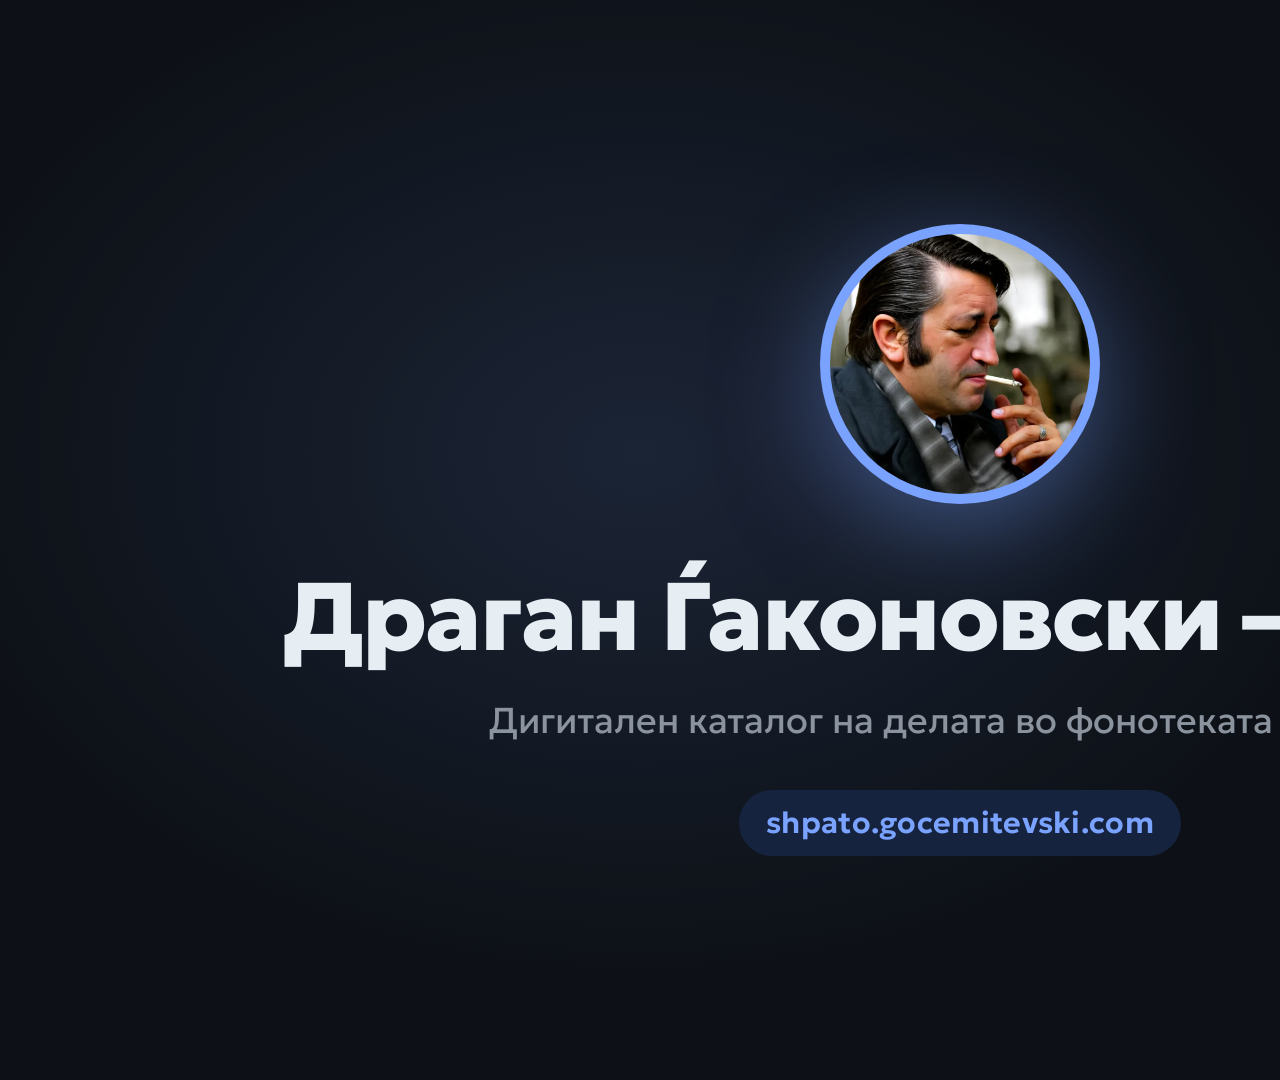
<file: tools/cover.html>
<!doctype html>
<!--
  Social share cover, 1920x1080.

  Render to a PNG with headless Chrome, e.g.

    google-chrome --headless=new --hide-scrollbars \
      --window-size=1920,1080 --screenshot=cover.png \
      file:///path/to/tools/cover.html

  This page is a render target only: index.html never loads it. It links the
  app stylesheet so the palette, the Geologica face and the brand mark stay in
  step with the site instead of drifting from it. It renders in the app's dark
  theme, whose canvas lets the accent halo read.
-->
<html lang="mk" data-theme="dark">
<head>
  <meta charset="utf-8">
  <title>Драган Ѓаконовски – Шпато · Cover 1920×1080</title>
  <!-- A render target, not a page: it is published with the rest of the repo,
       so it has to say so itself. A noindex document needs no canonical. -->
  <meta name="robots" content="noindex">
  <link rel="stylesheet" href="../assets/styles.css">
  <style>
    body {
      margin: 0;
      overflow: hidden;
      background-color: var(--bg);
      /* A soft accent bloom behind the mark, well under full strength so the
         text below it keeps its contrast. Centred on the content rather than
         the canvas so the composition does not read as top-heavy. */
      background-image: radial-gradient(
        72% 62% at 50% 42%,
        color-mix(in srgb, var(--accent) 13%, transparent),
        transparent 78%
      );
    }

    .cover {
      width: 1920px;
      height: 1080px;
      display: flex;
      flex-direction: column;
      align-items: center;
      justify-content: center;
      text-align: center;
    }

    /* The brand mark, matching .brand-mark in the app: accent ring, the
       portrait, and the accent halo. Only the scale differs — the ring and the
       halo are the header's 56px values scaled by 280/56 = 5. The portrait is
       left uncropped so this is the same mark the site shows. */
    .cover-mark {
      width: 280px;
      height: 280px;
      padding: 10px;
      border-radius: 50%;
      background: var(--accent);
      overflow: hidden;
      flex: none;
      box-shadow: 0 25px 110px -10px color-mix(in srgb, var(--accent) 50%, transparent);
    }
    .cover-mark img {
      display: block;
      width: 100%;
      height: 100%;
      object-fit: cover;
      border-radius: 50%;
    }

    .cover-name {
      margin: 60px 0 0;
      font-size: 96px;
      font-weight: 800;
      line-height: 1.1;
      letter-spacing: -.02em;
      color: var(--ink);
    }
    .cover-tagline {
      margin: 26px 0 0;
      font-size: 36px;
      line-height: 1.4;
      color: var(--muted);
    }
    /* width: fit-content keeps the chip hugging the URL instead of stretching
       to the width of the block, which is what a block-level <p> would do. */
    .cover-url {
      width: fit-content;
      margin: 44px auto 0;
      padding: .3em .9em;
      font-size: 30px;
      font-weight: 600;
      letter-spacing: .01em;
      color: var(--accent);
      background: var(--accent-soft);
      border-radius: 999px;
    }
  </style>
</head>
<body>
  <div class="cover">
    <span class="cover-mark" aria-hidden="true">
      <img src="../assets/images/Dragan-Gjakonovski-Shpato-Icon.webp" alt="">
    </span>
    <div class="cover-text">
      <h1 class="cover-name">Драган Ѓаконовски – Шпато</h1>
      <p class="cover-tagline">Дигитален каталог на делата во фонотеката на МРТВ</p>
      <p class="cover-url">shpato.gocemitevski.com</p>
    </div>
  </div>
</body>
</html>
</file>
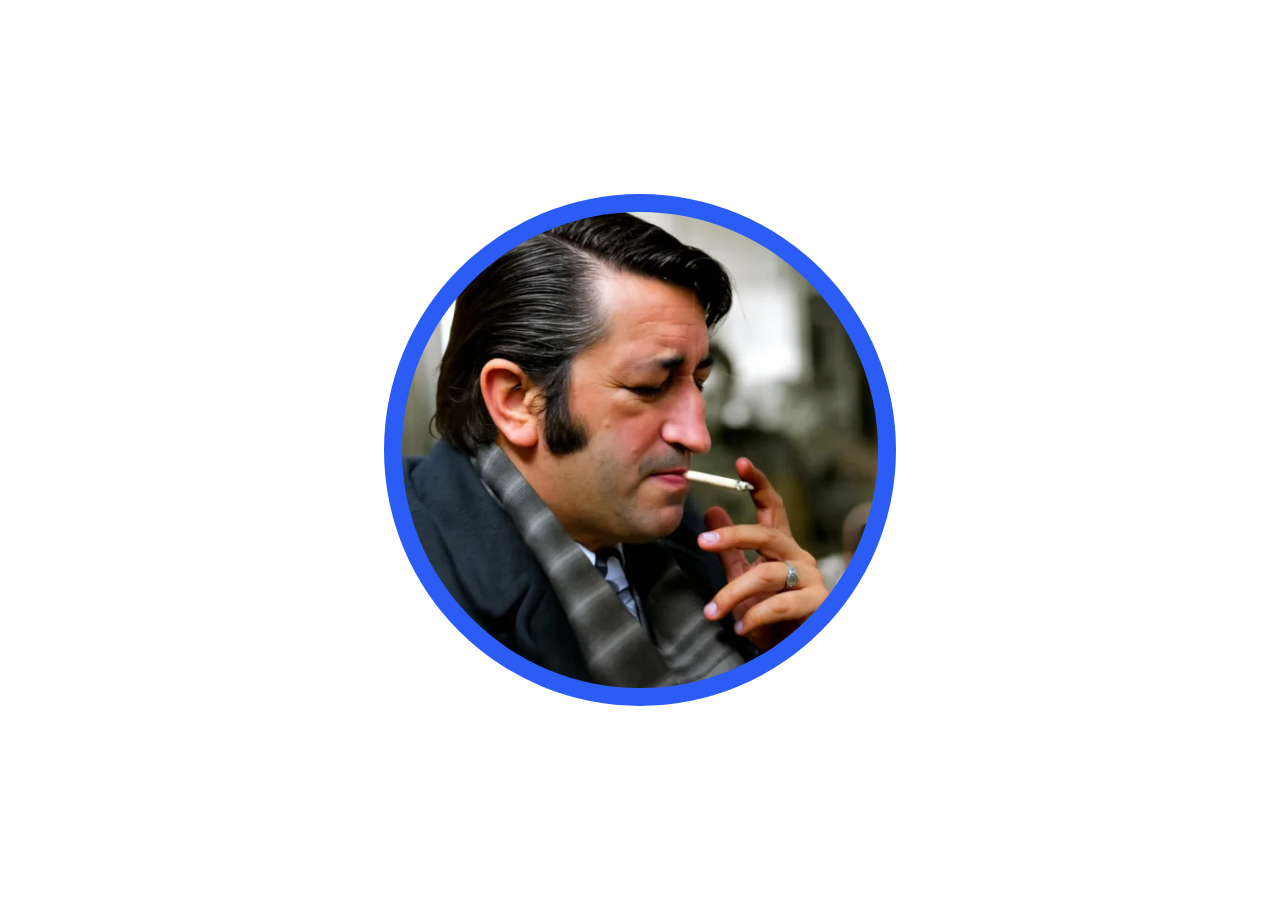
<file: tools/favicon.html>
<!doctype html>
<!--
  Favicon render target.

  Render one PNG per size with headless Chrome. The page is a render target
  only: index.html never loads it. It links the app stylesheet so the ring
  keeps the accent, and it reproduces .brand-mark's geometry at any size — a
  2px accent ring at the header's 56px, scaled — so the icon is the same mark
  the site shows rather than a lookalike.

  The accent glow the header mark carries is left out: at icon sizes it is a
  blur, not a ring.

  Query parameters:
    size  edge length in pixels (default 512)
    ring  ring thickness as a fraction of the edge, overriding the default

  Regenerate every asset with:

    cd assets/images
    for s in 16 32 48 180; do
      google-chrome --headless=new --hide-scrollbars \
        --default-background-color=00000000 --force-device-scale-factor=1 \
        --window-size=$s,$s --virtual-time-budget=3000 \
        --screenshot=favicon-$s.png \
        "file://$PWD/../../../tools/favicon.html?size=$s"
    done
    google-chrome --headless=new --hide-scrollbars \
      --default-background-color=00000000 --force-device-scale-factor=1 \
      --window-size=180,180 --virtual-time-budget=3000 \
      --screenshot=apple-touch-icon.png \
      "file://$PWD/../../../tools/favicon.html?size=140"
    convert favicon-16.png favicon-32.png favicon-48.png favicon.ico
    rm favicon-48.png

  Every asset renders on a transparent background, so the icon can sit on any
  surface. The touch icon keeps the mark inset rather than full bleed: iOS
  composites transparency onto black and masks the corners, so the inset gives
  the circle the same breathing room it has everywhere else.
-->
<html lang="mk" data-theme="light">
<head>
  <meta charset="utf-8">
  <title>Favicon render target</title>
  <!-- A render target, not a page: it is published with the rest of the repo,
       so it has to say so itself. A noindex document needs no canonical. -->
  <meta name="robots" content="noindex">
  <link rel="stylesheet" href="../assets/styles.css">
  <style>
    html, body { margin: 0; background: transparent; }
    /* Centring matters only when the mark is rendered smaller than the window,
       which is how the touch icon gets its inset. */
    body { display: grid; place-items: center; min-height: 100vh; }
    .icon {
      display: block;
      border-radius: 50%;
      background: var(--accent);
      overflow: hidden;
    }
    .icon img {
      display: block;
      width: 100%;
      height: 100%;
      object-fit: cover;
      border-radius: 50%;
    }
  </style>
</head>
<body>
  <span class="icon" id="icon"><img src="../assets/images/Dragan-Gjakonovski-Shpato-Icon.webp" alt=""></span>
  <script>
    var q = new URLSearchParams(location.search);
    var size = parseInt(q.get("size"), 10) || 512;
    // .brand-mark's ring is 2px at 56px. Scaled faithfully that is under a
    // pixel at 16px, where it disappears into the portrait, so the ring is
    // held to at least 1px at 16 and 2px at 32-48. Above that the faithful
    // proportion is thick enough to read and wins.
    var min = size <= 16 ? 1 : size <= 48 ? 2 : 0;
    var ring = q.get("ring") ? parseFloat(q.get("ring")) * size
      : Math.max(size * (2 / 56), min);
    var icon = document.getElementById("icon");
    icon.style.width = size + "px";
    icon.style.height = size + "px";
    icon.style.padding = ring + "px";
  </script>
</body>
</html>
</file>
<file: assets/styles.css>
/* Geologica (variable, weight 100-900), self-hosted.
   Source: https://fonts.google.com/specimen/Geologica · SIL Open Font License 1.1 */
@font-face {
  font-family: "Geologica";
  font-style: normal;
  font-weight: 100 900;
  font-display: swap;
  src: url("fonts/geologica-cyrillic-ext.woff2") format("woff2");
  unicode-range: U+0460-052F, U+1C80-1C8A, U+20B4, U+2DE0-2DFF, U+A640-A69F, U+FE2E-FE2F;
}
@font-face {
  font-family: "Geologica";
  font-style: normal;
  font-weight: 100 900;
  font-display: swap;
  src: url("fonts/geologica-cyrillic.woff2") format("woff2");
  unicode-range: U+0301, U+0400-045F, U+0490-0491, U+04B0-04B1, U+2116;
}
@font-face {
  font-family: "Geologica";
  font-style: normal;
  font-weight: 100 900;
  font-display: swap;
  src: url("fonts/geologica-latin-ext.woff2") format("woff2");
  unicode-range: U+0100-02BA, U+02BD-02C5, U+02C7-02CC, U+02CE-02D7, U+02DD-02FF, U+0304, U+0308, U+0329, U+1D00-1DBF, U+1E00-1E9F, U+1EF2-1EFF, U+2020, U+20A0-20AB, U+20AD-20C4, U+2113, U+2C60-2C7F, U+A720-A7FF;
}
@font-face {
  font-family: "Geologica";
  font-style: normal;
  font-weight: 100 900;
  font-display: swap;
  src: url("fonts/geologica-latin.woff2") format("woff2");
  unicode-range: U+0000-00FF, U+0131, U+0152-0153, U+02BB-02BC, U+02C6, U+02DA, U+02DC, U+0304, U+0308, U+0329, U+2000-206F, U+20AC, U+2122, U+2191, U+2193, U+2212, U+2215, U+FEFF, U+FFFD;
}

:root {
  color-scheme: light;
  --bg: #f4f6f9;
  --panel: #ffffff;
  --panel-2: #fbfcfd;
  /* The table header band. One step away from the rows in each theme — darker
     in light, lighter in dark — so the header reads as a header rather than as
     the page showing through the top of the card. */
  --thead: #eaeef5;
  --ink: #14161c;
  --muted: #5b6270;
  --line: #dfe3ec;
  --line-strong: #8d94a3;
  --accent: #2b5cf6;
  --accent-soft: #eaefff;
  --accent-2: #0f766e;
  --warn: #a34a08;
  --warn-soft: #fef3c7;
  /* Mirrored into <meta name="theme-color"> so the browser chrome matches the
     theme that is actually on screen. The meta ships with the dark value. */
  --theme-color: #f4f6f9;

  /* One hue per category, shared by the drawer tag and the statistics bars. */
  --cat-vocal: #2b5cf6;
  --cat-vocal-soft: #eaefff;
  --cat-instrumental: #0f766e;
  --cat-instrumental-soft: #e0f2f0;
  --cat-arrThemes: #9333ea;
  --cat-arrThemes-soft: #f4ebfe;
  --cat-arrVocal: #be123c;
  --cat-arrVocal-soft: #fce8ee;

  --shadow-sm: 0 1px 2px rgba(15, 23, 42, .06);
  --shadow: 0 10px 30px rgba(15, 23, 42, .1);
  /* The cue that a card can be scrolled sideways, drawn against its own edge
     rather than cast outside it. Weak on purpose: it is spread over 2rem, so
     raising it does not deepen the shade so much as lengthen it. */
  --shadow-edge: rgba(15, 23, 42, .14);
  --radius: 10px;
  --radius-sm: 6px;
}

/* The inline bootstrap in index.html resolves the OS preference into a
   data-theme attribute before first paint, so the dark tokens only need to be
   written once. */
:root[data-theme="dark"] {
  color-scheme: dark;
  --bg: #0d1117;
  --panel: #161b22;
  --panel-2: #12161d;
  --thead: #1b222c;
  --ink: #e6edf3;
  --muted: #8b949e;
  --line: #2b3341;
  --line-strong: #6e7681;
  --accent: #7aa2ff;
  --accent-soft: #16233f;
  --accent-2: #4fd1c5;
  --warn: #f0b429;
  --warn-soft: #3a2c12;
  --theme-color: #0d1117;
  --cat-vocal: #7aa2ff;
  --cat-vocal-soft: #16233f;
  --cat-instrumental: #4fd1c5;
  --cat-instrumental-soft: #0f2b28;
  --cat-arrThemes: #c084fc;
  --cat-arrThemes-soft: #241a3a;
  --cat-arrVocal: #fb7185;
  --cat-arrVocal-soft: #3a1622;
  --shadow-sm: 0 1px 2px rgba(0, 0, 0, .4);
  --shadow: 0 10px 30px rgba(0, 0, 0, .45);
  --shadow-edge: rgba(0, 0, 0, .38);
}

/* Any element can adopt a category hue by carrying data-cat. The --cat and
   --cat-soft values inherit, and fall back to the accent when absent. */
[data-cat="vocal"] { --cat: var(--cat-vocal); --cat-soft: var(--cat-vocal-soft); }
[data-cat="instrumental"] { --cat: var(--cat-instrumental); --cat-soft: var(--cat-instrumental-soft); }
[data-cat="arrThemes"] { --cat: var(--cat-arrThemes); --cat-soft: var(--cat-arrThemes-soft); }
[data-cat="arrVocal"] { --cat: var(--cat-arrVocal); --cat-soft: var(--cat-arrVocal-soft); }

* { box-sizing: border-box; }

.visually-hidden {
  position: absolute;
  width: 1px;
  height: 1px;
  margin: -1px;
  padding: 0;
  overflow: hidden;
  clip: rect(0 0 0 0);
  clip-path: inset(50%);
  white-space: nowrap;
  border: 0;
}

/* The hidden attribute means "not rendered", so it has to beat any component
   display rule (.facet-item is display:flex, which would otherwise win over
   the user agent's [hidden] { display: none }). */
[hidden] { display: none !important; }

/* iOS inflates text when the viewport widens under a rotation unless this is
   pinned; every size here is already meant, and every other engine leaves the
   text alone. */
html {
  scroll-behavior: smooth;
  -webkit-text-size-adjust: 100%;
  text-size-adjust: 100%;
}

body {
  margin: 0;
  font-family: "Geologica", "Segoe UI", system-ui, -apple-system, "Helvetica Neue", Arial, sans-serif;
  font-size: 16px;
  line-height: 1.6;
  background: var(--bg);
  color: var(--ink);
  -webkit-font-smoothing: antialiased;
  text-rendering: optimizeLegibility;
  display: flex;
  flex-direction: column;
  min-height: 100vh;
}

h1, h2, h3 { line-height: 1.2; font-weight: 700; letter-spacing: -.01em; }

a { color: var(--accent-2); }

.skip-link {
  position: absolute;
  left: -999px;
  top: 0;
  background: var(--accent);
  color: var(--bg);
  padding: .6rem 1rem;
  z-index: 100;
}
.skip-link:focus { left: .5rem; top: .5rem; }

/* ---------------------------------------------------------------- header */
.site-header {
  display: flex;
  align-items: center;
  justify-content: space-between;
  gap: 1rem;
  padding: 1.5rem clamp(1rem, 4vw, 2.5rem);
  background: var(--panel);
  /* A solid accent tint: unlike a gradient it resolves to a real colour, so
     contrast checkers can still verify the header text. */
  background: color-mix(in srgb, var(--accent) 5%, var(--panel));
  border-bottom: 1px solid var(--line);
}

.brand {
  display: flex;
  align-items: center;
  gap: 1rem;
  color: inherit;
  text-decoration: none;
  border-radius: var(--radius);
}
.brand:hover .brand-text h1,
.brand:focus-visible .brand-text h1 { color: var(--accent); }
.brand:focus-visible { outline: 2px solid var(--accent); outline-offset: 3px; }

.brand-mark {
  width: 56px;
  height: 56px;
  padding: 2px;
  border-radius: 50%;
  background: var(--accent);
  overflow: hidden;
  flex: none;
  /* A soft accent halo behind the portrait, sitting outside the accent ring.
     Spread wider than the mark and blurred, so it reads as light around the
     ring rather than a colour cast on the photo. */
  box-shadow: var(--shadow-sm);
  box-shadow: 0 5px 22px -2px color-mix(in srgb, var(--accent) 50%, transparent);
}
.brand-mark img {
  display: block;
  width: 100%;
  height: 100%;
  object-fit: cover;
  border-radius: 50%;
}

.brand-text h1 { margin: 0; font-size: clamp(1rem, 2.2vw, 1.3rem); font-weight: 800; letter-spacing: -.02em; }
/* balance, so the two lines a phone gives it do not end on one word. */
.brand-text p { margin: .1rem 0 0; color: var(--muted); font-size: .82rem; text-wrap: balance; }

.header-actions { display: flex; align-items: center; gap: .6rem; }

/* Narrow screens: give the brand its own row so the title stops wrapping, and
   shrink the mark. The subtitle stays — it is what keeps the header from
   reading as an empty band. */
@media (max-width: 620px) {
  .site-header { flex-wrap: wrap; justify-content: center; }
  .brand { flex: 1 1 100%; gap: .75rem; justify-content: center; }
  .brand-mark { order: 1; }
}

/* One segmented pill shared by the theme and language toggles. The track is
   inset and the active segment is a thumb with its own radius, instead of a
   full-bleed fill clipped by the pill's own border. */
.lang-toggle,
.theme-toggle {
  display: inline-flex;
  align-items: center;
  gap: 2px;
  padding: 4px;
  border: 1px solid var(--line);
  border-radius: 999px;
  background: var(--panel-2);
}
.lang-toggle button,
.theme-toggle button {
  display: inline-flex;
  align-items: center;
  justify-content: center;
  min-height: 1.5rem;
  border: 0;
  border-radius: 999px;
  background: transparent;
  color: var(--muted);
  font: inherit;
  font-size: .78rem;
  font-weight: 600;
  line-height: 1;
  letter-spacing: .04em;
  cursor: pointer;
  transition: background-color .15s ease, color .15s ease;
}
/* Both pills hold two segments of the same width, so the two switches read as
   a pair instead of the theme one looking pinched. The language labels are the
   widest content either pill carries, and a fixed width keeps the segments even
   whatever the font does to the glyphs — a min-width left "МК" and "EN"
   slightly different sizes. */
.lang-toggle button,
.theme-toggle button { width: 2.4rem; padding: 0; }
.lang-toggle button:not([aria-pressed="true"]):hover,
.theme-toggle button:not([aria-pressed="true"]):hover {
  background: var(--accent-soft);
  color: var(--ink);
}
.lang-toggle button[aria-pressed="true"],
.theme-toggle button[aria-pressed="true"] {
  background: var(--accent);
  color: var(--bg);
}
.lang-toggle button:focus-visible,
.theme-toggle button:focus-visible {
  outline: 2px solid var(--accent);
  outline-offset: 2px;
}
.toggle-icon {
  display: block;
  width: 1.05rem;
  height: 1.05rem;
  fill: none;
  stroke: currentColor;
  stroke-width: 1.9;
  stroke-linecap: round;
  stroke-linejoin: round;
}

/* ------------------------------------------------------------------ tabs */
.tabs-nav {
  position: sticky;
  top: 0;
  z-index: 20;
}
.tabs {
  display: flex;
  gap: 1.5rem;
  padding: 0 clamp(1rem, 4vw, 2.5rem);
  background: var(--panel);
  /* The rule is an inset shadow, not a border, so it is painted inside the
     padding box where the selected tab's underline can sit on top of it. The
     bar scrolls horizontally, so anything painted past the padding box would
     make it grow a vertical scrollbar as well. */
  box-shadow: inset 0 -1px 0 var(--line);
  overflow-x: auto;
}
.tabs button {
  border: 0;
  background: transparent;
  color: var(--muted);
  font: inherit;
  font-weight: 600;
  font-size: .9rem;
  text-transform: uppercase;
  padding: 1rem 0;
  cursor: pointer;
  border-bottom: 2px solid transparent;
  white-space: nowrap;
  transition: color .15s ease, border-color .15s ease;
}
.tabs button:hover { color: var(--ink); }
.tabs button[aria-selected="true"] {
  color: var(--ink);
  border-bottom-color: var(--accent);
}
/* The four tabs need 443px and a phone offers 361 of them, so at the full gap
   and size the last one hangs off the edge: swipeable, but with nothing showing
   that it is. Tighter labels, sharing the row between them, keep it whole from
   386px up. The strip's own padding is left where main's is, so the first tab
   still lines up with the table. */
@media (max-width: 620px) {
  .tabs { gap: 1.25rem; }
  .tabs button { font-size: .78rem; padding: .9rem 0; flex-grow: 1; }
}
/* The 1.25rem gap above needs 386px of strip to sit in — measured, labels and
   gaps together — so the smallest phones (a 320px phone, or a window at 200%
   zoom) get the tight pair back, which needs about 315px and fits. */
@media (max-width: 385px) {
  .tabs { gap: .4rem; }
  .tabs button { font-size: .7rem; }
}
/* The footer's two groups need 568px of inner width together, which is 618px of
   window while the scrollbar is an overlay and 634px once it takes its 15px —
   so the centring runs to 634px. Stopping at 620px would leave a 621–633px band
   where the pair wraps and the share group sits at the start of a line of its
   own, which is the shape this block exists to avoid. The static page has the
   same footer, so it turns with it; being a long document, it is the page that
   carries the scrollbar. */
@media (max-width: 634px) {
  .app .site-footer,
  .catalog-doc .site-footer { justify-content: center; }
}

/* The bottom padding is the gap between the pane and the footer rule: flush,
   the card's own border and the rule read as one line. */
main { padding: 2rem clamp(1rem, 4vw, 2.5rem) 1.25rem; flex-grow: 1; }

/* ----------------------------------------------------------------- shell */
/* The app is a shell: the document itself never scrolls, so the header, the tab
   bar and the footer cannot be scrolled out of reach. Rows one to three are the
   chrome and the pane; what scrolls instead is inside that pane. The body class
   scopes all of this to index.html — tools/cover.html and tools/favicon.html
   link this stylesheet and must keep their own bodies.
   dvh, not vh: on mobile 100vh is the height with the address bar hidden,
   which would push the shell's bottom edge underneath it. */
body.app {
  display: grid;
  /* One column, pinned to the viewport. Left to itself the implicit column is
     sized to content, and the tab strip's min-content is wider than a phone,
     which would push the last tab out behind the clipped edge. */
  grid-template-columns: minmax(0, 1fr);
  /* header, tab bar, pane, footer: the footer is a row rather than the end of
     the pane, so the pane never scrolls to reach it. */
  grid-template-rows: auto auto minmax(0, 1fr) auto;
  min-height: 0;
  height: 100vh;
  height: 100dvh;
  overflow: hidden;
}
body.app main { min-height: 0; overflow-y: auto; }

/* The shell is withheld until the app has labelled it. Every string in it comes
   from assets/i18n.js, so a shell painted before app.js runs is an empty one, and
   it moves when the labels land — Lighthouse measured CLS 0.88 on a phone for
   exactly that. The classes are set by the inline script in index.html's head and
   removed by app.js: boot-shell once the labels are in, boot-foot once the
   catalogue has rendered, because on a phone the footer sits where 431 rows are
   about to arrive. Never classes on the elements themselves: scripting off means
   they are never added, and the shell is served as it was. The skip link stays
   visible throughout. */
html.boot-shell .site-header,
html.boot-shell .tabs-nav,
html.boot-shell #main,
html.boot-shell .site-footer,
html.boot-foot .site-footer { visibility: hidden; }

.view { width: 100%; padding-bottom: 4rem; }

/* The catalogue and the notes fill their pane rather than growing the page.
   Their toolbars stay put and the tables scroll inside their own cards, which
   is also what finally gives .table-wrap's sticky header row something to
   stick to. The explicit minmax(0, 1fr) column is there for the reason it is
   on body.app: an implicit column is sized to content, and a toolbar holding a
   select as wide as its longest option would widen the whole view past the
   pane. */
#view-catalog {
  height: 100%;
  padding-bottom: 0;
  display: grid;
  grid-template-columns: minmax(0, 1fr);
  grid-template-rows: auto auto minmax(0, 1fr);
}
#view-notes {
  height: 100%;
  padding-bottom: 0;
  display: grid;
  grid-template-columns: minmax(0, 1fr);
  /* The empty line is inside the card, as in the catalogue: five rows, not six. */
  grid-template-rows: auto auto auto minmax(0, 1fr) auto;
}

/* A shell that leaves the table almost nothing is worse than a scrolling
   document, so it stands down and the page behaves like one again. Two windows
   qualify. A short one, where the header and the toolbar crowd the pane off the
   screen. And a narrow one — a phone — where the same shell costs more than it
   gives: the table gets about 45% of the height, the browser's address bar can
   never collapse because the document never scrolls to dismiss it, and the tab
   bar still sticks to the top (it is the document that scrolls now, so the
   sticky rule lands on the viewport). What is given up is the sticky column
   header: with the page scrolling, .table-wrap is no longer a scroll container,
   so its thead has no scrollport to stick to, and the sort buttons live at the
   top of the table. That is already the case on a phone in landscape.
   min-height in dvh as well as vh: the shell's own reason, and here it decides
   where the footer sits on a short page. */
@media (max-height: 600px), (max-width: 620px) {
  body.app { display: block; min-height: 100vh; min-height: 100dvh; height: auto; overflow: visible; }
  body.app main { overflow: visible; }
  #view-catalog, #view-notes { display: block; height: auto; padding-bottom: 0; }
  .layout { display: block; }
  .results { display: block; }
  /* Both still scroll inside themselves here, but the document is the scroller
     now, so a drag that runs off either one has to carry on into the page
     instead of stopping dead: the table is most of a phone screen, and contain
     made it a dead zone for scrolling. Only the vertical axis is released; the
     horizontal one still pans the table. Scoped to body.app because the base
     rule is a shorthand declared further down, which would otherwise reset the
     axis again. */
  body.app .table-wrap, body.app .filters { overscroll-behavior-y: auto; }
}

/* --------------------------------------------------------------- toolbar */
.toolbar {
  display: flex;
  align-items: center;
  gap: .75rem;
  flex-wrap: wrap;
  margin-bottom: 1.5rem;
}
.search {
  flex: 1 1 320px;
  min-width: 200px;
  padding: .7rem 1.1rem;
  font: inherit;
  color: var(--ink);
  background: var(--panel);
  border: 1px solid var(--line-strong);
  border-radius: 999px;
}
.search:focus { outline: 2px solid var(--accent); outline-offset: 1px; }

/* The facet panel's handle, shown only below the two-pane width. It borrows the
   export button's chevron idiom: a chevron that turns over when it opens. */
.filters-toggle { display: inline-flex; align-items: center; gap: .4rem; }
.filters-toggle .chev { transition: transform .15s ease; transform: rotate(90deg); }
.filters-toggle[aria-expanded="true"] .chev { transform: rotate(270deg); }
.filters-toggle:focus-visible { outline: 2px solid var(--accent); outline-offset: 2px; }
/* On a phone, let the search share its row with the panel's handle instead of
   taking the width and pushing the handle onto a row of its own. */
@media (max-width: 620px) {
  .search { flex: 1 1 160px; min-width: 120px; }
}

.check {
  display: inline-flex;
  align-items: center;
  gap: .45rem;
  color: var(--muted);
  font-size: .9rem;
  cursor: pointer;
}

/* The two toggles are one item of the toolbar, so they stay on one line
   together and wrap as a pair rather than one at a time. */
.checks {
  display: flex;
  align-items: center;
  flex-wrap: wrap;
  gap: .75rem;
}

.btn {
  padding: .6rem 1rem;
  font: inherit;
  font-weight: 600;
  color: var(--ink);
  background: var(--panel);
  border: 1px solid var(--line);
  border-radius: 999px;
  cursor: pointer;
  transition: border-color .15s ease, color .15s ease, background-color .15s ease;
}
.btn:hover { border-color: var(--accent); color: var(--accent); }

.link-btn {
  border: 0;
  background: none;
  color: var(--accent);
  font: inherit;
  font-size: .85rem;
  cursor: pointer;
  padding: 0;
  text-decoration: underline;
}

/* ---------------------------------------------------------------- layout */
.layout {
  display: grid;
  /* A permanent left pane from 1024px up: wide enough for a performer list,
     never more than a third of the window. */
  grid-template-columns: clamp(260px, 32vw, 500px) minmax(0, 1fr);
  gap: 2rem;
  min-height: 0;
}
.filters {
  background: var(--panel);
  border: 1px solid var(--line);
  border-radius: var(--radius);
  padding: .4rem 1.1rem 1rem;
  box-shadow: var(--shadow-sm);
  min-height: 0;
  overflow-y: auto;
  /* Reaching the end of a facet list must not carry on into the pane behind
     it — the two scroll independently. */
  overscroll-behavior: contain;
}
/* Narrower than two panes, the panel becomes a disclosure above the table,
   opened from the toolbar. Closed it takes no room at all — .results is placed
   in the second row either way, so the empty first row is nothing but an
   invisible 0px — and open the two share the pane, so neither can push the
   other out of sight. The table takes the larger share: the panel scrolls
   inside its half, the table has nowhere else to go. */
@media (max-width: 1023px) {
  .layout {
    grid-template-columns: minmax(0, 1fr);
    grid-template-rows: auto minmax(0, 1fr);
    row-gap: 0;
  }
  /* The cap is for the short-window fallback, where the pane is a document
     again and the row split no longer applies. */
  .filters { grid-row: 1; max-height: 60dvh; margin-bottom: 2rem; }
  .results { grid-row: 2; }
  .layout:has(.filters:not([hidden])) { grid-template-rows: minmax(0, 45%) minmax(0, 55%); }
}

.filters-head {
  display: flex;
  align-items: baseline;
  justify-content: space-between;
  gap: .5rem;
  padding: .9rem 0 .5rem;
}
.filters-head h2 { font-size: .95rem; margin: 0; }

/* ---------------------------------------------------------------- export */
.export {
  position: relative;
  margin-top: .75rem;
  padding-top: .9rem;
  border-top: 1px solid var(--line);
}
.export-btn {
  width: 100%;
  display: inline-flex;
  align-items: center;
  justify-content: center;
  gap: .4rem;
}
.export-btn .chev { transition: transform .15s ease; transform: rotate(90deg); }
.export-btn[aria-expanded="true"] .chev { transform: rotate(270deg); }

.menu {
  position: absolute;
  left: 0;
  right: 0;
  bottom: calc(100% + .35rem);
  z-index: 20;
  display: flex;
  flex-direction: column;
  gap: .1rem;
  padding: .3rem;
  background: var(--panel);
  border: 1px solid var(--line);
  border-radius: var(--radius-sm);
  box-shadow: var(--shadow);
}
.menu button {
  width: 100%;
  padding: .5rem .7rem;
  font: inherit;
  text-align: left;
  color: var(--ink);
  background: none;
  border: 0;
  border-radius: var(--radius-sm);
  cursor: pointer;
  transition: background-color .12s ease, color .12s ease;
}
.menu button:hover,
.menu button:focus-visible { background: var(--accent-soft); color: var(--accent); outline: 2px solid var(--accent); outline-offset: -2px; }

/* --------------------------------------------------------------- facets */
.facet { border-top: 1px solid var(--line); }

.facet > summary {
  list-style: none;
  cursor: pointer;
  display: flex;
  align-items: center;
  gap: .5rem;
  padding: .85rem 0;
  font-size: .78rem;
  font-weight: 700;
  letter-spacing: .06em;
  text-transform: uppercase;
  color: var(--muted);
  transition: color .15s ease;
}
.facet > summary::-webkit-details-marker { display: none; }
.facet > summary:hover { color: var(--ink); }
.facet .chev { margin-left: auto; transition: transform .15s ease; }
.facet[open] .chev { transform: rotate(90deg); }

.facet-badge {
  display: inline-flex;
  align-items: center;
  justify-content: center;
  min-width: 1.15rem;
  height: 1.15rem;
  padding: 0 .35rem;
  border-radius: 999px;
  background: var(--accent);
  color: var(--bg);
  font-size: .68rem;
  font-weight: 700;
  letter-spacing: 0;
}

.facet-body { padding-bottom: 1rem; }

.facet-note {
  margin: 0 .4rem .55rem;
  color: var(--muted);
  font-size: .78rem;
  line-height: 1.45;
}

.facet-filter {
  width: 100%;
  margin-bottom: .5rem;
  padding: .4rem .6rem;
  font: inherit;
  font-size: .85rem;
  border: 1px solid var(--line-strong);
  border-radius: var(--radius-sm);
  background: var(--panel-2);
  color: var(--ink);
}

.facet-list {
  display: flex;
  flex-direction: column;
  gap: .05rem;
}
.facet-list--scroll {
  max-height: 230px;
  overflow-y: auto;
}
/* With the panel open as a full-width disclosure, let the facet lists flow into
   columns and keep each label next to its count. */
@media (max-width: 1023px) {
  .facet-list {
    display: grid;
    grid-template-columns: repeat(auto-fill, minmax(260px, 1fr));
    gap: .05rem 2rem;
  }
  .facet-list--scroll { max-height: 280px; }
}
.facet-item {
  display: flex;
  align-items: center;
  gap: .55rem;
  padding: .3rem .4rem;
  border-radius: var(--radius-sm);
  font-size: .9rem;
  cursor: pointer;
  transition: background-color .12s ease;
}
.facet-item:hover { background: var(--accent-soft); }
/* A small colour key so the category facets tie back to the chart and tags. */
.facet-dot {
  width: .55rem;
  height: .55rem;
  border-radius: 50%;
  background: var(--cat, var(--accent));
  flex: none;
}
/* Checkboxes follow the accent, or the category hue when the item carries one. */
.facet-item input[type="checkbox"] { accent-color: var(--cat, var(--accent)); }
.facet-item .count {
  margin-left: auto;
  color: var(--muted);
  font-size: .78rem;
  font-variant-numeric: tabular-nums;
}

.range-row {
  display: flex;
  align-items: center;
  gap: .6rem;
  font-size: .8rem;
  color: var(--muted);
  padding: .2rem 0;
}
.range-row input[type="range"] { width: 100%; accent-color: var(--accent); }

/* --------------------------------------------------------------- results */
/* Two rows: the count and the card. The empty message is not a row of its own
   — as one it landed past the bottom edge of the card, at the foot of the pane,
   reading as a caption on the pane rather than on the card. It is a child of
   the scroller instead, so it stands inside the card where the rows would
   begin. */
.results {
  min-width: 0;
  min-height: 0;
  display: grid;
  grid-template-rows: auto minmax(0, 1fr);
}
.result-meta { margin: 0 1rem 1rem; color: var(--muted); font-size: .88rem; }
/* The count is written by the first render, and the empty line is what is left
   of the layout shift the boot would otherwise produce: on a phone the table
   sits directly under it, and the line appearing is the whole of that movement.
   Reserving the box keeps the table where the reveal put it. 1lh, not a
   rem figure: the line is the one this element will occupy. */
.result-meta:empty { min-height: 1lh; }

/* The card is the scroller, so the cue that it can be panned sideways cannot be
   one of its own background layers: those lie under its children, and the
   sticky header row has to stay opaque or the rows show through it as they pass
   behind the band. The cue is drawn by a layer above the card instead, on the
   frame around it — which is also what gives the card its height inside
   .results — so it shades the header row too. On a phone the table is 706px
   inside a 361px card and nothing else on screen says so; the frame carries
   which sides still have table left (`data-pan`, read off the scroll position
   in app.js) and the stylesheet does the rest. */
.table-frame {
  position: relative;
  display: flex;
  flex-direction: column;
  min-width: 0;
  min-height: 0;
}
.table-frame > .table-wrap { flex: 1; }
/* One layer per side, so one can show while the other is hidden, and the pair
   cross-fades when the table is panned to an end. Each is inset by the card's
   border and rounded to the radius inside it, so neither the border nor a
   corner of the card is shaded. They are elements rather than the frame's
   `::before`/`::after` because axe cannot settle the contrast of anything an
   ancestor's pseudo-element might paint over: as elements the tab reports no
   undecided contrast, as pseudos it flags every cell in the table. */
.pan-cue {
  position: absolute;
  top: 1px;
  bottom: 1px;
  width: 2rem;
  border-radius: calc(var(--radius) - 1px);
  background-image: linear-gradient(to right, var(--shadow-edge), transparent);
  pointer-events: none;
  opacity: 0;
  transition: opacity .15s ease;
  z-index: 2;
}
.pan-cue.left { left: 1px; }
.pan-cue.right {
  right: 1px;
  background-image: linear-gradient(to left, var(--shadow-edge), transparent);
}
.table-frame[data-pan~="left"] .pan-cue.left,
.table-frame[data-pan~="right"] .pan-cue.right { opacity: 1; }

.table-wrap {
  /* The scroller is the containing block for what it holds. A positioned
     descendant whose containing block is outside a scroll container is not
     clipped by it, and the table is full of 1x1 `.visually-hidden` spans: let
     them resolve to anything further up and their static positions, thousands
     of pixels down the table, become scrollable overflow that reaches the
     shell. */
  position: relative;
  min-height: 0;
  overflow: auto;
  overscroll-behavior: contain;
  border: 1px solid var(--line);
  border-radius: var(--radius);
  background-color: var(--panel);
  box-shadow: var(--shadow-sm);
}

.catalog-table {
  width: 100%;
  border-collapse: collapse;
  font-size: .92rem;
}
.catalog-table th,
.catalog-table td {
  text-align: left;
  padding: .85rem 1.1rem;
  border-bottom: 1px solid var(--line);
  vertical-align: top;
}
/* Sticky against .table-wrap's own scrollport, so the header row stays over the
   rows as the card scrolls. The opaque background is what keeps the rows from
   showing through it, and --thead is what separates the header from them. */
.catalog-table thead th {
  position: sticky;
  top: 0;
  background: var(--thead);
  font-size: .72rem;
  text-transform: uppercase;
  letter-spacing: .06em;
  color: var(--muted);
  font-weight: 600;
  z-index: 1;
}
.catalog-table tbody tr:last-child td { border-bottom: 0; }
.catalog-table tbody tr { cursor: pointer; transition: background-color .12s ease; }
.catalog-table tbody tr:hover { background: var(--accent-soft); }
/* A note for a row the build does not carry has nothing to open. */
.catalog-table.notes-table tbody tr.no-record { cursor: default; }
.catalog-table.notes-table tbody tr.no-record:hover { background: transparent; }
.catalog-table td.cell-title { font-weight: 500; }
/* The play icon and the title share one flex line. As plain inline boxes a
   title wide enough to fill the cell broke the line after the icon and left
   it stranded above the text, and the icon's baseline is the bottom edge of
   its <svg> rather than its text, which no vertical-align can line up across
   fonts and sizes. The items share a baseline, so the badges sit on the title
   text's own baseline: on a phone, where the title can wrap to three lines,
   that is the first one's, which is where the eye reads the name. The play
   button has no text of its own, so its baseline is its bottom edge, which is
   where the circle wants it. */
.cell-title-inner {
  display: inline-flex;
  align-items: baseline;
}
.row-open {
  font: inherit;
  color: inherit;
  background: none;
  border: 0;
  padding: 0;
  text-align: left;
  cursor: pointer;
}
.row-open:hover { color: var(--accent); text-decoration: underline; }
.row-open:focus-visible { outline: 2px solid var(--accent); outline-offset: 2px; border-radius: 4px; }
.catalog-table td.cell-perf,
.catalog-table td.cell-comp { color: var(--muted); }

th.sortable { padding: 0; }
/* A <button> does not inherit text-transform from its parent, so the th's
   uppercase has to be handed down explicitly. Without this the sortable
   headers render in sentence case while the plain ones are all caps. */
.th-sort {
  display: flex;
  align-items: center;
  gap: .3rem;
  width: 100%;
  padding: .85rem 1.1rem;
  font: inherit;
  color: inherit;
  text-transform: inherit;
  background: none;
  border: 0;
  cursor: pointer;
  white-space: nowrap;
  text-align: left;
}
.th-arrow::after { content: ""; opacity: .5; }
th.sortable[data-dir="asc"] .th-arrow::after { content: "▲"; font-size: .6rem; opacity: 1; }
th.sortable[data-dir="desc"] .th-arrow::after { content: "▼"; font-size: .6rem; opacity: 1; }

td.dur { white-space: nowrap; font-variant-numeric: tabular-nums; color: var(--muted); }
td.sig {
  white-space: nowrap;
  font-family: ui-monospace, "SF Mono", Menlo, monospace;
  font-size: .82rem;
  color: var(--muted);
}

/* Both badges trail the title and take the line's baseline, so they sit on the
   title text's baseline rather than an alignment of their own. */
.badge {
  display: inline-flex;
  align-items: center;
  justify-content: center;
  min-width: 1.15rem;
  height: 1.15rem;
  margin-left: .45rem;
  padding: 0 .35rem;
  border-radius: 999px;
  background: var(--warn-soft);
  color: var(--warn);
  font-size: .68rem;
  font-weight: 700;
  vertical-align: middle;
}

/* The NEW marker is not a warning but a note of freshness, so it takes the
   accent pair the category tags already use rather than the amber one. The
   word is uppercase in the string itself: a <select>'s <option> would not
   inherit a text-transform, and neither does a badge's text in every browser
   that renders it. */
.badge-new {
  display: inline-flex;
  align-items: center;
  margin-left: .45rem;
  padding: 0 .4rem;
  border-radius: 999px;
  background: var(--accent-soft);
  color: var(--accent);
  font-size: .62rem;
  font-weight: 700;
  letter-spacing: .04em;
  white-space: nowrap;
  vertical-align: middle;
}

/* The empty message is a child of the scroller, so it stands inside the card,
   under the header row, where the rows would begin. It sticks to the left edge
   because that header row can still be panned and a message that slid sideways
   with it would read as a glitch. */
.empty {
  position: sticky;
  left: 0;
  color: var(--muted);
  padding: 2.5rem;
  text-align: center;
}

.table-more { display: flex; justify-content: center; padding: 1.25rem 0 0; }

/* ------------------------------------------------------------ statistics */
.cards {
  display: flex;
  flex-wrap: wrap;
  gap: 1.5rem;
  margin-bottom: 1.5rem;
}
.card {
  flex: 1 1 165px;
  background: var(--panel);
  border: 1px solid var(--line);
  border-radius: var(--radius);
  padding: 1.3rem 1.4rem;
  box-shadow: var(--shadow-sm);
}
.card .value { font-size: 2.1rem; font-weight: 800; letter-spacing: -.02em; font-variant-numeric: tabular-nums; }
.card .label { color: var(--muted); font-size: .85rem; margin-top: .1rem; }
.card .sub { color: var(--muted); font-size: .75rem; margin-top: .35rem; }

/* Four small charts + one full-width chart. The column count is fixed so the
   four small charts always fill their rows evenly (no empty cells). */
.charts {
  display: grid;
  grid-template-columns: minmax(0, 1fr);
  gap: 1.5rem;
}
@media (min-width: 680px) {
  .charts { grid-template-columns: repeat(2, minmax(0, 1fr)); }
}
@media (min-width: 1400px) {
  .charts { grid-template-columns: repeat(4, minmax(0, 1fr)); }
}
.chart-block {
  background: var(--panel);
  border: 1px solid var(--line);
  border-radius: var(--radius);
  padding: 1.3rem 1.5rem;
  box-shadow: var(--shadow-sm);
}
.chart-block.wide { grid-column: 1 / -1; }
.chart-block h3 { font-size: .95rem; margin: 0 0 1.1rem; }

.bars { display: flex; flex-direction: column; gap: .7rem; }
.bar-row {
  display: grid;
  grid-template-columns: minmax(110px, 42%) 1fr auto;
  gap: .9rem;
  align-items: center;
  font-size: .85rem;
}
.bar-label { overflow: hidden; text-overflow: ellipsis; white-space: nowrap; }
.bar-track {
  display: block;
  height: 10px;
  background: var(--cat-soft, var(--accent-soft));
  border-radius: 999px;
  overflow: hidden;
}
.bar-fill {
  display: block;
  height: 100%;
  background: var(--cat, var(--accent));
  border-radius: 999px;
  transform-origin: left center;
  animation: bar-grow .55s cubic-bezier(.2, .7, .3, 1);
}
@keyframes bar-grow {
  from { transform: scaleX(0); }
  to { transform: scaleX(1); }
}
.bar-value {
  min-width: 3ch;
  text-align: right;
  color: var(--ink);
  font-weight: 600;
  font-variant-numeric: tabular-nums;
}

.section-title { margin: 0 0 1rem; font-size: 1.3rem; }
.intro { color: var(--muted); max-width: 68ch; margin: 0 0 1.5rem; }

/* -------------------------------------------------------------- notes */
/* min-width matters: a select is as wide as its widest option, and the rules
   are long, so without it the field refuses to shrink and pushes the toolbar
   past the pane. Narrow, the select then stretches to the line it is on. */
.field { display: flex; flex-direction: column; gap: .3rem; font-size: .78rem; color: var(--muted); min-width: 0; }
.field select {
  padding: .5rem .7rem;
  font: inherit;
  color: var(--ink);
  background: var(--panel);
  border: 1px solid var(--line-strong);
  border-radius: var(--radius-sm);
  /* Inherited into the control's own text, which already clips: it turns a
     half-cut rule name into an ellipsis without touching the arrow. */
  text-overflow: ellipsis;
}
/* iOS Safari zooms the page when a control it can focus carries text under
   16px, and this select inherits the field's .78rem. The larger size is for
   touch only: a window driven by a mouse keeps the compact field. */
@media (pointer: coarse) {
  .field select { font-size: 1rem; }
}

.sev { font-size: .78rem; font-weight: 600; }
.sev.warning {
  display: inline-block;
  padding: .1rem .5rem;
  border-radius: 999px;
  background: var(--warn-soft);
  color: var(--warn);
}
.sev.info { color: var(--muted); }

.notes-table td.rule { max-width: 34ch; }
code.raw {
  font-family: ui-monospace, Menlo, monospace;
  font-size: .8rem;
  background: var(--panel-2);
  padding: .1rem .35rem;
  border-radius: 4px;
}
.raw-truncate {
  display: inline-block;
  max-width: 100%;
  overflow: hidden;
  text-overflow: ellipsis;
  white-space: nowrap;
  vertical-align: bottom;
}

/* ----------------------------------------------------------------- about */
.about {
  display: grid;
  gap: 1.75rem;
  margin-bottom: 1.75rem;
}
@media (min-width: 720px) {
  /* The biography takes the wide column and the photograph sits to its right,
     in the same order as the markup. The row is capped at the reading measure
     and packed to the left, so the photograph stays beside the text instead of
     drifting to the far margin and leaving a void between the two. */
  .about { grid-template-columns: minmax(0, 68ch) 300px; justify-content: start; column-gap: 2.25rem; row-gap: 1.75rem; align-items: start; }
}
.about-portrait { margin: 0; }
/* A framed photograph, in the same language as .card and .facts. The brand
   mark's circle, accent ring and halo are deliberately not reused: this is a
   portrait, not the badge. */
.about-portrait img {
  display: block;
  width: 100%;
  max-width: 300px;
  height: auto;
  border: 1px solid var(--line);
  border-radius: var(--radius);
  box-shadow: var(--shadow-sm);
}
.about-portrait figcaption { color: var(--muted); font-size: .78rem; margin-top: .75rem; }
.about-portrait .credit { display: block; margin-top: .2rem; font-size: .72rem; }
.about-body { max-width: 68ch; }
.about-body p { margin: 0 0 .9rem; }
.about-body p:last-child { margin-bottom: 0; }
.about-lead { font-size: 1.05rem; font-weight: 600; }

/* The facts are a spanning item of .about rather than a sibling of it. A cap of
   its own would be measured against .facts' font (it is .9rem), because ch
   resolves on the element it is written on, and would stop short of the
   photograph's right edge; spanning the two columns it ends where they do, at
   every width, and the row gap above it is the 1.75rem the sibling margin
   used to give. */
.facts {
  display: grid;
  grid-column: 1 / -1;
  grid-template-columns: auto minmax(0, 1fr);
  gap: .55rem 1.5rem;
  margin: 0;
  padding: 1.3rem 1.5rem;
  background: var(--panel);
  border: 1px solid var(--line);
  border-radius: var(--radius);
  box-shadow: var(--shadow-sm);
  font-size: .9rem;
}
.facts dt { color: var(--muted); }
.facts dd { margin: 0; min-width: 0; }
/* Below this the label column squeezes the values to ~110px, so the pairs
   stack: the label sits above its value instead of beside it. */
@media (max-width: 480px) {
  .facts { grid-template-columns: minmax(0, 1fr); gap: 0; }
  .facts dd { margin-bottom: .7rem; }
  .facts dd:last-child { margin-bottom: 0; }
}

.about-sources-title { font-size: .95rem; margin: 0 0 .6rem; }
.about-sources-note { color: var(--muted); font-size: .85rem; margin: 0 0 .6rem; }
.sources { margin: 0; padding-left: 1.1rem; color: var(--muted); font-size: .85rem; }
.sources li { margin-bottom: .35rem; }
.sources li:last-child { margin-bottom: 0; }

/* --------------------------------------------------------------- privacy */
/* Prose with headings, like About, and deliberately without a "last updated"
   line: that date would have to be hand-edited at every change and would go
   stale without anything noticing, which is the same reason the build carries no
   timestamp. */
.privacy { max-width: 68ch; }
.privacy h3 { font-size: .95rem; margin: 1.4rem 0 .5rem; }
.privacy h3:first-child { margin-top: 0; }
.privacy p { margin: 0 0 .9rem; }

/* ---------------------------------------------------------------- drawer */
.drawer { position: fixed; inset: 0; z-index: 50; }
.drawer-backdrop { position: absolute; inset: 0; background: rgba(13, 17, 23, .5); }
.drawer-panel {
  position: absolute;
  top: 0;
  right: 0;
  height: 100%;
  width: min(460px, 92vw);
  background: var(--panel);
  border-left: 1px solid var(--line);
  box-shadow: var(--shadow);
  padding: 1.75rem 1.6rem 3rem;
  overflow-y: auto;
  animation: slide-in .2s ease-out;
}
@keyframes slide-in { from { transform: translateX(30px); opacity: .4; } to { transform: none; opacity: 1; } }

.drawer-close {
  position: absolute;
  top: .7rem;
  right: .9rem;
  border: 0;
  background: none;
  font-size: 1.7rem;
  line-height: 1;
  color: var(--muted);
  cursor: pointer;
}
.drawer h2 { margin: 0 1.5rem .4rem 0; font-size: 1.3rem; }
.drawer .cat-tag {
  display: inline-block;
  font-size: .75rem;
  font-weight: 600;
  color: var(--cat, var(--accent));
  background: var(--cat-soft, var(--accent-soft));
  padding: .15rem .6rem;
  border-radius: 999px;
  margin-bottom: 1.1rem;
}
.drawer dl { display: grid; grid-template-columns: auto 1fr; gap: .45rem 1.1rem; margin: 0 0 1.25rem; font-size: .9rem; }
.drawer dt { color: var(--muted); }
.drawer dd { margin: 0; min-width: 0; }
/* Drawer section headings, plus a lighter sub-heading for the groups inside a
   section, so "Поврзани дела" reads as the parent of "Ист автор". */
.drawer h3 {
  font-size: .75rem;
  text-transform: uppercase;
  letter-spacing: .06em;
  color: var(--ink);
  margin: 1.4rem 0 .5rem;
}
.drawer .related h3 {
  font-size: .7rem;
  font-weight: 600;
  letter-spacing: .08em;
  color: var(--muted);
  margin: 1rem 0 .35rem;
}
.drawer .flags { list-style: none; padding: 0; margin: 0; }
.drawer .flags li { font-size: .85rem; color: var(--muted); padding: .2rem 0; }
/* A record that carries the amber badge in the catalogue shows its notes in the
   same amber, so the colour means one thing in both places. */
.drawer .flags-warn li { color: var(--warn); }
.drawer .empty-note { color: var(--muted); font-size: .85rem; margin: 0; }
.drawer .related ul { list-style: none; padding: 0; margin: 0; }
.drawer .related li { padding: .35rem 0; font-size: .88rem; border-bottom: 1px solid var(--line); }
/* The related lists are capped, so this is the "and N more" note under one. */
.drawer .related .empty-note { margin-top: .4rem; }
.chip-link { border: 0; background: none; padding: 0; font: inherit; color: var(--accent-2); cursor: pointer; text-align: left; }
.raw-hint { color: var(--muted); font-size: .8rem; }

/* --------------------------------------------------------------- playback */
/* The play button is only rendered where a video is known, so the affordance
   is itself the answer to "can I hear this one?". It rides the title's first
   line: half the difference between its own box and one line box (`1lh` is
   the inherited line-height, which `font: inherit` makes the title's own)
   drops it from the top of the flex line to the centre of that first line. On
   a one-line title that is exactly where centring the flex line used to put
   it, so only a title that has wrapped — a phone — changes, and no number
   here is hand-picked. */
.row-play {
  display: inline-flex;
  flex-shrink: 0;
  position: relative;
  font: inherit;
  align-items: center;
  justify-content: center;
  width: 1.3rem;
  height: 1.3rem;
  margin-right: .5rem;
  padding: 0;
  border: 0;
  border-radius: 50%;
  background: var(--accent-soft);
  color: var(--accent);
  cursor: pointer;
  transition: background-color .12s ease, color .12s ease;
}
.row-play svg { width: .58rem; height: .58rem; fill: currentColor; }
.row-play:hover { background: var(--accent); color: var(--bg); }
.row-play:focus-visible { outline: 2px solid var(--accent); outline-offset: 2px; }
/* The circle is 1.3rem because that is what the title's first line needs, but
   21px is not a thumb's target. A pseudo-element stretches the hit area to
   40x43px without moving or enlarging anything: it stays inside the cell's
   .85rem of padding above and below, and stops 7px short of the title button,
   which sits 8px to its right, so the two never overlap. */
.row-play::after {
  content: "";
  position: absolute;
  top: -12px;
  right: -7px;
  bottom: -12px;
  left: -12px;
}

.drawer-play { margin: 0 0 1.25rem; }
.player-start { display: inline-flex; align-items: center; gap: .5rem; }
.player-start svg { width: .62rem; height: .62rem; fill: currentColor; }
.search-link { color: var(--accent-2); font-size: .88rem; }

/* The player docks bottom-right, like the players people already use. The
   drawer owns that edge, so on a wide screen the player steps clear of it. */
.player {
  position: fixed;
  right: clamp(1rem, 4vw, 2.5rem);
  bottom: 1rem;
  z-index: 60;
  width: min(340px, calc(100vw - 2rem));
  background: var(--panel);
  border: 1px solid var(--line);
  border-radius: var(--radius);
  box-shadow: var(--shadow);
  overflow: hidden;
  animation: slide-up .2s ease-out;
}
@media (min-width: 900px) {
  body:has(#drawer:not([hidden])) .player { right: calc(min(460px, 92vw) + 1.5rem); }
}
@keyframes slide-up { from { transform: translateY(14px); opacity: .4; } to { transform: none; opacity: 1; } }
.player-frame { aspect-ratio: 16 / 9; background: #000; }
.player-frame iframe { display: block; width: 100%; height: 100%; border: 0; }
.player-bar { display: flex; align-items: flex-start; gap: .5rem; padding: .6rem .7rem; }
.player-meta { display: flex; flex-direction: column; gap: .1rem; min-width: 0; flex: 1 1 auto; }
.player-title { font-size: .88rem; font-weight: 600; overflow: hidden; text-overflow: ellipsis; white-space: nowrap; }
.player-sub { font-size: .76rem; color: var(--muted); overflow: hidden; text-overflow: ellipsis; white-space: nowrap; }
.player-link { font-size: .76rem; color: var(--accent-2); margin-top: .15rem; }
.player-close {
  flex: 0 0 auto;
  padding: 0 .2rem;
  border: 0;
  background: none;
  font-size: 1.3rem;
  line-height: 1;
  color: var(--muted);
  cursor: pointer;
}
.player-close:hover { color: var(--ink); }
.player-close:focus-visible,
.player-link:focus-visible { outline: 2px solid var(--accent); outline-offset: 2px; border-radius: 3px; }

/* Keep the last rows reachable while the player is open. The room is made
   inside the scrolling table, not by padding main — padding main would make
   the shell scroll to reveal nothing but itself. */
body.player-open .table-wrap { padding-bottom: 18rem; }
body.player-open .view { padding-bottom: 18rem; }

/* ------------------------------------------------------- static catalogue */
/* dela.html: the same catalogue as one document, written by the build so a
   crawler that runs no scripts still reads the works. It is not the app, so it
   is not a pinned grid: the document scrolls, the footer is its last row, and
   nothing on it assumes a click. The tables are the app's, minus the pointer
   and the hover that there opened a drawer. */
.catalog-doc h1 {
  margin: 0 0 .75rem;
  font-size: clamp(1.5rem, 3.6vw, 2.2rem);
  line-height: 1.2;
  letter-spacing: -.02em;
}
/* The app's brand is its <h1>; here the page's one <h1> is the list's, so the
   brand is plain text in the same two sizes — line-height and balancing are
   written out because an <h1> gets them from the base rule and a span does
   not, and the header has to be the same height on both pages. */
.catalog-doc .brand-name {
  display: block;
  font-size: clamp(1rem, 2.2vw, 1.3rem);
  font-weight: 800;
  letter-spacing: -.02em;
  line-height: 1.2;
}
.catalog-doc .brand-sub {
  display: block;
  margin-top: .1rem;
  color: var(--muted);
  font-size: .82rem;
  text-wrap: balance;
}

.doc-lead { max-width: 70ch; margin: 0 0 1.25rem; color: var(--muted); }
.doc-cta { margin: 1.25rem 0 0; }
.catalog-doc .btn { text-decoration: none; }
.doc-toc { margin: 2rem 0 0; }
.doc-toc-title {
  margin: 0 0 .35rem;
  color: var(--muted);
  font-size: .72rem;
  font-weight: 600;
  text-transform: uppercase;
  letter-spacing: .06em;
}
/* The contents list is the catalogue's own vocabulary: each entry is a .btn
   pill, as the app's controls are, carrying the category's dot from its
   data-cat and its count inside the link rather than beside it. */
.doc-toc ul {
  display: flex;
  flex-wrap: wrap;
  gap: .5rem;
  margin: 0;
  padding: 0;
  list-style: none;
}
/* Inline flow rather than flex: a phone cannot hold the longest label on one
   line, and a flex count would then sit centred against a two-line label at
   the pill's right edge. Inline, the label wraps and the count follows its
   last word. */
.doc-toc a {
  display: inline-block;
  padding: .45rem .9rem;
  font-size: .88rem;
  text-decoration: none;
}
.doc-toc a:focus-visible { outline: 2px solid var(--accent); outline-offset: 2px; }
.doc-toc .doc-count { margin-left: .4rem; font-size: .8rem; }
.doc-dot {
  display: inline-block;
  width: .55rem;
  height: .55rem;
  margin-right: .45rem;
  border-radius: 50%;
  background: var(--cat, var(--accent));
  vertical-align: middle;
}
.doc-count { color: var(--muted); font-weight: 500; font-variant-numeric: tabular-nums; }

.doc-section h2 { margin: 2.5rem 0 .75rem; font-size: 1.15rem; }
/* The category's count in its heading, as the chip the list above uses rather
   than a number at the heading's full size. */
.doc-section h2 .doc-count {
  display: inline-block;
  margin-left: .25rem;
  padding: 0 .5rem;
  border: 1px solid var(--line);
  border-radius: 999px;
  background: var(--panel-2);
  font-size: .8rem;
  vertical-align: .1em;
}
/* The table is the app's card, in a .table-frame so the pan cue has its layer
   above it: a phone shows 361px of a 600px table, and the cue is how the app
   says so. The card holds no vertical scroll here, so the frame draws the cue
   and doc.js says which sides still have table left. */
.doc-table .catalog-table { min-width: 38rem; }
.doc-table .catalog-table tbody tr { cursor: auto; }
.doc-table .catalog-table tbody tr:hover { background: transparent; }
.doc-table .catalog-table tbody tr:last-child th,
.doc-table .catalog-table tbody tr:last-child td { border-bottom: 0; }
.doc-table .cell-title { font-weight: 500; }
/* The card cannot scroll vertically — its box is the whole table — so the
   wheel and the drag are the page's. Without this the base rule's `contain`
   would swallow a drag over the table, which is most of a phone screen. The
   horizontal half stays: that axis pans the table. */
.catalog-doc .table-wrap { overscroll-behavior-y: auto; }

/* The card is a tab stop of its own — see the build's table markup — so it has
   to show focus the way the app's controls do. */
.catalog-doc .table-wrap:focus-visible { outline: 2px solid var(--accent); outline-offset: 2px; }

/* The footer's current door: the app's .link-btn without the underline, because
   it opens nothing. */
.footer-credit .footer-current { text-decoration: none; cursor: default; }

/* --------------------------------------------------------------- footer */
.site-footer {
  /* A row of the shell, so nothing bleeds and the pane keeps its own height.
     Short on purpose: every pixel here is a pixel the catalogue cannot show. */
  border-top: 1px solid var(--line);
  padding: .75rem clamp(1rem, 4vw, 2.5rem);
  color: var(--muted);
  font-size: .82rem;
  /* Credit on the left, share links at the right end: space-between, which the
     634px block up the file overrides to centre the pair — and each of them,
     when a narrow phone wraps them onto a line of their own. */
  display: flex;
  align-items: center;
  justify-content: space-between;
  gap: .35rem 1rem;
  flex-wrap: wrap;
}
.site-footer p { margin: .2rem 0; max-width: 80ch; }
/* The notice's door, in the footer's own voice: the credit's size and the
   footer's neutral colour, not a link colour. It opens a view of this document,
   and `--accent-2` beside it is what a door out of it looks like — the credit
   link next to it really does leave. The underline is the whole affordance, so
   the colour lifts on hover instead of the other way round.
   It follows the credit's full stop, which used to be all that told the two
   apart; half the footer's own column gap (.5rem against the 1rem between the
   credit and the share group) says the sentence has ended and something else
   begins, without pulling the door all the way out of the line. */
.footer-credit .link-btn { font-size: inherit; color: var(--muted); margin-left: .5rem; }
.footer-credit .link-btn:hover { color: var(--ink); }

.footer-share {
  display: flex;
  align-items: center;
  gap: .5rem;
}
/* 1.5rem square, the smallest target that still clears the 24px minimum: every
   pixel of footer height is a pixel the catalogue cannot show. */
.footer-share a {
  display: inline-flex;
  align-items: center;
  justify-content: center;
  width: 1.5rem;
  height: 1.5rem;
  border-radius: var(--radius-sm);
  color: var(--muted);
  transition: background-color .15s ease, color .15s ease;
}
.footer-share a:hover { background: var(--accent-soft); color: var(--accent); }
.footer-share a:focus-visible { outline: 2px solid var(--accent); outline-offset: 2px; }
.footer-share svg { width: .95rem; height: .95rem; fill: currentColor; }

/* Animations are declared per component, so this block has to come after all of
   them. It used to sit up with the drawer, where the player's slide-up --
   declared further down the file -- quietly outranked it and kept animating. */
@media (prefers-reduced-motion: reduce) {
  html { scroll-behavior: auto; }
  .drawer-panel { animation: none; }
  .player { animation: none; }
  .bar-fill { animation: none; }
  .pan-cue { transition: none; }
}

@media print {
  .tabs, .toolbar, .filters, .lang-toggle, .theme-toggle, .drawer, .player, .site-footer { display: none !important; }
  /* The shell is a screen layout. Unless it is undone here, the printer gets a
     single clipped viewport of a scroll pane instead of the whole catalogue. */
  body.app { display: block; height: auto; min-height: 0; overflow: visible; padding-bottom: 0; }
  body.app main { overflow: visible; }
  #view-catalog, #view-notes { display: block; height: auto; }
  .layout { display: block; }
  .results { display: block; }
  body { background: #fff; }
  /* The cue belongs to a card that can be panned; paper cannot. */
  .pan-cue { display: none; }
  /* A document prints whole: the static list's tables must not be clipped to
     whatever the screen's overflow box showed. */
  .doc-table { overflow: visible; }
}
</file>
<file: assets/styles.min.css>
@font-face{font-family:"Geologica";font-style:normal;font-weight:100 900;font-display:swap;src:url("fonts/geologica-cyrillic-ext.woff2") format("woff2");unicode-range:U+0460-052F,U+1C80-1C8A,U+20B4,U+2DE0-2DFF,U+A640-A69F,U+FE2E-FE2F}@font-face{font-family:"Geologica";font-style:normal;font-weight:100 900;font-display:swap;src:url("fonts/geologica-cyrillic.woff2") format("woff2");unicode-range:U+0301,U+0400-045F,U+0490-0491,U+04B0-04B1,U+2116}@font-face{font-family:"Geologica";font-style:normal;font-weight:100 900;font-display:swap;src:url("fonts/geologica-latin-ext.woff2") format("woff2");unicode-range:U+0100-02BA,U+02BD-02C5,U+02C7-02CC,U+02CE-02D7,U+02DD-02FF,U+0304,U+0308,U+0329,U+1D00-1DBF,U+1E00-1E9F,U+1EF2-1EFF,U+2020,U+20A0-20AB,U+20AD-20C4,U+2113,U+2C60-2C7F,U+A720-A7FF}@font-face{font-family:"Geologica";font-style:normal;font-weight:100 900;font-display:swap;src:url("fonts/geologica-latin.woff2") format("woff2");unicode-range:U+0000-00FF,U+0131,U+0152-0153,U+02BB-02BC,U+02C6,U+02DA,U+02DC,U+0304,U+0308,U+0329,U+2000-206F,U+20AC,U+2122,U+2191,U+2193,U+2212,U+2215,U+FEFF,U+FFFD}:root{color-scheme:light;--bg:#f4f6f9;--panel:#ffffff;--panel-2:#fbfcfd;--thead:#eaeef5;--ink:#14161c;--muted:#5b6270;--line:#dfe3ec;--line-strong:#8d94a3;--accent:#2b5cf6;--accent-soft:#eaefff;--accent-2:#0f766e;--warn:#a34a08;--warn-soft:#fef3c7;--theme-color:#f4f6f9;--cat-vocal:#2b5cf6;--cat-vocal-soft:#eaefff;--cat-instrumental:#0f766e;--cat-instrumental-soft:#e0f2f0;--cat-arrThemes:#9333ea;--cat-arrThemes-soft:#f4ebfe;--cat-arrVocal:#be123c;--cat-arrVocal-soft:#fce8ee;--shadow-sm:0 1px 2px rgba(15, 23, 42, .06);--shadow:0 10px 30px rgba(15, 23, 42, .1);--shadow-edge:rgba(15, 23, 42, .14);--radius:10px;--radius-sm:6px}:root[data-theme="dark"]{color-scheme:dark;--bg:#0d1117;--panel:#161b22;--panel-2:#12161d;--thead:#1b222c;--ink:#e6edf3;--muted:#8b949e;--line:#2b3341;--line-strong:#6e7681;--accent:#7aa2ff;--accent-soft:#16233f;--accent-2:#4fd1c5;--warn:#f0b429;--warn-soft:#3a2c12;--theme-color:#0d1117;--cat-vocal:#7aa2ff;--cat-vocal-soft:#16233f;--cat-instrumental:#4fd1c5;--cat-instrumental-soft:#0f2b28;--cat-arrThemes:#c084fc;--cat-arrThemes-soft:#241a3a;--cat-arrVocal:#fb7185;--cat-arrVocal-soft:#3a1622;--shadow-sm:0 1px 2px rgba(0, 0, 0, .4);--shadow:0 10px 30px rgba(0, 0, 0, .45);--shadow-edge:rgba(0, 0, 0, .38)}[data-cat="vocal"]{--cat:var(--cat-vocal);--cat-soft:var(--cat-vocal-soft)}[data-cat="instrumental"]{--cat:var(--cat-instrumental);--cat-soft:var(--cat-instrumental-soft)}[data-cat="arrThemes"]{--cat:var(--cat-arrThemes);--cat-soft:var(--cat-arrThemes-soft)}[data-cat="arrVocal"]{--cat:var(--cat-arrVocal);--cat-soft:var(--cat-arrVocal-soft)}*{box-sizing:border-box}.visually-hidden{position:absolute;width:1px;height:1px;margin:-1px;padding:0;overflow:hidden;clip:rect(0 0 0 0);clip-path:inset(50%);white-space:nowrap;border:0}[hidden]{display:none !important}html{scroll-behavior:smooth;-webkit-text-size-adjust:100%;text-size-adjust:100%}body{margin:0;font-family:"Geologica","Segoe UI",system-ui,-apple-system,"Helvetica Neue",Arial,sans-serif;font-size:16px;line-height:1.6;background:var(--bg);color:var(--ink);-webkit-font-smoothing:antialiased;text-rendering:optimizeLegibility;display:flex;flex-direction:column;min-height:100vh}h1,h2,h3{line-height:1.2;font-weight:700;letter-spacing:-.01em}a{color:var(--accent-2)}.skip-link{position:absolute;left:-999px;top:0;background:var(--accent);color:var(--bg);padding:.6rem 1rem;z-index:100}.skip-link:focus{left:.5rem;top:.5rem}.site-header{display:flex;align-items:center;justify-content:space-between;gap:1rem;padding:1.5rem clamp(1rem, 4vw, 2.5rem);background:var(--panel);background:color-mix(in srgb, var(--accent) 5%, var(--panel));border-bottom:1px solid var(--line)}.brand{display:flex;align-items:center;gap:1rem;color:inherit;text-decoration:none;border-radius:var(--radius)}.brand:hover .brand-text h1,.brand:focus-visible .brand-text h1{color:var(--accent)}.brand:focus-visible{outline:2px solid var(--accent);outline-offset:3px}.brand-mark{width:56px;height:56px;padding:2px;border-radius:50%;background:var(--accent);overflow:hidden;flex:none;box-shadow:var(--shadow-sm);box-shadow:0 5px 22px -2px color-mix(in srgb, var(--accent) 50%, transparent)}.brand-mark img{display:block;width:100%;height:100%;object-fit:cover;border-radius:50%}.brand-text h1{margin:0;font-size:clamp(1rem, 2.2vw, 1.3rem);font-weight:800;letter-spacing:-.02em}.brand-text p{margin:.1rem 0 0;color:var(--muted);font-size:.82rem;text-wrap:balance}.header-actions{display:flex;align-items:center;gap:.6rem}@media (max-width: 620px){.site-header{flex-wrap:wrap;justify-content:center}.brand{flex:1 1 100%;gap:.75rem;justify-content:center}.brand-mark{order:1}}.lang-toggle,.theme-toggle{display:inline-flex;align-items:center;gap:2px;padding:4px;border:1px solid var(--line);border-radius:999px;background:var(--panel-2)}.lang-toggle button,.theme-toggle button{display:inline-flex;align-items:center;justify-content:center;min-height:1.5rem;border:0;border-radius:999px;background:transparent;color:var(--muted);font:inherit;font-size:.78rem;font-weight:600;line-height:1;letter-spacing:.04em;cursor:pointer;transition:background-color .15s ease,color .15s ease}.lang-toggle button,.theme-toggle button{width:2.4rem;padding:0}.lang-toggle button:not([aria-pressed="true"]):hover,.theme-toggle button:not([aria-pressed="true"]):hover{background:var(--accent-soft);color:var(--ink)}.lang-toggle button[aria-pressed="true"],.theme-toggle button[aria-pressed="true"]{background:var(--accent);color:var(--bg)}.lang-toggle button:focus-visible,.theme-toggle button:focus-visible{outline:2px solid var(--accent);outline-offset:2px}.toggle-icon{display:block;width:1.05rem;height:1.05rem;fill:none;stroke:currentColor;stroke-width:1.9;stroke-linecap:round;stroke-linejoin:round}.tabs-nav{position:sticky;top:0;z-index:20}.tabs{display:flex;gap:1.5rem;padding:0 clamp(1rem, 4vw, 2.5rem);background:var(--panel);box-shadow:inset 0 -1px 0 var(--line);overflow-x:auto}.tabs button{border:0;background:transparent;color:var(--muted);font:inherit;font-weight:600;font-size:.9rem;text-transform:uppercase;padding:1rem 0;cursor:pointer;border-bottom:2px solid transparent;white-space:nowrap;transition:color .15s ease,border-color .15s ease}.tabs button:hover{color:var(--ink)}.tabs button[aria-selected="true"]{color:var(--ink);border-bottom-color:var(--accent)}@media (max-width: 620px){.tabs{gap:1.25rem}.tabs button{font-size:.78rem;padding:.9rem 0;flex-grow:1}}@media (max-width: 385px){.tabs{gap:.4rem}.tabs button{font-size:.7rem}}@media (max-width: 634px){.app .site-footer,.catalog-doc .site-footer{justify-content:center}}main{padding:2rem clamp(1rem, 4vw, 2.5rem) 1.25rem;flex-grow:1}body.app{display:grid;grid-template-columns:minmax(0, 1fr);grid-template-rows:auto auto minmax(0, 1fr) auto;min-height:0;height:100vh;height:100dvh;overflow:hidden}body.app main{min-height:0;overflow-y:auto}html.boot-shell .site-header,html.boot-shell .tabs-nav,html.boot-shell #main,html.boot-shell .site-footer,html.boot-foot .site-footer{visibility:hidden}.view{width:100%;padding-bottom:4rem}#view-catalog{height:100%;padding-bottom:0;display:grid;grid-template-columns:minmax(0, 1fr);grid-template-rows:auto auto minmax(0, 1fr)}#view-notes{height:100%;padding-bottom:0;display:grid;grid-template-columns:minmax(0, 1fr);grid-template-rows:auto auto auto minmax(0, 1fr) auto}@media (max-height: 600px), (max-width: 620px){body.app{display:block;min-height:100vh;min-height:100dvh;height:auto;overflow:visible}body.app main{overflow:visible}#view-catalog,#view-notes{display:block;height:auto;padding-bottom:0}.layout{display:block}.results{display:block}body.app .table-wrap,body.app .filters{overscroll-behavior-y:auto}}.toolbar{display:flex;align-items:center;gap:.75rem;flex-wrap:wrap;margin-bottom:1.5rem}.search{flex:1 1 320px;min-width:200px;padding:.7rem 1.1rem;font:inherit;color:var(--ink);background:var(--panel);border:1px solid var(--line-strong);border-radius:999px}.search:focus{outline:2px solid var(--accent);outline-offset:1px}.filters-toggle{display:inline-flex;align-items:center;gap:.4rem}.filters-toggle .chev{transition:transform .15s ease;transform:rotate(90deg)}.filters-toggle[aria-expanded="true"] .chev{transform:rotate(270deg)}.filters-toggle:focus-visible{outline:2px solid var(--accent);outline-offset:2px}@media (max-width: 620px){.search{flex:1 1 160px;min-width:120px}}.check{display:inline-flex;align-items:center;gap:.45rem;color:var(--muted);font-size:.9rem;cursor:pointer}.checks{display:flex;align-items:center;flex-wrap:wrap;gap:.75rem}.btn{padding:.6rem 1rem;font:inherit;font-weight:600;color:var(--ink);background:var(--panel);border:1px solid var(--line);border-radius:999px;cursor:pointer;transition:border-color .15s ease,color .15s ease,background-color .15s ease}.btn:hover{border-color:var(--accent);color:var(--accent)}.link-btn{border:0;background:none;color:var(--accent);font:inherit;font-size:.85rem;cursor:pointer;padding:0;text-decoration:underline}.layout{display:grid;grid-template-columns:clamp(260px, 32vw, 500px) minmax(0, 1fr);gap:2rem;min-height:0}.filters{background:var(--panel);border:1px solid var(--line);border-radius:var(--radius);padding:.4rem 1.1rem 1rem;box-shadow:var(--shadow-sm);min-height:0;overflow-y:auto;overscroll-behavior:contain}@media (max-width: 1023px){.layout{grid-template-columns:minmax(0, 1fr);grid-template-rows:auto minmax(0, 1fr);row-gap:0}.filters{grid-row:1;max-height:60dvh;margin-bottom:2rem}.results{grid-row:2}.layout:has(.filters:not([hidden])){grid-template-rows:minmax(0, 45%) minmax(0, 55%)}}.filters-head{display:flex;align-items:baseline;justify-content:space-between;gap:.5rem;padding:.9rem 0 .5rem}.filters-head h2{font-size:.95rem;margin:0}.export{position:relative;margin-top:.75rem;padding-top:.9rem;border-top:1px solid var(--line)}.export-btn{width:100%;display:inline-flex;align-items:center;justify-content:center;gap:.4rem}.export-btn .chev{transition:transform .15s ease;transform:rotate(90deg)}.export-btn[aria-expanded="true"] .chev{transform:rotate(270deg)}.menu{position:absolute;left:0;right:0;bottom:calc(100% + .35rem);z-index:20;display:flex;flex-direction:column;gap:.1rem;padding:.3rem;background:var(--panel);border:1px solid var(--line);border-radius:var(--radius-sm);box-shadow:var(--shadow)}.menu button{width:100%;padding:.5rem .7rem;font:inherit;text-align:left;color:var(--ink);background:none;border:0;border-radius:var(--radius-sm);cursor:pointer;transition:background-color .12s ease,color .12s ease}.menu button:hover,.menu button:focus-visible{background:var(--accent-soft);color:var(--accent);outline:2px solid var(--accent);outline-offset:-2px}.facet{border-top:1px solid var(--line)}.facet > summary{list-style:none;cursor:pointer;display:flex;align-items:center;gap:.5rem;padding:.85rem 0;font-size:.78rem;font-weight:700;letter-spacing:.06em;text-transform:uppercase;color:var(--muted);transition:color .15s ease}.facet > summary::-webkit-details-marker{display:none}.facet > summary:hover{color:var(--ink)}.facet .chev{margin-left:auto;transition:transform .15s ease}.facet[open] .chev{transform:rotate(90deg)}.facet-badge{display:inline-flex;align-items:center;justify-content:center;min-width:1.15rem;height:1.15rem;padding:0 .35rem;border-radius:999px;background:var(--accent);color:var(--bg);font-size:.68rem;font-weight:700;letter-spacing:0}.facet-body{padding-bottom:1rem}.facet-note{margin:0 .4rem .55rem;color:var(--muted);font-size:.78rem;line-height:1.45}.facet-filter{width:100%;margin-bottom:.5rem;padding:.4rem .6rem;font:inherit;font-size:.85rem;border:1px solid var(--line-strong);border-radius:var(--radius-sm);background:var(--panel-2);color:var(--ink)}.facet-list{display:flex;flex-direction:column;gap:.05rem}.facet-list--scroll{max-height:230px;overflow-y:auto}@media (max-width: 1023px){.facet-list{display:grid;grid-template-columns:repeat(auto-fill, minmax(260px, 1fr));gap:.05rem 2rem}.facet-list--scroll{max-height:280px}}.facet-item{display:flex;align-items:center;gap:.55rem;padding:.3rem .4rem;border-radius:var(--radius-sm);font-size:.9rem;cursor:pointer;transition:background-color .12s ease}.facet-item:hover{background:var(--accent-soft)}.facet-dot{width:.55rem;height:.55rem;border-radius:50%;background:var(--cat, var(--accent));flex:none}.facet-item input[type="checkbox"]{accent-color:var(--cat, var(--accent))}.facet-item .count{margin-left:auto;color:var(--muted);font-size:.78rem;font-variant-numeric:tabular-nums}.range-row{display:flex;align-items:center;gap:.6rem;font-size:.8rem;color:var(--muted);padding:.2rem 0}.range-row input[type="range"]{width:100%;accent-color:var(--accent)}.results{min-width:0;min-height:0;display:grid;grid-template-rows:auto minmax(0, 1fr)}.result-meta{margin:0 1rem 1rem;color:var(--muted);font-size:.88rem}.result-meta:empty{min-height:1lh}.table-frame{position:relative;display:flex;flex-direction:column;min-width:0;min-height:0}.table-frame > .table-wrap{flex:1}.pan-cue{position:absolute;top:1px;bottom:1px;width:2rem;border-radius:calc(var(--radius) - 1px);background-image:linear-gradient(to right, var(--shadow-edge), transparent);pointer-events:none;opacity:0;transition:opacity .15s ease;z-index:2}.pan-cue.left{left:1px}.pan-cue.right{right:1px;background-image:linear-gradient(to left, var(--shadow-edge), transparent)}.table-frame[data-pan~="left"] .pan-cue.left,.table-frame[data-pan~="right"] .pan-cue.right{opacity:1}.table-wrap{position:relative;min-height:0;overflow:auto;overscroll-behavior:contain;border:1px solid var(--line);border-radius:var(--radius);background-color:var(--panel);box-shadow:var(--shadow-sm)}.catalog-table{width:100%;border-collapse:collapse;font-size:.92rem}.catalog-table th,.catalog-table td{text-align:left;padding:.85rem 1.1rem;border-bottom:1px solid var(--line);vertical-align:top}.catalog-table thead th{position:sticky;top:0;background:var(--thead);font-size:.72rem;text-transform:uppercase;letter-spacing:.06em;color:var(--muted);font-weight:600;z-index:1}.catalog-table tbody tr:last-child td{border-bottom:0}.catalog-table tbody tr{cursor:pointer;transition:background-color .12s ease}.catalog-table tbody tr:hover{background:var(--accent-soft)}.catalog-table.notes-table tbody tr.no-record{cursor:default}.catalog-table.notes-table tbody tr.no-record:hover{background:transparent}.catalog-table td.cell-title{font-weight:500}.cell-title-inner{display:inline-flex;align-items:baseline}.row-open{font:inherit;color:inherit;background:none;border:0;padding:0;text-align:left;cursor:pointer}.row-open:hover{color:var(--accent);text-decoration:underline}.row-open:focus-visible{outline:2px solid var(--accent);outline-offset:2px;border-radius:4px}.catalog-table td.cell-perf,.catalog-table td.cell-comp{color:var(--muted)}th.sortable{padding:0}.th-sort{display:flex;align-items:center;gap:.3rem;width:100%;padding:.85rem 1.1rem;font:inherit;color:inherit;text-transform:inherit;background:none;border:0;cursor:pointer;white-space:nowrap;text-align:left}.th-arrow::after{content:"";opacity:.5}th.sortable[data-dir="asc"] .th-arrow::after{content:"▲";font-size:.6rem;opacity:1}th.sortable[data-dir="desc"] .th-arrow::after{content:"▼";font-size:.6rem;opacity:1}td.dur{white-space:nowrap;font-variant-numeric:tabular-nums;color:var(--muted)}td.sig{white-space:nowrap;font-family:ui-monospace,"SF Mono",Menlo,monospace;font-size:.82rem;color:var(--muted)}.badge{display:inline-flex;align-items:center;justify-content:center;min-width:1.15rem;height:1.15rem;margin-left:.45rem;padding:0 .35rem;border-radius:999px;background:var(--warn-soft);color:var(--warn);font-size:.68rem;font-weight:700;vertical-align:middle}.badge-new{display:inline-flex;align-items:center;margin-left:.45rem;padding:0 .4rem;border-radius:999px;background:var(--accent-soft);color:var(--accent);font-size:.62rem;font-weight:700;letter-spacing:.04em;white-space:nowrap;vertical-align:middle}.empty{position:sticky;left:0;color:var(--muted);padding:2.5rem;text-align:center}.table-more{display:flex;justify-content:center;padding:1.25rem 0 0}.cards{display:flex;flex-wrap:wrap;gap:1.5rem;margin-bottom:1.5rem}.card{flex:1 1 165px;background:var(--panel);border:1px solid var(--line);border-radius:var(--radius);padding:1.3rem 1.4rem;box-shadow:var(--shadow-sm)}.card .value{font-size:2.1rem;font-weight:800;letter-spacing:-.02em;font-variant-numeric:tabular-nums}.card .label{color:var(--muted);font-size:.85rem;margin-top:.1rem}.card .sub{color:var(--muted);font-size:.75rem;margin-top:.35rem}.charts{display:grid;grid-template-columns:minmax(0, 1fr);gap:1.5rem}@media (min-width: 680px){.charts{grid-template-columns:repeat(2, minmax(0, 1fr))}}@media (min-width: 1400px){.charts{grid-template-columns:repeat(4, minmax(0, 1fr))}}.chart-block{background:var(--panel);border:1px solid var(--line);border-radius:var(--radius);padding:1.3rem 1.5rem;box-shadow:var(--shadow-sm)}.chart-block.wide{grid-column:1 / -1}.chart-block h3{font-size:.95rem;margin:0 0 1.1rem}.bars{display:flex;flex-direction:column;gap:.7rem}.bar-row{display:grid;grid-template-columns:minmax(110px, 42%) 1fr auto;gap:.9rem;align-items:center;font-size:.85rem}.bar-label{overflow:hidden;text-overflow:ellipsis;white-space:nowrap}.bar-track{display:block;height:10px;background:var(--cat-soft, var(--accent-soft));border-radius:999px;overflow:hidden}.bar-fill{display:block;height:100%;background:var(--cat, var(--accent));border-radius:999px;transform-origin:left center;animation:bar-grow .55s cubic-bezier(.2, .7, .3, 1)}@keyframes bar-grow{from{transform:scaleX(0)}to{transform:scaleX(1)}}.bar-value{min-width:3ch;text-align:right;color:var(--ink);font-weight:600;font-variant-numeric:tabular-nums}.section-title{margin:0 0 1rem;font-size:1.3rem}.intro{color:var(--muted);max-width:68ch;margin:0 0 1.5rem}.field{display:flex;flex-direction:column;gap:.3rem;font-size:.78rem;color:var(--muted);min-width:0}.field select{padding:.5rem .7rem;font:inherit;color:var(--ink);background:var(--panel);border:1px solid var(--line-strong);border-radius:var(--radius-sm);text-overflow:ellipsis}@media (pointer: coarse){.field select{font-size:1rem}}.sev{font-size:.78rem;font-weight:600}.sev.warning{display:inline-block;padding:.1rem .5rem;border-radius:999px;background:var(--warn-soft);color:var(--warn)}.sev.info{color:var(--muted)}.notes-table td.rule{max-width:34ch}code.raw{font-family:ui-monospace,Menlo,monospace;font-size:.8rem;background:var(--panel-2);padding:.1rem .35rem;border-radius:4px}.raw-truncate{display:inline-block;max-width:100%;overflow:hidden;text-overflow:ellipsis;white-space:nowrap;vertical-align:bottom}.about{display:grid;gap:1.75rem;margin-bottom:1.75rem}@media (min-width: 720px){.about{grid-template-columns:minmax(0, 68ch) 300px;justify-content:start;column-gap:2.25rem;row-gap:1.75rem;align-items:start}}.about-portrait{margin:0}.about-portrait img{display:block;width:100%;max-width:300px;height:auto;border:1px solid var(--line);border-radius:var(--radius);box-shadow:var(--shadow-sm)}.about-portrait figcaption{color:var(--muted);font-size:.78rem;margin-top:.75rem}.about-portrait .credit{display:block;margin-top:.2rem;font-size:.72rem}.about-body{max-width:68ch}.about-body p{margin:0 0 .9rem}.about-body p:last-child{margin-bottom:0}.about-lead{font-size:1.05rem;font-weight:600}.facts{display:grid;grid-column:1 / -1;grid-template-columns:auto minmax(0, 1fr);gap:.55rem 1.5rem;margin:0;padding:1.3rem 1.5rem;background:var(--panel);border:1px solid var(--line);border-radius:var(--radius);box-shadow:var(--shadow-sm);font-size:.9rem}.facts dt{color:var(--muted)}.facts dd{margin:0;min-width:0}@media (max-width: 480px){.facts{grid-template-columns:minmax(0, 1fr);gap:0}.facts dd{margin-bottom:.7rem}.facts dd:last-child{margin-bottom:0}}.about-sources-title{font-size:.95rem;margin:0 0 .6rem}.about-sources-note{color:var(--muted);font-size:.85rem;margin:0 0 .6rem}.sources{margin:0;padding-left:1.1rem;color:var(--muted);font-size:.85rem}.sources li{margin-bottom:.35rem}.sources li:last-child{margin-bottom:0}.privacy{max-width:68ch}.privacy h3{font-size:.95rem;margin:1.4rem 0 .5rem}.privacy h3:first-child{margin-top:0}.privacy p{margin:0 0 .9rem}.drawer{position:fixed;inset:0;z-index:50}.drawer-backdrop{position:absolute;inset:0;background:rgba(13, 17, 23, .5)}.drawer-panel{position:absolute;top:0;right:0;height:100%;width:min(460px, 92vw);background:var(--panel);border-left:1px solid var(--line);box-shadow:var(--shadow);padding:1.75rem 1.6rem 3rem;overflow-y:auto;animation:slide-in .2s ease-out}@keyframes slide-in{from{transform:translateX(30px);opacity:.4}to{transform:none;opacity:1}}.drawer-close{position:absolute;top:.7rem;right:.9rem;border:0;background:none;font-size:1.7rem;line-height:1;color:var(--muted);cursor:pointer}.drawer h2{margin:0 1.5rem .4rem 0;font-size:1.3rem}.drawer .cat-tag{display:inline-block;font-size:.75rem;font-weight:600;color:var(--cat, var(--accent));background:var(--cat-soft, var(--accent-soft));padding:.15rem .6rem;border-radius:999px;margin-bottom:1.1rem}.drawer dl{display:grid;grid-template-columns:auto 1fr;gap:.45rem 1.1rem;margin:0 0 1.25rem;font-size:.9rem}.drawer dt{color:var(--muted)}.drawer dd{margin:0;min-width:0}.drawer h3{font-size:.75rem;text-transform:uppercase;letter-spacing:.06em;color:var(--ink);margin:1.4rem 0 .5rem}.drawer .related h3{font-size:.7rem;font-weight:600;letter-spacing:.08em;color:var(--muted);margin:1rem 0 .35rem}.drawer .flags{list-style:none;padding:0;margin:0}.drawer .flags li{font-size:.85rem;color:var(--muted);padding:.2rem 0}.drawer .flags-warn li{color:var(--warn)}.drawer .empty-note{color:var(--muted);font-size:.85rem;margin:0}.drawer .related ul{list-style:none;padding:0;margin:0}.drawer .related li{padding:.35rem 0;font-size:.88rem;border-bottom:1px solid var(--line)}.drawer .related .empty-note{margin-top:.4rem}.chip-link{border:0;background:none;padding:0;font:inherit;color:var(--accent-2);cursor:pointer;text-align:left}.raw-hint{color:var(--muted);font-size:.8rem}.row-play{display:inline-flex;flex-shrink:0;position:relative;font:inherit;align-items:center;justify-content:center;width:1.3rem;height:1.3rem;margin-right:.5rem;padding:0;border:0;border-radius:50%;background:var(--accent-soft);color:var(--accent);cursor:pointer;transition:background-color .12s ease,color .12s ease}.row-play svg{width:.58rem;height:.58rem;fill:currentColor}.row-play:hover{background:var(--accent);color:var(--bg)}.row-play:focus-visible{outline:2px solid var(--accent);outline-offset:2px}.row-play::after{content:"";position:absolute;top:-12px;right:-7px;bottom:-12px;left:-12px}.drawer-play{margin:0 0 1.25rem}.player-start{display:inline-flex;align-items:center;gap:.5rem}.player-start svg{width:.62rem;height:.62rem;fill:currentColor}.search-link{color:var(--accent-2);font-size:.88rem}.player{position:fixed;right:clamp(1rem, 4vw, 2.5rem);bottom:1rem;z-index:60;width:min(340px, calc(100vw - 2rem));background:var(--panel);border:1px solid var(--line);border-radius:var(--radius);box-shadow:var(--shadow);overflow:hidden;animation:slide-up .2s ease-out}@media (min-width: 900px){body:has(#drawer:not([hidden])) .player{right:calc(min(460px, 92vw) + 1.5rem)}}@keyframes slide-up{from{transform:translateY(14px);opacity:.4}to{transform:none;opacity:1}}.player-frame{aspect-ratio:16 / 9;background:#000}.player-frame iframe{display:block;width:100%;height:100%;border:0}.player-bar{display:flex;align-items:flex-start;gap:.5rem;padding:.6rem .7rem}.player-meta{display:flex;flex-direction:column;gap:.1rem;min-width:0;flex:1 1 auto}.player-title{font-size:.88rem;font-weight:600;overflow:hidden;text-overflow:ellipsis;white-space:nowrap}.player-sub{font-size:.76rem;color:var(--muted);overflow:hidden;text-overflow:ellipsis;white-space:nowrap}.player-link{font-size:.76rem;color:var(--accent-2);margin-top:.15rem}.player-close{flex:0 0 auto;padding:0 .2rem;border:0;background:none;font-size:1.3rem;line-height:1;color:var(--muted);cursor:pointer}.player-close:hover{color:var(--ink)}.player-close:focus-visible,.player-link:focus-visible{outline:2px solid var(--accent);outline-offset:2px;border-radius:3px}body.player-open .table-wrap{padding-bottom:18rem}body.player-open .view{padding-bottom:18rem}.catalog-doc h1{margin:0 0 .75rem;font-size:clamp(1.5rem, 3.6vw, 2.2rem);line-height:1.2;letter-spacing:-.02em}.catalog-doc .brand-name{display:block;font-size:clamp(1rem, 2.2vw, 1.3rem);font-weight:800;letter-spacing:-.02em;line-height:1.2}.catalog-doc .brand-sub{display:block;margin-top:.1rem;color:var(--muted);font-size:.82rem;text-wrap:balance}.doc-lead{max-width:70ch;margin:0 0 1.25rem;color:var(--muted)}.doc-cta{margin:1.25rem 0 0}.catalog-doc .btn{text-decoration:none}.doc-toc{margin:2rem 0 0}.doc-toc-title{margin:0 0 .35rem;color:var(--muted);font-size:.72rem;font-weight:600;text-transform:uppercase;letter-spacing:.06em}.doc-toc ul{display:flex;flex-wrap:wrap;gap:.5rem;margin:0;padding:0;list-style:none}.doc-toc a{display:inline-block;padding:.45rem .9rem;font-size:.88rem;text-decoration:none}.doc-toc a:focus-visible{outline:2px solid var(--accent);outline-offset:2px}.doc-toc .doc-count{margin-left:.4rem;font-size:.8rem}.doc-dot{display:inline-block;width:.55rem;height:.55rem;margin-right:.45rem;border-radius:50%;background:var(--cat, var(--accent));vertical-align:middle}.doc-count{color:var(--muted);font-weight:500;font-variant-numeric:tabular-nums}.doc-section h2{margin:2.5rem 0 .75rem;font-size:1.15rem}.doc-section h2 .doc-count{display:inline-block;margin-left:.25rem;padding:0 .5rem;border:1px solid var(--line);border-radius:999px;background:var(--panel-2);font-size:.8rem;vertical-align:.1em}.doc-table .catalog-table{min-width:38rem}.doc-table .catalog-table tbody tr{cursor:auto}.doc-table .catalog-table tbody tr:hover{background:transparent}.doc-table .catalog-table tbody tr:last-child th,.doc-table .catalog-table tbody tr:last-child td{border-bottom:0}.doc-table .cell-title{font-weight:500}.catalog-doc .table-wrap{overscroll-behavior-y:auto}.catalog-doc .table-wrap:focus-visible{outline:2px solid var(--accent);outline-offset:2px}.footer-credit .footer-current{text-decoration:none;cursor:default}.site-footer{border-top:1px solid var(--line);padding:.75rem clamp(1rem, 4vw, 2.5rem);color:var(--muted);font-size:.82rem;display:flex;align-items:center;justify-content:space-between;gap:.35rem 1rem;flex-wrap:wrap}.site-footer p{margin:.2rem 0;max-width:80ch}.footer-credit .link-btn{font-size:inherit;color:var(--muted);margin-left:.5rem}.footer-credit .link-btn:hover{color:var(--ink)}.footer-share{display:flex;align-items:center;gap:.5rem}.footer-share a{display:inline-flex;align-items:center;justify-content:center;width:1.5rem;height:1.5rem;border-radius:var(--radius-sm);color:var(--muted);transition:background-color .15s ease,color .15s ease}.footer-share a:hover{background:var(--accent-soft);color:var(--accent)}.footer-share a:focus-visible{outline:2px solid var(--accent);outline-offset:2px}.footer-share svg{width:.95rem;height:.95rem;fill:currentColor}@media (prefers-reduced-motion: reduce){html{scroll-behavior:auto}.drawer-panel{animation:none}.player{animation:none}.bar-fill{animation:none}.pan-cue{transition:none}}@media print{.tabs,.toolbar,.filters,.lang-toggle,.theme-toggle,.drawer,.player,.site-footer{display:none !important}body.app{display:block;height:auto;min-height:0;overflow:visible;padding-bottom:0}body.app main{overflow:visible}#view-catalog,#view-notes{display:block;height:auto}.layout{display:block}.results{display:block}body{background:#fff}.pan-cue{display:none}.doc-table{overflow:visible}}
</file>
